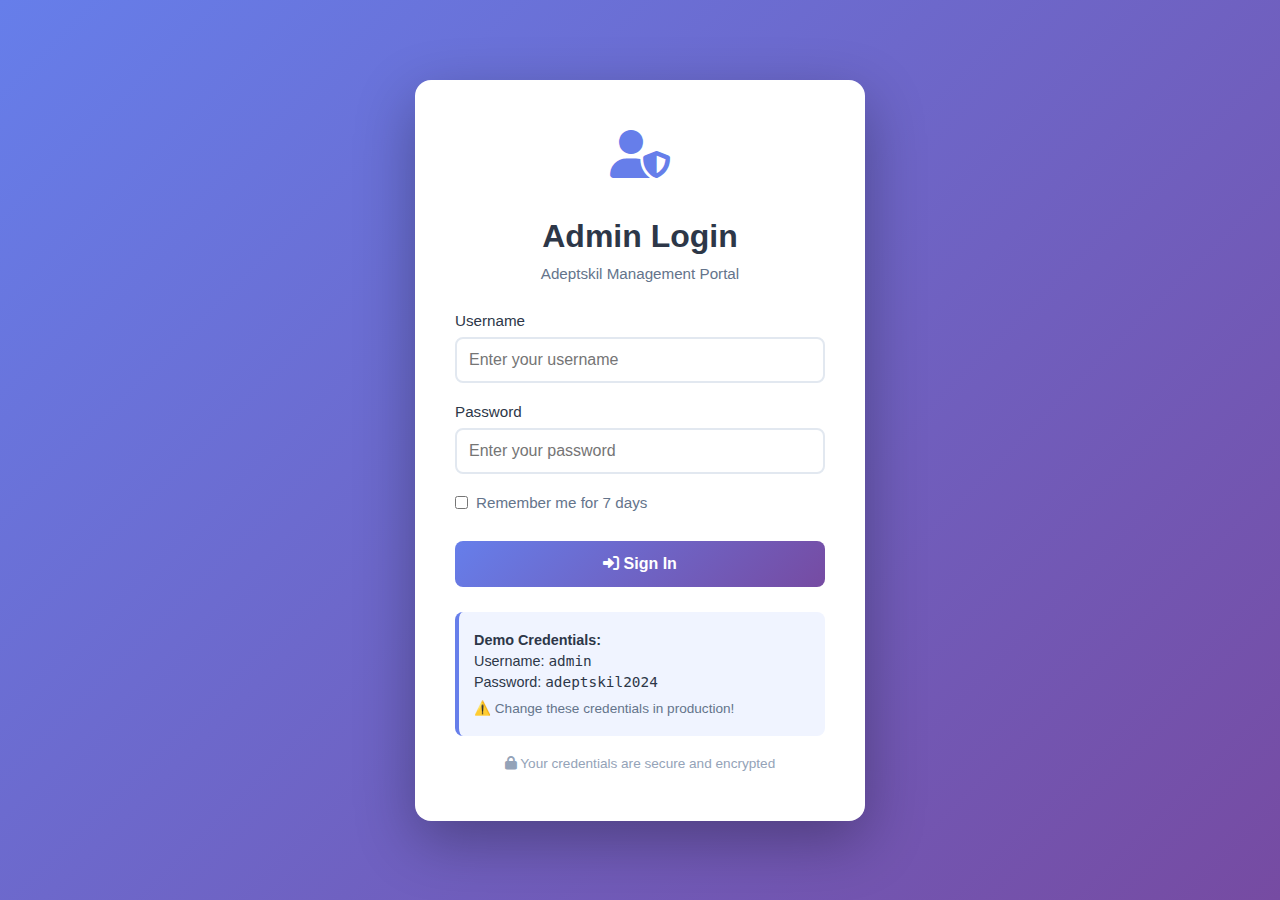
<file: admin-login.html>
<!DOCTYPE html>
<html lang="en">
<head>
    <meta charset="UTF-8">
    <meta name="viewport" content="width=device-width, initial-scale=1.0">
    <title>Admin Login - Adeptskil</title>
    <link rel="icon" type="image/jpeg" href="images/FAVICON.jpg">
    <link href="https://cdnjs.cloudflare.com/ajax/libs/font-awesome/6.0.0/css/all.min.css" rel="stylesheet">
    <style>
        * {
            margin: 0;
            padding: 0;
            box-sizing: border-box;
        }
        body {
            font-family: 'Segoe UI', Tahoma, Geneva, Verdana, sans-serif;
            background: linear-gradient(135deg, #667eea 0%, #764ba2 100%);
            min-height: 100vh;
            display: flex;
            align-items: center;
            justify-content: center;
            padding: 20px;
        }
        .login-container {
            background: white;
            border-radius: 16px;
            box-shadow: 0 20px 60px rgba(0,0,0,0.3);
            max-width: 450px;
            width: 100%;
            padding: 50px 40px;
        }
        .logo {
            text-align: center;
            margin-bottom: 40px;
        }
        .logo i {
            font-size: 3rem;
            color: #667eea;
            margin-bottom: 15px;
            display: block;
        }
        h1 {
            font-size: 2rem;
            color: #2d3748;
            margin-bottom: 10px;
            text-align: center;
        }
        .subtitle {
            text-align: center;
            color: #64748b;
            margin-bottom: 30px;
            font-size: 0.95rem;
        }
        .form-group {
            margin-bottom: 20px;
        }
        label {
            display: block;
            margin-bottom: 8px;
            font-weight: 500;
            color: #2d3748;
            font-size: 0.95rem;
        }
        input {
            width: 100%;
            padding: 12px;
            border: 2px solid #e2e8f0;
            border-radius: 8px;
            font-size: 1rem;
            transition: all 0.3s ease;
        }
        input:focus {
            outline: none;
            border-color: #667eea;
            box-shadow: 0 0 0 3px rgba(102, 126, 234, 0.1);
        }
        .remember-me {
            display: flex;
            align-items: center;
            margin: 20px 0;
            font-size: 0.95rem;
        }
        .remember-me input {
            width: auto;
            margin-right: 8px;
            cursor: pointer;
        }
        .remember-me label {
            margin: 0;
            cursor: pointer;
            color: #64748b;
        }
        .login-btn {
            width: 100%;
            padding: 14px;
            background: linear-gradient(135deg, #667eea 0%, #764ba2 100%);
            color: white;
            border: none;
            border-radius: 8px;
            font-size: 1rem;
            font-weight: 600;
            cursor: pointer;
            transition: all 0.3s ease;
            margin-top: 10px;
        }
        .login-btn:hover {
            transform: translateY(-2px);
            box-shadow: 0 10px 25px rgba(102, 126, 234, 0.3);
        }
        .login-btn:active {
            transform: translateY(0);
        }
        .error-message {
            background: #fee2e2;
            border: 1px solid #fca5a5;
            color: #991b1b;
            padding: 12px;
            border-radius: 8px;
            margin-bottom: 20px;
            display: none;
        }
        .error-message.show {
            display: block;
        }
        .footer {
            text-align: center;
            margin-top: 20px;
            color: #94a3b8;
            font-size: 0.85rem;
        }
        .info-box {
            background: #f0f4ff;
            border-left: 4px solid #667eea;
            padding: 15px;
            border-radius: 8px;
            margin-top: 25px;
        }
        .info-box p {
            color: #2d3748;
            margin: 5px 0;
            font-size: 0.9rem;
        }
    </style>
</head>
<body>
    <div class="login-container">
        <div class="logo">
            <i class="fas fa-user-shield"></i>
        </div>
        
        <h1>Admin Login</h1>
        <p class="subtitle">Adeptskil Management Portal</p>
        
        <div id="errorMessage" class="error-message">
            <i class="fas fa-exclamation-circle"></i> <span id="errorText"></span>
        </div>
        
        <form id="loginForm" method="POST" action="admin_auth.php">
            <div class="form-group">
                <label for="username">Username</label>
                <input 
                    type="text" 
                    id="username" 
                    name="username" 
                    placeholder="Enter your username"
                    required
                    autocomplete="username"
                >
            </div>
            
            <div class="form-group">
                <label for="password">Password</label>
                <input 
                    type="password" 
                    id="password" 
                    name="password" 
                    placeholder="Enter your password"
                    required
                    autocomplete="current-password"
                >
            </div>
            
            <div class="remember-me">
                <input type="checkbox" id="remember" name="remember" value="1">
                <label for="remember">Remember me for 7 days</label>
            </div>
            
            <button type="submit" class="login-btn">
                <i class="fas fa-sign-in-alt"></i> Sign In
            </button>
        </form>
        
        <div class="info-box">
            <p><strong>Demo Credentials:</strong></p>
            <p>Username: <code>admin</code></p>
            <p>Password: <code>adeptskil2024</code></p>
            <p style="margin-top: 10px; font-size: 0.85rem; color: #64748b;">⚠️ Change these credentials in production!</p>
        </div>
        
        <div class="footer">
            <p><i class="fas fa-lock"></i> Your credentials are secure and encrypted</p>
        </div>
    </div>

    <script>
        const urlParams = new URLSearchParams(window.location.search);
        if (urlParams.get('error')) {
            showError(urlParams.get('error'));
        }
        
        function showError(message) {
            const errorBox = document.getElementById('errorMessage');
            const errorText = document.getElementById('errorText');
            
            const errors = {
                'invalid': 'Invalid username or password',
                'expired': 'Your session has expired. Please login again.',
                'unauthorized': 'You do not have access to this page',
                'logout': 'You have been logged out successfully'
            };
            
            errorText.textContent = errors[message] || message;
            if (message !== 'logout') {
                errorBox.classList.add('show');
            }
        }
    </script>
</body>
</html>
</file>
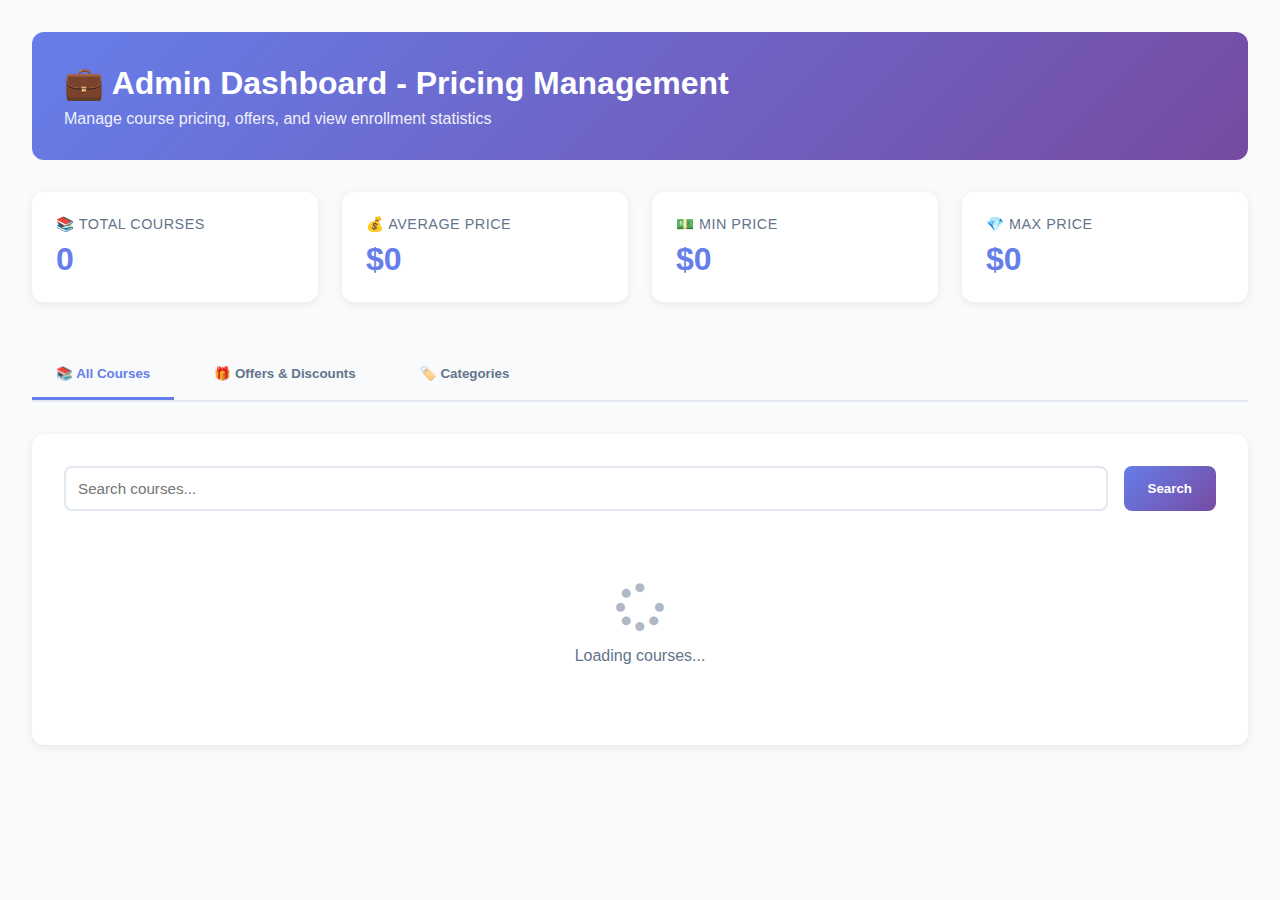
<file: admin_pricing.html>
<!DOCTYPE html>
<html lang="en">
<head>
    <meta charset="UTF-8">
    <meta name="viewport" content="width=device-width, initial-scale=1.0">
    <title>Admin - Pricing Management - Adeptskil</title>
    <link rel="stylesheet" href="https://cdnjs.cloudflare.com/ajax/libs/font-awesome/6.0.0/css/all.min.css">
    <style>
        * {
            margin: 0;
            padding: 0;
            box-sizing: border-box;
        }

        body {
            font-family: -apple-system, BlinkMacSystemFont, 'Segoe UI', 'Roboto', sans-serif;
            background: #f8fafc;
            color: #1e293b;
        }

        .admin-container {
            max-width: 1400px;
            margin: 0 auto;
            padding: 2rem;
        }

        .admin-header {
            background: linear-gradient(135deg, #667eea, #764ba2);
            color: white;
            padding: 2rem;
            border-radius: 12px;
            margin-bottom: 2rem;
        }

        .admin-header h1 {
            font-size: 2rem;
            margin-bottom: 0.5rem;
        }

        .admin-header p {
            opacity: 0.9;
        }

        .dashboard-grid {
            display: grid;
            grid-template-columns: repeat(auto-fit, minmax(250px, 1fr));
            gap: 1.5rem;
            margin-bottom: 3rem;
        }

        .stats-card {
            background: white;
            padding: 1.5rem;
            border-radius: 12px;
            box-shadow: 0 2px 8px rgba(0,0,0,0.08);
        }

        .stats-card .stat-label {
            color: #64748b;
            font-size: 0.9rem;
            margin-bottom: 0.5rem;
            text-transform: uppercase;
            letter-spacing: 0.5px;
        }

        .stats-card .stat-value {
            font-size: 2rem;
            font-weight: 700;
            color: #667eea;
        }

        .tabs {
            display: flex;
            gap: 1rem;
            margin-bottom: 2rem;
            border-bottom: 2px solid #e2e8f0;
        }

        .tab-btn {
            background: none;
            border: none;
            padding: 1rem 1.5rem;
            border-bottom: 3px solid transparent;
            cursor: pointer;
            font-weight: 600;
            color: #64748b;
            transition: all 0.3s ease;
        }

        .tab-btn.active {
            color: #667eea;
            border-bottom-color: #667eea;
        }

        .tab-content {
            display: none;
            background: white;
            border-radius: 12px;
            padding: 2rem;
            box-shadow: 0 2px 8px rgba(0,0,0,0.08);
        }

        .tab-content.active {
            display: block;
        }

        .course-table {
            width: 100%;
            border-collapse: collapse;
            font-size: 0.9rem;
        }

        .course-table thead {
            background: #f8fafc;
        }

        .course-table th {
            padding: 1rem;
            text-align: left;
            font-weight: 600;
            border-bottom: 2px solid #e2e8f0;
            color: #475569;
        }

        .course-table td {
            padding: 1rem;
            border-bottom: 1px solid #e2e8f0;
        }

        .course-table tr:hover {
            background: #f8fafc;
        }

        .badge {
            display: inline-block;
            padding: 0.4rem 0.8rem;
            border-radius: 6px;
            font-size: 0.85rem;
            font-weight: 600;
        }

        .badge.category {
            background: #e0e7ff;
            color: #667eea;
        }

        .price-badge {
            background: #dcfce7;
            color: #15803d;
            font-weight: 700;
        }

        .offers-grid {
            display: grid;
            grid-template-columns: repeat(auto-fit, minmax(280px, 1fr));
            gap: 1.5rem;
        }

        .offer-card {
            border: 2px solid #e2e8f0;
            border-radius: 12px;
            padding: 1.5rem;
            transition: all 0.3s ease;
        }

        .offer-card:hover {
            border-color: #667eea;
            box-shadow: 0 4px 12px rgba(102, 126, 234, 0.1);
        }

        .offer-card h3 {
            font-size: 1.2rem;
            margin-bottom: 0.5rem;
            color: #1e293b;
        }

        .offer-code {
            display: inline-block;
            background: #667eea;
            color: white;
            padding: 0.4rem 0.8rem;
            border-radius: 6px;
            font-family: 'Courier New', monospace;
            font-weight: 700;
            margin-bottom: 1rem;
            font-size: 0.9rem;
        }

        .offer-details {
            color: #64748b;
            line-height: 1.6;
            font-size: 0.95rem;
        }

        .offer-details p {
            margin-bottom: 0.5rem;
        }

        .form-group {
            margin-bottom: 1.5rem;
        }

        .form-group label {
            display: block;
            margin-bottom: 0.5rem;
            font-weight: 600;
            color: #2d3748;
        }

        .form-control {
            width: 100%;
            padding: 0.75rem;
            border: 2px solid #e2e8f0;
            border-radius: 8px;
            font-size: 0.95rem;
            font-family: inherit;
        }

        .form-control:focus {
            outline: none;
            border-color: #667eea;
            box-shadow: 0 0 0 3px rgba(102, 126, 234, 0.1);
        }

        .btn {
            padding: 0.75rem 1.5rem;
            border: none;
            border-radius: 8px;
            cursor: pointer;
            font-weight: 600;
            transition: all 0.3s ease;
        }

        .btn-primary {
            background: linear-gradient(135deg, #667eea, #764ba2);
            color: white;
        }

        .btn-primary:hover {
            transform: translateY(-2px);
            box-shadow: 0 4px 12px rgba(102, 126, 234, 0.3);
        }

        .btn-secondary {
            background: #e2e8f0;
            color: #2d3748;
        }

        .btn-secondary:hover {
            background: #cbd5e1;
        }

        .search-box {
            display: flex;
            gap: 1rem;
            margin-bottom: 1.5rem;
        }

        .search-box input {
            flex: 1;
            padding: 0.75rem;
            border: 2px solid #e2e8f0;
            border-radius: 8px;
            font-size: 0.95rem;
        }

        .message {
            padding: 1rem;
            border-radius: 8px;
            margin-bottom: 1.5rem;
            display: none;
        }

        .message.success {
            background: #ecfdf5;
            border: 1px solid #10b981;
            color: #047857;
        }

        .message.error {
            background: #fef2f2;
            border: 1px solid #ef4444;
            color: #991b1b;
        }

        .message.show {
            display: block;
        }

        .empty-state {
            text-align: center;
            padding: 3rem;
            color: #64748b;
        }

        .empty-state i {
            font-size: 3rem;
            margin-bottom: 1rem;
            opacity: 0.5;
        }

        @media (max-width: 768px) {
            .admin-container {
                padding: 1rem;
            }

            .dashboard-grid {
                grid-template-columns: 1fr;
            }

            .course-table {
                font-size: 0.85rem;
            }

            .course-table th,
            .course-table td {
                padding: 0.75rem;
            }
        }
    </style>
</head>
<body>
    <div class="admin-container">
        <!-- Header -->
        <div class="admin-header">
            <h1>💼 Admin Dashboard - Pricing Management</h1>
            <p>Manage course pricing, offers, and view enrollment statistics</p>
        </div>

        <!-- Stats Cards -->
        <div class="dashboard-grid">
            <div class="stats-card">
                <div class="stat-label">📚 Total Courses</div>
                <div class="stat-value" id="totalCourses">0</div>
            </div>
            <div class="stats-card">
                <div class="stat-label">💰 Average Price</div>
                <div class="stat-value" id="avgPrice">$0</div>
            </div>
            <div class="stats-card">
                <div class="stat-label">💵 Min Price</div>
                <div class="stat-value" id="minPrice">$0</div>
            </div>
            <div class="stats-card">
                <div class="stat-label">💎 Max Price</div>
                <div class="stat-value" id="maxPrice">$0</div>
            </div>
        </div>

        <!-- Tabs -->
        <div class="tabs">
            <button class="tab-btn active" onclick="switchTab('courses')">
                📚 All Courses
            </button>
            <button class="tab-btn" onclick="switchTab('offers')">
                🎁 Offers & Discounts
            </button>
            <button class="tab-btn" onclick="switchTab('categories')">
                🏷️ Categories
            </button>
        </div>

        <!-- Tab: All Courses -->
        <div class="tab-content active" id="courses-tab">
            <div class="search-box">
                <input type="text" id="courseSearch" placeholder="Search courses...">
                <button class="btn btn-primary" onclick="searchCourses()">Search</button>
            </div>
            <div id="coursesContainer">
                <div class="empty-state">
                    <i class="fas fa-spinner fa-spin"></i>
                    <p>Loading courses...</p>
                </div>
            </div>
        </div>

        <!-- Tab: Offers -->
        <div class="tab-content" id="offers-tab">
            <h2 style="margin-bottom: 2rem;">🎁 Active Offers</h2>
            <div class="offers-grid" id="offersContainer">
                <!-- Populated by JavaScript -->
            </div>
        </div>

        <!-- Tab: Categories -->
        <div class="tab-content" id="categories-tab">
            <h2 style="margin-bottom: 2rem;">📊 Courses by Category</h2>
            <div id="categoriesContainer">
                <!-- Populated by JavaScript -->
            </div>
        </div>
    </div>

    <script>
        // API Functions
        async function getAllCourses() {
            try {
                const response = await fetch('course_pricing_manager.php?action=calculate_prices');
                return await response.json();
            } catch (error) {
                console.error('Error fetching courses:', error);
                return null;
            }
        }

        async function getOffers() {
            try {
                const response = await fetch('course_pricing_manager.php?action=get_offers');
                return await response.json();
            } catch (error) {
                console.error('Error fetching offers:', error);
                return null;
            }
        }

        // Initialize Dashboard
        async function initializeDashboard() {
            const data = await getAllCourses();
            
            if (data) {
                // Update stats
                document.getElementById('totalCourses').textContent = data.total_courses;
                document.getElementById('avgPrice').textContent = '$' + data.price_range.average;
                document.getElementById('minPrice').textContent = '$' + data.price_range.min;
                document.getElementById('maxPrice').textContent = '$' + data.price_range.max;

                // Display courses
                displayCourses(data.courses);
            }

            // Load offers
            const offersData = await getOffers();
            if (offersData) {
                displayOffers(offersData.offers);
            }
        }

        // Display all courses
        function displayCourses(courses) {
            const container = document.getElementById('coursesContainer');
            
            let html = `
                <table class="course-table">
                    <thead>
                        <tr>
                            <th>Course Name</th>
                            <th>Category</th>
                            <th>Duration</th>
                            <th>Price</th>
                        </tr>
                    </thead>
                    <tbody>
            `;

            courses.forEach(course => {
                html += `
                    <tr>
                        <td>${course.name}</td>
                        <td><span class="badge category">${course.category}</span></td>
                        <td>${course.duration}</td>
                        <td><span class="badge price-badge">${course.price}</span></td>
                    </tr>
                `;
            });

            html += `
                    </tbody>
                </table>
            `;

            container.innerHTML = html;
        }

        // Display offers
        function displayOffers(offers) {
            const container = document.getElementById('offersContainer');
            
            const offerDetails = {
                'WELCOME15': {
                    title: '🎉 Welcome Offer',
                    desc: '15% off for new customers',
                    eligibility: 'Valid for: All courses\nRestrictions: First-time customers only'
                },
                'TEAM20': {
                    title: '👥 Team Training Offer',
                    desc: '20% off when enrolling 5+ people',
                    eligibility: 'Valid for: All courses\nMinimum: 5 participants'
                },
                'EXTENDED25': {
                    title: '📚 Extended Training Offer',
                    desc: '25% off for courses 3+ days',
                    eligibility: 'Valid for: All courses\nMinimum: 3-day courses'
                },
                'CORPORATE30': {
                    title: '🏢 Corporate Annual Package',
                    desc: '30% off + Unlimited access for 1 year',
                    eligibility: 'Investment: $9,999/year\nBenefit: All 134+ courses'
                }
            };

            let html = '';
            offers.forEach(offer => {
                const details = offerDetails[offer.code] || {};
                html += `
                    <div class="offer-card">
                        <h3>${details.title}</h3>
                        <div class="offer-code">${offer.code}</div>
                        <div class="offer-details">
                            <p><strong>Discount:</strong> ${offer.discount_percent}%</p>
                            <p>${details.desc}</p>
                            <p style="margin-top: 1rem; padding-top: 1rem; border-top: 1px solid #e2e8f0;">
                                <strong>Eligibility:</strong> ${details.eligibility.replace(/\n/g, '<br>')}
                            </p>
                        </div>
                    </div>
                `;
            });

            container.innerHTML = html;
        }

        // Tab switching
        function switchTab(tabName) {
            // Hide all tabs
            document.querySelectorAll('.tab-content').forEach(el => {
                el.classList.remove('active');
            });
            document.querySelectorAll('.tab-btn').forEach(el => {
                el.classList.remove('active');
            });

            // Show selected tab
            document.getElementById(tabName + '-tab').classList.add('active');
            event.target.classList.add('active');
        }

        // Search courses
        function searchCourses() {
            const searchTerm = document.getElementById('courseSearch').value.toLowerCase();
            const rows = document.querySelectorAll('.course-table tbody tr');
            
            rows.forEach(row => {
                const text = row.textContent.toLowerCase();
                row.style.display = text.includes(searchTerm) ? '' : 'none';
            });
        }

        // Initialize on load
        window.addEventListener('load', initializeDashboard);
    </script>
</body>
</html>
</file>
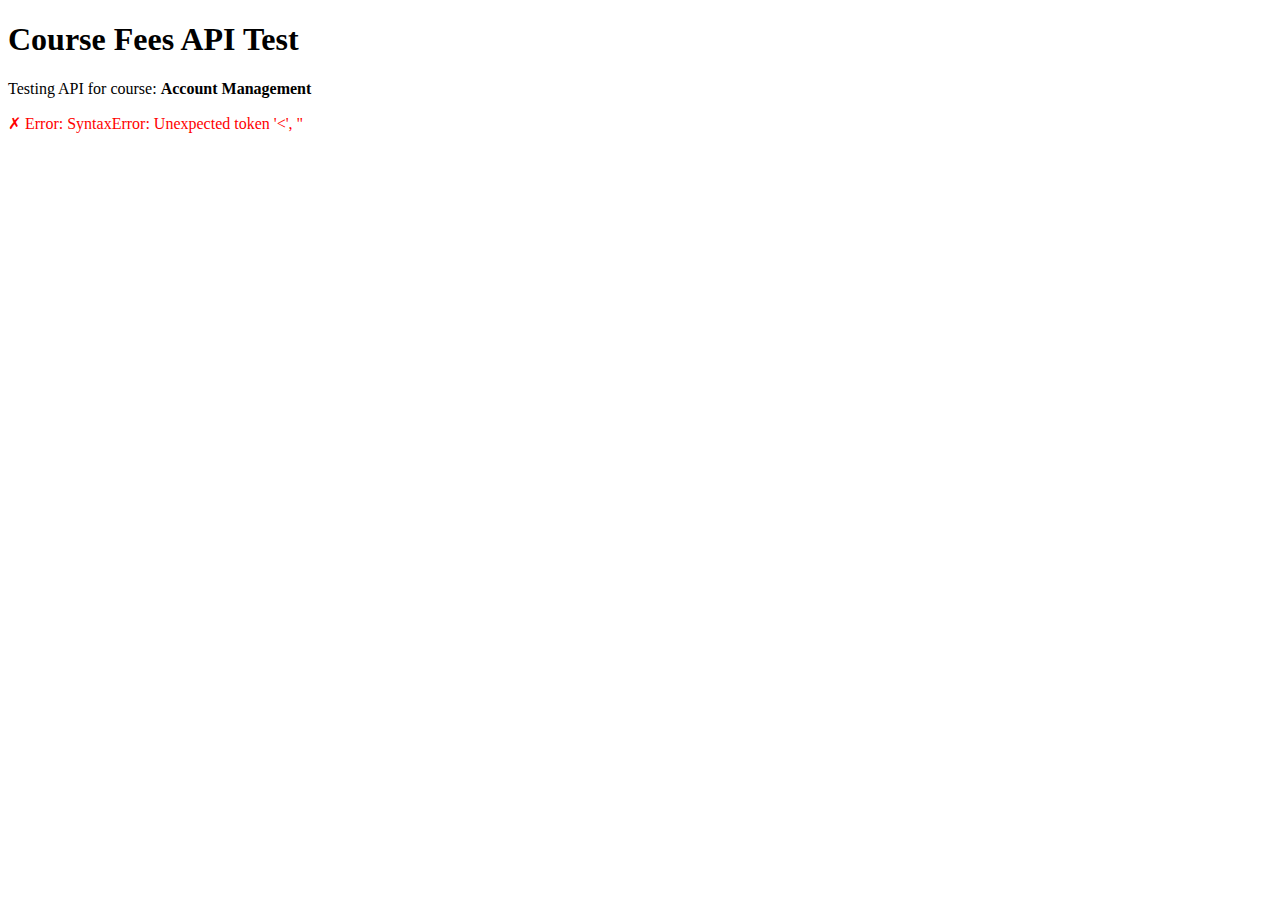
<file: api-test.html>
<!DOCTYPE html>
<html>
<head>
    <title>API Test</title>
</head>
<body>
    <h1>Course Fees API Test</h1>
    <div id="result"></div>

    <script>
        const courseName = new URLSearchParams(window.location.search).get('course') || 'Account Management';
        
        async function testAPI() {
            const resultDiv = document.getElementById('result');
            resultDiv.innerHTML = `<p>Testing API for course: <strong>${courseName}</strong></p>`;
            
            try {
                const url = `course_fees_api.php?action=get_course&course=${encodeURIComponent(courseName)}`;
                const response = await fetch(url);
                const data = await response.json();
                
                resultDiv.innerHTML += `<p>Status: ${response.status}</p>`;
                resultDiv.innerHTML += `<p>Response: <pre>${JSON.stringify(data, null, 2)}</pre></p>`;
                
                if (data.success && data.data) {
                    resultDiv.innerHTML += `<p style="color: green;">✓ API works! Pricing options found.</p>`;
                } else {
                    resultDiv.innerHTML += `<p style="color: red;">✗ API error: ${data.error}</p>`;
                }
            } catch (error) {
                resultDiv.innerHTML += `<p style="color: red;">✗ Error: ${error}</p>`;
            }
        }
        
        testAPI();
    </script>
</body>
</html>
</file>
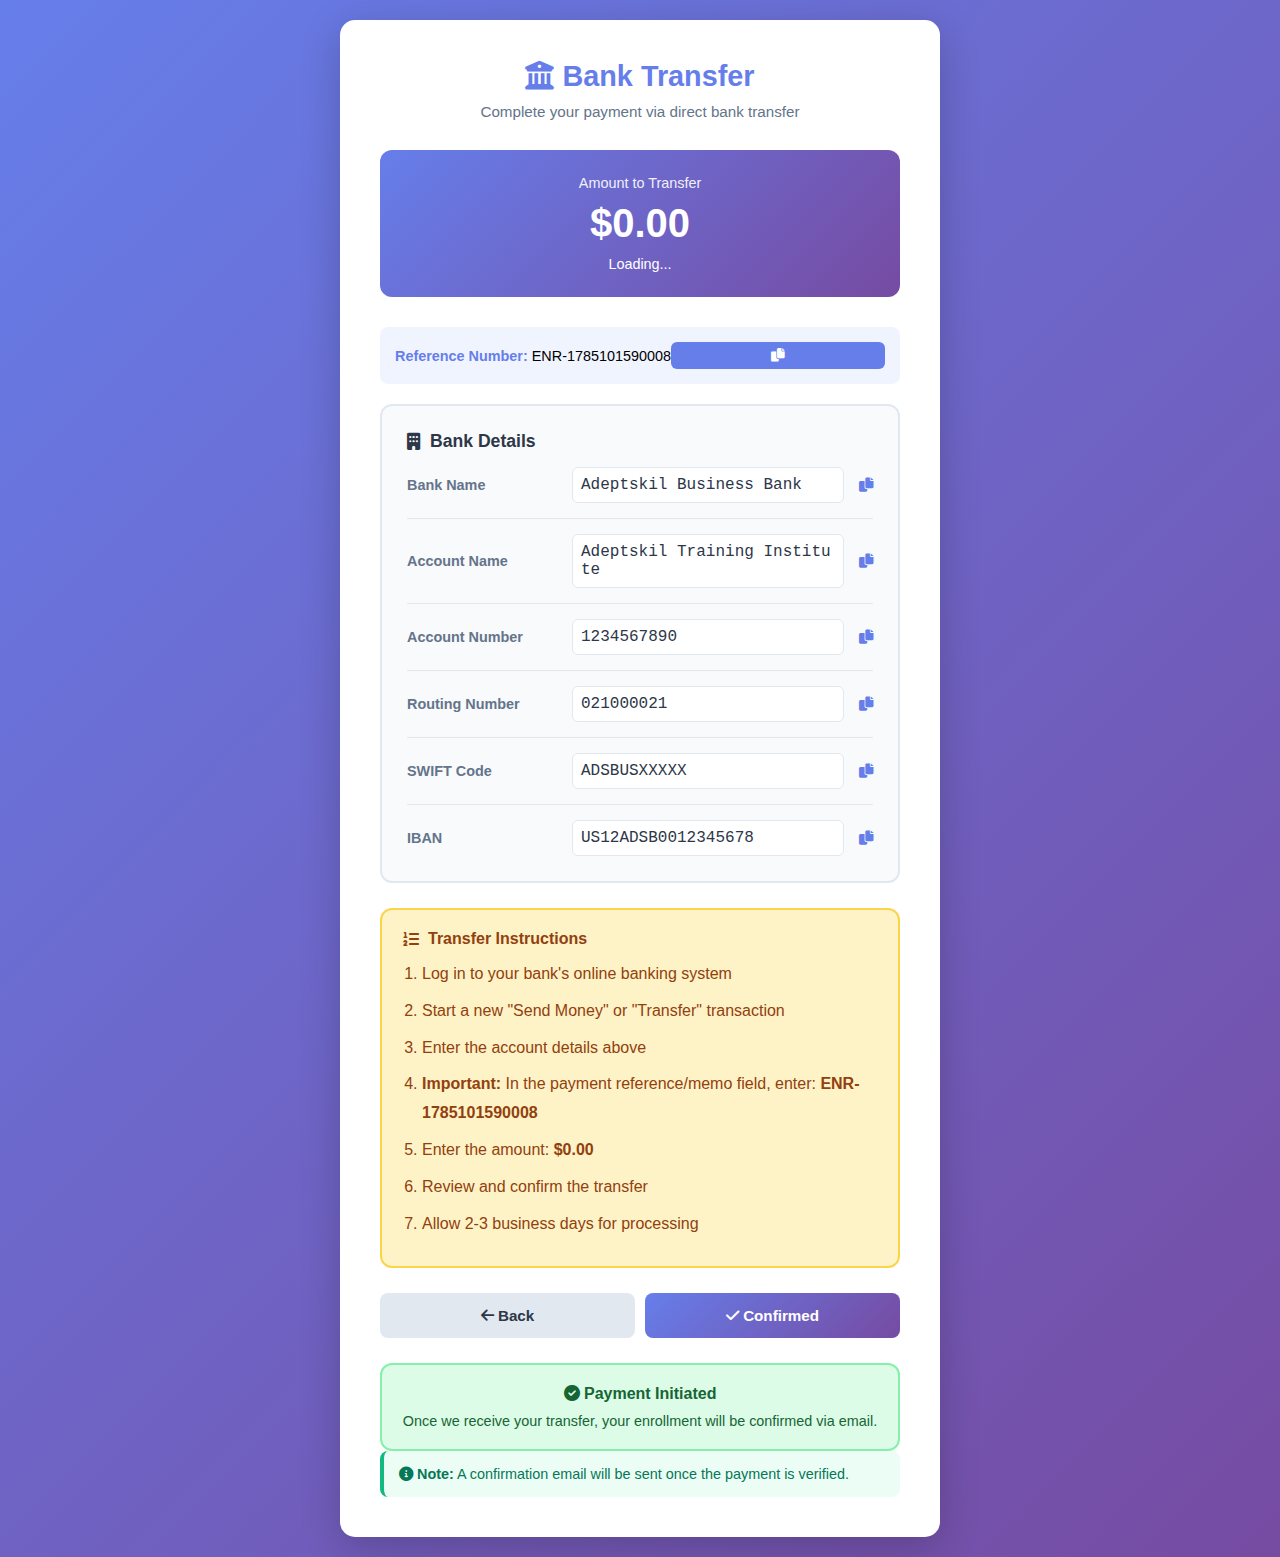
<file: bank_transfer_details.html>
<!DOCTYPE html>
<html lang="en">
<head>
    <meta charset="UTF-8">
    <meta name="viewport" content="width=device-width, initial-scale=1.0">
    <title>Bank Transfer Payment - Adeptskil</title>
    <link href="https://cdnjs.cloudflare.com/ajax/libs/font-awesome/6.0.0/css/all.min.css" rel="stylesheet">
    <style>
        * { margin: 0; padding: 0; box-sizing: border-box; }
        body {
            font-family: 'Segoe UI', Tahoma, Geneva, Verdana, sans-serif;
            background: linear-gradient(135deg, #667eea 0%, #764ba2 100%);
            min-height: 100vh;
            display: flex;
            align-items: center;
            justify-content: center;
            padding: 20px;
        }
        .container {
            background: white;
            border-radius: 15px;
            box-shadow: 0 10px 40px rgba(0,0,0,0.2);
            max-width: 600px;
            width: 100%;
            padding: 40px;
        }
        .header {
            text-align: center;
            margin-bottom: 30px;
        }
        .header h2 {
            color: #667eea;
            font-size: 1.8rem;
            margin-bottom: 10px;
        }
        .header p {
            color: #64748b;
            font-size: 0.95rem;
        }
        .amount-box {
            background: linear-gradient(135deg, #667eea 0%, #764ba2 100%);
            color: white;
            padding: 25px;
            border-radius: 12px;
            text-align: center;
            margin-bottom: 30px;
        }
        .amount-label {
            font-size: 0.9rem;
            opacity: 0.9;
            margin-bottom: 10px;
        }
        .amount-value {
            font-size: 2.5rem;
            font-weight: 700;
        }
        .invoice-ref {
            background: #f0f4ff;
            padding: 15px;
            border-radius: 8px;
            margin-bottom: 20px;
            font-size: 0.9rem;
            display: flex;
            justify-content: space-between;
            align-items: center;
        }
        .invoice-ref strong {
            color: #667eea;
        }
        .copy-btn {
            background: #667eea;
            color: white;
            border: none;
            padding: 6px 12px;
            border-radius: 6px;
            cursor: pointer;
            font-size: 0.85rem;
            transition: all 0.3s ease;
        }
        .copy-btn:hover {
            background: #5568d3;
        }
        .bank-details {
            background: #f8fafc;
            border: 2px solid #e2e8f0;
            border-radius: 12px;
            padding: 25px;
            margin-bottom: 25px;
        }
        .bank-details h3 {
            color: #2d3748;
            font-size: 1.1rem;
            margin-bottom: 15px;
            display: flex;
            align-items: center;
            gap: 10px;
        }
        .detail-row {
            display: grid;
            grid-template-columns: 150px 1fr auto;
            gap: 15px;
            margin-bottom: 15px;
            padding-bottom: 15px;
            border-bottom: 1px solid #e2e8f0;
            align-items: center;
        }
        .detail-row:last-child {
            border-bottom: none;
            margin-bottom: 0;
            padding-bottom: 0;
        }
        .detail-label {
            font-weight: 600;
            color: #64748b;
            font-size: 0.9rem;
        }
        .detail-value {
            color: #2d3748;
            font-family: 'Courier New', monospace;
            word-break: break-all;
            background: white;
            padding: 8px;
            border-radius: 6px;
            border: 1px solid #e2e8f0;
        }
        .copy-icon {
            cursor: pointer;
            color: #667eea;
            font-size: 0.9rem;
        }
        .instructions {
            background: #fef3c7;
            border: 2px solid #fcd34d;
            border-radius: 12px;
            padding: 20px;
            margin-bottom: 25px;
        }
        .instructions h4 {
            color: #92400e;
            margin-bottom: 12px;
            display: flex;
            align-items: center;
            gap: 8px;
        }
        .instructions ol {
            color: #92400e;
            margin-left: 20px;
            line-height: 1.8;
        }
        .instructions li {
            margin-bottom: 8px;
        }
        .button-group {
            display: flex;
            gap: 10px;
            margin-bottom: 25px;
        }
        button {
            flex: 1;
            padding: 14px;
            border: none;
            border-radius: 8px;
            font-weight: 600;
            cursor: pointer;
            transition: all 0.3s ease;
            font-size: 0.95rem;
        }
        .btn-primary {
            background: linear-gradient(135deg, #667eea 0%, #764ba2 100%);
            color: white;
        }
        .btn-primary:hover {
            transform: translateY(-2px);
            box-shadow: 0 8px 20px rgba(102, 126, 234, 0.3);
        }
        .btn-secondary {
            background: #e2e8f0;
            color: #2d3748;
        }
        .btn-secondary:hover {
            background: #cbd5e1;
        }
        .confirmation-box {
            background: #dcfce7;
            border: 2px solid #86efac;
            border-radius: 12px;
            padding: 20px;
            text-align: center;
        }
        .confirmation-box h4 {
            color: #166534;
            margin-bottom: 10px;
        }
        .confirmation-box p {
            color: #166534;
            font-size: 0.9rem;
        }
        .note {
            background: #ecfdf5;
            border-left: 4px solid #10b981;
            padding: 15px;
            border-radius: 8px;
            color: #047857;
            font-size: 0.9rem;
        }
        @media (max-width: 768px) {
            .detail-row {
                grid-template-columns: 1fr;
            }
            .button-group {
                flex-direction: column;
            }
        }
    </style>
</head>
<body>
    <div class="container">
        <div class="header">
            <h2><i class="fas fa-university"></i> Bank Transfer</h2>
            <p>Complete your payment via direct bank transfer</p>
        </div>

        <div class="amount-box">
            <div class="amount-label">Amount to Transfer</div>
            <div class="amount-value" id="paymentAmount">$0.00</div>
            <p style="margin-top: 10px; font-size: 0.9rem;" id="courseName">Loading...</p>
        </div>

        <div class="invoice-ref">
            <div>
                <strong>Reference Number:</strong> 
                <span id="invoiceNumber">ENR-XXXXX</span>
            </div>
            <button class="copy-btn" onclick="copyToClipboard(document.getElementById('invoiceNumber').textContent)">
                <i class="fas fa-copy"></i>
            </button>
        </div>

        <div class="bank-details">
            <h3><i class="fas fa-building"></i> Bank Details</h3>
            
            <div class="detail-row">
                <div class="detail-label">Bank Name</div>
                <div class="detail-value">Adeptskil Business Bank</div>
                <i class="fas fa-copy copy-icon" onclick="copyToClipboard('Adeptskil Business Bank')"></i>
            </div>

            <div class="detail-row">
                <div class="detail-label">Account Name</div>
                <div class="detail-value">Adeptskil Training Institute</div>
                <i class="fas fa-copy copy-icon" onclick="copyToClipboard('Adeptskil Training Institute')"></i>
            </div>

            <div class="detail-row">
                <div class="detail-label">Account Number</div>
                <div class="detail-value">1234567890</div>
                <i class="fas fa-copy copy-icon" onclick="copyToClipboard('1234567890')"></i>
            </div>

            <div class="detail-row">
                <div class="detail-label">Routing Number</div>
                <div class="detail-value">021000021</div>
                <i class="fas fa-copy copy-icon" onclick="copyToClipboard('021000021')"></i>
            </div>

            <div class="detail-row">
                <div class="detail-label">SWIFT Code</div>
                <div class="detail-value">ADSBUSXXXXX</div>
                <i class="fas fa-copy copy-icon" onclick="copyToClipboard('ADSBUSXXXXX')"></i>
            </div>

            <div class="detail-row">
                <div class="detail-label">IBAN</div>
                <div class="detail-value">US12ADSB0012345678</div>
                <i class="fas fa-copy copy-icon" onclick="copyToClipboard('US12ADSB0012345678')"></i>
            </div>
        </div>

        <div class="instructions">
            <h4><i class="fas fa-list-ol"></i> Transfer Instructions</h4>
            <ol>
                <li>Log in to your bank's online banking system</li>
                <li>Start a new "Send Money" or "Transfer" transaction</li>
                <li>Enter the account details above</li>
                <li><strong>Important:</strong> In the payment reference/memo field, enter: <strong id="referenceText">ENR-XXXXX</strong></li>
                <li>Enter the amount: <strong id="transferAmount">$0.00</strong></li>
                <li>Review and confirm the transfer</li>
                <li>Allow 2-3 business days for processing</li>
            </ol>
        </div>

        <div class="button-group">
            <button class="btn-secondary" onclick="goBack()">
                <i class="fas fa-arrow-left"></i> Back
            </button>
            <button class="btn-primary" onclick="confirmPaymentInitiated()">
                <i class="fas fa-check"></i> Confirmed
            </button>
        </div>

        <div class="confirmation-box">
            <h4><i class="fas fa-check-circle"></i> Payment Initiated</h4>
            <p>Once we receive your transfer, your enrollment will be confirmed via email.</p>
        </div>

        <div class="note">
            <i class="fas fa-info-circle"></i> <strong>Note:</strong> A confirmation email will be sent once the payment is verified.
        </div>
    </div>

    <script>
        // Load payment data from session
        function loadPaymentData() {
            const paymentData = JSON.parse(sessionStorage.getItem('paymentData'));
            const urlParams = new URLSearchParams(window.location.search);
            const invoice = urlParams.get('invoice') || 'ENR-' + Date.now();

            if (paymentData) {
                document.getElementById('paymentAmount').textContent = '$' + paymentData.amount.toFixed(2);
                document.getElementById('courseName').textContent = 'Course: ' + paymentData.enrollment.course;
                document.getElementById('transferAmount').textContent = '$' + paymentData.amount.toFixed(2);
            }

            document.getElementById('invoiceNumber').textContent = invoice;
            document.getElementById('referenceText').textContent = invoice;
        }

        // Copy to clipboard
        function copyToClipboard(text) {
            navigator.clipboard.writeText(text).then(() => {
                // Show temporary success message
                const originalText = event.target.innerHTML;
                event.target.innerHTML = '<i class="fas fa-check"></i>';
                setTimeout(() => {
                    event.target.innerHTML = originalText;
                }, 2000);
            }).catch(() => {
                alert('Failed to copy. Please try again.');
            });
        }

        // Confirm payment initiated
        function confirmPaymentInitiated() {
            const urlParams = new URLSearchParams(window.location.search);
            const invoice = urlParams.get('invoice');
            window.location.href = 'success.html?invoice=' + invoice + '&method=banktransfer&status=pending';
        }

        // Go back
        function goBack() {
            window.history.back();
        }

        // Load data on page load
        window.addEventListener('DOMContentLoaded', loadPaymentData);
    </script>
</body>
</html>
</file>
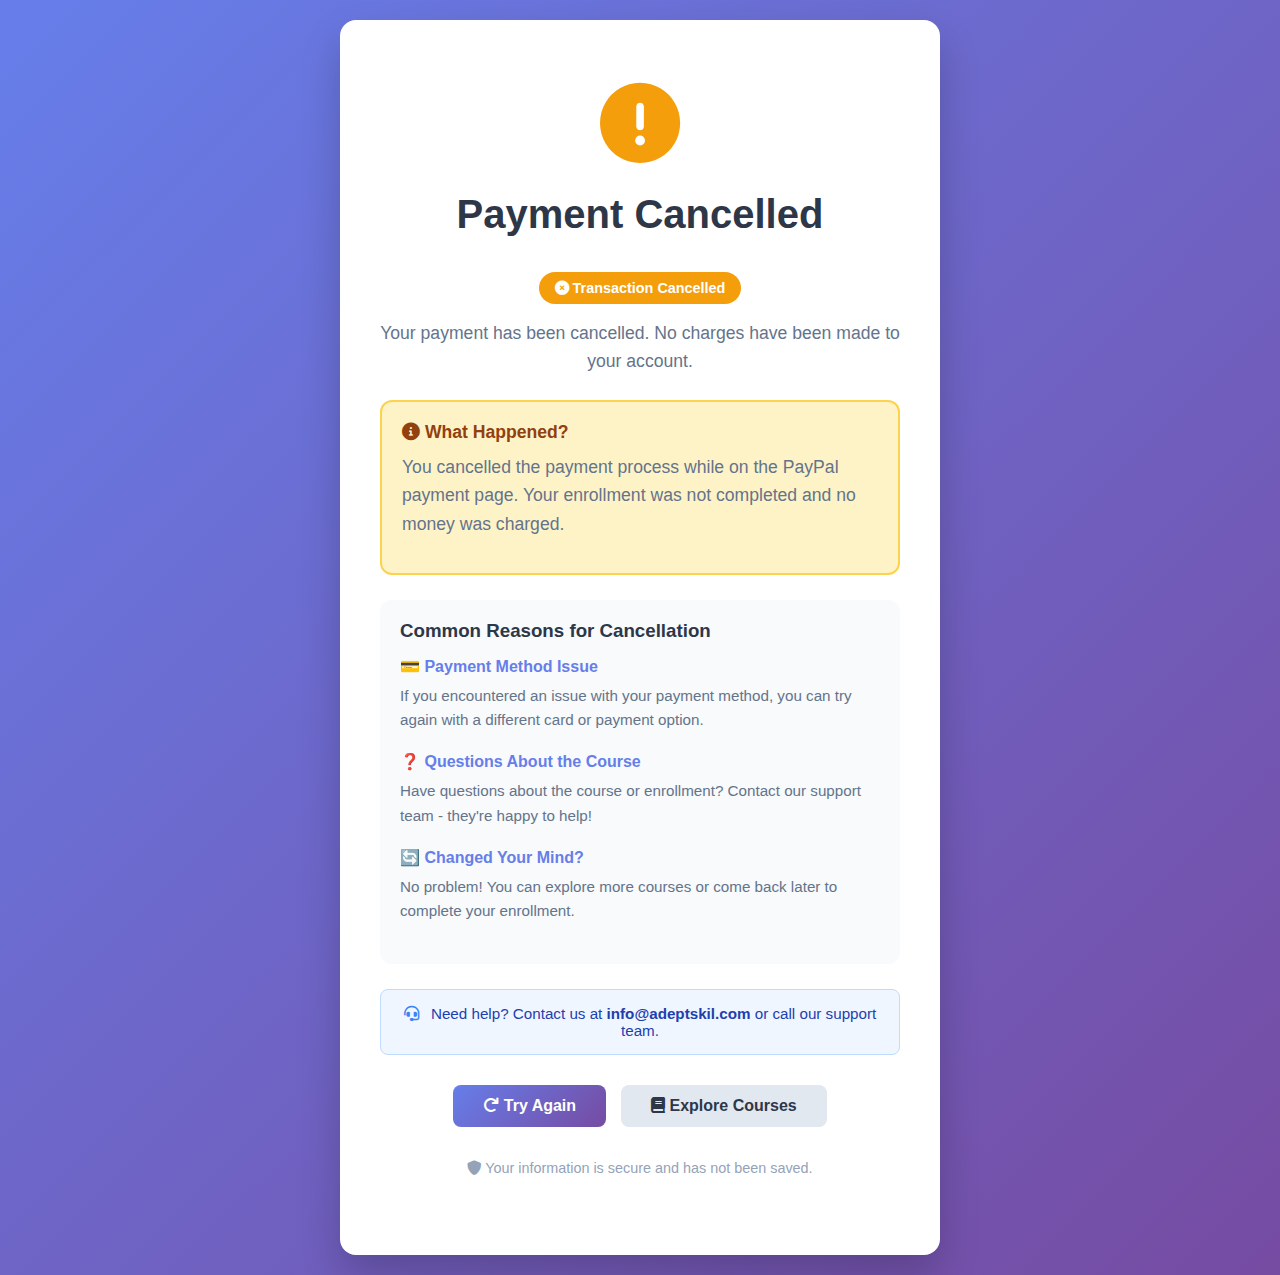
<file: cancel.html>
<!DOCTYPE html>
<html lang="en">
<head>
    <meta charset="UTF-8">
    <meta name="viewport" content="width=device-width, initial-scale=1.0">
    <title>Payment Cancelled - Adeptskil</title>
    <link rel="icon" type="image/jpeg" href="images/FAVICON.jpg">
    <link href="https://cdnjs.cloudflare.com/ajax/libs/font-awesome/6.0.0/css/all.min.css" rel="stylesheet">
    <style>
        * {
            margin: 0;
            padding: 0;
            box-sizing: border-box;
        }
        body {
            font-family: 'Segoe UI', Tahoma, Geneva, Verdana, sans-serif;
            background: linear-gradient(135deg, #667eea 0%, #764ba2 100%);
            min-height: 100vh;
            display: flex;
            align-items: center;
            justify-content: center;
            padding: 20px;
        }
        .container {
            background: white;
            border-radius: 16px;
            box-shadow: 0 20px 40px rgba(0,0,0,0.2);
            max-width: 600px;
            width: 100%;
            padding: 60px 40px;
            text-align: center;
        }
        .alert-icon {
            font-size: 5rem;
            color: #f59e0b;
            margin-bottom: 20px;
            animation: shake 0.5s ease-out;
        }
        @keyframes shake {
            0%, 100% { transform: translateX(0); }
            25% { transform: translateX(-10px); }
            75% { transform: translateX(10px); }
        }
        h1 {
            font-size: 2.5rem;
            color: #2d3748;
            margin-bottom: 20px;
            font-weight: 700;
        }
        p {
            font-size: 1.1rem;
            color: #64748b;
            margin-bottom: 15px;
            line-height: 1.6;
        }
        .status-badge {
            display: inline-block;
            background: #f59e0b;
            color: white;
            padding: 8px 16px;
            border-radius: 20px;
            font-size: 0.9rem;
            font-weight: 600;
            margin: 15px 0;
        }
        .info-box {
            background: #fef3c7;
            border: 2px solid #fcd34d;
            color: #92400e;
            padding: 20px;
            border-radius: 12px;
            margin: 25px 0;
            text-align: left;
        }
        .info-box h3 {
            margin-bottom: 10px;
            font-size: 1.1rem;
        }
        .info-box ul {
            margin: 10px 0;
            padding-left: 20px;
        }
        .info-box li {
            margin: 8px 0;
        }
        .faq-section {
            background: #f8fafc;
            padding: 20px;
            border-radius: 12px;
            margin: 25px 0;
            text-align: left;
        }
        .faq-item {
            margin-bottom: 20px;
        }
        .faq-item h4 {
            color: #667eea;
            margin-bottom: 8px;
            font-size: 1rem;
        }
        .faq-item p {
            font-size: 0.95rem;
            margin: 0;
        }
        .buttons {
            margin-top: 30px;
            display: flex;
            gap: 15px;
            justify-content: center;
            flex-wrap: wrap;
        }
        a, button {
            display: inline-block;
            padding: 12px 30px;
            border-radius: 8px;
            text-decoration: none;
            font-weight: 600;
            transition: all 0.3s ease;
            cursor: pointer;
            border: none;
            font-size: 1rem;
        }
        .btn-primary {
            background: linear-gradient(135deg, #667eea 0%, #764ba2 100%);
            color: white;
        }
        .btn-primary:hover {
            transform: translateY(-2px);
            box-shadow: 0 10px 20px rgba(102, 126, 234, 0.3);
        }
        .btn-secondary {
            background: #e2e8f0;
            color: #2d3748;
        }
        .btn-secondary:hover {
            background: #cbd5e1;
        }
        .support-section {
            background: #eff6ff;
            border: 1px solid #bfdbfe;
            color: #1e40af;
            padding: 15px;
            border-radius: 8px;
            font-size: 0.95rem;
            margin: 20px 0;
        }
        .support-section i {
            color: #3b82f6;
            margin-right: 8px;
        }
    </style>
</head>
<body>
    <div class="container">
        <div class="alert-icon">
            <i class="fas fa-exclamation-circle"></i>
        </div>
        
        <h1>Payment Cancelled</h1>
        
        <div class="status-badge">
            <i class="fas fa-times-circle"></i> Transaction Cancelled
        </div>
        
        <p>Your payment has been cancelled. No charges have been made to your account.</p>
        
        <div class="info-box">
            <h3><i class="fas fa-info-circle"></i> What Happened?</h3>
            <p>You cancelled the payment process while on the PayPal payment page. Your enrollment was not completed and no money was charged.</p>
        </div>
        
        <div class="faq-section">
            <h3 style="color: #2d3748; margin-bottom: 15px;">Common Reasons for Cancellation</h3>
            
            <div class="faq-item">
                <h4>💳 Payment Method Issue</h4>
                <p>If you encountered an issue with your payment method, you can try again with a different card or payment option.</p>
            </div>
            
            <div class="faq-item">
                <h4>❓ Questions About the Course</h4>
                <p>Have questions about the course or enrollment? Contact our support team - they're happy to help!</p>
            </div>
            
            <div class="faq-item">
                <h4>🔄 Changed Your Mind?</h4>
                <p>No problem! You can explore more courses or come back later to complete your enrollment.</p>
            </div>
        </div>
        
        <div class="support-section">
            <i class="fas fa-headset"></i> Need help? Contact us at <strong>info@adeptskil.com</strong> or call our support team.
        </div>
        
        <div class="buttons">
            <a href="enrollment.html" class="btn-primary">
                <i class="fas fa-redo"></i> Try Again
            </a>
            <a href="courses.html" class="btn-secondary">
                <i class="fas fa-book"></i> Explore Courses
            </a>
        </div>
        
        <p style="font-size: 0.9rem; color: #94a3b8; margin-top: 30px;">
            <i class="fas fa-shield-alt"></i> Your information is secure and has not been saved.
        </p>
    </div>

    <script>
        // Clear enrollment data when user cancels
        function clearEnrollmentData() {
            localStorage.removeItem('adeptskil_enrollment_data');
            console.log('Enrollment data cleared');
        }
        
        // Clear data when page loads
        document.addEventListener('DOMContentLoaded', clearEnrollmentData);
        
        // Also clear on page unload
        window.addEventListener('beforeunload', clearEnrollmentData);
    </script>
</body>
</html>
</file>
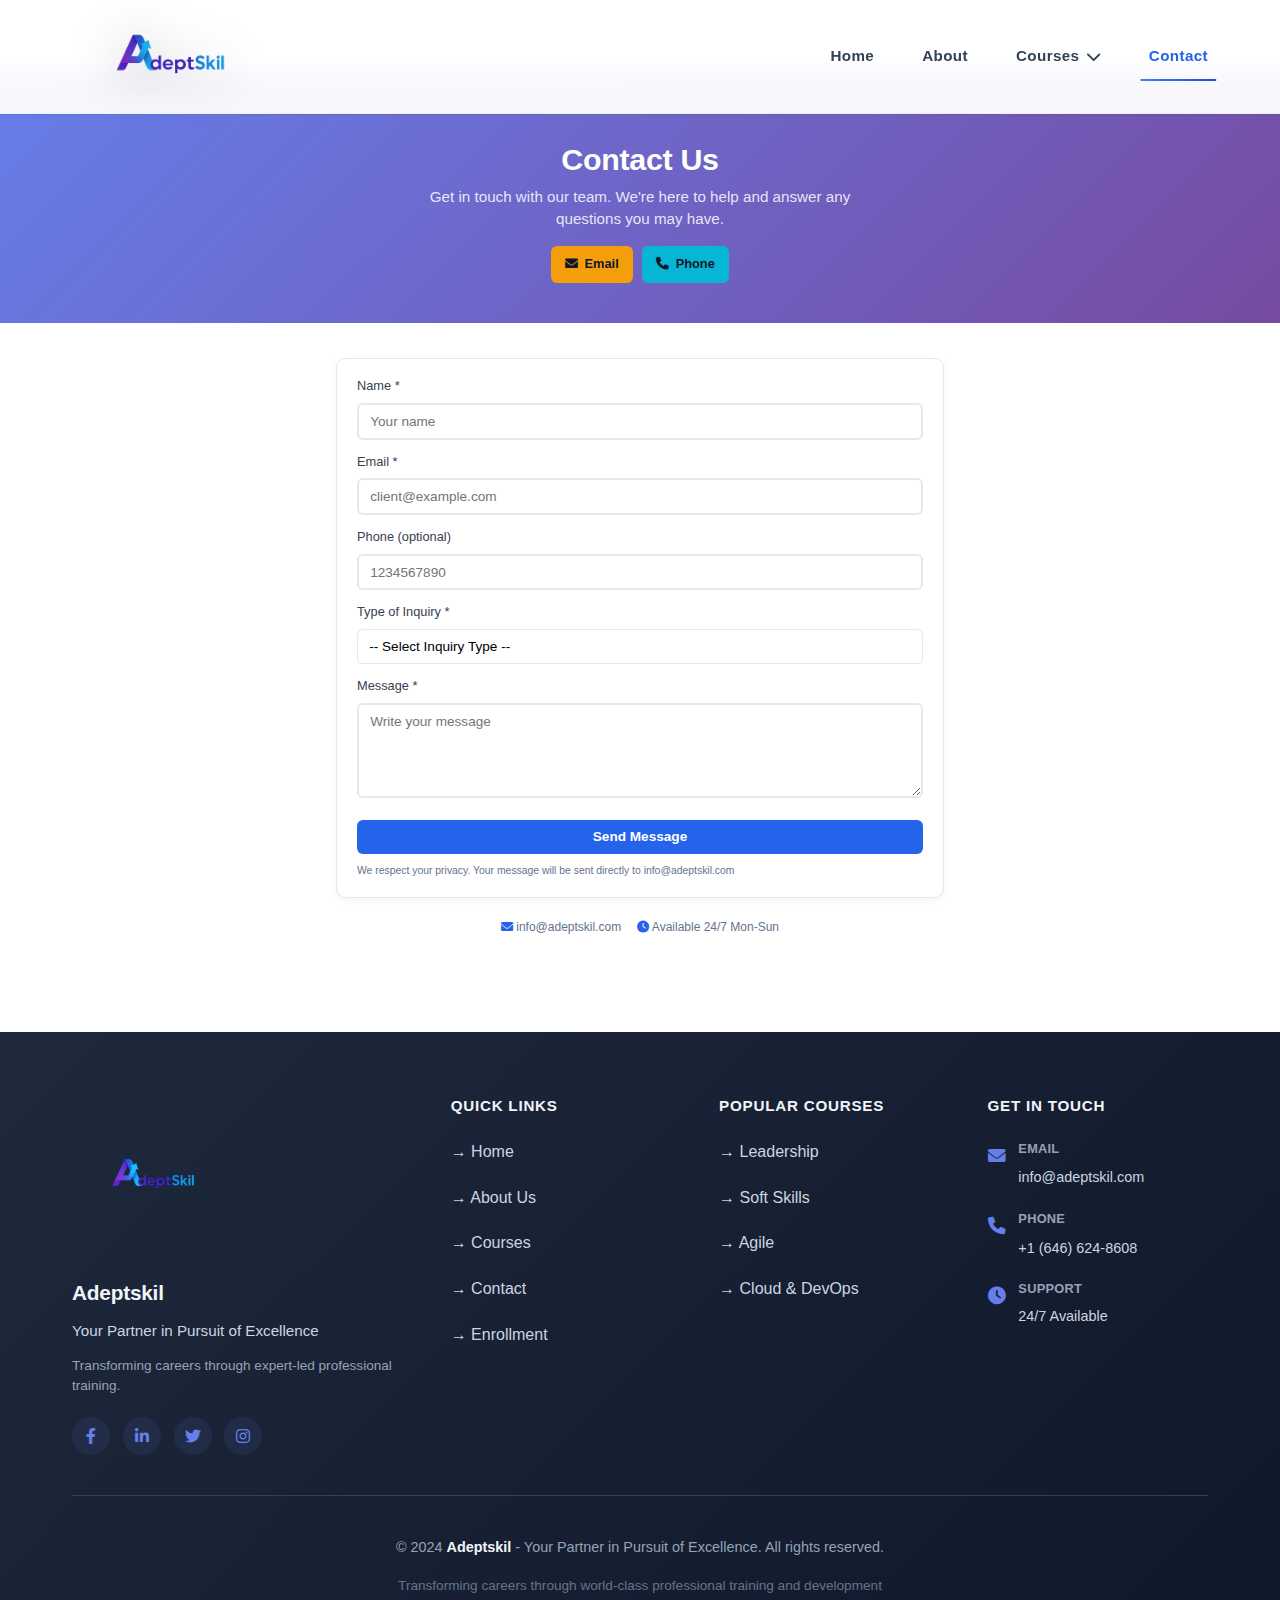
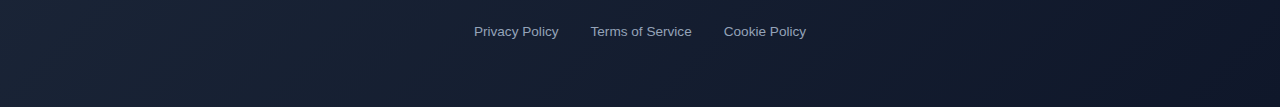
<file: contact.html>
<!DOCTYPE html>
<html lang="en">
<head>
    <meta charset="UTF-8">
    <meta name="viewport" content="width=device-width, initial-scale=1.0">
    <meta name="description" content="Contact Adeptskil for inquiries about professional training courses, corporate workshops, and business development programs. Get in touch with our training experts.">
    <meta name="keywords" content="contact, support, inquiries, training">
    <meta name="author" content="Adeptskil">
    <meta http-equiv="X-UA-Compatible" content="IE=edge">
    <meta name="referrer" content="strict-origin-when-cross-origin">
    <title>Contact Us - Adeptskil</title>
    <link rel="icon" type="image/jpeg" href="images/FAVICON.jpg">
    <link rel="apple-touch-icon" href="images/FAVICON.jpg">
    <meta name="theme-color" content="#667eea">
    <meta property="og:title" content="Contact Us - Adeptskil">
    <meta property="og:description" content="Contact Adeptskil for inquiries about professional training courses, corporate workshops, and business development programs.">
    <meta property="og:image" content="https://adeptskil.com/images/Logo%20with%20full%20name.png">
    <meta name="twitter:card" content="summary_large_image">
    <meta name="twitter:image" content="https://adeptskil.com/images/Logo%20with%20full%20name.png">
    <link rel="canonical" href="https://adeptskil.com/contact.html">
    <link rel="stylesheet" href="styles.css">
    <link href="https://cdnjs.cloudflare.com/ajax/libs/font-awesome/6.0.0/css/all.min.css" rel="stylesheet">
    <style>
        /* Keep only generic form/button and other sections; hero and contact layout come from styles.css */
        .contact-section {
            padding: 60px 0;
        }

        .form-group {
            margin-bottom: 1rem;
        }

        .form-group label {
            display: block;
            margin-bottom: 0.4rem;
            font-weight: 500;
            color: #374151;
        }

        .form-group input,
        .form-group textarea {
            width: 100%;
            padding: 0.75rem;
            border: 2px solid #e5e7eb;
            border-radius: 8px;
            font-size: 1rem;
            transition: border-color 0.2s ease;
            outline: none;
        }

        .form-group select {
            width: 100%;
            padding: 0.75rem;
            border: 2px solid #e5e7eb;
            border-radius: 8px;
            font-size: 1rem;
            transition: border-color 0.2s ease;
            outline: none;
            background-color: #fff;
            cursor: pointer;
        }

        .form-group select:focus {
            border-color: #2563eb;
        }

        .form-group input:focus,
        .form-group textarea:focus {
            border-color: #2563eb;
        }

        .form-group textarea {
            resize: vertical;
            min-height: 120px;
        }

        .submit-btn {
            background: #2563eb;
            color: #fff;
            padding: 0.9rem 1.25rem;
            border: none;
            border-radius: 10px;
            font-size: 1rem;
            font-weight: 600;
            cursor: pointer;
            transition: background-color 0.2s ease, transform 0.2s ease;
            width: 100%;
        }

        .submit-btn:hover { background: #1d4ed8; transform: translateY(-1px); }
        .submit-btn:disabled { background: #9ca3af; cursor: not-allowed; }

        .office-locations {
            background: #f8fafc;
            padding: 80px 0;
        }

        .locations-grid {
            display: grid;
            grid-template-columns: repeat(auto-fit, minmax(300px, 1fr));
            gap: 2rem;
        }

        .location-card {
            background: #fff;
            padding: 2rem;
            border-radius: 12px;
            box-shadow: 0 4px 6px rgba(0, 0, 0, 0.05);
            text-align: center;
        }

        .location-card h3 {
            font-size: 1.5rem;
            font-weight: 600;
            margin-bottom: 1rem;
            color: #1e293b;
        }

        .location-card p {
            color: #64748b;
            line-height: 1.6;
            margin-bottom: 1rem;
        }

        .location-hours {
            background: #f8fafc;
            padding: 1rem;
            border-radius: 6px;
            margin-top: 1rem;
        }

        .location-hours h4 {
            font-size: 1rem;
            font-weight: 600;
            margin-bottom: 0.5rem;
            color: #1e293b;
        }

        .hours-list {
            list-style: none;
            font-size: 0.9rem;
            color: #64748b;
        }

        .hours-list li {
            display: flex;
            justify-content: space-between;
            padding: 0.25rem 0;
        }

        .map-section {
            padding: 80px 0;
        }

        .map-container {
            background: #f1f5f9;
            border-radius: 12px;
            overflow: hidden;
            height: 400px;
            display: flex;
            align-items: center;
            justify-content: center;
            font-size: 1.2rem;
            color: #64748b;
        }

        .faq-section {
            background: #f8fafc;
            padding: 80px 0;
        }

        .faq-container {
            max-width: 800px;
            margin: 0 auto;
        }

        .faq-item {
            background: #fff;
            border-radius: 8px;
            margin-bottom: 1rem;
            overflow: hidden;
            box-shadow: 0 2px 4px rgba(0, 0, 0, 0.05);
        }

        .faq-question {
            padding: 1.5rem;
            background: #fff;
            border: none;
            width: 100%;
            text-align: left;
            font-size: 1.1rem;
            font-weight: 600;
            color: #1e293b;
            cursor: pointer;
            display: flex;
            justify-content: space-between;
            align-items: center;
            transition: background-color 0.3s ease;
        }

        .faq-question:hover {
            background: #f8fafc;
        }

        .faq-question i {
            transition: transform 0.3s ease;
        }

        .faq-item.active .faq-question i {
            transform: rotate(180deg);
        }

        .faq-answer {
            padding: 0 1.5rem;
            max-height: 0;
            overflow: hidden;
            transition: max-height 0.3s ease, padding 0.3s ease;
        }

        .faq-item.active .faq-answer {
            padding: 0 1.5rem 1.5rem;
            max-height: 200px;
        }

        .faq-answer p {
            color: #64748b;
            line-height: 1.6;
        }

        /* Notification Styles */
        .notification {
            position: fixed;
            top: 20px;
            right: 20px;
            background: #10b981;
            color: #fff;
            padding: 1rem 1.5rem;
            border-radius: 8px;
            box-shadow: 0 10px 25px rgba(0, 0, 0, 0.1);
            transform: translateX(400px);
            transition: transform 0.3s ease;
            z-index: 1000;
            max-width: 400px;
        }

        .notification.show {
            transform: translateX(0);
        }

        .notification-error {
            background: #ef4444;
        }

        .notification-content {
            display: flex;
            justify-content: space-between;
            align-items: center;
        }

        .notification-close {
            background: none;
            border: none;
            color: #fff;
            font-size: 1.5rem;
            cursor: pointer;
            margin-left: 1rem;
        }

        @media (max-width: 768px) {
            .locations-grid { grid-template-columns: 1fr; }
            .notification {
                right: 10px;
                left: 10px;
                max-width: none;
                transform: translateY(-100px);
            }
            .notification.show { transform: translateY(0); }
        }
    </style>
</head>
<body>
    <!-- Navigation -->
    <nav class="navbar">
        <div class="nav-container">
            <div class="nav-logo">
                <a href="index.html" style="text-decoration: none; display: flex; align-items: center;">
                    <img src="images/Logo with full name.png" alt="Adeptskil Logo">
                </a>
            </div>
            <div class="nav-menu" id="navMenu">
                <a href="index.html" class="nav-link">Home</a>
                <a href="about.html" class="nav-link">About</a>
                <div class="dropdown">
                    <a href="courses.html" class="nav-link dropdown-toggle">
                        Courses <i class="fas fa-chevron-down"></i>
                    </a>
                    <div class="dropdown-menu">
                        <a href="courses.html#leadership" class="dropdown-item">Leadership & Managerial Excellence</a>
                        <a href="courses.html#soft-skills" class="dropdown-item">Soft Skills</a>
                        <a href="courses.html#career" class="dropdown-item">Career Development Skills</a>
                        <a href="courses.html#project" class="dropdown-item">Project Management</a>
                        <a href="courses.html#agile" class="dropdown-item">Agile Practices & Leadership</a>
                        <a href="courses.html#business" class="dropdown-item">Business Growth & Strategic Marketing</a>
                        <a href="courses.html#security" class="dropdown-item">IT Security</a>
                        <a href="courses.html#data" class="dropdown-item">Data Management & Power BI</a>
                        <a href="courses.html#software" class="dropdown-item">Software Innovation & Emerging Technology</a>
                        <a href="courses.html#cloud" class="dropdown-item">Cloud Computing & DevOps</a>
                        <a href="courses.html#construction" class="dropdown-item">Construction & Quality Management</a>
                        <a href="courses.html#azure" class="dropdown-item">Microsoft Azure</a>
                    </div>
                </div>
                <a href="contact.html" class="nav-link active">Contact</a>
            </div>
            <div class="nav-toggle" id="navToggle">
                <span class="bar"></span>
                <span class="bar"></span>
                <span class="bar"></span>
            </div>
        </div>
    </nav>

    <!-- Simple Hero -->
    <section class="contact-hero" style="padding:70px 0 40px; background:linear-gradient(135deg,#667eea,#764ba2);">
        <div class="container" style="text-align:center;">
            <h1 style="font-size:1.9rem; color:#fff; margin-bottom:0.5rem; line-height:1.25;">Contact Us</h1>
            <p style="color:#ffffffd9; max-width:480px; margin:0 auto 1rem; font-size:0.95rem; line-height:1.45;">Get in touch with our team. We're here to help and answer any questions you may have.</p>
            <div style="display:flex; gap:0.6rem; justify-content:center; flex-wrap:wrap; margin-top:0.25rem;">
                <a href="mailto:info@adeptskil.com" style="background:#f59e0b; color:#0f172a; padding:8px 14px; border-radius:6px; font-weight:600; font-size:0.8rem; text-decoration:none; display:inline-flex; align-items:center; gap:0.4rem;"><i class="fas fa-envelope"></i>Email</a>
                <a href="tel:+16466248608" style="background:#06b6d4; color:#0f172a; padding:8px 14px; border-radius:6px; font-weight:600; font-size:0.8rem; text-decoration:none; display:inline-flex; align-items:center; gap:0.4rem;"><i class="fas fa-phone"></i>Phone</a>
            </div>
        </div>
    </section>

    <!-- Contact Section -->
    <section class="contact-section" style="padding:35px 0;">
        <div class="container" style="max-width:640px; margin: 0 auto;">
            <div style="background:#fff; border:1px solid #e2e8f0; border-radius:10px; padding:1.1rem 1.25rem; box-shadow:0 2px 8px rgba(0,0,0,0.05);">
                <form id="contactForm">
                    <div class="form-group" style="margin-bottom:0.75rem;">
                        <label for="name" style="font-size:0.8rem;">Name *</label>
                        <input type="text" id="name" name="name" placeholder="Your name" required minlength="2" maxlength="100" style="padding:0.55rem 0.7rem; font-size:0.85rem; border-radius:6px;">
                    </div>
                    <div class="form-group" style="margin-bottom:0.75rem;">
                        <label for="email" style="font-size:0.8rem;">Email *</label>
                        <input type="email" id="email" name="email" placeholder="client@example.com" required autocomplete="email" pattern="[a-zA-Z0-9._%+\-]+@[a-zA-Z0-9.\-]+\.[a-zA-Z]{2,}" style="padding:0.55rem 0.7rem; font-size:0.85rem; border-radius:6px;">
                    </div>
                    <div class="form-group" style="margin-bottom:0.75rem;">
                        <label for="phone" style="font-size:0.8rem;">Phone (optional)</label>
                        <input type="tel" id="phone" name="phone" placeholder="1234567890" autocomplete="tel" inputmode="numeric" maxlength="10" style="padding:0.55rem 0.7rem; font-size:0.85rem; border-radius:6px;">
                    </div>
                    <div class="form-group" style="margin-bottom:0.75rem;">
                        <label for="inquiry-type" style="font-size:0.8rem;">Type of Inquiry *</label>
                        <select id="inquiry-type" name="inquiry_type" required style="padding:0.55rem 0.7rem; font-size:0.85rem; border-radius:6px; width:100%; border:1px solid #e2e8f0; background-color:#fff; cursor:pointer; appearance:none; background-image:url('data:image/svg+xml;utf8,<svg xmlns=\"http://www.w3.org/2000/svg\" viewBox=\"0 0 20 20\" fill=\"%23667eea\"><path fill-rule=\"evenodd\" d=\"M5.293 7.293a1 1 0 011.414 0L10 10.586l3.293-3.293a1 1 0 111.414 1.414l-4 4a1 1 0 01-1.414 0l-4-4a1 1 0 010-1.414z\" clip-rule=\"evenodd\" /></svg>'); background-repeat:no-repeat; background-position:right 0.5rem center; background-size:1.25rem; padding-right:2.5rem;">
                            <option value="">-- Select Inquiry Type --</option>
                            <option value="Course Enrollment">Course Enrollment</option>
                            <option value="Corporate Training">Corporate Training Programs</option>
                            <option value="Workshop Inquiry">Workshop Inquiry</option>
                            <option value="Business Partnership">Business Partnership</option>
                            <option value="Course Customization">Course Customization</option>
                            <option value="Technical Support">Technical Support</option>
                            <option value="Bulk Enrollment">Bulk Enrollment Discount</option>
                            <option value="Other">Other Inquiry</option>
                        </select>
                    </div>
                    <div class="form-group" style="margin-bottom:0.9rem;">                        <label for="message" style="font-size:0.8rem;">Message *</label>
                        <textarea id="message" name="message" placeholder="Write your message" required minlength="10" maxlength="1000" style="padding:0.6rem 0.7rem; font-size:0.85rem; border-radius:6px; min-height:95px;"></textarea>
                    </div>
                    <div id="successMsg" style="background: #d1fae5; color: #065f46; padding: 12px; border-radius: 8px; margin-bottom: 15px; display: none; font-size: 0.9rem;">
                        <i class="fas fa-check-circle"></i> Message sent successfully! We'll get back to you soon.
                    </div>
                    <div id="errorMsg" style="background: #fee2e2; color: #991b1b; padding: 12px; border-radius: 8px; margin-bottom: 15px; display: none; font-size: 0.9rem;">
                        <i class="fas fa-exclamation-triangle"></i> Please fill in all required fields.
                    </div>
                    <button type="submit" class="submit-btn" style="padding:0.6rem 1rem; font-size:0.85rem; border-radius:6px;">Send Message</button>
                    <p style="font-size:0.65rem; color:#64748b; margin-top:0.55rem;">We respect your privacy. Your message will be sent directly to info@adeptskil.com</p>
                </form>
            </div>
            <div style="margin-top:1.25rem; text-align:center; font-size:0.75rem; color:#64748b;">
                <div style="display:flex; gap:1rem; justify-content:center; flex-wrap:wrap;">
                    <span><i class="fas fa-envelope" style="color:#2563eb;"></i> info@adeptskil.com</span>
                    <span><i class="fas fa-clock" style="color:#2563eb;"></i> Available 24/7 Mon-Sun</span>
                </div>
            </div>
        </div>
    </section>

    <!-- Removed locations, map, FAQ for simplicity -->

    <!-- Footer -->
        <footer class="footer" style="background: linear-gradient(135deg, #1e293b 0%, #0f172a 100%); color: #fff; padding: 60px 0 0 0; margin-top: 60px;">
            <div class="container" style="max-width: 1200px; margin: 0 auto; padding: 0 2rem;">
                <div class="footer-content">
                    <!-- Division 1: Company Info -->
                    <div style="display: flex; flex-direction: column; gap: 1rem;">
                        <div>
                            <a href="index.html" style="text-decoration: none; display: inline-block; cursor: pointer;"><img src="images/Logo with full name.png" alt="Adeptskil Logo" style="height: 160px; filter: brightness(1.1); width: auto; object-fit: contain; transition: opacity 0.3s ease;" onmouseover="this.style.opacity='0.8';" onmouseout="this.style.opacity='1';"></a>
                        </div>
                        <div style="display: flex; flex-direction: column; justify-content: flex-start; gap: 0.8rem;">
                            <h3 style="color: #f1f5f9; font-size: 1.3rem; font-weight: 700; margin: 0;"><a href="index.html" style="color: #f1f5f9; text-decoration: none; transition: color 0.3s ease; cursor: pointer;" onmouseover="this.style.color='#667eea';" onmouseout="this.style.color='#f1f5f9';">Adeptskil</a></h3>
                            <p style="color: #cbd5e1; font-size: 0.95rem; line-height: 1.6; margin: 0;">Your Partner in Pursuit of Excellence</p>
                            <p style="color: #94a3b8; font-size: 0.85rem; line-height: 1.5; margin: 0;">Transforming careers through expert-led professional training.</p>
                            
                            <!-- Social Links -->
                            <div class="social-links" style="display: flex; gap: 0.8rem; margin-top: 0.5rem;">
                                <a href="https://www.facebook.com/adeptskilofficial" target="_blank" rel="noopener noreferrer" style="display: inline-flex; align-items: center; justify-content: center; width: 38px; height: 38px; background: rgba(102, 126, 234, 0.1); color: #667eea; border-radius: 50%; text-decoration: none; transition: all 0.3s ease;" onmouseover="this.style.background='#667eea'; this.style.color='white'; this.style.transform='translateY(-3px)';" onmouseout="this.style.background='rgba(102, 126, 234, 0.1)'; this.style.color='#667eea'; this.style.transform='translateY(0)';"><i class="fab fa-facebook-f"></i></a>
                                <a href="https://www.linkedin.com/company/adeptskil-innovations/" target="_blank" rel="noopener noreferrer" style="display: inline-flex; align-items: center; justify-content: center; width: 38px; height: 38px; background: rgba(102, 126, 234, 0.1); color: #667eea; border-radius: 50%; text-decoration: none; transition: all 0.3s ease;" onmouseover="this.style.background='#667eea'; this.style.color='white'; this.style.transform='translateY(-3px)';" onmouseout="this.style.background='rgba(102, 126, 234, 0.1)'; this.style.color='#667eea'; this.style.transform='translateY(0)';"><i class="fab fa-linkedin-in"></i></a>
                                <a href="https://twitter.com/adeptskil" target="_blank" rel="noopener noreferrer" style="display: inline-flex; align-items: center; justify-content: center; width: 38px; height: 38px; background: rgba(102, 126, 234, 0.1); color: #667eea; border-radius: 50%; text-decoration: none; transition: all 0.3s ease;" onmouseover="this.style.background='#667eea'; this.style.color='white'; this.style.transform='translateY(-3px)';" onmouseout="this.style.background='rgba(102, 126, 234, 0.1)'; this.style.color='#667eea'; this.style.transform='translateY(0)';"><i class="fab fa-twitter"></i></a>
                                <a href="https://www.instagram.com/adeptskil_official" target="_blank" rel="noopener noreferrer" style="display: inline-flex; align-items: center; justify-content: center; width: 38px; height: 38px; background: rgba(102, 126, 234, 0.1); color: #667eea; border-radius: 50%; text-decoration: none; transition: all 0.3s ease;" onmouseover="this.style.background='#667eea'; this.style.color='white'; this.style.transform='translateY(-3px)';" onmouseout="this.style.background='rgba(102, 126, 234, 0.1)'; this.style.color='#667eea'; this.style.transform='translateY(0)';"><i class="fab fa-instagram"></i></a>
                            </div>
                        </div>
                    </div>

                    <!-- Division 2: Quick Links -->
                    <div class="footer-section">
                        <h4 style="color: #f1f5f9; font-size: 0.95rem; font-weight: 700; margin: 0 0 1.5rem 0; text-transform: uppercase; letter-spacing: 0.05em;">Quick Links</h4>
                        <ul style="list-style: none; padding: 0; margin: 0; display: flex; flex-direction: column; gap: 0.75rem;">
                            <li><a href="index.html" style="color: #cbd5e1; text-decoration: none; transition: all 0.3s ease; display: inline-flex; align-items: center; gap: 0.5rem;" onmouseover="this.style.color='#667eea'; this.style.paddingLeft='0.5rem';" onmouseout="this.style.color='#cbd5e1'; this.style.paddingLeft='0';">→ Home</a></li>
                            <li><a href="about.html" style="color: #cbd5e1; text-decoration: none; transition: all 0.3s ease; display: inline-flex; align-items: center; gap: 0.5rem;" onmouseover="this.style.color='#667eea'; this.style.paddingLeft='0.5rem';" onmouseout="this.style.color='#cbd5e1'; this.style.paddingLeft='0';">→ About Us</a></li>
                            <li><a href="courses.html" style="color: #cbd5e1; text-decoration: none; transition: all 0.3s ease; display: inline-flex; align-items: center; gap: 0.5rem;" onmouseover="this.style.color='#667eea'; this.style.paddingLeft='0.5rem';" onmouseout="this.style.color='#cbd5e1'; this.style.paddingLeft='0';">→ Courses</a></li>
                            <li><a href="contact.html" style="color: #cbd5e1; text-decoration: none; transition: all 0.3s ease; display: inline-flex; align-items: center; gap: 0.5rem;" onmouseover="this.style.color='#667eea'; this.style.paddingLeft='0.5rem';" onmouseout="this.style.color='#cbd5e1'; this.style.paddingLeft='0';">→ Contact</a></li>
                            <li><a href="enrollment.html" style="color: #cbd5e1; text-decoration: none; transition: all 0.3s ease; display: inline-flex; align-items: center; gap: 0.5rem;" onmouseover="this.style.color='#667eea'; this.style.paddingLeft='0.5rem';" onmouseout="this.style.color='#cbd5e1'; this.style.paddingLeft='0';">→ Enrollment</a></li>
                        </ul>
                    </div>

                    <!-- Division 3: Popular Courses -->
                    <div class="footer-section">
                        <h4 style="color: #f1f5f9; font-size: 0.95rem; font-weight: 700; margin: 0 0 1.5rem 0; text-transform: uppercase; letter-spacing: 0.05em;">Popular Courses</h4>
                        <ul style="list-style: none; padding: 0; margin: 0; display: flex; flex-direction: column; gap: 0.75rem;">
                            <li><a href="courses.html#leadership" style="color: #cbd5e1; text-decoration: none; transition: all 0.3s ease; display: inline-flex; align-items: center; gap: 0.5rem;" onmouseover="this.style.color='#667eea'; this.style.paddingLeft='0.5rem';" onmouseout="this.style.color='#cbd5e1'; this.style.paddingLeft='0';">→ Leadership</a></li>
                            <li><a href="courses.html#soft-skills" style="color: #cbd5e1; text-decoration: none; transition: all 0.3s ease; display: inline-flex; align-items: center; gap: 0.5rem;" onmouseover="this.style.color='#667eea'; this.style.paddingLeft='0.5rem';" onmouseout="this.style.color='#cbd5e1'; this.style.paddingLeft='0';">→ Soft Skills</a></li>
                            <li><a href="courses.html#agile" style="color: #cbd5e1; text-decoration: none; transition: all 0.3s ease; display: inline-flex; align-items: center; gap: 0.5rem;" onmouseover="this.style.color='#667eea'; this.style.paddingLeft='0.5rem';" onmouseout="this.style.color='#cbd5e1'; this.style.paddingLeft='0';">→ Agile</a></li>
                            <li><a href="courses.html#cloud" style="color: #cbd5e1; text-decoration: none; transition: all 0.3s ease; display: inline-flex; align-items: center; gap: 0.5rem;" onmouseover="this.style.color='#667eea'; this.style.paddingLeft='0.5rem';" onmouseout="this.style.color='#cbd5e1'; this.style.paddingLeft='0';">→ Cloud & DevOps</a></li>
                        </ul>
                    </div>

                    <!-- Division 4: Contact Info -->
                    <div class="footer-section">
                        <h4 style="color: #f1f5f9; font-size: 0.95rem; font-weight: 700; margin: 0 0 1.5rem 0; text-transform: uppercase; letter-spacing: 0.05em;">Get In Touch</h4>
                        <div style="display: flex; flex-direction: column; gap: 1.2rem;">
                            <div style="display: flex; align-items: flex-start; gap: 0.8rem;">
                                <div style="color: #667eea; font-size: 1.1rem; margin-top: 0.2rem; flex-shrink: 0;">
                                    <i class="fas fa-envelope"></i>
                                </div>
                                <div>
                                    <p style="color: #94a3b8; font-size: 0.8rem; margin: 0 0 0.3rem 0; font-weight: 600; text-transform: uppercase; letter-spacing: 0.02em;">Email</p>
                                    <a href="mailto:info@adeptskil.com" style="color: #cbd5e1; text-decoration: none; font-size: 0.9rem; transition: color 0.3s ease; word-break: break-word;" onmouseover="this.style.color='#667eea';" onmouseout="this.style.color='#cbd5e1';">info@adeptskil.com</a>
                                </div>
                            </div>
                            <div style="display: flex; align-items: flex-start; gap: 0.8rem;">
                                <div style="color: #667eea; font-size: 1.1rem; margin-top: 0.2rem; flex-shrink: 0;">
                                    <i class="fas fa-phone"></i>
                                </div>
                                <div>
                                    <p style="color: #94a3b8; font-size: 0.8rem; margin: 0 0 0.3rem 0; font-weight: 600; text-transform: uppercase; letter-spacing: 0.02em;">Phone</p>
                                    <a href="tel:+16466248608" style="color: #cbd5e1; text-decoration: none; font-size: 0.9rem; transition: color 0.3s ease;" onmouseover="this.style.color='#667eea';" onmouseout="this.style.color='#cbd5e1';">+1 (646) 624-8608</a>
                                </div>
                            </div>
                            <div style="display: flex; align-items: flex-start; gap: 0.8rem;">
                                <div style="color: #667eea; font-size: 1.1rem; margin-top: 0.2rem; flex-shrink: 0;">
                                    <i class="fas fa-clock"></i>
                                </div>
                                <div>
                                    <p style="color: #94a3b8; font-size: 0.8rem; margin: 0 0 0.3rem 0; font-weight: 600; text-transform: uppercase; letter-spacing: 0.02em;">Support</p>
                                    <p style="color: #cbd5e1; margin: 0; font-size: 0.9rem;">24/7 Available</p>
                                </div>
                            </div>
                        </div>
                    </div>

                </div>

                <!-- Footer Bottom -->
                <div class="footer-bottom" style="border-top: 1px solid #334155; padding-top: 2rem; text-align: center;">
                    <p style="color: #94a3b8; font-size: 0.9rem; margin: 0.5rem 0;">
                        © 2024 <strong style="color: #f1f5f9;">Adeptskil</strong> - Your Partner in Pursuit of Excellence. All rights reserved.
                    </p>
                    <p style="color: #64748b; font-size: 0.85rem; margin: 1rem 0 0 0;">
                        Transforming careers through world-class professional training and development
                    </p>
                    <div style="display: flex; justify-content: center; gap: 2rem; margin-top: 1.5rem; flex-wrap: wrap; padding-bottom: 2rem;">
                        <a href="privacy-policy.html" style="color: #94a3b8; text-decoration: none; font-size: 0.85rem; transition: color 0.3s ease;" onmouseover="this.style.color='#667eea';" onmouseout="this.style.color='#94a3b8';">Privacy Policy</a>
                        <a href="terms-of-service.html" style="color: #94a3b8; text-decoration: none; font-size: 0.85rem; transition: color 0.3s ease;" onmouseover="this.style.color='#667eea';" onmouseout="this.style.color='#94a3b8';">Terms of Service</a>
                        <a href="cookie-policy.html" style="color: #94a3b8; text-decoration: none; font-size: 0.85rem; transition: color 0.3s ease;" onmouseover="this.style.color='#667eea';" onmouseout="this.style.color='#94a3b8';">Cookie Policy</a>
                    </div>
                </div>
            </div>
        </footer>

    <script src="script.js"></script>
    <script>
        // Contact form submission with localStorage
        document.getElementById('contactForm').addEventListener('submit', function(e) {
            e.preventDefault();
            
            const successMsg = document.getElementById('successMsg');
            const errorMsg = document.getElementById('errorMsg');
            const submitBtn = this.querySelector('.submit-btn');
            
            // Hide previous messages
            successMsg.style.display = 'none';
            errorMsg.style.display = 'none';
            
            // Get form values
            const name = document.getElementById('name').value.trim();
            const email = document.getElementById('email').value.trim();
            const phone = document.getElementById('phone').value.trim();
            const inquiryType = document.getElementById('inquiry-type').value;
            const message = document.getElementById('message').value.trim();
            
            // Validate
            if (!name || !email || !inquiryType || !message) {
                errorMsg.style.display = 'block';
                return;
            }
            
            // Validate email format
            const emailPattern = /^[a-zA-Z0-9._%+\-]+@[a-zA-Z0-9.\-]+\.[a-zA-Z]{2,}$/;
            if (!emailPattern.test(email)) {
                errorMsg.innerHTML = '<i class="fas fa-exclamation-triangle"></i> Please enter a valid email address.';
                errorMsg.style.display = 'block';
                return;
            }
            
            // Show loading
            submitBtn.disabled = true;
            submitBtn.innerHTML = '<i class="fas fa-spinner fa-spin"></i> Sending...';
            
            try {
                // Create contact record
                const contactData = {
                    name: name,
                    email: email,
                    phone: phone,
                    inquiryType: inquiryType,
                    message: message,
                    timestamp: new Date().toISOString()
                };
                
                // Save to localStorage
                let contacts = JSON.parse(localStorage.getItem('adeptskil_contacts') || '[]');
                contacts.push(contactData);
                localStorage.setItem('adeptskil_contacts', JSON.stringify(contacts));
                
                // Try to send to server (non-blocking)
                fetch('./process_contact.php', {
                    method: 'POST',
                    headers: { 'Content-Type': 'application/json' },
                    body: JSON.stringify(contactData)
                }).catch(() => {
                    console.log('Server unavailable, saved locally');
                });
                
                // Show success
                successMsg.style.display = 'block';
                this.reset();
                submitBtn.disabled = false;
                submitBtn.innerHTML = 'Send Message';
                
                // Auto-hide success message after 5 seconds
                setTimeout(() => {
                    successMsg.style.display = 'none';
                }, 5000);
                
            } catch (error) {
                console.error('Error:', error);
                errorMsg.innerHTML = '<i class="fas fa-exclamation-triangle"></i> Something went wrong. Please try again.';
                errorMsg.style.display = 'block';
                submitBtn.disabled = false;
                submitBtn.innerHTML = 'Send Message';
            }
        });
            });
        });

        // FAQ accordion functionality
        document.querySelectorAll('.faq-question').forEach(question => {
            question.addEventListener('click', function() {
                const faqItem = this.parentElement;
                const isActive = faqItem.classList.contains('active');
                
                // Close all FAQ items
                document.querySelectorAll('.faq-item').forEach(item => {
                    item.classList.remove('active');
                });
                
                // Open clicked item if it wasn't already active
                if (!isActive) {
                    faqItem.classList.add('active');
                }
            });
        });

        // Phone input - only allow numbers
        const phoneInput = document.getElementById('phone');
        phoneInput.addEventListener('input', function() {
            this.value = this.value.replace(/[^\d]/g, '');
        });
        
        phoneInput.addEventListener('keypress', function(e) {
            if (!/[0-9]/.test(String.fromCharCode(e.which))) {
                e.preventDefault();
            }
        });

        // Name input - only allow letters and spaces
        const nameInput = document.getElementById('name');
        nameInput.addEventListener('input', function() {
            this.value = this.value.replace(/[^a-zA-Z\s]/g, '');
        });
        
        nameInput.addEventListener('keypress', function(e) {
            if (!/[a-zA-Z\s]/.test(String.fromCharCode(e.which))) {
                e.preventDefault();
            }
        });
    </script>

    <!--Start of Tawk.to Script-->
<script type="text/javascript">
var Tawk_API=Tawk_API||{}, Tawk_LoadStart=new Date();
(function(){
var s1=document.createElement("script"),s0=document.getElementsByTagName("script")[0];
s1.async=true;
s1.src='https://embed.tawk.to/6943fd2e274413197e932509/1jcopa0b2';
s1.charset='UTF-8';
s1.setAttribute('crossorigin','*');
s0.parentNode.insertBefore(s1,s0);
})();
</script>
<!--End of Tawk.to Script-->
</body>
</html>
</file>
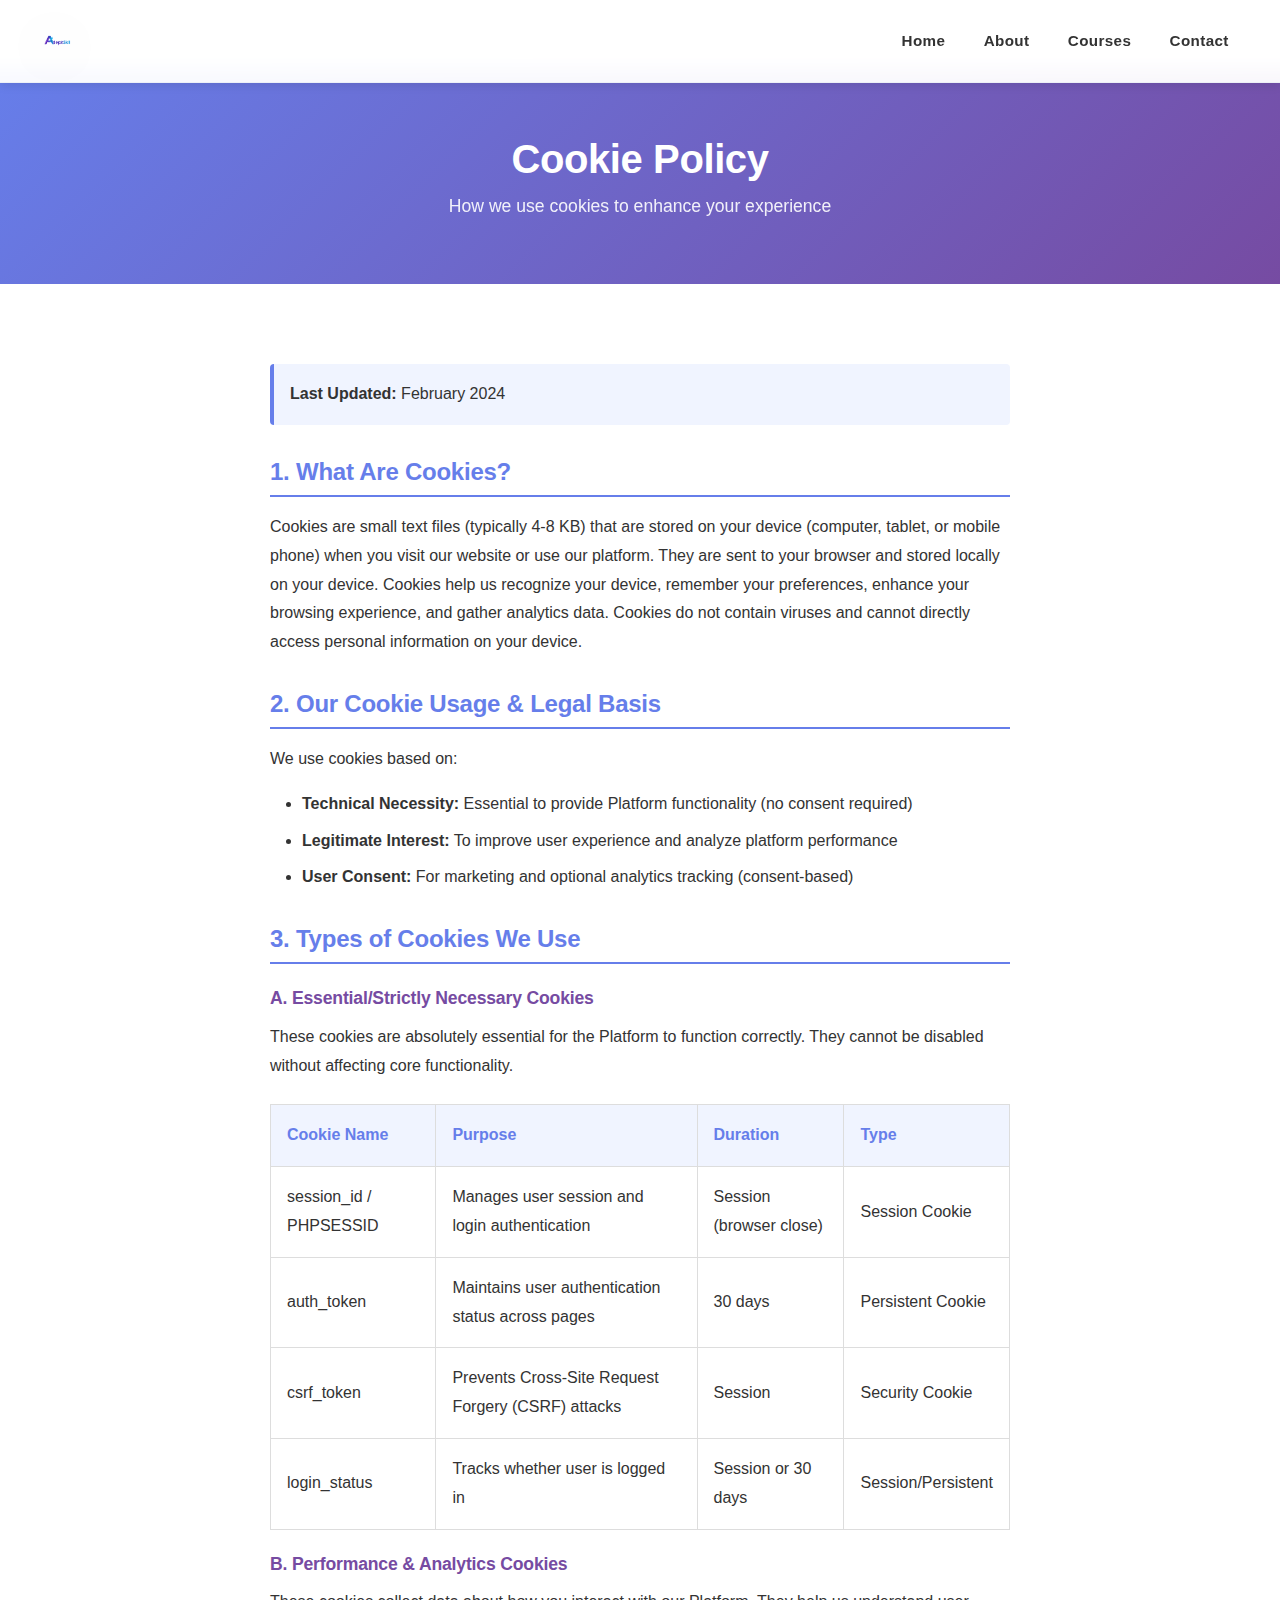
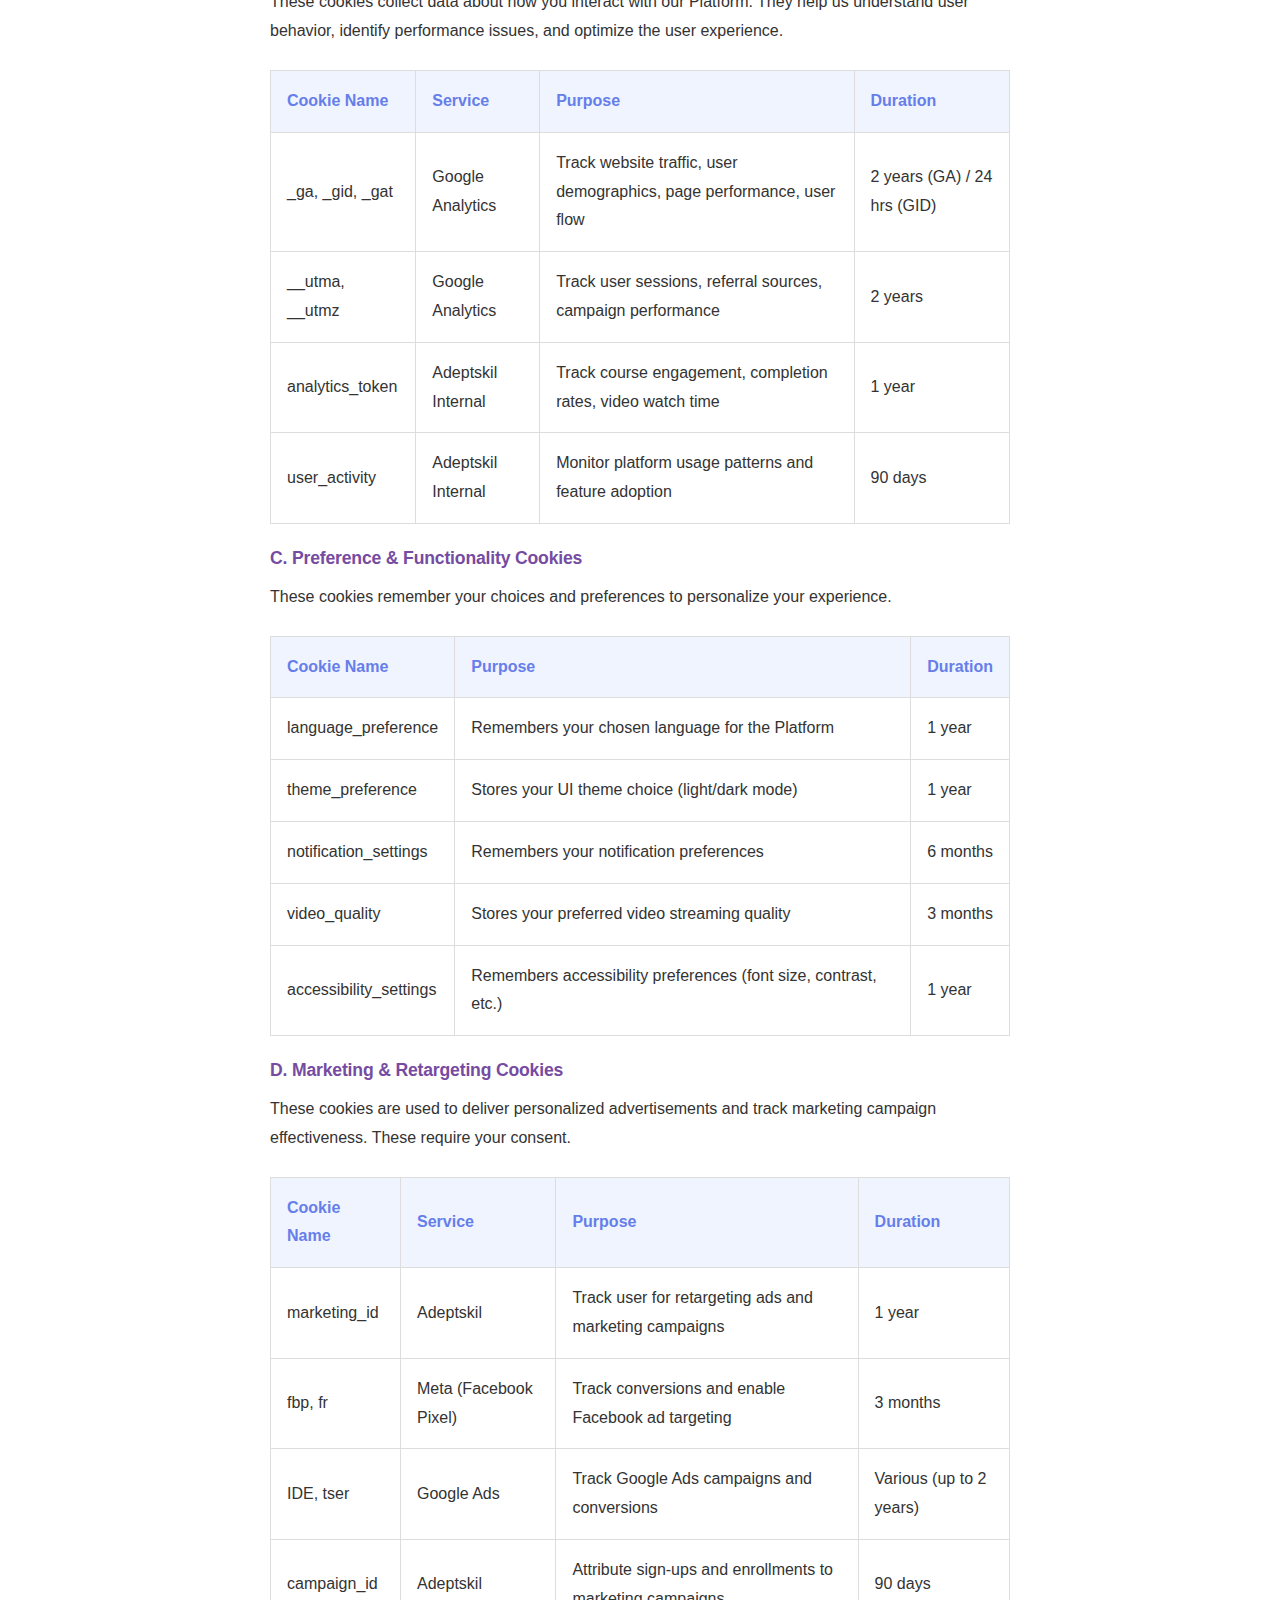
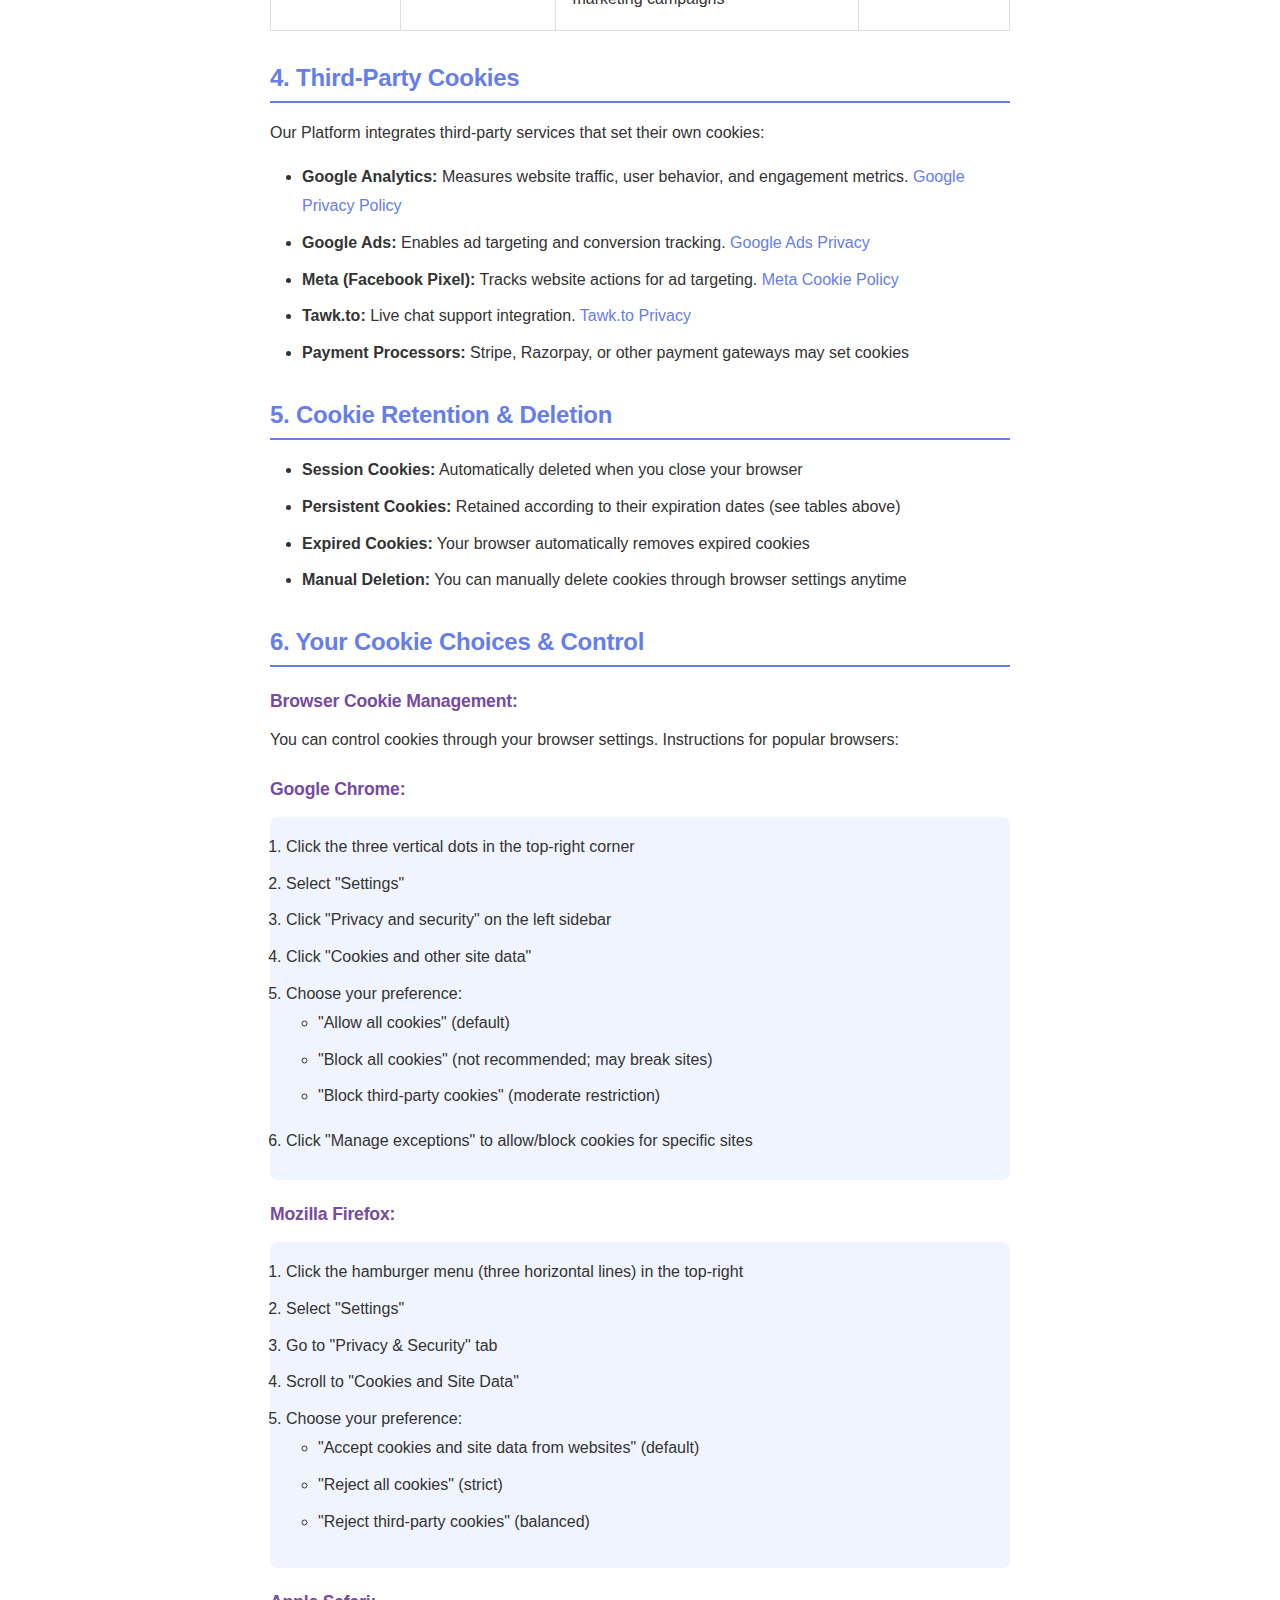
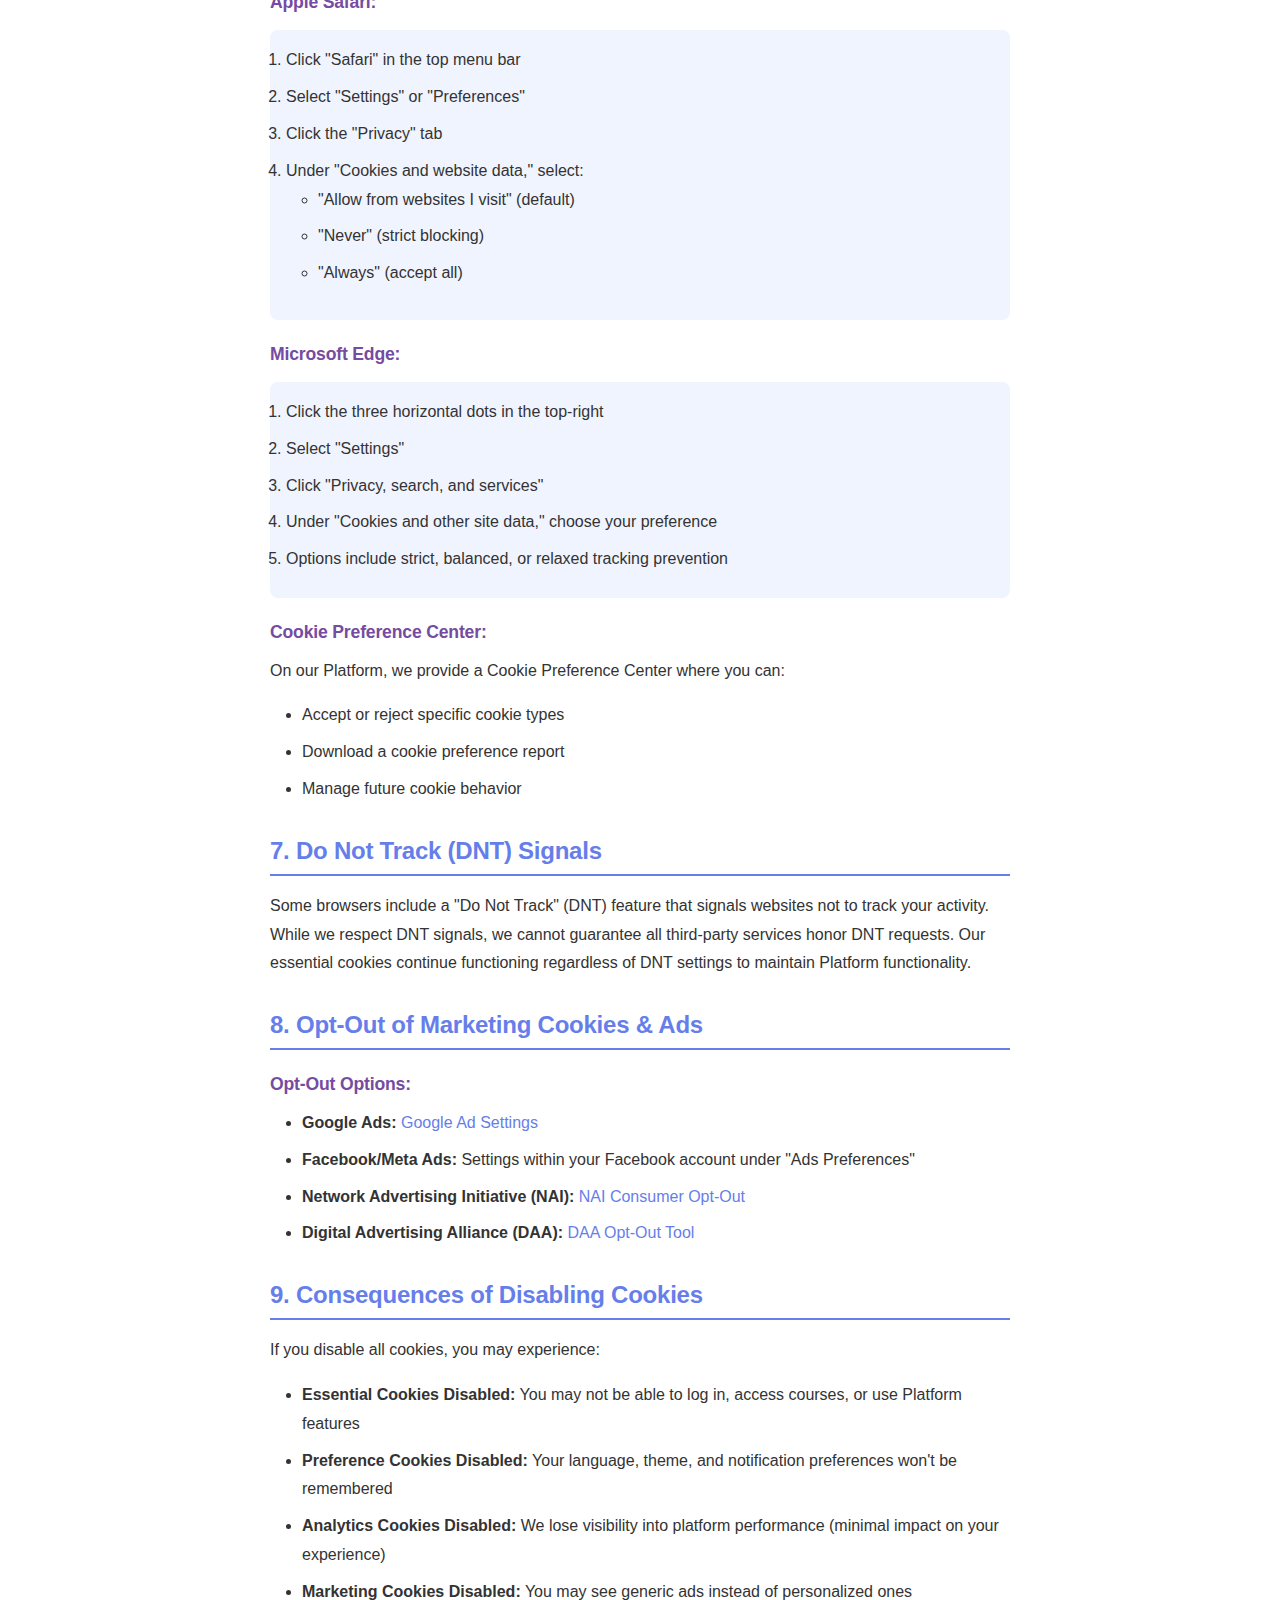
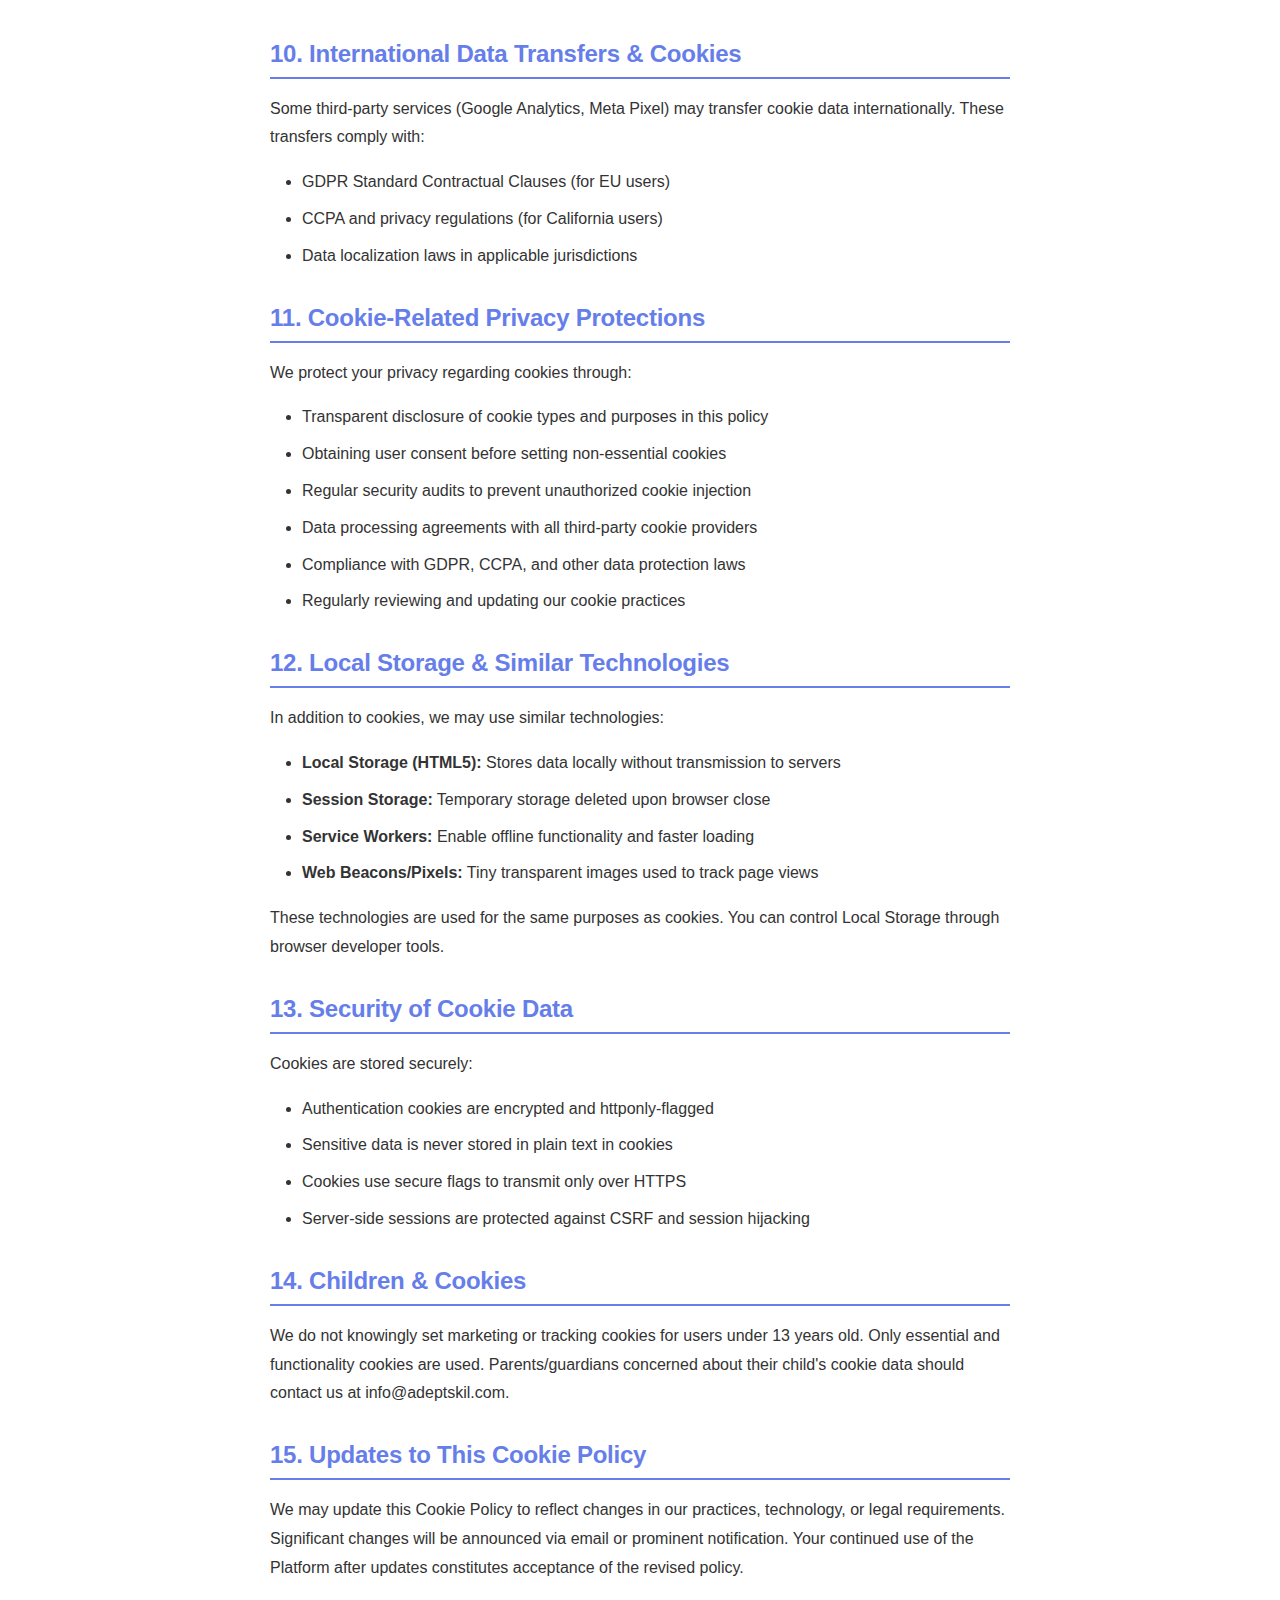
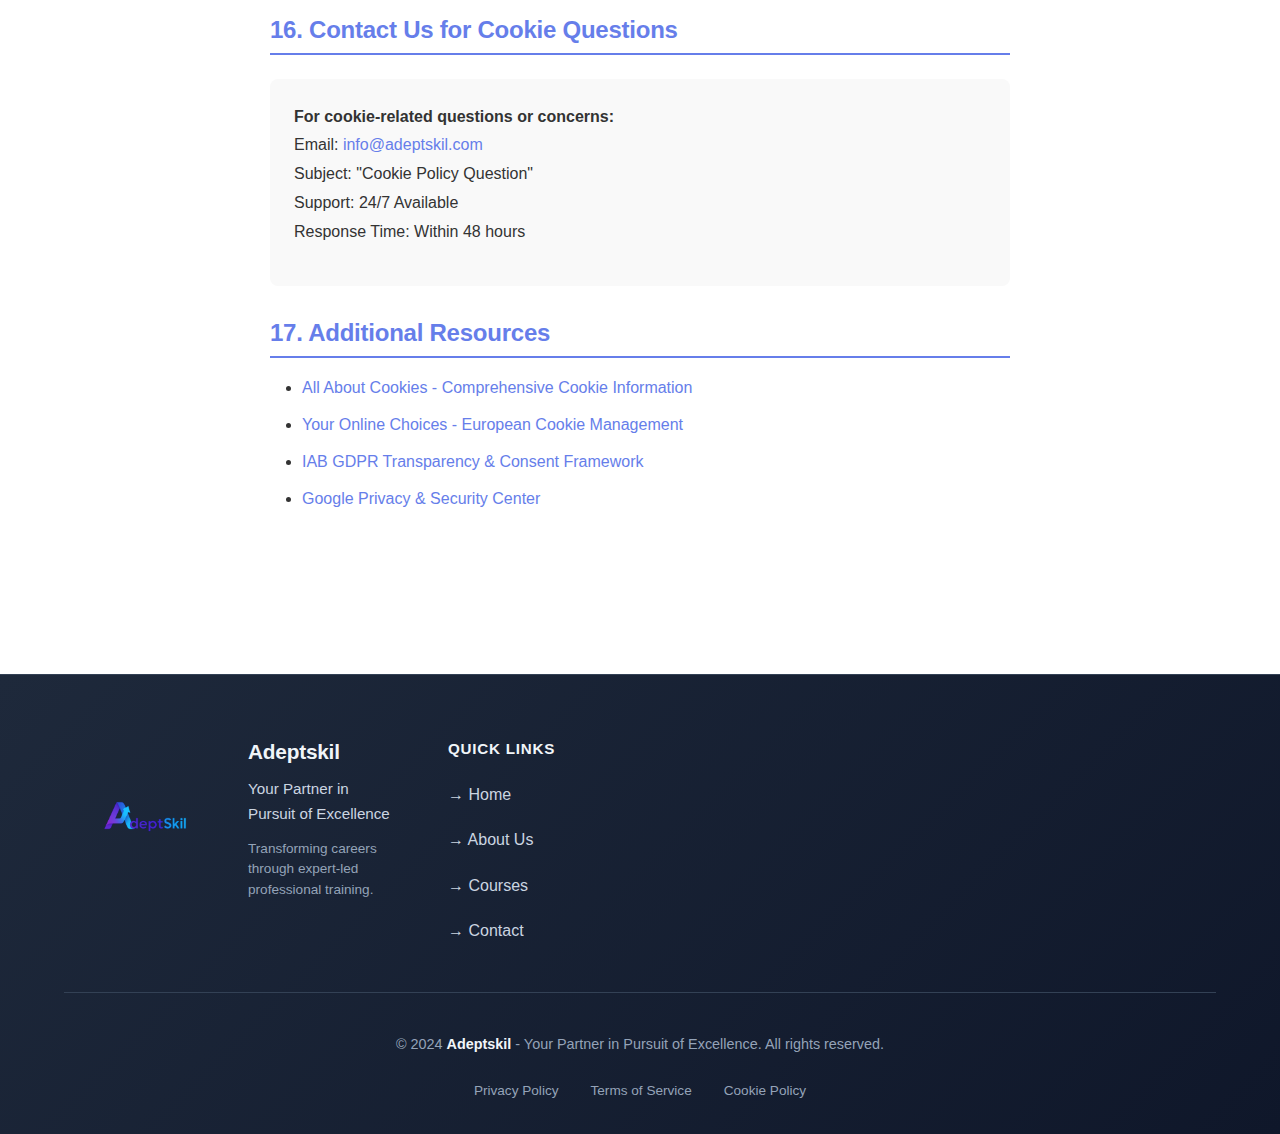
<file: cookie-policy.html>
<!DOCTYPE html>
<html lang="en">
<head>
    <meta charset="UTF-8">
    <meta name="viewport" content="width=device-width, initial-scale=1.0">
    <meta name="description" content="Cookie Policy - Adeptskil. Learn how we use cookies and how to manage your preferences.">
    <meta name="keywords" content="cookie policy, cookies, tracking">
    <meta name="author" content="Adeptskil">
    <meta http-equiv="X-UA-Compatible" content="IE=edge">
    <meta name="referrer" content="strict-origin-when-cross-origin">
    <title>Cookie Policy - Adeptskil</title>
    <link rel="icon" type="image/jpeg" href="images/FAVICON.jpg">
    <link rel="apple-touch-icon" href="images/FAVICON.jpg">
    <meta name="theme-color" content="#667eea">
    <meta property="og:title" content="Cookie Policy - Adeptskil">
    <meta property="og:description" content="Cookie Policy - Adeptskil. Learn how we use cookies and how to manage your preferences.">
    <meta property="og:image" content="https://adeptskil.com/images/Logo%20with%20full%20name.png">
    <meta name="twitter:card" content="summary_large_image">
    <meta name="twitter:image" content="https://adeptskil.com/images/Logo%20with%20full%20name.png">
    <link rel="canonical" href="https://adeptskil.com/cookie-policy.html">
    <link rel="stylesheet" href="styles.css">
    <link href="https://cdnjs.cloudflare.com/ajax/libs/font-awesome/6.0.0/css/all.min.css" rel="stylesheet">
    <style>
        .policy-container {
            max-width: 900px;
            margin: 0 auto;
            padding: 2rem;
        }

        .policy-header {
            background: linear-gradient(135deg, #667eea 0%, #764ba2 100%);
            color: #fff;
            padding: 4rem 2rem;
            margin-top: 70px;
            text-align: center;
        }

        .policy-header h1 {
            font-size: 2.5rem;
            margin: 0;
            font-weight: 700;
        }

        .policy-header p {
            font-size: 1.1rem;
            opacity: 0.9;
            margin-top: 0.5rem;
        }

        .policy-content {
            background: #fff;
            padding: 3rem;
            line-height: 1.8;
            color: #333;
        }

        .policy-content h2 {
            color: #667eea;
            font-size: 1.5rem;
            margin-top: 2rem;
            margin-bottom: 1rem;
            border-bottom: 2px solid #667eea;
            padding-bottom: 0.5rem;
        }

        .policy-content h3 {
            color: #764ba2;
            font-size: 1.1rem;
            margin-top: 1.5rem;
            margin-bottom: 0.8rem;
        }

        .policy-content p, .policy-content li {
            font-size: 1rem;
            margin-bottom: 1rem;
        }

        .policy-content ul {
            margin-left: 2rem;
            margin-bottom: 1rem;
        }

        .policy-content li {
            margin-bottom: 0.5rem;
        }

        .last-updated {
            background: #f0f4ff;
            padding: 1rem;
            border-left: 4px solid #667eea;
            margin-bottom: 2rem;
            border-radius: 4px;
        }

        .cookie-table {
            width: 100%;
            border-collapse: collapse;
            margin: 1.5rem 0;
        }

        .cookie-table th, .cookie-table td {
            border: 1px solid #ddd;
            padding: 1rem;
            text-align: left;
        }

        .cookie-table th {
            background: #f0f4ff;
            color: #667eea;
            font-weight: 600;
        }

        .cookie-table tr:hover {
            background: #fafbfc;
        }

        @media (max-width: 768px) {
            .policy-header h1 {
                font-size: 1.8rem;
            }

            .policy-content {
                padding: 1.5rem;
            }

            .policy-container {
                padding: 1rem;
            }

            .cookie-table {
                font-size: 0.9rem;
            }

            .cookie-table th, .cookie-table td {
                padding: 0.7rem;
            }
        }
    </style>
</head>
<body>
    <!-- Navigation -->
    <nav class="navbar" style="position: fixed; top: 0; width: 100%; background: rgba(255, 255, 255, 0.95); z-index: 1000; box-shadow: 0 2px 10px rgba(0, 0, 0, 0.1); transition: all 0.3s ease;">
        <div class="nav-container" style="display: flex; justify-content: space-between; align-items: center; padding: 1rem 2rem; max-width: 1400px; margin: 0 auto;">
            <a href="index.html" class="nav-logo" style="display: flex; align-items: center; gap: 0.8rem; text-decoration: none; font-size: 1.3rem; font-weight: 700; color: #667eea; transition: opacity 0.3s ease;" onmouseover="this.style.opacity='0.8';" onmouseout="this.style.opacity='1';">
                <img src="images/Logo with full name.png" alt="Adeptskil" style="height: 50px; object-fit: contain;">
            </a>

            <button class="nav-toggle" id="navToggle" style="display: none; background: none; border: none; cursor: pointer; font-size: 1.5rem; color: #667eea;">
                <i class="fas fa-bars"></i>
            </button>

            <ul class="nav-menu" id="navMenu" style="display: flex; list-style: none; gap: 0; margin: 0; padding: 0;">
                <li><a href="index.html" class="nav-link" style="display: block; padding: 0.8rem 1.2rem; text-decoration: none; color: #333; transition: all 0.3s ease; border-radius: 4px;" onmouseover="this.style.background='#667eea'; this.style.color='white';" onmouseout="this.style.background='transparent'; this.style.color='#333';">Home</a></li>
                <li><a href="about.html" class="nav-link" style="display: block; padding: 0.8rem 1.2rem; text-decoration: none; color: #333; transition: all 0.3s ease; border-radius: 4px;" onmouseover="this.style.background='#667eea'; this.style.color='white';" onmouseout="this.style.background='transparent'; this.style.color='#333';">About</a></li>
                <li><a href="courses.html" class="nav-link" style="display: block; padding: 0.8rem 1.2rem; text-decoration: none; color: #333; transition: all 0.3s ease; border-radius: 4px;" onmouseover="this.style.background='#667eea'; this.style.color='white';" onmouseout="this.style.background='transparent'; this.style.color='#333';">Courses</a></li>
                <li><a href="contact.html" class="nav-link" style="display: block; padding: 0.8rem 1.2rem; text-decoration: none; color: #333; transition: all 0.3s ease; border-radius: 4px;" onmouseover="this.style.background='#667eea'; this.style.color='white';" onmouseout="this.style.background='transparent'; this.style.color='#333';">Contact</a></li>
            </ul>
        </div>
    </nav>

    <!-- Header -->
    <div class="policy-header">
        <h1>Cookie Policy</h1>
        <p>How we use cookies to enhance your experience</p>
    </div>

    <!-- Content -->
    <div class="policy-container">
        <div class="policy-content">
            <div class="last-updated">
                <strong>Last Updated:</strong> February 2024
            </div>

            <h2>1. What Are Cookies?</h2>
            <p>Cookies are small text files (typically 4-8 KB) that are stored on your device (computer, tablet, or mobile phone) when you visit our website or use our platform. They are sent to your browser and stored locally on your device. Cookies help us recognize your device, remember your preferences, enhance your browsing experience, and gather analytics data. Cookies do not contain viruses and cannot directly access personal information on your device.</p>

            <h2>2. Our Cookie Usage & Legal Basis</h2>
            <p>We use cookies based on:</p>
            <ul>
                <li><strong>Technical Necessity:</strong> Essential to provide Platform functionality (no consent required)</li>
                <li><strong>Legitimate Interest:</strong> To improve user experience and analyze platform performance</li>
                <li><strong>User Consent:</strong> For marketing and optional analytics tracking (consent-based)</li>
            </ul>

            <h2>3. Types of Cookies We Use</h2>
            <h3>A. Essential/Strictly Necessary Cookies</h3>
            <p>These cookies are absolutely essential for the Platform to function correctly. They cannot be disabled without affecting core functionality.</p>
            <table class="cookie-table">
                <thead>
                    <tr>
                        <th>Cookie Name</th>
                        <th>Purpose</th>
                        <th>Duration</th>
                        <th>Type</th>
                    </tr>
                </thead>
                <tbody>
                    <tr>
                        <td>session_id / PHPSESSID</td>
                        <td>Manages user session and login authentication</td>
                        <td>Session (browser close)</td>
                        <td>Session Cookie</td>
                    </tr>
                    <tr>
                        <td>auth_token</td>
                        <td>Maintains user authentication status across pages</td>
                        <td>30 days</td>
                        <td>Persistent Cookie</td>
                    </tr>
                    <tr>
                        <td>csrf_token</td>
                        <td>Prevents Cross-Site Request Forgery (CSRF) attacks</td>
                        <td>Session</td>
                        <td>Security Cookie</td>
                    </tr>
                    <tr>
                        <td>login_status</td>
                        <td>Tracks whether user is logged in</td>
                        <td>Session or 30 days</td>
                        <td>Session/Persistent</td>
                    </tr>
                </tbody>
            </table>

            <h3>B. Performance & Analytics Cookies</h3>
            <p>These cookies collect data about how you interact with our Platform. They help us understand user behavior, identify performance issues, and optimize the user experience.</p>
            <table class="cookie-table">
                <thead>
                    <tr>
                        <th>Cookie Name</th>
                        <th>Service</th>
                        <th>Purpose</th>
                        <th>Duration</th>
                    </tr>
                </thead>
                <tbody>
                    <tr>
                        <td>_ga, _gid, _gat</td>
                        <td>Google Analytics</td>
                        <td>Track website traffic, user demographics, page performance, user flow</td>
                        <td>2 years (GA) / 24 hrs (GID)</td>
                    </tr>
                    <tr>
                        <td>__utma, __utmz</td>
                        <td>Google Analytics</td>
                        <td>Track user sessions, referral sources, campaign performance</td>
                        <td>2 years</td>
                    </tr>
                    <tr>
                        <td>analytics_token</td>
                        <td>Adeptskil Internal</td>
                        <td>Track course engagement, completion rates, video watch time</td>
                        <td>1 year</td>
                    </tr>
                    <tr>
                        <td>user_activity</td>
                        <td>Adeptskil Internal</td>
                        <td>Monitor platform usage patterns and feature adoption</td>
                        <td>90 days</td>
                    </tr>
                </tbody>
            </table>

            <h3>C. Preference & Functionality Cookies</h3>
            <p>These cookies remember your choices and preferences to personalize your experience.</p>
            <table class="cookie-table">
                <thead>
                    <tr>
                        <th>Cookie Name</th>
                        <th>Purpose</th>
                        <th>Duration</th>
                    </tr>
                </thead>
                <tbody>
                    <tr>
                        <td>language_preference</td>
                        <td>Remembers your chosen language for the Platform</td>
                        <td>1 year</td>
                    </tr>
                    <tr>
                        <td>theme_preference</td>
                        <td>Stores your UI theme choice (light/dark mode)</td>
                        <td>1 year</td>
                    </tr>
                    <tr>
                        <td>notification_settings</td>
                        <td>Remembers your notification preferences</td>
                        <td>6 months</td>
                    </tr>
                    <tr>
                        <td>video_quality</td>
                        <td>Stores your preferred video streaming quality</td>
                        <td>3 months</td>
                    </tr>
                    <tr>
                        <td>accessibility_settings</td>
                        <td>Remembers accessibility preferences (font size, contrast, etc.)</td>
                        <td>1 year</td>
                    </tr>
                </tbody>
            </table>

            <h3>D. Marketing & Retargeting Cookies</h3>
            <p>These cookies are used to deliver personalized advertisements and track marketing campaign effectiveness. These require your consent.</p>
            <table class="cookie-table">
                <thead>
                    <tr>
                        <th>Cookie Name</th>
                        <th>Service</th>
                        <th>Purpose</th>
                        <th>Duration</th>
                    </tr>
                </thead>
                <tbody>
                    <tr>
                        <td>marketing_id</td>
                        <td>Adeptskil</td>
                        <td>Track user for retargeting ads and marketing campaigns</td>
                        <td>1 year</td>
                    </tr>
                    <tr>
                        <td>fbp, fr</td>
                        <td>Meta (Facebook Pixel)</td>
                        <td>Track conversions and enable Facebook ad targeting</td>
                        <td>3 months</td>
                    </tr>
                    <tr>
                        <td>IDE, tser</td>
                        <td>Google Ads</td>
                        <td>Track Google Ads campaigns and conversions</td>
                        <td>Various (up to 2 years)</td>
                    </tr>
                    <tr>
                        <td>campaign_id</td>
                        <td>Adeptskil</td>
                        <td>Attribute sign-ups and enrollments to marketing campaigns</td>
                        <td>90 days</td>
                    </tr>
                </tbody>
            </table>

            <h2>4. Third-Party Cookies</h2>
            <p>Our Platform integrates third-party services that set their own cookies:</p>
            <ul>
                <li><strong>Google Analytics:</strong> Measures website traffic, user behavior, and engagement metrics. <a href="https://policies.google.com/privacy" target="_blank" rel="noopener noreferrer" style="color: #667eea; text-decoration: none;">Google Privacy Policy</a></li>
                <li><strong>Google Ads:</strong> Enables ad targeting and conversion tracking. <a href="https://policies.google.com/privacy" target="_blank" rel="noopener noreferrer" style="color: #667eea; text-decoration: none;">Google Ads Privacy</a></li>
                <li><strong>Meta (Facebook Pixel):</strong> Tracks website actions for ad targeting. <a href="https://www.facebook.com/policies/cookies/" target="_blank" rel="noopener noreferrer" style="color: #667eea; text-decoration: none;">Meta Cookie Policy</a></li>
                <li><strong>Tawk.to:</strong> Live chat support integration. <a href="https://www.tawk.to/privacy-policy/" target="_blank" rel="noopener noreferrer" style="color: #667eea; text-decoration: none;">Tawk.to Privacy</a></li>
                <li><strong>Payment Processors:</strong> Stripe, Razorpay, or other payment gateways may set cookies</li>
            </ul>

            <h2>5. Cookie Retention & Deletion</h2>
            <ul>
                <li><strong>Session Cookies:</strong> Automatically deleted when you close your browser</li>
                <li><strong>Persistent Cookies:</strong> Retained according to their expiration dates (see tables above)</li>
                <li><strong>Expired Cookies:</strong> Your browser automatically removes expired cookies</li>
                <li><strong>Manual Deletion:</strong> You can manually delete cookies through browser settings anytime</li>
            </ul>

            <h2>6. Your Cookie Choices & Control</h2>
            <h3>Browser Cookie Management:</h3>
            <p>You can control cookies through your browser settings. Instructions for popular browsers:</p>

            <h3>Google Chrome:</h3>
            <div style="background: #f0f4ff; padding: 1rem; border-radius: 8px; margin: 1rem 0;">
                <ol>
                    <li>Click the three vertical dots in the top-right corner</li>
                    <li>Select "Settings"</li>
                    <li>Click "Privacy and security" on the left sidebar</li>
                    <li>Click "Cookies and other site data"</li>
                    <li>Choose your preference:
                        <ul>
                            <li>"Allow all cookies" (default)</li>
                            <li>"Block all cookies" (not recommended; may break sites)</li>
                            <li>"Block third-party cookies" (moderate restriction)</li>
                        </ul>
                    </li>
                    <li>Click "Manage exceptions" to allow/block cookies for specific sites</li>
                </ol>
            </div>

            <h3>Mozilla Firefox:</h3>
            <div style="background: #f0f4ff; padding: 1rem; border-radius: 8px; margin: 1rem 0;">
                <ol>
                    <li>Click the hamburger menu (three horizontal lines) in the top-right</li>
                    <li>Select "Settings"</li>
                    <li>Go to "Privacy & Security" tab</li>
                    <li>Scroll to "Cookies and Site Data"</li>
                    <li>Choose your preference:
                        <ul>
                            <li>"Accept cookies and site data from websites" (default)</li>
                            <li>"Reject all cookies" (strict)</li>
                            <li>"Reject third-party cookies" (balanced)</li>
                        </ul>
                    </li>
                </ol>
            </div>

            <h3>Apple Safari:</h3>
            <div style="background: #f0f4ff; padding: 1rem; border-radius: 8px; margin: 1rem 0;">
                <ol>
                    <li>Click "Safari" in the top menu bar</li>
                    <li>Select "Settings" or "Preferences"</li>
                    <li>Click the "Privacy" tab</li>
                    <li>Under "Cookies and website data," select:
                        <ul>
                            <li>"Allow from websites I visit" (default)</li>
                            <li>"Never" (strict blocking)</li>
                            <li>"Always" (accept all)</li>
                        </ul>
                    </li>
                </ol>
            </div>

            <h3>Microsoft Edge:</h3>
            <div style="background: #f0f4ff; padding: 1rem; border-radius: 8px; margin: 1rem 0;">
                <ol>
                    <li>Click the three horizontal dots in the top-right</li>
                    <li>Select "Settings"</li>
                    <li>Click "Privacy, search, and services"</li>
                    <li>Under "Cookies and other site data," choose your preference</li>
                    <li>Options include strict, balanced, or relaxed tracking prevention</li>
                </ol>
            </div>

            <h3>Cookie Preference Center:</h3>
            <p>On our Platform, we provide a Cookie Preference Center where you can:</p>
            <ul>
                <li>Accept or reject specific cookie types</li>
                <li>Download a cookie preference report</li>
                <li>Manage future cookie behavior</li>
            </ul>

            <h2>7. Do Not Track (DNT) Signals</h2>
            <p>Some browsers include a "Do Not Track" (DNT) feature that signals websites not to track your activity. While we respect DNT signals, we cannot guarantee all third-party services honor DNT requests. Our essential cookies continue functioning regardless of DNT settings to maintain Platform functionality.</p>

            <h2>8. Opt-Out of Marketing Cookies & Ads</h2>
            <h3>Opt-Out Options:</h3>
            <ul>
                <li><strong>Google Ads:</strong> <a href="https://adssettings.google.com/" target="_blank" rel="noopener noreferrer" style="color: #667eea; text-decoration: none;">Google Ad Settings</a></li>
                <li><strong>Facebook/Meta Ads:</strong> Settings within your Facebook account under "Ads Preferences"</li>
                <li><strong>Network Advertising Initiative (NAI):</strong> <a href="http://optout.networkadvertising.org/" target="_blank" rel="noopener noreferrer" style="color: #667eea; text-decoration: none;">NAI Consumer Opt-Out</a></li>
                <li><strong>Digital Advertising Alliance (DAA):</strong> <a href="http://optout.aboutads.info/" target="_blank" rel="noopener noreferrer" style="color: #667eea; text-decoration: none;">DAA Opt-Out Tool</a></li>
            </ul>

            <h2>9. Consequences of Disabling Cookies</h2>
            <p>If you disable all cookies, you may experience:</p>
            <ul>
                <li><strong>Essential Cookies Disabled:</strong> You may not be able to log in, access courses, or use Platform features</li>
                <li><strong>Preference Cookies Disabled:</strong> Your language, theme, and notification preferences won't be remembered</li>
                <li><strong>Analytics Cookies Disabled:</strong> We lose visibility into platform performance (minimal impact on your experience)</li>
                <li><strong>Marketing Cookies Disabled:</strong> You may see generic ads instead of personalized ones</li>
            </ul>

            <h2>10. International Data Transfers & Cookies</h2>
            <p>Some third-party services (Google Analytics, Meta Pixel) may transfer cookie data internationally. These transfers comply with:</p>
            <ul>
                <li>GDPR Standard Contractual Clauses (for EU users)</li>
                <li>CCPA and privacy regulations (for California users)</li>
                <li>Data localization laws in applicable jurisdictions</li>
            </ul>

            <h2>11. Cookie-Related Privacy Protections</h2>
            <p>We protect your privacy regarding cookies through:</p>
            <ul>
                <li>Transparent disclosure of cookie types and purposes in this policy</li>
                <li>Obtaining user consent before setting non-essential cookies</li>
                <li>Regular security audits to prevent unauthorized cookie injection</li>
                <li>Data processing agreements with all third-party cookie providers</li>
                <li>Compliance with GDPR, CCPA, and other data protection laws</li>
                <li>Regularly reviewing and updating our cookie practices</li>
            </ul>

            <h2>12. Local Storage & Similar Technologies</h2>
            <p>In addition to cookies, we may use similar technologies:</p>
            <ul>
                <li><strong>Local Storage (HTML5):</strong> Stores data locally without transmission to servers</li>
                <li><strong>Session Storage:</strong> Temporary storage deleted upon browser close</li>
                <li><strong>Service Workers:</strong> Enable offline functionality and faster loading</li>
                <li><strong>Web Beacons/Pixels:</strong> Tiny transparent images used to track page views</li>
            </ul>

            <p>These technologies are used for the same purposes as cookies. You can control Local Storage through browser developer tools.</p>

            <h2>13. Security of Cookie Data</h2>
            <p>Cookies are stored securely:</p>
            <ul>
                <li>Authentication cookies are encrypted and httponly-flagged</li>
                <li>Sensitive data is never stored in plain text in cookies</li>
                <li>Cookies use secure flags to transmit only over HTTPS</li>
                <li>Server-side sessions are protected against CSRF and session hijacking</li>
            </ul>

            <h2>14. Children & Cookies</h2>
            <p>We do not knowingly set marketing or tracking cookies for users under 13 years old. Only essential and functionality cookies are used. Parents/guardians concerned about their child's cookie data should contact us at info@adeptskil.com.</p>

            <h2>15. Updates to This Cookie Policy</h2>
            <p>We may update this Cookie Policy to reflect changes in our practices, technology, or legal requirements. Significant changes will be announced via email or prominent notification. Your continued use of the Platform after updates constitutes acceptance of the revised policy.</p>

            <h2>16. Contact Us for Cookie Questions</h2>
            <div style="margin-top: 1.5rem; background: #f9f9f9; padding: 1.5rem; border-radius: 8px;">
                <p><strong>For cookie-related questions or concerns:</strong><br>
                Email: <a href="mailto:info@adeptskil.com" style="color: #667eea; text-decoration: none;">info@adeptskil.com</a><br>
                Subject: "Cookie Policy Question"<br>
                Support: 24/7 Available<br>
                Response Time: Within 48 hours</p>
            </div>

            <h2>17. Additional Resources</h2>
            <ul>
                <li><a href="https://www.allaboutcookies.org/" target="_blank" rel="noopener noreferrer" style="color: #667eea; text-decoration: none;">All About Cookies - Comprehensive Cookie Information</a></li>
                <li><a href="https://www.youronlinechoices.eu/" target="_blank" rel="noopener noreferrer" style="color: #667eea; text-decoration: none;">Your Online Choices - European Cookie Management</a></li>
                <li><a href="https://www.iab.com/guidelines/gdpr-transparency-consent-framework/" target="_blank" rel="noopener noreferrer" style="color: #667eea; text-decoration: none;">IAB GDPR Transparency & Consent Framework</a></li>
                <li><a href="https://privacy.google.com/" target="_blank" rel="noopener noreferrer" style="color: #667eea; text-decoration: none;">Google Privacy & Security Center</a></li>
            </ul>
        </div>
    </div>

    <!-- Footer -->
    <footer class="footer" style="background: linear-gradient(135deg, #1e293b 0%, #0f172a 100%); color: #e2e8f0; padding: 4rem 2rem 2rem; margin-top: 4rem; border-top: 1px solid #334155;">
        <div class="container" style="max-width: 1400px; margin: 0 auto;">
            <div class="footer-content">
                <div class="footer-section">
                    <div style="display: flex; gap: 1.5rem; align-items: flex-start;">
                        <div style="flex-shrink: 0;">
                            <a href="index.html" style="text-decoration: none; display: inline-block; cursor: pointer;"><img src="images/Logo with full name.png" alt="Adeptskil Logo" style="height: 160px; filter: brightness(1.1); width: auto; object-fit: contain; transition: opacity 0.3s ease;" onmouseover="this.style.opacity='0.8';" onmouseout="this.style.opacity='1';"></a>
                        </div>
                        <div style="display: flex; flex-direction: column; justify-content: flex-start; gap: 0.8rem;">
                            <h3 style="color: #f1f5f9; font-size: 1.3rem; font-weight: 700; margin: 0;"><a href="index.html" style="color: #f1f5f9; text-decoration: none; transition: color 0.3s ease; cursor: pointer;" onmouseover="this.style.color='#667eea';" onmouseout="this.style.color='#f1f5f9';">Adeptskil</a></h3>
                            <p style="color: #cbd5e1; font-size: 0.95rem; line-height: 1.6; margin: 0;">Your Partner in Pursuit of Excellence</p>
                            <p style="color: #94a3b8; font-size: 0.85rem; line-height: 1.5; margin: 0;">Transforming careers through expert-led professional training.</p>
                        </div>
                    </div>
                </div>

                <div class="footer-section">
                    <h4 style="color: #f1f5f9; font-size: 0.95rem; font-weight: 700; margin: 0 0 1.5rem 0; text-transform: uppercase; letter-spacing: 0.05em;">Quick Links</h4>
                    <ul style="list-style: none; padding: 0; margin: 0; display: flex; flex-direction: column; gap: 0.75rem;">
                        <li><a href="index.html" style="color: #cbd5e1; text-decoration: none; transition: all 0.3s ease; display: inline-flex; align-items: center; gap: 0.5rem;" onmouseover="this.style.color='#667eea'; this.style.paddingLeft='0.5rem';" onmouseout="this.style.color='#cbd5e1'; this.style.paddingLeft='0';">→ Home</a></li>
                        <li><a href="about.html" style="color: #cbd5e1; text-decoration: none; transition: all 0.3s ease; display: inline-flex; align-items: center; gap: 0.5rem;" onmouseover="this.style.color='#667eea'; this.style.paddingLeft='0.5rem';" onmouseout="this.style.color='#cbd5e1'; this.style.paddingLeft='0';">→ About Us</a></li>
                        <li><a href="courses.html" style="color: #cbd5e1; text-decoration: none; transition: all 0.3s ease; display: inline-flex; align-items: center; gap: 0.5rem;" onmouseover="this.style.color='#667eea'; this.style.paddingLeft='0.5rem';" onmouseout="this.style.color='#cbd5e1'; this.style.paddingLeft='0';">→ Courses</a></li>
                        <li><a href="contact.html" style="color: #cbd5e1; text-decoration: none; transition: all 0.3s ease; display: inline-flex; align-items: center; gap: 0.5rem;" onmouseover="this.style.color='#667eea'; this.style.paddingLeft='0.5rem';" onmouseout="this.style.color='#cbd5e1'; this.style.paddingLeft='0';">→ Contact</a></li>
                    </ul>
                </div>
            </div>

            <div class="footer-bottom" style="border-top: 1px solid #334155; padding-top: 2rem; text-align: center;">
                <p style="color: #94a3b8; font-size: 0.9rem; margin: 0.5rem 0;">
                    © 2024 <strong style="color: #f1f5f9;">Adeptskil</strong> - Your Partner in Pursuit of Excellence. All rights reserved.
                </p>
                <div style="display: flex; justify-content: center; gap: 2rem; margin-top: 1.5rem; flex-wrap: wrap;">
                    <a href="privacy-policy.html" style="color: #94a3b8; text-decoration: none; font-size: 0.85rem; transition: color 0.3s ease;" onmouseover="this.style.color='#667eea';" onmouseout="this.style.color='#94a3b8';">Privacy Policy</a>
                    <a href="terms-of-service.html" style="color: #94a3b8; text-decoration: none; font-size: 0.85rem; transition: color 0.3s ease;" onmouseover="this.style.color='#667eea';" onmouseout="this.style.color='#94a3b8';">Terms of Service</a>
                    <a href="cookie-policy.html" style="color: #94a3b8; text-decoration: none; font-size: 0.85rem; transition: color 0.3s ease;" onmouseover="this.style.color='#667eea';" onmouseout="this.style.color='#94a3b8';">Cookie Policy</a>
                </div>
            </div>
        </div>
    </footer>

    <script src="script.js"></script>
</body>
</html>
</file>
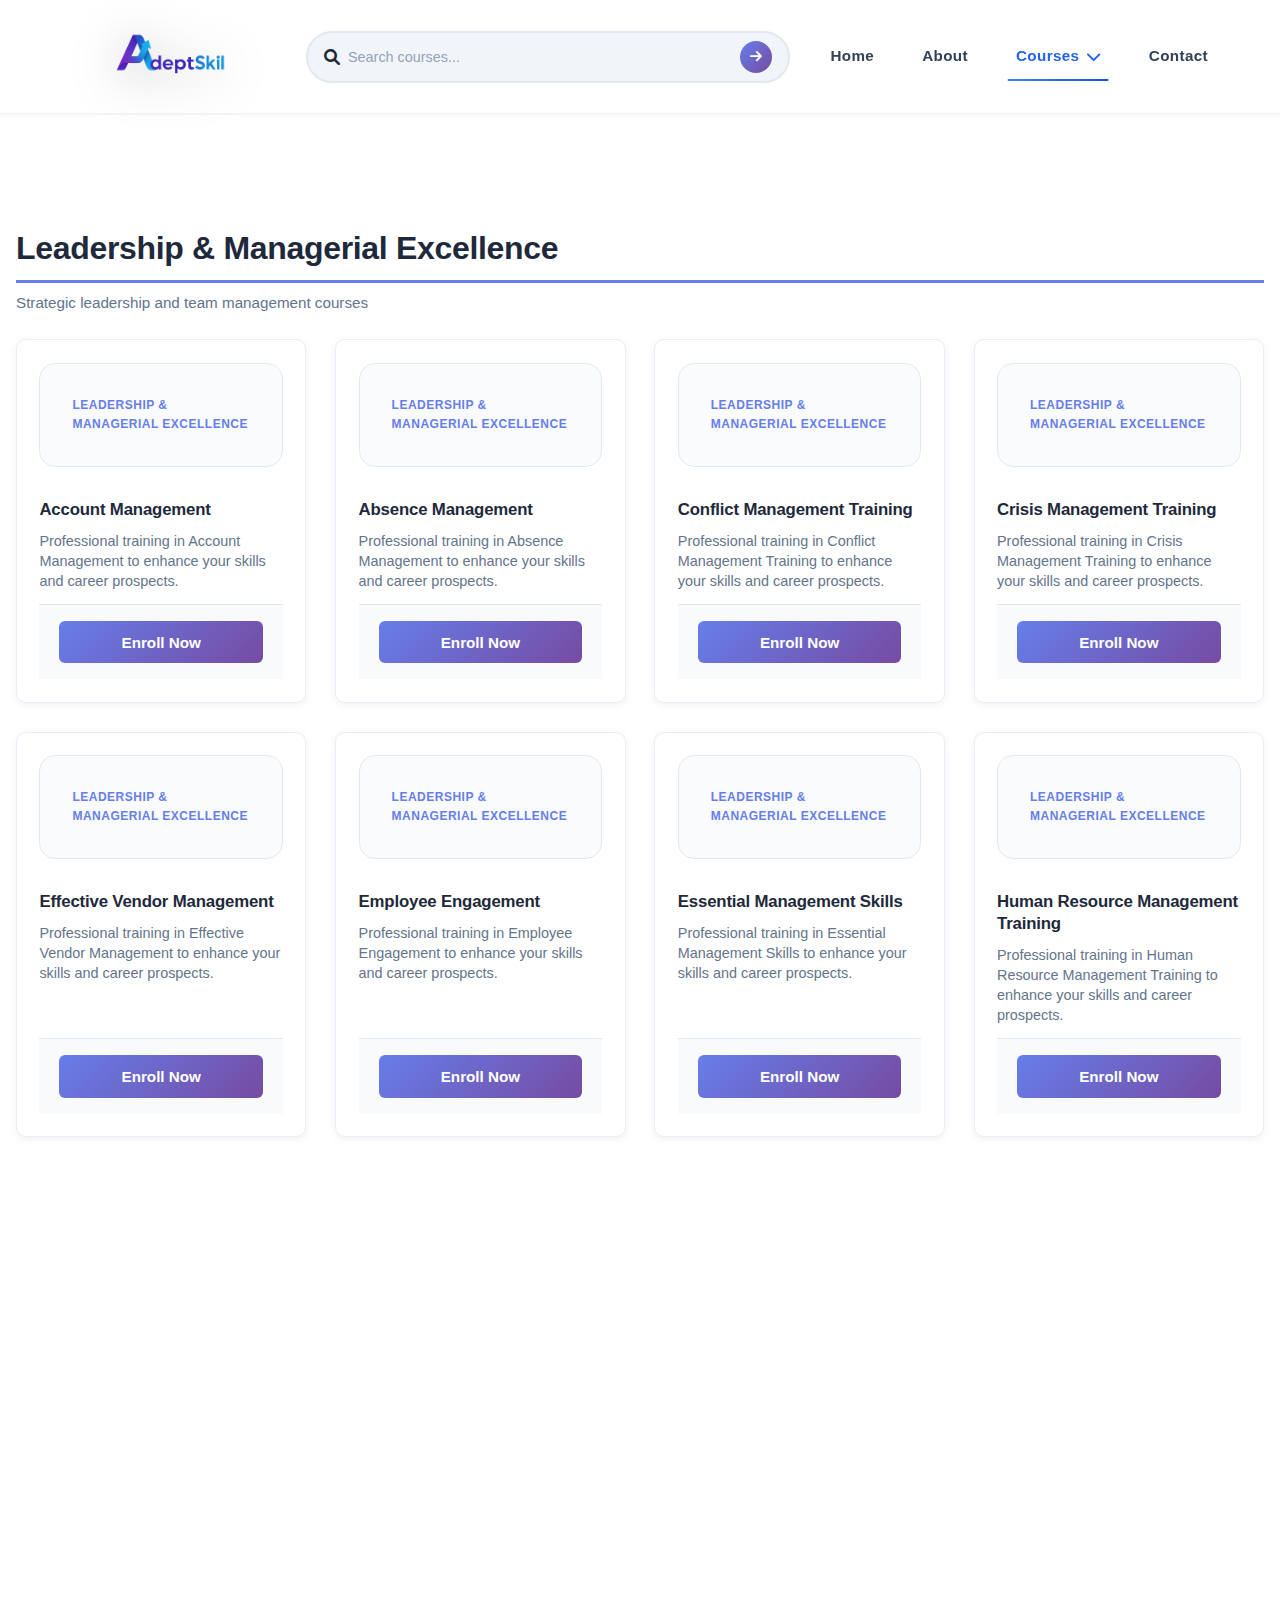
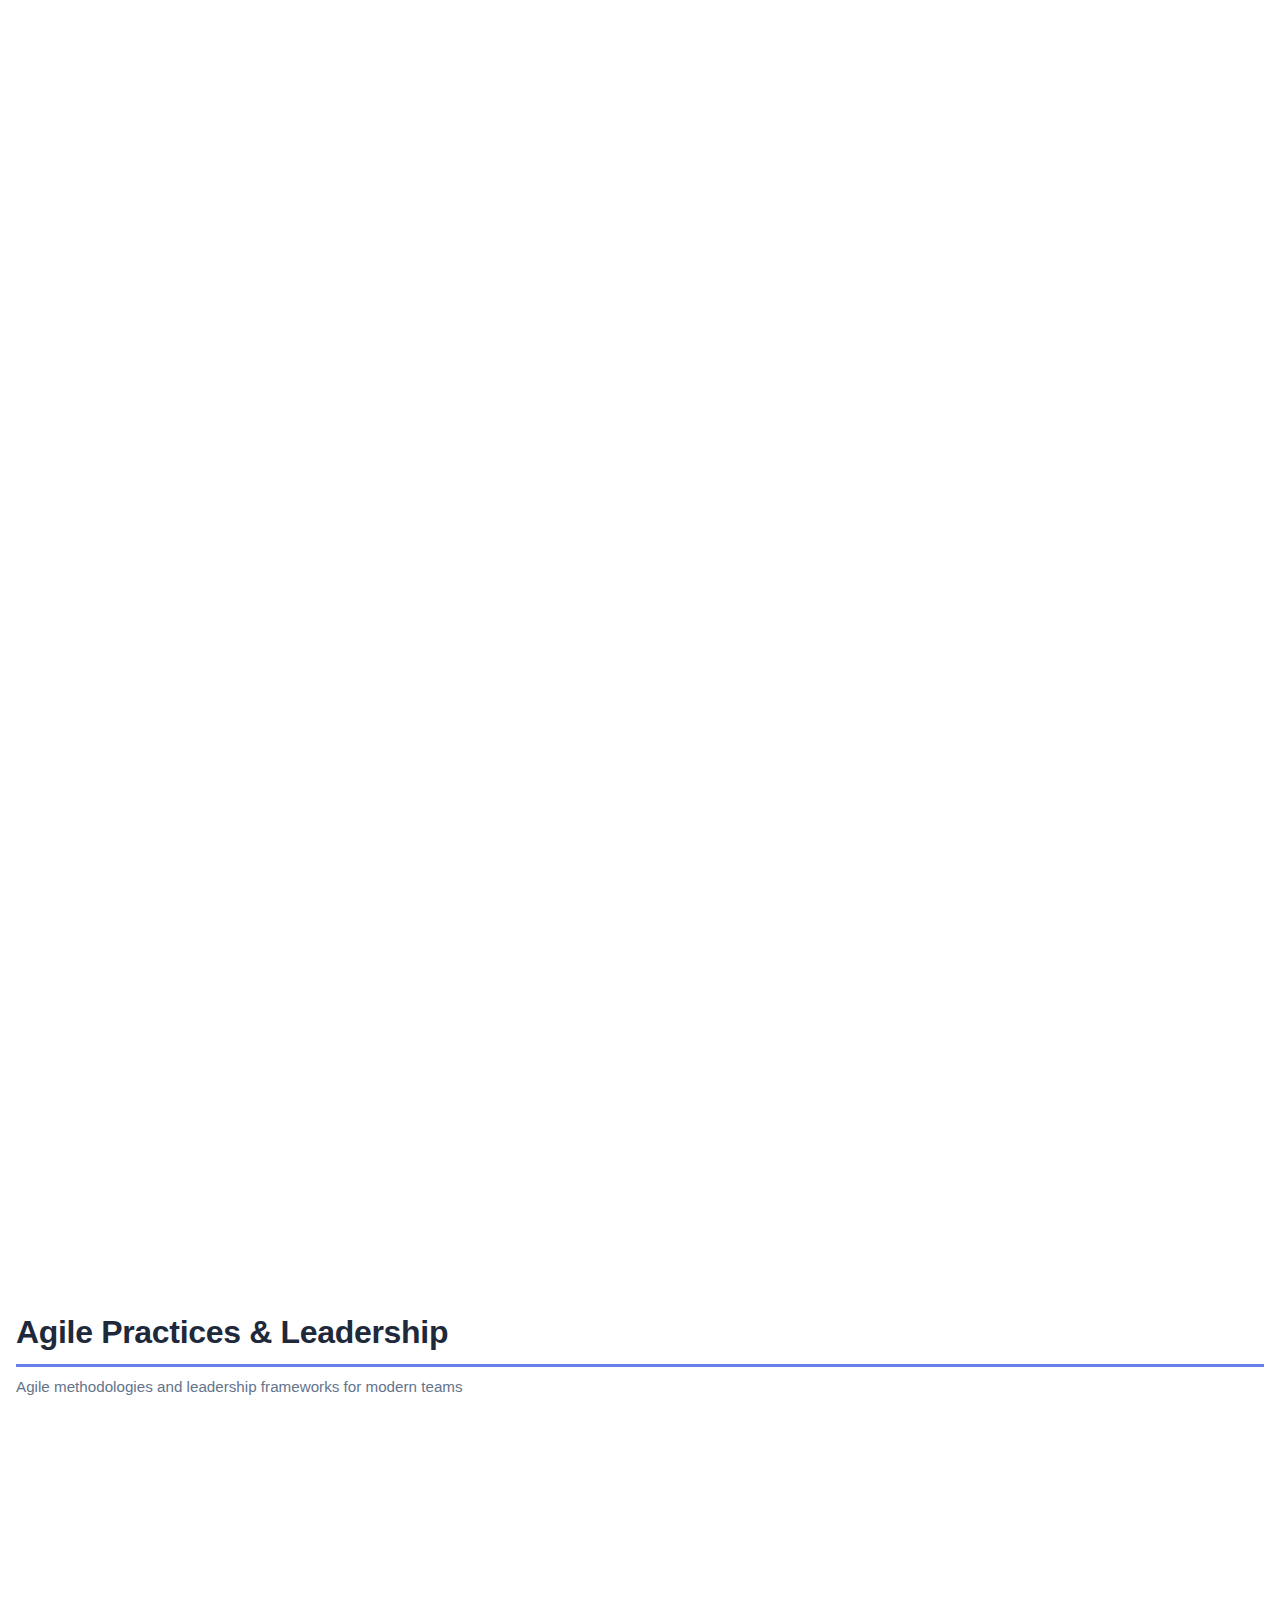
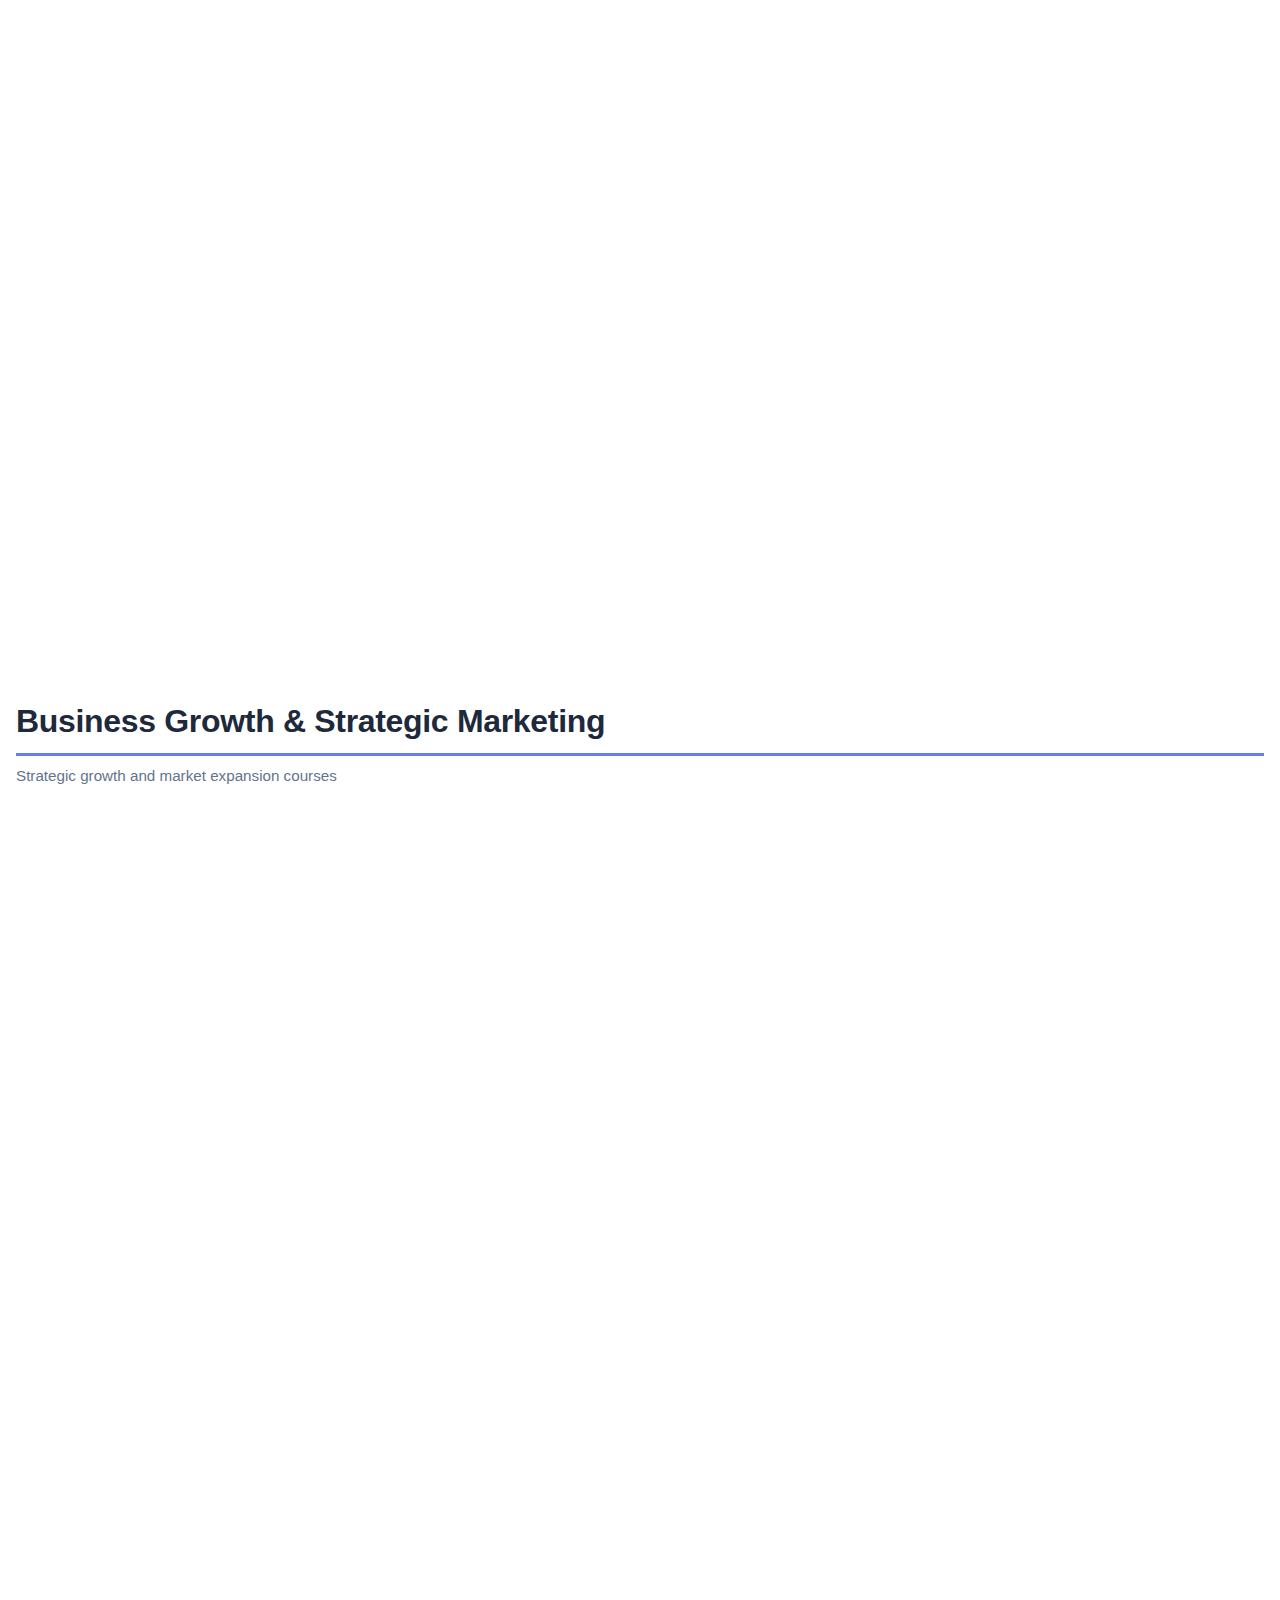
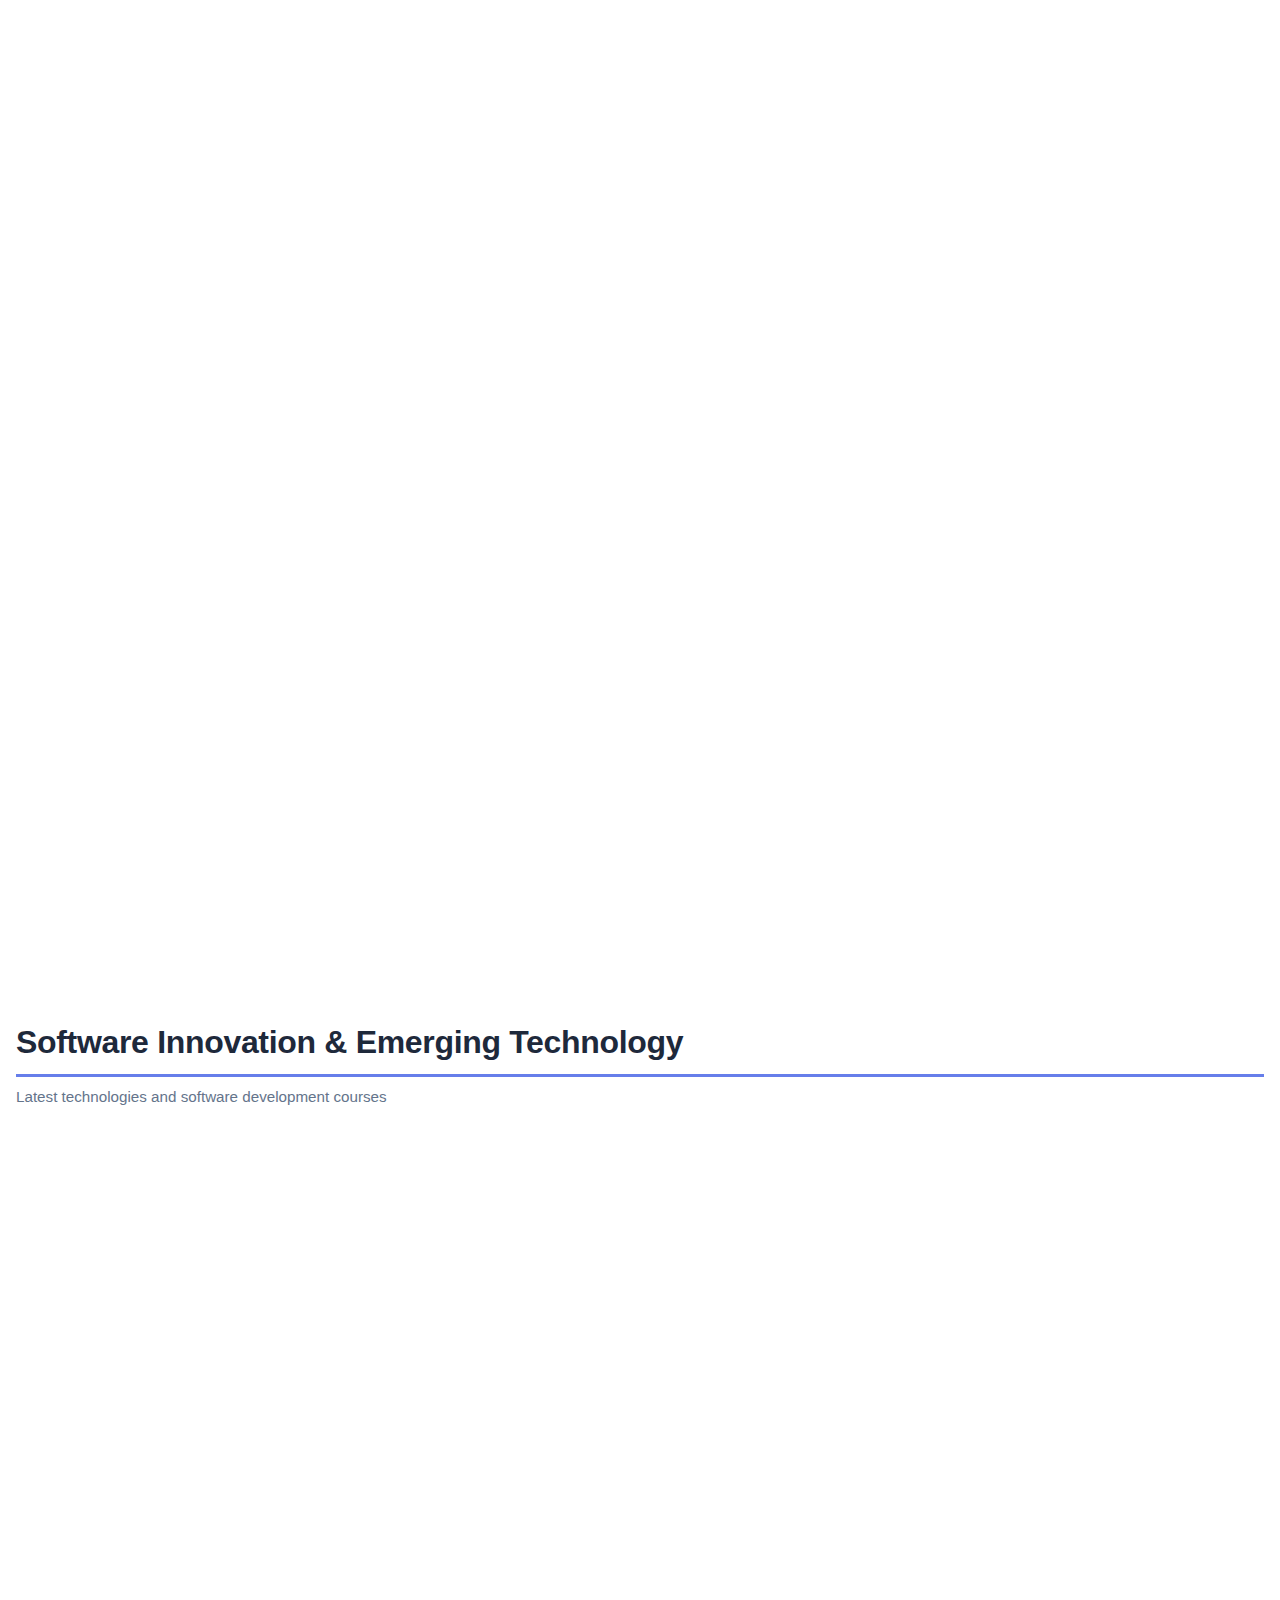
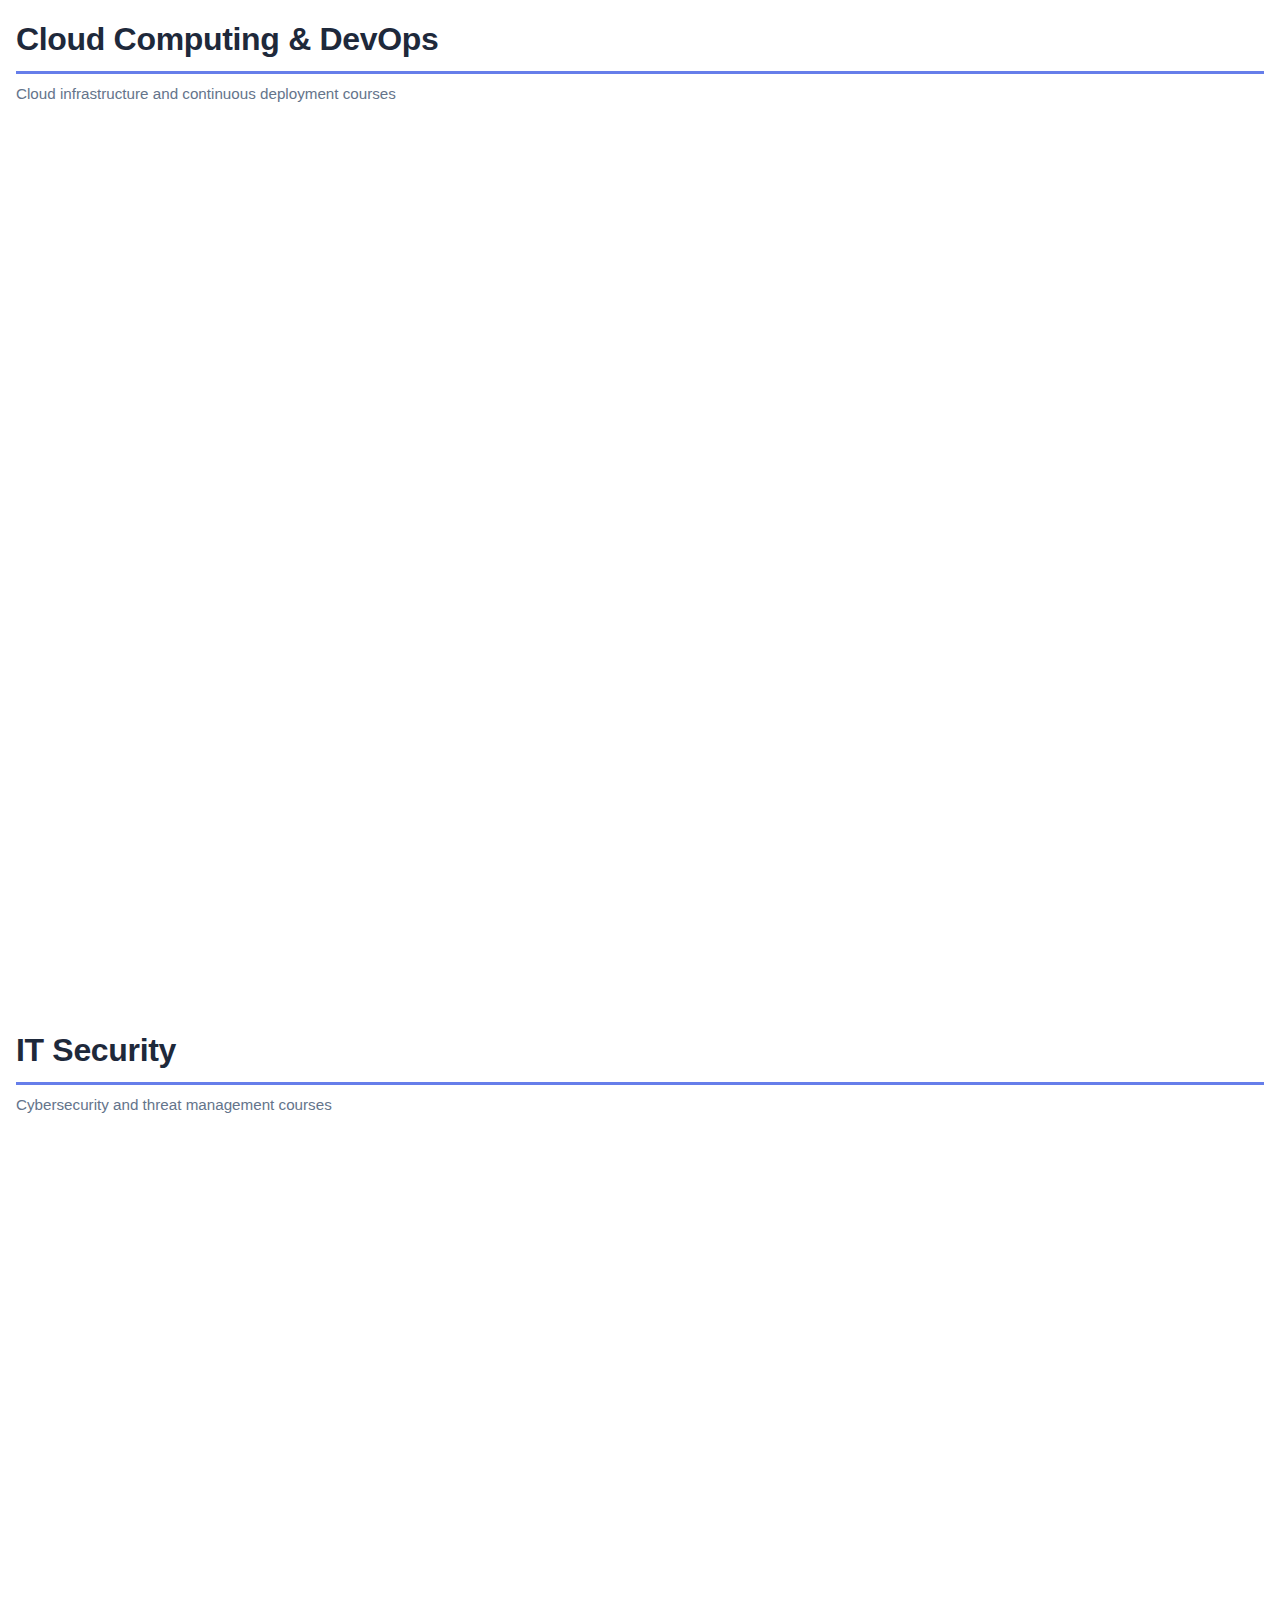
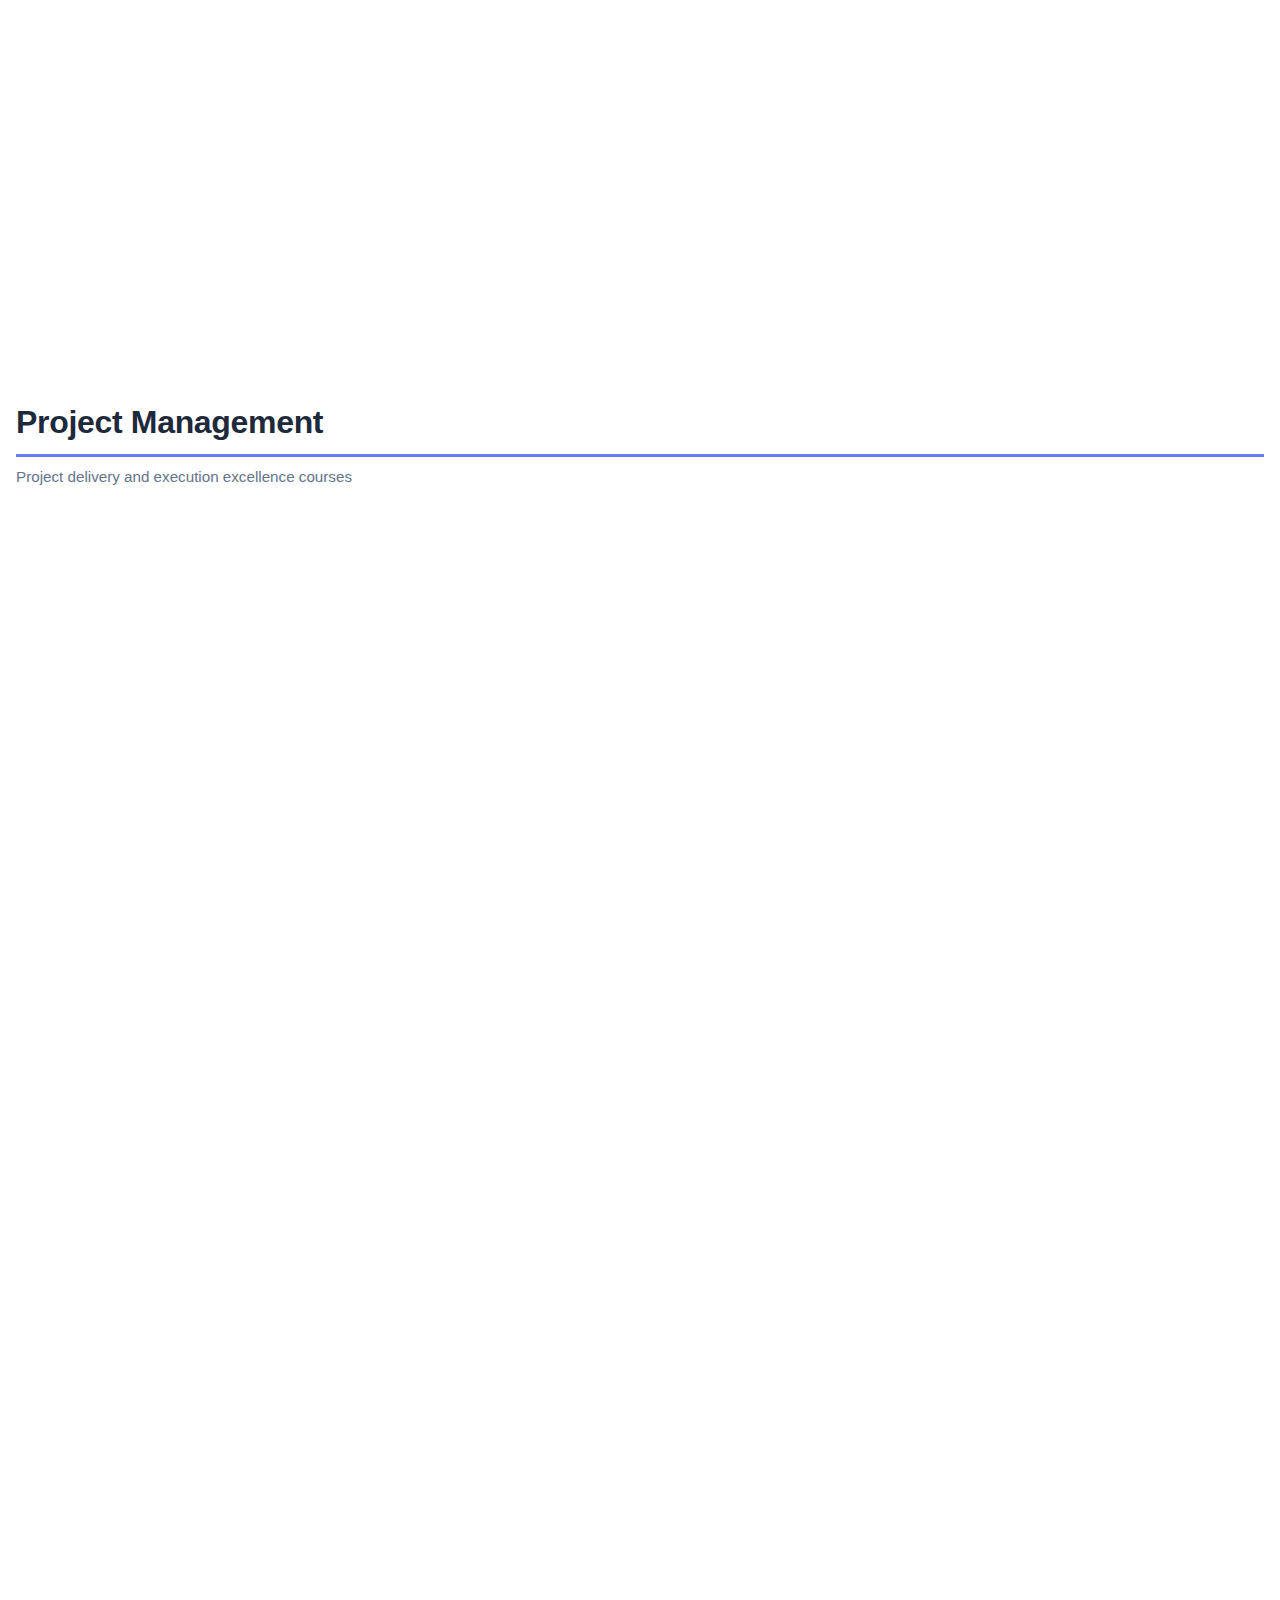
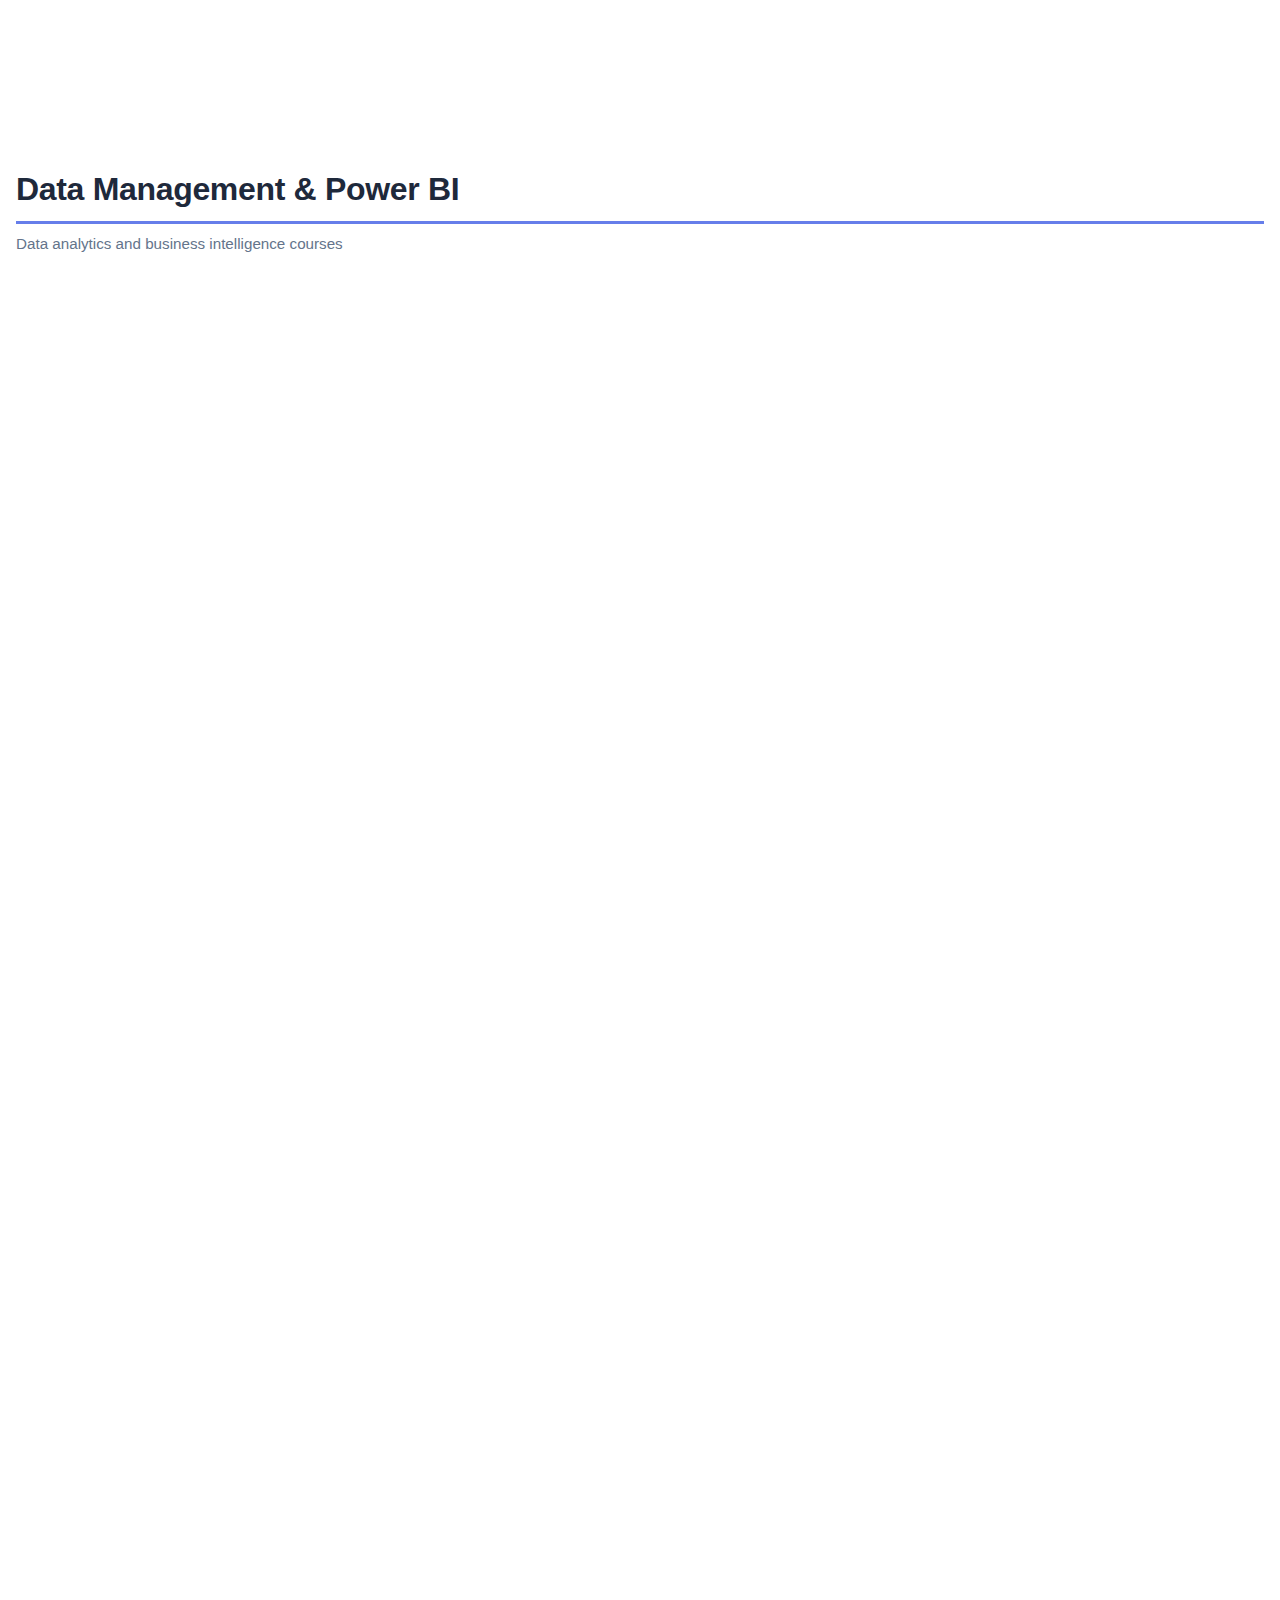
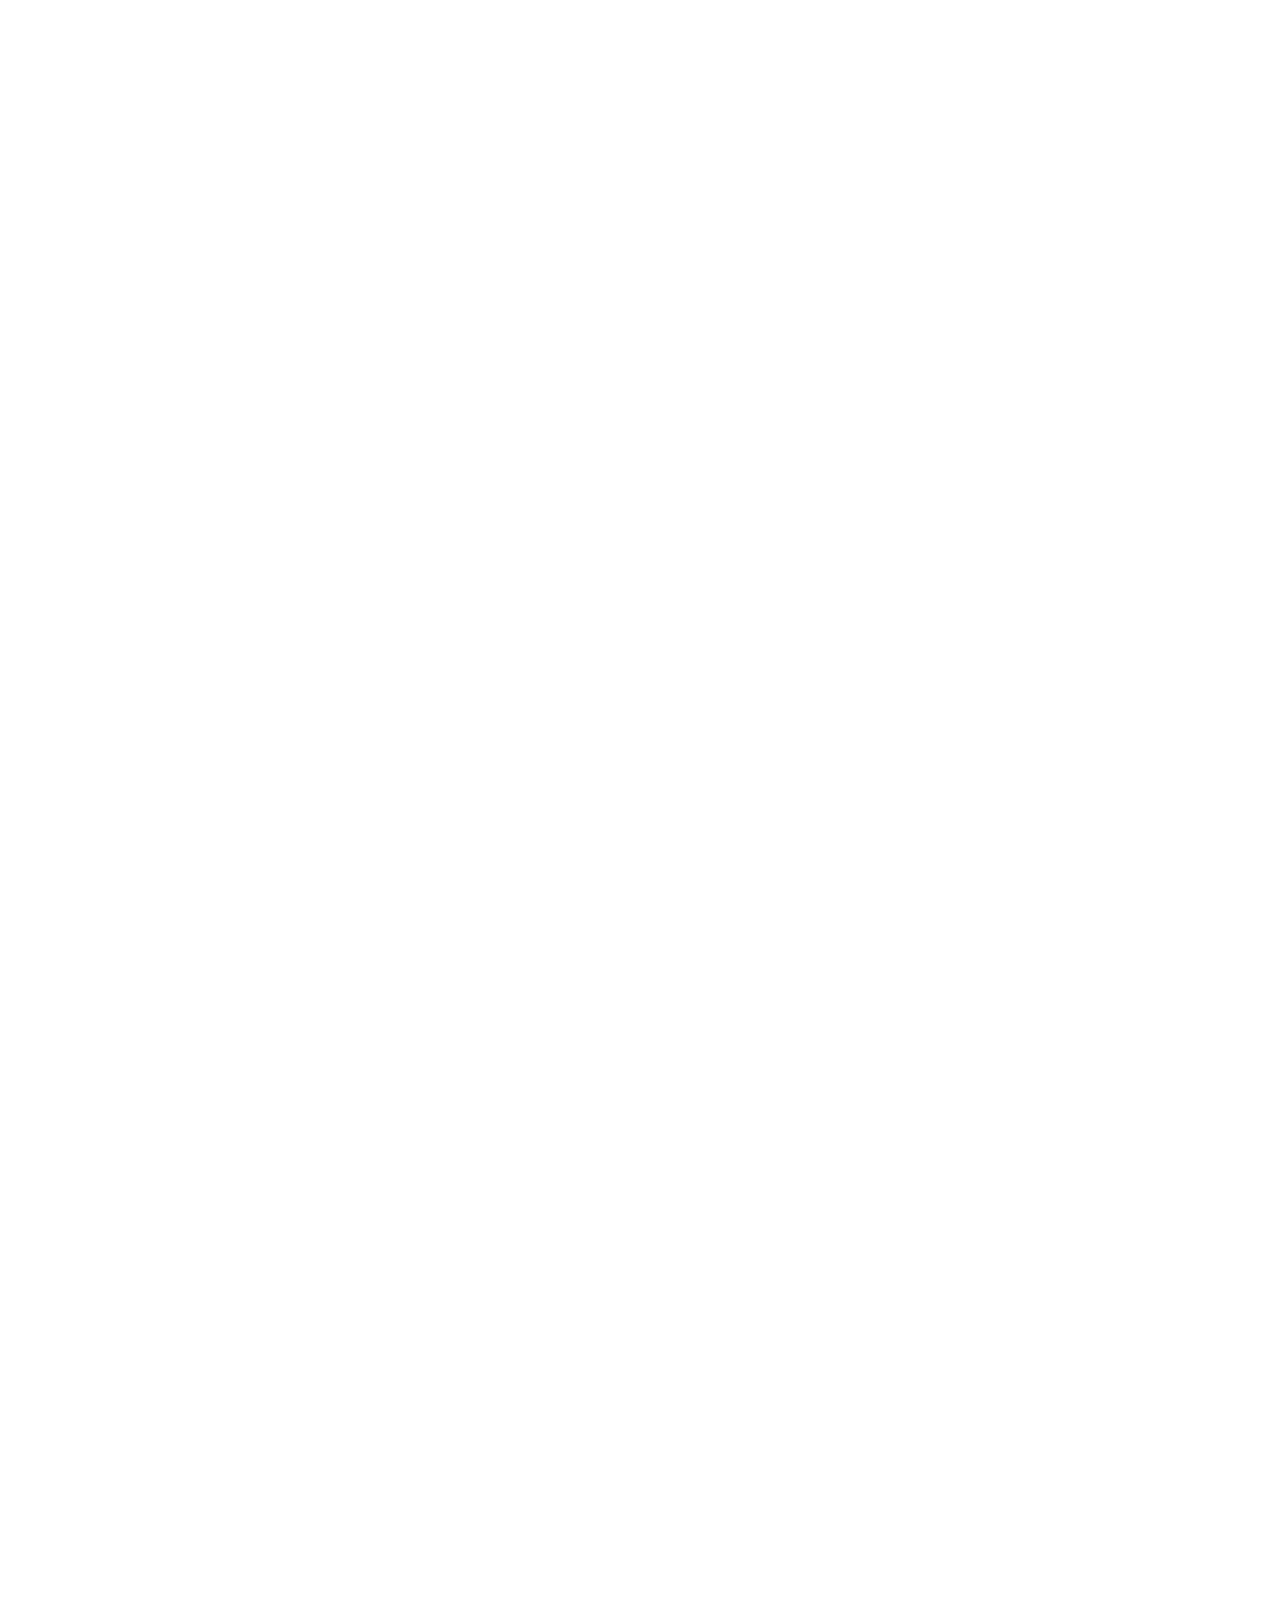
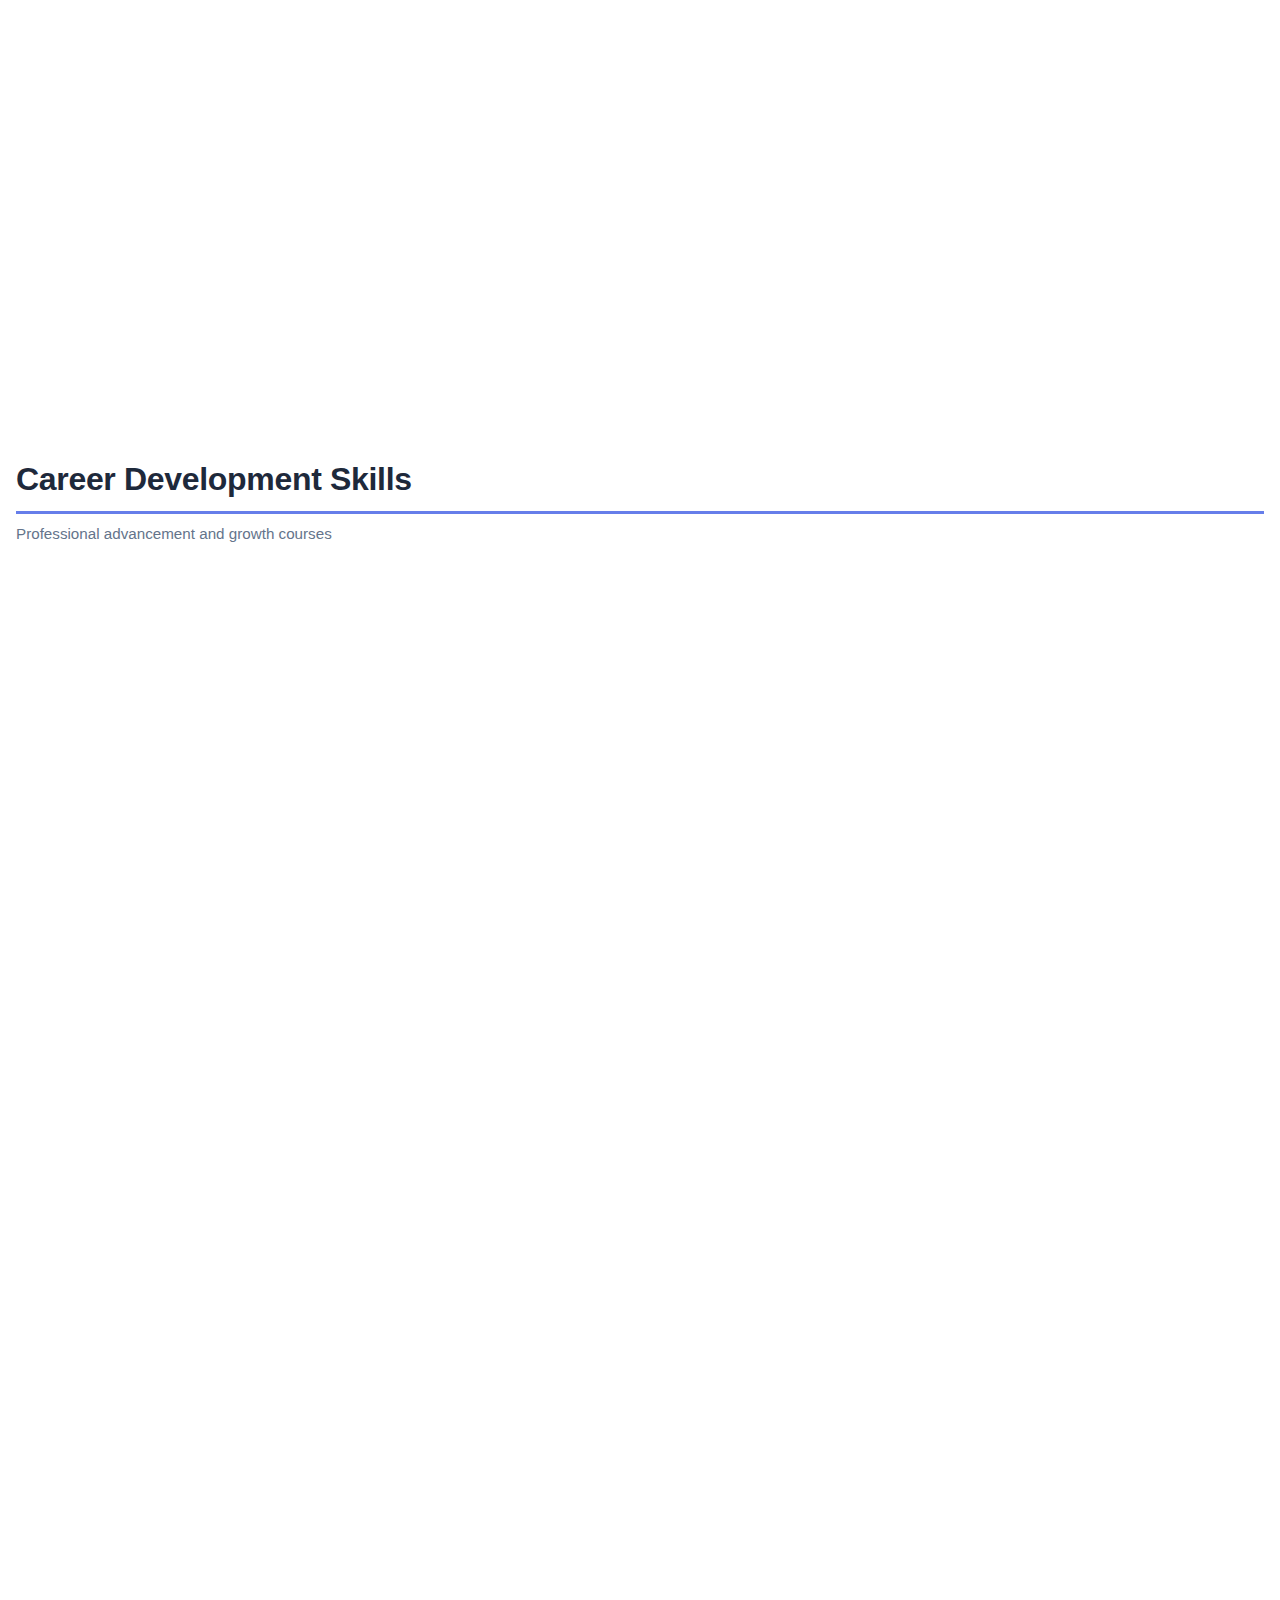
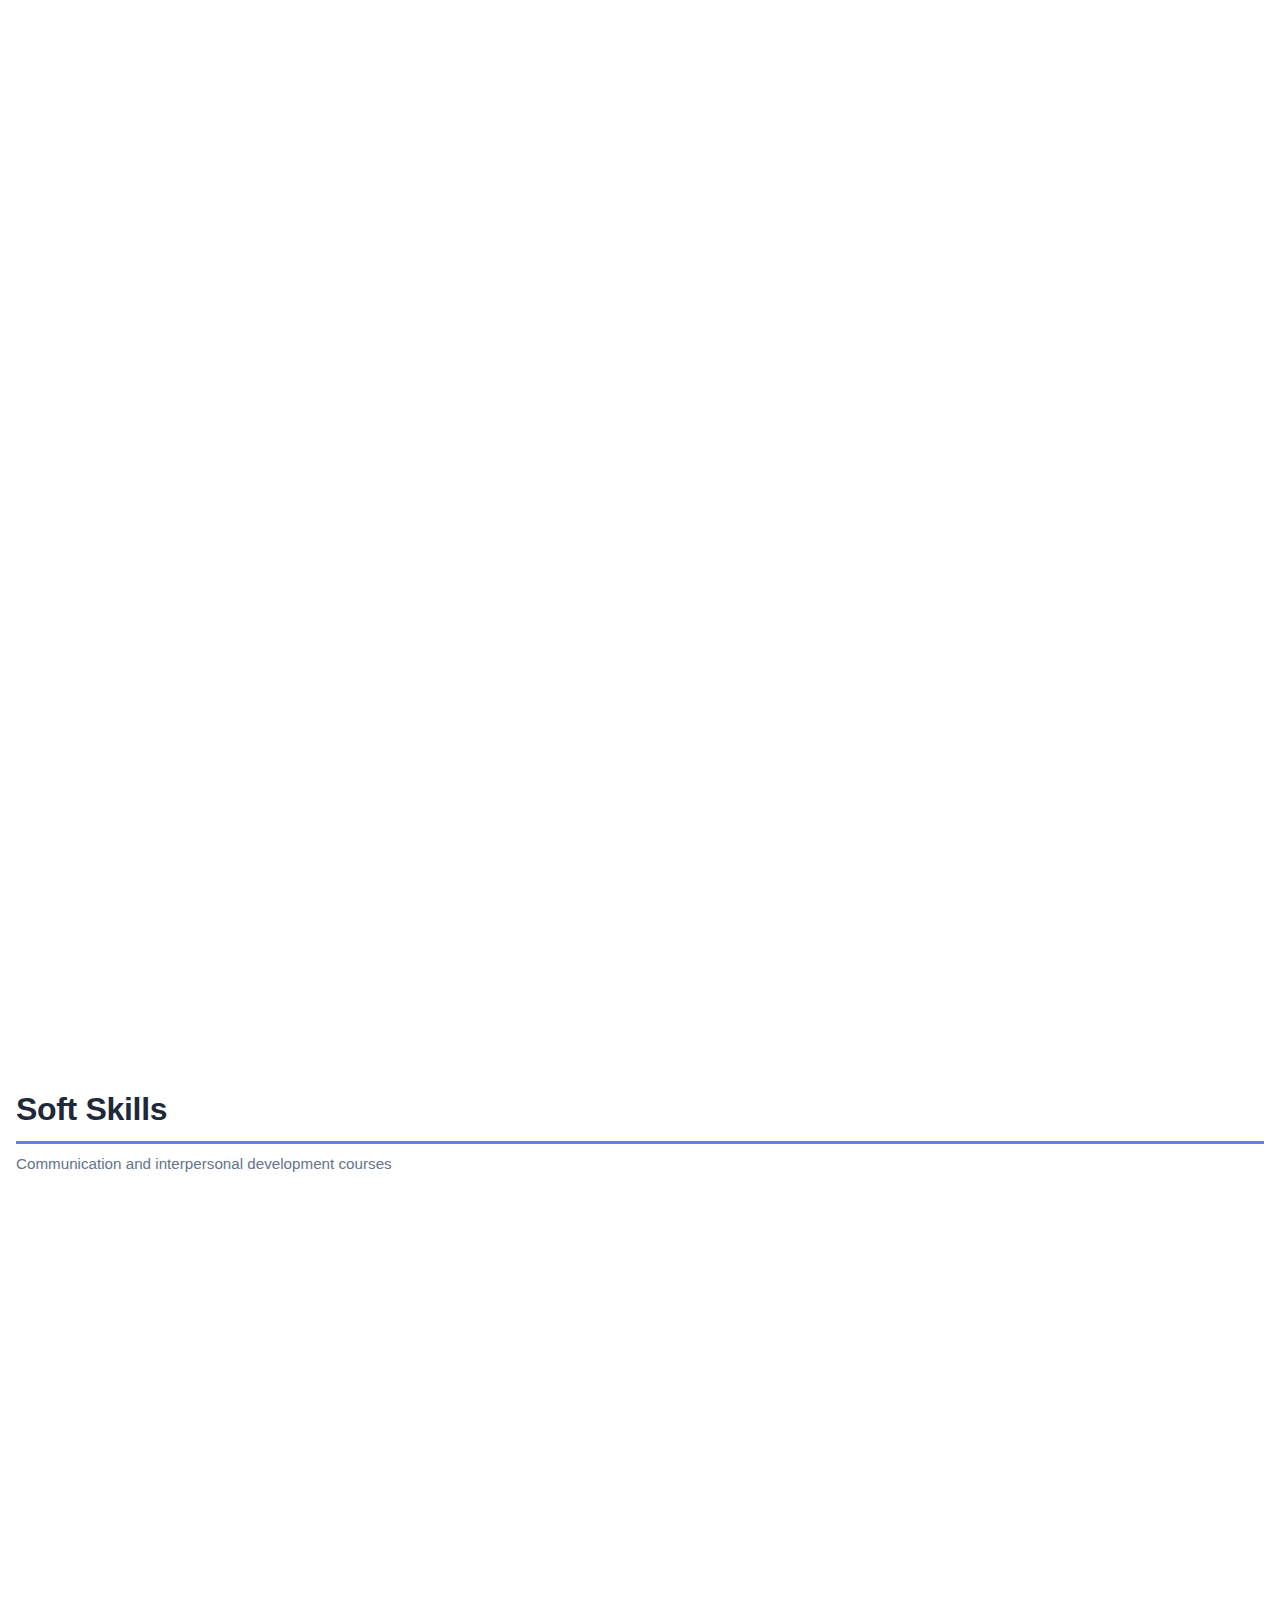
<file: courses.html>
<!DOCTYPE html>
<html lang="en">
<head>
    <meta charset="UTF-8">
    <meta name="viewport" content="width=device-width, initial-scale=1.0">
    <meta name="description" content="Browse Adeptskil's professional training courses: leadership, soft skills, project management, agile, marketing, IT security, Azure, and more. Expert-led programs for career growth.">
    <meta name="keywords" content="training courses, agile training, leadership courses, soft skills training, project management, business training, professional development">
    <meta name="author" content="Adeptskil">
    <meta http-equiv="X-UA-Compatible" content="IE=edge">
    <meta name="referrer" content="strict-origin-when-cross-origin">
    <title>Courses - Adeptskil</title>
    <link rel="icon" type="image/jpeg" href="images/FAVICON.jpg">
    <link rel="apple-touch-icon" href="images/FAVICON.jpg">
    <meta name="theme-color" content="#667eea">
    <link rel="canonical" href="https://adeptskil.com/courses.html">
    <meta property="og:description" content="Browse Adeptskil's professional training courses: leadership, soft skills, project management, agile, marketing, IT security, Azure, and more.">
    <meta property="og:image" content="https://adeptskil.com/images/Logo%20with%20full%20name.png">
    <meta name="twitter:card" content="summary_large_image">
    <meta name="twitter:image" content="https://adeptskil.com/images/Logo%20with%20full%20name.png">
    <link rel="canonical" href="https://adeptskil.com/courses.html">
    <link rel="stylesheet" href="styles.css">
    <link href="https://cdnjs.cloudflare.com/ajax/libs/font-awesome/6.0.0/css/all.min.css" rel="stylesheet">
    <style>
        /* Courses page navbar with centered search bar */
        .courses-navbar .nav-container {
            display: flex;
            justify-content: space-between;
            align-items: center;
            gap: 2rem;
        }
        .courses-navbar .nav-logo {
            flex-shrink: 0;
            margin-right: 0;
        }
        .navbar-search-container {
            flex: 1;
            max-width: 500px;
            display: flex;
            justify-content: center;
        }
        .navbar-search-box {
            display: flex;
            align-items: center;
            background: #f1f5f9;
            padding: 0.5rem 1rem;
            border: 2px solid #e2e8f0;
            border-radius: 999px;
            width: 100%;
            max-width: 500px;
            gap: 0.5rem;
            transition: all 0.3s ease;
        }
        .navbar-search-box:focus-within {
            border-color: #667eea;
            background: white;
            box-shadow: 0 4px 15px rgba(102, 126, 234, 0.15);
        }
        .navbar-search-box input {
            flex: 1;
            border: none;
            background: transparent;
            outline: none;
            font-size: 0.9rem;
            color: #334155;
        }
        .navbar-search-box input::placeholder {
            color: #94a3b8;
        }
        .navbar-search-btn {
            background: linear-gradient(135deg, #667eea, #764ba2);
            color: white;
            border: none;
            width: 32px;
            height: 32px;
            border-radius: 50%;
            cursor: pointer;
            display: flex;
            align-items: center;
            justify-content: center;
            transition: all 0.3s ease;
        }
        .navbar-search-btn:hover {
            transform: scale(1.1);
            box-shadow: 0 4px 12px rgba(102, 126, 234, 0.4);
        }
        .courses-navbar .nav-menu {
            display: flex;
            align-items: center;
            gap: 2rem;
            flex-shrink: 0;
        }
        .courses-section {
            padding-top: 180px;
            margin-top: 0;
        }
        @media (max-width: 1200px) {
            .courses-navbar .nav-container {
                gap: 1.5rem;
            }
            .navbar-search-container {
                max-width: 350px;
            }
            .courses-section {
                padding-top: 160px;
            }
        }
        @media (max-width: 992px) {
            .courses-navbar .nav-container {
                gap: 1rem;
            }
            .courses-section {
                padding-top: 130px;
            }
        }
        @media (max-width: 768px) {
            .courses-section {
                padding-top: 100px;
            }
        }
    </style>
</head>
<body>
    <!-- Navigation -->
    <nav class="navbar courses-navbar">
        <div class="nav-container">
            <div class="nav-logo">
                <a href="index.html" style="text-decoration: none; display: flex; align-items: center;">
                    <img src="images/Logo with full name.png" alt="Adeptskil Logo">
                </a>
            </div>
            
            <div class="navbar-search-container">
                <form id="exactCourseSearch" class="navbar-search-box" role="search" autocomplete="off">
                    <i class="fas fa-search"></i>
                    <input type="text" id="exactSearchInput" placeholder="Search courses..." aria-label="Search courses">
                    <button type="submit" class="navbar-search-btn" aria-label="Search"><i class="fas fa-arrow-right"></i></button>
                </form>
            </div>
            
            <div class="nav-menu" id="navMenu">
                <a href="index.html" class="nav-link">Home</a>
                <a href="about.html" class="nav-link">About</a>
                <div class="dropdown">
                    <a href="courses.html" class="nav-link dropdown-toggle active">
                        Courses <i class="fas fa-chevron-down"></i>
                    </a>
                    <div class="dropdown-menu">
                        <a href="#leadership" class="dropdown-item">Leadership & Managerial Excellence</a>
                        <a href="#soft-skills" class="dropdown-item">Soft Skills</a>
                        <a href="#career" class="dropdown-item">Career Development Skills</a>
                        <a href="#project" class="dropdown-item">Project Management</a>
                        <a href="#agile" class="dropdown-item">Agile Practices & Leadership</a>
                        <a href="#business" class="dropdown-item">Business Growth & Strategic Marketing</a>
                        <a href="#security" class="dropdown-item">IT Security</a>
                        <a href="#data" class="dropdown-item">Data Management & Power BI</a>
                        <a href="#software" class="dropdown-item">Software Innovation & Emerging Technology</a>
                        <a href="#cloud" class="dropdown-item">Cloud Computing & DevOps</a>
                        <a href="#construction" class="dropdown-item">Construction & Quality Management</a>
                        <a href="#azure" class="dropdown-item">Microsoft Azure</a>
                    </div>
                </div>
                <a href="contact.html" class="nav-link">Contact</a>
            </div>
            <div class="nav-toggle" id="navToggle">
                <span class="bar"></span>
                <span class="bar"></span>
                <span class="bar"></span>
            </div>
        </div>
    </nav>

    <!-- Hero Section Removed -->

    <!-- Course Filters -->
    <section class="course-filters">
        <div class="container">
                <div class="filter-container">
                    <!-- Filters and secondary search removed per request -->
                </div>
        </div>
    </section>

    

    <!-- Courses Section -->
    <section class="courses-section">
        <div class="container">
            <!-- Leadership Section -->
            <div style="margin-top: 2rem; margin-bottom: 1.5rem; padding-top: 1rem;" id="leadership">
                <h2 style="font-size: 2rem; font-weight: 700; color: #1e293b; margin-bottom: 0.5rem; border-bottom: 3px solid #667eea; padding-bottom: 0.75rem;">Leadership &amp; Managerial Excellence</h2>
                <p style="color: #64748b; font-size: 0.95rem;">Strategic leadership and team management courses</p>
            </div>
            <div class="courses-grid">
                                <div class="course-card" data-category="leadership">
                                    <div class="course-image">
                                        <i class="fas fa-graduation-cap"></i>
                                    </div>
                                    <div class="course-content">
                                        <div class="course-category">Leadership & Managerial Excellence</div>
                                        <h3 class="course-title">Account Management</h3>
                                        <p class="course-description">Professional training in Account Management to enhance your skills and career prospects.</p>
                                        <div class="course-footer">
                                            <button class="enroll-btn" onclick="enrollCourse('Account Management')">Enroll Now</button>
                                        </div>
                                    </div>
                                </div>
                
                                <div class="course-card" data-category="leadership">
                                    <div class="course-image">
                                        <i class="fas fa-graduation-cap"></i>
                                    </div>
                                    <div class="course-content">
                                        <div class="course-category">Leadership & Managerial Excellence</div>
                                        <h3 class="course-title">Absence Management</h3>
                                        <p class="course-description">Professional training in Absence Management to enhance your skills and career prospects.</p>
                                        <div class="course-footer">
                                            <button class="enroll-btn" onclick="enrollCourse('Absence Management')">Enroll Now</button>
                                        </div>
                                    </div>
                                </div>
                
                                <div class="course-card" data-category="leadership">
                                    <div class="course-image">
                                        <i class="fas fa-graduation-cap"></i>
                                    </div>
                                    <div class="course-content">
                                        <div class="course-category">Leadership & Managerial Excellence</div>
                                        <h3 class="course-title">Conflict Management Training</h3>
                                        <p class="course-description">Professional training in Conflict Management Training to enhance your skills and career prospects.</p>
                                        <div class="course-footer">
                                            <button class="enroll-btn" onclick="enrollCourse('Conflict Management Training')">Enroll Now</button>
                                        </div>
                                    </div>
                                </div>
                
                                <div class="course-card" data-category="leadership">
                                    <div class="course-image">
                                        <i class="fas fa-graduation-cap"></i>
                                    </div>
                                    <div class="course-content">
                                        <div class="course-category">Leadership & Managerial Excellence</div>
                                        <h3 class="course-title">Crisis Management Training</h3>
                                        <p class="course-description">Professional training in Crisis Management Training to enhance your skills and career prospects.</p>
                                        <div class="course-footer">
                                            <button class="enroll-btn" onclick="enrollCourse('Crisis Management Training')">Enroll Now</button>
                                        </div>
                                    </div>
                                </div>
                
                                <div class="course-card" data-category="leadership">
                                    <div class="course-image">
                                        <i class="fas fa-graduation-cap"></i>
                                    </div>
                                    <div class="course-content">
                                        <div class="course-category">Leadership & Managerial Excellence</div>
                                        <h3 class="course-title">Effective Vendor Management</h3>
                                        <p class="course-description">Professional training in Effective Vendor Management to enhance your skills and career prospects.</p>
                                        <div class="course-footer">
                                            <button class="enroll-btn" onclick="enrollCourse('Effective Vendor Management')">Enroll Now</button>
                                        </div>
                                    </div>
                                </div>
                
                                <div class="course-card" data-category="leadership">
                                    <div class="course-image">
                                        <i class="fas fa-graduation-cap"></i>
                                    </div>
                                    <div class="course-content">
                                        <div class="course-category">Leadership & Managerial Excellence</div>
                                        <h3 class="course-title">Employee Engagement</h3>
                                        <p class="course-description">Professional training in Employee Engagement to enhance your skills and career prospects.</p>
                                        <div class="course-footer">
                                            <button class="enroll-btn" onclick="enrollCourse('Employee Engagement')">Enroll Now</button>
                                        </div>
                                    </div>
                                </div>
                
                                <div class="course-card" data-category="leadership">
                                    <div class="course-image">
                                        <i class="fas fa-graduation-cap"></i>
                                    </div>
                                    <div class="course-content">
                                        <div class="course-category">Leadership & Managerial Excellence</div>
                                        <h3 class="course-title">Essential Management Skills</h3>
                                        <p class="course-description">Professional training in Essential Management Skills to enhance your skills and career prospects.</p>
                                        <div class="course-footer">
                                            <button class="enroll-btn" onclick="enrollCourse('Essential Management Skills')">Enroll Now</button>
                                        </div>
                                    </div>
                                </div>
                
                                <div class="course-card" data-category="leadership">
                                    <div class="course-image">
                                        <i class="fas fa-graduation-cap"></i>
                                    </div>
                                    <div class="course-content">
                                        <div class="course-category">Leadership & Managerial Excellence</div>
                                        <h3 class="course-title">Human Resource Management Training</h3>
                                        <p class="course-description">Professional training in Human Resource Management Training to enhance your skills and career prospects.</p>
                                        <div class="course-footer">
                                            <button class="enroll-btn" onclick="enrollCourse('Human Resource Management Training')">Enroll Now</button>
                                        </div>
                                    </div>
                                </div>
                
                                <div class="course-card" data-category="leadership">
                                    <div class="course-image">
                                        <i class="fas fa-graduation-cap"></i>
                                    </div>
                                    <div class="course-content">
                                        <div class="course-category">Leadership & Managerial Excellence</div>
                                        <h3 class="course-title">Leading Effective Teams</h3>
                                        <p class="course-description">Professional training in Leading Effective Teams to enhance your skills and career prospects.</p>
                                        <div class="course-footer">
                                            <button class="enroll-btn" onclick="enrollCourse('Leading Effective Teams')">Enroll Now</button>
                                        </div>
                                    </div>
                                </div>
                
                                <div class="course-card" data-category="leadership">
                                    <div class="course-image">
                                        <i class="fas fa-graduation-cap"></i>
                                    </div>
                                    <div class="course-content">
                                        <div class="course-category">Leadership & Managerial Excellence</div>
                                        <h3 class="course-title">Manager Management Training</h3>
                                        <p class="course-description">Professional training in Manager Management Training to enhance your skills and career prospects.</p>
                                        <div class="course-footer">
                                            <button class="enroll-btn" onclick="enrollCourse('Manager Management Training')">Enroll Now</button>
                                        </div>
                                    </div>
                                </div>
                
                                <div class="course-card" data-category="leadership">
                                    <div class="course-image">
                                        <i class="fas fa-graduation-cap"></i>
                                    </div>
                                    <div class="course-content">
                                        <div class="course-category">Leadership & Managerial Excellence</div>
                                        <h3 class="course-title">Supply Chain Management</h3>
                                        <p class="course-description">Professional training in Supply Chain Management to enhance your skills and career prospects.</p>
                                        <div class="course-footer">
                                            <button class="enroll-btn" onclick="enrollCourse('Supply Chain Management')">Enroll Now</button>
                                        </div>
                                    </div>
                                </div>
                
                                <div class="course-card" data-category="leadership">
                                    <div class="course-image">
                                        <i class="fas fa-graduation-cap"></i>
                                    </div>
                                    <div class="course-content">
                                        <div class="course-category">Leadership & Managerial Excellence</div>
                                        <h3 class="course-title">Managing a Virtual Team</h3>
                                        <p class="course-description">Professional training in Managing a Virtual Team to enhance your skills and career prospects.</p>
                                        <div class="course-footer">
                                            <button class="enroll-btn" onclick="enrollCourse('Managing a Virtual Team')">Enroll Now</button>
                                        </div>
                                    </div>
                                </div>
                
                                <div class="course-card" data-category="leadership">
                                    <div class="course-image">
                                        <i class="fas fa-graduation-cap"></i>
                                    </div>
                                    <div class="course-content">
                                        <div class="course-category">Leadership & Managerial Excellence</div>
                                        <h3 class="course-title">Managing Performance</h3>
                                        <p class="course-description">Professional training in Managing Performance to enhance your skills and career prospects.</p>
                                        <div class="course-footer">
                                            <button class="enroll-btn" onclick="enrollCourse('Managing Performance')">Enroll Now</button>
                                        </div>
                                    </div>
                                </div>
                
                                <div class="course-card" data-category="leadership">
                                    <div class="course-image">
                                        <i class="fas fa-graduation-cap"></i>
                                    </div>
                                    <div class="course-content">
                                        <div class="course-category">Leadership & Managerial Excellence</div>
                                        <h3 class="course-title">Performance Management</h3>
                                        <p class="course-description">Professional training in Performance Management to enhance your skills and career prospects.</p>
                                        <div class="course-footer">
                                            <button class="enroll-btn" onclick="enrollCourse('Performance Management')">Enroll Now</button>
                                        </div>
                                    </div>
                                </div>
                
                                <div class="course-card" data-category="leadership">
                                    <div class="course-image">
                                        <i class="fas fa-graduation-cap"></i>
                                    </div>
                                    <div class="course-content">
                                        <div class="course-category">Leadership & Managerial Excellence</div>
                                        <h3 class="course-title">Problem Management Professional</h3>
                                        <p class="course-description">Professional training in Problem Management Professional to enhance your skills and career prospects.</p>
                                        <div class="course-footer">
                                            <button class="enroll-btn" onclick="enrollCourse('Problem Management Professional')">Enroll Now</button>
                                        </div>
                                    </div>
                                </div>
                
                                <div class="course-card" data-category="leadership">
                                    <div class="course-image">
                                        <i class="fas fa-graduation-cap"></i>
                                    </div>
                                    <div class="course-content">
                                        <div class="course-category">Leadership & Managerial Excellence</div>
                                        <h3 class="course-title">Risk Assessment and Management</h3>
                                        <p class="course-description">Professional training in Risk Assessment and Management to enhance your skills and career prospects.</p>
                                        <div class="course-footer">
                                            <button class="enroll-btn" onclick="enrollCourse('Risk Assessment and Management')">Enroll Now</button>
                                        </div>
                                    </div>
                                </div>
                
                                <div class="course-card" data-category="leadership">
                                    <div class="course-image">
                                        <i class="fas fa-graduation-cap"></i>
                                    </div>
                                    <div class="course-content">
                                        <div class="course-category">Leadership & Managerial Excellence</div>
                                        <h3 class="course-title">Risk Assessment Training</h3>
                                        <p class="course-description">Professional training in Risk Assessment Training to enhance your skills and career prospects.</p>
                                        <div class="course-footer">
                                            <button class="enroll-btn" onclick="enrollCourse('Risk Assessment Training')">Enroll Now</button>
                                        </div>
                                    </div>
                                </div>
                
                                <div class="course-card" data-category="leadership">
                                    <div class="course-image">
                                        <i class="fas fa-graduation-cap"></i>
                                    </div>
                                    <div class="course-content">
                                        <div class="course-category">Leadership & Managerial Excellence</div>
                                        <h3 class="course-title">Change Management - Change Matters</h3>
                                        <p class="course-description">Professional training in Change Management - Change Matters to enhance your skills and career prospects.</p>
                                        <div class="course-footer">
                                            <button class="enroll-btn" onclick="enrollCourse('Change Management - Change Matters')">Enroll Now</button>
                                        </div>
                                    </div>
                                </div>
                
                                <div class="course-card" data-category="leadership">
                                    <div class="course-image">
                                        <i class="fas fa-graduation-cap"></i>
                                    </div>
                                    <div class="course-content">
                                        <div class="course-category">Leadership & Managerial Excellence</div>
                                        <h3 class="course-title">Motivating People</h3>
                                        <p class="course-description">Professional training in Motivating People to enhance your skills and career prospects.</p>
                                        <div class="course-footer">
                                            <button class="enroll-btn" onclick="enrollCourse('Motivating People')">Enroll Now</button>
                                        </div>
                                    </div>
                                </div>
                
                                <div class="course-card" data-category="leadership">
                                    <div class="course-image">
                                        <i class="fas fa-graduation-cap"></i>
                                    </div>
                                    <div class="course-content">
                                        <div class="course-category">Leadership & Managerial Excellence</div>
                                        <h3 class="course-title">Building High Performing Teams</h3>
                                        <p class="course-description">Professional training in Building High Performing Teams to enhance your skills and career prospects.</p>
                                        <div class="course-footer">
                                            <button class="enroll-btn" onclick="enrollCourse('Building High Performing Teams')">Enroll Now</button>
                                        </div>
                                    </div>
                                </div>
                
                                <div class="course-card" data-category="leadership">
                                    <div class="course-image">
                                        <i class="fas fa-graduation-cap"></i>
                                    </div>
                                    <div class="course-content">
                                        <div class="course-category">Leadership & Managerial Excellence</div>
                                        <h3 class="course-title">Leadership Skills - Lead, Motivate & Inspire</h3>
                                        <p class="course-description">Professional training in Leadership Skills - Lead, Motivate & Inspire to enhance your skills and career prospects.</p>
                                        <div class="course-footer">
                                            <button class="enroll-btn" onclick="enrollCourse('Leadership Skills - Lead, Motivate & Inspire')">Enroll Now</button>
                                        </div>
                                    </div>
                                </div>
            </div>

            <!-- Agile Practices & Leadership Section -->
            <div style="margin-top: 3rem; margin-bottom: 1.5rem; padding-top: 1rem;" id="agile">
                <h2 style="font-size: 2rem; font-weight: 700; color: #1e293b; margin-bottom: 0.5rem; border-bottom: 3px solid #667eea; padding-bottom: 0.75rem;">Agile Practices &amp; Leadership</h2>
                <p style="color: #64748b; font-size: 0.95rem;">Agile methodologies and leadership frameworks for modern teams</p>
            </div>
            <div class="courses-grid">
                                <div class="course-card" data-category="agile">
                                    <div class="course-image">
                                        <i class="fas fa-graduation-cap"></i>
                                    </div>
                                    <div class="course-content">
                                        <div class="course-category">Agile Practices & Leadership</div>
                                        <h3 class="course-title">Introduction To Agile</h3>
                                        <p class="course-description">Professional training in Introduction To Agile to enhance your skills and career prospects.</p>
                                        <div class="course-footer">
                                            <button class="enroll-btn" onclick="enrollCourse('Introduction To Agile')">Enroll Now</button>
                                        </div>
                                    </div>
                                </div>
                
                                <div class="course-card" data-category="agile">
                                    <div class="course-image">
                                        <i class="fas fa-graduation-cap"></i>
                                    </div>
                                    <div class="course-content">
                                        <div class="course-category">Agile Practices & Leadership</div>
                                        <h3 class="course-title">Agile Transformation</h3>
                                        <p class="course-description">Professional training in Agile Transformation to enhance your skills and career prospects.</p>
                                        <div class="course-footer">
                                            <button class="enroll-btn" onclick="enrollCourse('Agile Transformation')">Enroll Now</button>
                                        </div>
                                    </div>
                                </div>
                
                                <div class="course-card" data-category="agile">
                                    <div class="course-image">
                                        <i class="fas fa-graduation-cap"></i>
                                    </div>
                                    <div class="course-content">
                                        <div class="course-category">Agile Practices & Leadership</div>
                                        <h3 class="course-title">Agile & Scrum Training</h3>
                                        <p class="course-description">Professional training in Agile & Scrum Training to enhance your skills and career prospects.</p>
                                        <div class="course-footer">
                                            <button class="enroll-btn" onclick="enrollCourse('Agile & Scrum Training')">Enroll Now</button>
                                        </div>
                                    </div>
                                </div>
                
                                <div class="course-card" data-category="agile">
                                    <div class="course-image">
                                        <i class="fas fa-graduation-cap"></i>
                                    </div>
                                    <div class="course-content">
                                        <div class="course-category">Agile Practices & Leadership</div>
                                        <h3 class="course-title">Scrum & Agile Foundation</h3>
                                        <p class="course-description">Professional training in Scrum & Agile Foundation to enhance your skills and career prospects.</p>
                                        <div class="course-footer">
                                            <button class="enroll-btn" onclick="enrollCourse('Scrum & Agile Foundation')">Enroll Now</button>
                                        </div>
                                    </div>
                                </div>
                
                                <div class="course-card" data-category="agile">
                                    <div class="course-image">
                                        <i class="fas fa-graduation-cap"></i>
                                    </div>
                                    <div class="course-content">
                                        <div class="course-category">Agile Practices & Leadership</div>
                                        <h3 class="course-title">Agile Scrum Master</h3>
                                        <p class="course-description">Professional training in Agile Scrum Master to enhance your skills and career prospects.</p>
                                        <div class="course-footer">
                                            <button class="enroll-btn" onclick="enrollCourse('Agile Scrum Master')">Enroll Now</button>
                                        </div>
                                    </div>
                                </div>
                
                                <div class="course-card" data-category="agile">
                                    <div class="course-image">
                                        <i class="fas fa-graduation-cap"></i>
                                    </div>
                                    <div class="course-content">
                                        <div class="course-category">Agile Practices & Leadership</div>
                                        <h3 class="course-title">Agile Strategies for Executives</h3>
                                        <p class="course-description">Professional training in Agile Strategies for Executives to enhance your skills and career prospects.</p>
                                        <div class="course-footer">
                                            <button class="enroll-btn" onclick="enrollCourse('Agile Strategies for Executives')">Enroll Now</button>
                                        </div>
                                    </div>
                                </div>
                
                                <div class="course-card" data-category="agile">
                                    <div class="course-image">
                                        <i class="fas fa-graduation-cap"></i>
                                    </div>
                                    <div class="course-content">
                                        <div class="course-category">Agile Practices & Leadership</div>
                                        <h3 class="course-title">Agile Strategies for Product Owner</h3>
                                        <p class="course-description">Professional training in Agile Strategies for Product Owner to enhance your skills and career prospects.</p>
                                        <div class="course-footer">
                                            <button class="enroll-btn" onclick="enrollCourse('Agile Strategies for Product Owner')">Enroll Now</button>
                                        </div>
                                    </div>
                                </div>
            </div>

            <!-- Business Section -->
            <div style="margin-top: 3rem; margin-bottom: 1.5rem; padding-top: 1rem;" id="business">
                <h2 style="font-size: 2rem; font-weight: 700; color: #1e293b; margin-bottom: 0.5rem; border-bottom: 3px solid #667eea; padding-bottom: 0.75rem;">Business Growth &amp; Strategic Marketing</h2>
                <p style="color: #64748b; font-size: 0.95rem;">Strategic growth and market expansion courses</p>
            </div>
            <div class="courses-grid">
                
                                <div class="course-card" data-category="business">
                                    <div class="course-image">
                                        <i class="fas fa-graduation-cap"></i>
                                    </div>
                                    <div class="course-content">
                                        <div class="course-category">Business Growth & Strategic Marketing</div>
                                        <h3 class="course-title">Business Case Writing</h3>
                                        <p class="course-description">Professional training in Business Case Writing to enhance your skills and career prospects.</p>
                                        <div class="course-footer">
                                            <button class="enroll-btn" onclick="enrollCourse('Business Case Writing')">Enroll Now</button>
                                        </div>
                                    </div>
                                </div>
                
                                <div class="course-card" data-category="business">
                                    <div class="course-image">
                                        <i class="fas fa-graduation-cap"></i>
                                    </div>
                                    <div class="course-content">
                                        <div class="course-category">Business Growth & Strategic Marketing</div>
                                        <h3 class="course-title">Business Ethics & Responsibility</h3>
                                        <p class="course-description">Professional training in Business Ethics & Responsibility to enhance your skills and career prospects.</p>
                                        <div class="course-footer">
                                            <button class="enroll-btn" onclick="enrollCourse('Business Ethics & Responsibility')">Enroll Now</button>
                                        </div>
                                    </div>
                                </div>
                
                                <div class="course-card" data-category="business">
                                    <div class="course-image">
                                        <i class="fas fa-graduation-cap"></i>
                                    </div>
                                    <div class="course-content">
                                        <div class="course-category">Business Growth & Strategic Marketing</div>
                                        <h3 class="course-title">Business Finance Basics</h3>
                                        <p class="course-description">Professional training in Business Finance Basics to enhance your skills and career prospects.</p>
                                        <div class="course-footer">
                                            <button class="enroll-btn" onclick="enrollCourse('Business Finance Basics')">Enroll Now</button>
                                        </div>
                                    </div>
                                </div>
                
                                <div class="course-card" data-category="business">
                                    <div class="course-image">
                                        <i class="fas fa-graduation-cap"></i>
                                    </div>
                                    <div class="course-content">
                                        <div class="course-category">Business Growth & Strategic Marketing</div>
                                        <h3 class="course-title">Building Professional Business Connections</h3>
                                        <p class="course-description">Professional training in Building Professional Business Connections to enhance your skills and career prospects.</p>
                                        <div class="course-footer">
                                            <button class="enroll-btn" onclick="enrollCourse('Building Professional Business Connections')">Enroll Now</button>
                                        </div>
                                    </div>
                                </div>
                
                                <div class="course-card" data-category="business">
                                    <div class="course-image">
                                        <i class="fas fa-graduation-cap"></i>
                                    </div>
                                    <div class="course-content">
                                        <div class="course-category">Business Growth & Strategic Marketing</div>
                                        <h3 class="course-title">Effective Business Presentation Skills</h3>
                                        <p class="course-description">Professional training in Effective Business Presentation Skills to enhance your skills and career prospects.</p>
                                        <div class="course-footer">
                                            <button class="enroll-btn" onclick="enrollCourse('Effective Business Presentation Skills')">Enroll Now</button>
                                        </div>
                                    </div>
                                </div>
                
                                <div class="course-card" data-category="business">
                                    <div class="course-image">
                                        <i class="fas fa-graduation-cap"></i>
                                    </div>
                                    <div class="course-content">
                                        <div class="course-category">Business Growth & Strategic Marketing</div>
                                        <h3 class="course-title">Strategic Business Succession Planning Training</h3>
                                        <p class="course-description">Professional training in Strategic Business Succession Planning Training to enhance your skills and career prospects.</p>
                                        <div class="course-footer">
                                            <button class="enroll-btn" onclick="enrollCourse('Strategic Business Succession Planning Training')">Enroll Now</button>
                                        </div>
                                    </div>
                                </div>
                
                                <div class="course-card" data-category="business">
                                    <div class="course-image">
                                        <i class="fas fa-graduation-cap"></i>
                                    </div>
                                    <div class="course-content">
                                        <div class="course-category">Business Growth & Strategic Marketing</div>
                                        <h3 class="course-title">Professional Business Writing Skills Training</h3>
                                        <p class="course-description">Professional training in Professional Business Writing Skills Training to enhance your skills and career prospects.</p>
                                        <div class="course-footer">
                                            <button class="enroll-btn" onclick="enrollCourse('Professional Business Writing Skills Training')">Enroll Now</button>
                                        </div>
                                    </div>
                                </div>
                
                                <div class="course-card" data-category="business">
                                    <div class="course-image">
                                        <i class="fas fa-graduation-cap"></i>
                                    </div>
                                    <div class="course-content">
                                        <div class="course-category">Business Growth & Strategic Marketing</div>
                                        <h3 class="course-title">Finance & Accounting Essentials for Project Leaders</h3>
                                        <p class="course-description">Professional training in Finance & Accounting Essentials for Project Leaders to enhance your skills and career prospects.</p>
                                        <div class="course-footer">
                                            <button class="enroll-btn" onclick="enrollCourse('Finance & Accounting Essentials for Project Leaders')">Enroll Now</button>
                                        </div>
                                    </div>
                                </div>
                
                                <div class="course-card" data-category="business">
                                    <div class="course-image">
                                        <i class="fas fa-graduation-cap"></i>
                                    </div>
                                    <div class="course-content">
                                        <div class="course-category">Business Growth & Strategic Marketing</div>
                                        <h3 class="course-title">Internet Marketing Fundamentals Training</h3>
                                        <p class="course-description">Professional training in Internet Marketing Fundamentals Training to enhance your skills and career prospects.</p>
                                        <div class="course-footer">
                                            <button class="enroll-btn" onclick="enrollCourse('Internet Marketing Fundamentals Training')">Enroll Now</button>
                                        </div>
                                    </div>
                                </div>
                
                                <div class="course-card" data-category="business">
                                    <div class="course-image">
                                        <i class="fas fa-graduation-cap"></i>
                                    </div>
                                    <div class="course-content">
                                        <div class="course-category">Business Growth & Strategic Marketing</div>
                                        <h3 class="course-title">Core Marketing Strategies</h3>
                                        <p class="course-description">Professional training in Core Marketing Strategies to enhance your skills and career prospects.</p>
                                        <div class="course-footer">
                                            <button class="enroll-btn" onclick="enrollCourse('Core Marketing Strategies')">Enroll Now</button>
                                        </div>
                                    </div>
                                </div>
                
                                <div class="course-card" data-category="business">
                                    <div class="course-image">
                                        <i class="fas fa-graduation-cap"></i>
                                    </div>
                                    <div class="course-content">
                                        <div class="course-category">Business Growth & Strategic Marketing</div>
                                        <h3 class="course-title">Practical Sales Skills</h3>
                                        <p class="course-description">Professional training in Practical Sales Skills to enhance your skills and career prospects.</p>
                                        <div class="course-footer">
                                            <button class="enroll-btn" onclick="enrollCourse('Practical Sales Skills')">Enroll Now</button>
                                        </div>
                                    </div>
                                </div>
                
                                <div class="course-card" data-category="business">
                                    <div class="course-image">
                                        <i class="fas fa-graduation-cap"></i>
                                    </div>
                                    <div class="course-content">
                                        <div class="course-category">Business Growth & Strategic Marketing</div>
                                        <h3 class="course-title">Business Process Improvement & Design Strategies</h3>
                                        <p class="course-description">Professional training in Business Process Improvement & Design Strategies to enhance your skills and career prospects.</p>
                                        <div class="course-footer">
                                            <button class="enroll-btn" onclick="enrollCourse('Business Process Improvement & Design Strategies')">Enroll Now</button>
                                        </div>
                                    </div>
                                </div>
                
                                <div class="course-card" data-category="business">
                                    <div class="course-image">
                                        <i class="fas fa-graduation-cap"></i>
                                    </div>
                                    <div class="course-content">
                                        <div class="course-category">Business Growth & Strategic Marketing</div>
                                        <h3 class="course-title">Sales Presentation Mastery Training</h3>
                                        <p class="course-description">Professional training in Sales Presentation Mastery Training to enhance your skills and career prospects.</p>
                                        <div class="course-footer">
                                            <button class="enroll-btn" onclick="enrollCourse('Sales Presentation Mastery Training')">Enroll Now</button>
                                        </div>
                                    </div>
                                </div>
                
                                <div class="course-card" data-category="business">
                                    <div class="course-image">
                                        <i class="fas fa-graduation-cap"></i>
                                    </div>
                                    <div class="course-content">
                                        <div class="course-category">Business Growth & Strategic Marketing</div>
                                        <h3 class="course-title">Professional Technical Writing Training</h3>
                                        <p class="course-description">Professional training in Professional Technical Writing Training to enhance your skills and career prospects.</p>
                                        <div class="course-footer">
                                            <button class="enroll-btn" onclick="enrollCourse('Professional Technical Writing Training')">Enroll Now</button>
                                        </div>
                                    </div>
                                </div>
                
                                <div class="course-card" data-category="business">
                                    <div class="course-image">
                                        <i class="fas fa-graduation-cap"></i>
                                    </div>
                                    <div class="course-content">
                                        <div class="course-category">Business Growth & Strategic Marketing</div>
                                        <h3 class="course-title">Sales Leadership & Management</h3>
                                        <p class="course-description">Professional training in Sales Leadership & Management to enhance your skills and career prospects.</p>
                                        <div class="course-footer">
                                            <button class="enroll-btn" onclick="enrollCourse('Sales Leadership & Management')">Enroll Now</button>
                                        </div>
                                    </div>
                                </div>
            </div>

            <!-- Software Section -->
            <div style="margin-top: 3rem; margin-bottom: 1.5rem; padding-top: 1rem;" id="software">
                <h2 style="font-size: 2rem; font-weight: 700; color: #1e293b; margin-bottom: 0.5rem; border-bottom: 3px solid #667eea; padding-bottom: 0.75rem;">Software Innovation &amp; Emerging Technology</h2>
                <p style="color: #64748b; font-size: 0.95rem;">Latest technologies and software development courses</p>
            </div>
            <div class="courses-grid">
                
                                <div class="course-card" data-category="software">
                                    <div class="course-image">
                                        <i class="fas fa-graduation-cap"></i>
                                    </div>
                                    <div class="course-content">
                                        <div class="course-category">Software Innovation & Emerging Technology</div>
                                        <h3 class="course-title">Software Testing Fundamentals</h3>
                                        <p class="course-description">Professional training in Software Testing Fundamentals to enhance your skills and career prospects.</p>
                                        <div class="course-footer">
                                            <button class="enroll-btn" onclick="enrollCourse('Software Testing Fundamentals')">Enroll Now</button>
                                        </div>
                                    </div>
                                </div>
                
                                <div class="course-card" data-category="software">
                                    <div class="course-image">
                                        <i class="fas fa-graduation-cap"></i>
                                    </div>
                                    <div class="course-content">
                                        <div class="course-category">Software Innovation & Emerging Technology</div>
                                        <h3 class="course-title">Software Testing Essentials</h3>
                                        <p class="course-description">Professional training in Software Testing Essentials to enhance your skills and career prospects.</p>
                                        <div class="course-footer">
                                            <button class="enroll-btn" onclick="enrollCourse('Software Testing Essentials')">Enroll Now</button>
                                        </div>
                                    </div>
                                </div>
                
                                <div class="course-card" data-category="software">
                                    <div class="course-image">
                                        <i class="fas fa-graduation-cap"></i>
                                    </div>
                                    <div class="course-content">
                                        <div class="course-category">Software Innovation & Emerging Technology</div>
                                        <h3 class="course-title">Software Testing Skills for Developers</h3>
                                        <p class="course-description">Professional training in Software Testing Skills for Developers to enhance your skills and career prospects.</p>
                                        <div class="course-footer">
                                            <button class="enroll-btn" onclick="enrollCourse('Software Testing Skills for Developers')">Enroll Now</button>
                                        </div>
                                    </div>
                                </div>
            </div>

            <!-- Cloud Section -->
            <div style="margin-top: 3rem; margin-bottom: 1.5rem; padding-top: 1rem;" id="cloud">
                <h2 style="font-size: 2rem; font-weight: 700; color: #1e293b; margin-bottom: 0.5rem; border-bottom: 3px solid #667eea; padding-bottom: 0.75rem;">Cloud Computing &amp; DevOps</h2>
                <p style="color: #64748b; font-size: 0.95rem;">Cloud infrastructure and continuous deployment courses</p>
            </div>
            <div class="courses-grid">
                
                                <div class="course-card" data-category="cloud">
                                    <div class="course-image">
                                        <i class="fas fa-graduation-cap"></i>
                                    </div>
                                    <div class="course-content">
                                        <div class="course-category">Cloud Computing & DevOps</div>
                                        <h3 class="course-title">Cloud Computing Basics for Business</h3>
                                        <p class="course-description">Professional training in Cloud Computing Basics for Business to enhance your skills and career prospects.</p>
                                        <div class="course-footer">
                                            <button class="enroll-btn" onclick="enrollCourse('Cloud Computing Basics for Business')">Enroll Now</button>
                                        </div>
                                    </div>
                                </div>
                
                                <div class="course-card" data-category="cloud">
                                    <div class="course-image">
                                        <i class="fas fa-graduation-cap"></i>
                                    </div>
                                    <div class="course-content">
                                        <div class="course-category">Cloud Computing & DevOps</div>
                                        <h3 class="course-title">Open Cloud Overview for Business</h3>
                                        <p class="course-description">Professional training in Open Cloud Overview for Business to enhance your skills and career prospects.</p>
                                        <div class="course-footer">
                                            <button class="enroll-btn" onclick="enrollCourse('Open Cloud Overview for Business')">Enroll Now</button>
                                        </div>
                                    </div>
                                </div>
                
                                <div class="course-card" data-category="cloud">
                                    <div class="course-image">
                                        <i class="fas fa-graduation-cap"></i>
                                    </div>
                                    <div class="course-content">
                                        <div class="course-category">Cloud Computing & DevOps</div>
                                        <h3 class="course-title">Open Cloud Technology Foundations</h3>
                                        <p class="course-description">Professional training in Open Cloud Technology Foundations to enhance your skills and career prospects.</p>
                                        <div class="course-footer">
                                            <button class="enroll-btn" onclick="enrollCourse('Open Cloud Technology Foundations')">Enroll Now</button>
                                        </div>
                                    </div>
                                </div>
                
                                <div class="course-card" data-category="cloud">
                                    <div class="course-image">
                                        <i class="fas fa-graduation-cap"></i>
                                    </div>
                                    <div class="course-content">
                                        <div class="course-category">Cloud Computing & DevOps</div>
                                        <h3 class="course-title">Cloud Essentials Training</h3>
                                        <p class="course-description">Professional training in Cloud Essentials Training to enhance your skills and career prospects.</p>
                                        <div class="course-footer">
                                            <button class="enroll-btn" onclick="enrollCourse('Cloud Essentials Training')">Enroll Now</button>
                                        </div>
                                    </div>
                                </div>
                
                                <div class="course-card" data-category="cloud">
                                    <div class="course-image">
                                        <i class="fas fa-graduation-cap"></i>
                                    </div>
                                    <div class="course-content">
                                        <div class="course-category">Cloud Computing & DevOps</div>
                                        <h3 class="course-title">DevOps Fundamentals</h3>
                                        <p class="course-description">Professional training in DevOps Fundamentals to enhance your skills and career prospects.</p>
                                        <div class="course-footer">
                                            <button class="enroll-btn" onclick="enrollCourse('DevOps Fundamentals')">Enroll Now</button>
                                        </div>
                                    </div>
                                </div>
                
                                <div class="course-card" data-category="cloud">
                                    <div class="course-image">
                                        <i class="fas fa-graduation-cap"></i>
                                    </div>
                                    <div class="course-content">
                                        <div class="course-category">Cloud Computing & DevOps</div>
                                        <h3 class="course-title">DevOps Awareness Training</h3>
                                        <p class="course-description">Professional training in DevOps Awareness Training to enhance your skills and career prospects.</p>
                                        <div class="course-footer">
                                            <button class="enroll-btn" onclick="enrollCourse('DevOps Awareness Training')">Enroll Now</button>
                                        </div>
                                    </div>
                                </div>
                
                                <div class="course-card" data-category="cloud">
                                    <div class="course-image">
                                        <i class="fas fa-graduation-cap"></i>
                                    </div>
                                    <div class="course-content">
                                        <div class="course-category">Cloud Computing & DevOps</div>
                                        <h3 class="course-title">DevOps Practitioner Skills Training</h3>
                                        <p class="course-description">Professional training in DevOps Practitioner Skills Training to enhance your skills and career prospects.</p>
                                        <div class="course-footer">
                                            <button class="enroll-btn" onclick="enrollCourse('DevOps Practitioner Skills Training')">Enroll Now</button>
                                        </div>
                                    </div>
                                </div>
            </div>

            <!-- IT Security Section -->
            <div style="margin-top: 3rem; margin-bottom: 1.5rem; padding-top: 1rem;" id="security">
                <h2 style="font-size: 2rem; font-weight: 700; color: #1e293b; margin-bottom: 0.5rem; border-bottom: 3px solid #667eea; padding-bottom: 0.75rem;">IT Security</h2>
                <p style="color: #64748b; font-size: 0.95rem;">Cybersecurity and threat management courses</p>
            </div>
            <div class="courses-grid">
                
                                <div class="course-card" data-category="security">
                                    <div class="course-image">
                                        <i class="fas fa-graduation-cap"></i>
                                    </div>
                                    <div class="course-content">
                                        <div class="course-category">IT Security</div>
                                        <h3 class="course-title">IT Security</h3>
                                        <p class="course-description">Professional training in IT Security to enhance your skills and career prospects.</p>
                                        <div class="course-footer">
                                            <button class="enroll-btn" onclick="enrollCourse('IT Security')">Enroll Now</button>
                                        </div>
                                    </div>
                                </div>
                
                                <div class="course-card" data-category="security">
                                    <div class="course-image">
                                        <i class="fas fa-graduation-cap"></i>
                                    </div>
                                    <div class="course-content">
                                        <div class="course-category">IT Security</div>
                                        <h3 class="course-title">Cyber Security Training</h3>
                                        <p class="course-description">Professional training in Cyber Security Training to enhance your skills and career prospects.</p>
                                        <div class="course-footer">
                                            <button class="enroll-btn" onclick="enrollCourse('Cyber Security Training')">Enroll Now</button>
                                        </div>
                                    </div>
                                </div>
                
                                <div class="course-card" data-category="security">
                                    <div class="course-image">
                                        <i class="fas fa-graduation-cap"></i>
                                    </div>
                                    <div class="course-content">
                                        <div class="course-category">IT Security</div>
                                        <h3 class="course-title">Android Security Masterclass</h3>
                                        <p class="course-description">Professional training in Android Security Masterclass to enhance your skills and career prospects.</p>
                                        <div class="course-footer">
                                            <button class="enroll-btn" onclick="enrollCourse('Android Security Masterclass')">Enroll Now</button>
                                        </div>
                                    </div>
                                </div>
                
                                <div class="course-card" data-category="security">
                                    <div class="course-image">
                                        <i class="fas fa-graduation-cap"></i>
                                    </div>
                                    <div class="course-content">
                                        <div class="course-category">IT Security</div>
                                        <h3 class="course-title">SECO – IT Security Fundamentals</h3>
                                        <p class="course-description">Professional training in SECO – IT Security Fundamentals to enhance your skills and career prospects.</p>
                                        <div class="course-footer">
                                            <button class="enroll-btn" onclick="enrollCourse('SECO – IT Security Fundamentals')">Enroll Now</button>
                                        </div>
                                    </div>
                                </div>
                
                                <div class="course-card" data-category="security">
                                    <div class="course-image">
                                        <i class="fas fa-graduation-cap"></i>
                                    </div>
                                    <div class="course-content">
                                        <div class="course-category">IT Security</div>
                                        <h3 class="course-title">Information Security Governance Fundamentals</h3>
                                        <p class="course-description">Professional training in Information Security Governance Fundamentals to enhance your skills and career prospects.</p>
                                        <div class="course-footer">
                                            <button class="enroll-btn" onclick="enrollCourse('Information Security Governance Fundamentals')">Enroll Now</button>
                                        </div>
                                    </div>
                                </div>
                
                                <div class="course-card" data-category="security">
                                    <div class="course-image">
                                        <i class="fas fa-graduation-cap"></i>
                                    </div>
                                    <div class="course-content">
                                        <div class="course-category">IT Security</div>
                                        <h3 class="course-title">Cyber Security Overview</h3>
                                        <p class="course-description">Professional training in Cyber Security Overview to enhance your skills and career prospects.</p>
                                        <div class="course-footer">
                                            <button class="enroll-btn" onclick="enrollCourse('Cyber Security Overview')">Enroll Now</button>
                                        </div>
                                    </div>
                                </div>
                
                                <div class="course-card" data-category="cloud">
                                    <div class="course-image">
                                        <i class="fas fa-graduation-cap"></i>
                                    </div>
                                    <div class="course-content">
                                        <div class="course-category">Cloud Computing & DevOps</div>
                                        <h3 class="course-title">SECO – Data Protection Foundation</h3>
                                        <p class="course-description">Professional training in SECO – Data Protection Foundation to enhance your skills and career prospects.</p>
                                        <div class="course-footer">
                                            <button class="enroll-btn" onclick="enrollCourse('SECO – Data Protection Foundation')">Enroll Now</button>
                                        </div>
                                    </div>
                                </div>
                
                                <div class="course-card" data-category="cloud">
                                    <div class="course-image">
                                        <i class="fas fa-graduation-cap"></i>
                                    </div>
                                    <div class="course-content">
                                        <div class="course-category">Cloud Computing & DevOps</div>
                                        <h3 class="course-title">Java and Web Security Mastery</h3>
                                        <p class="course-description">Professional training in Java and Web Security Mastery to enhance your skills and career prospects.</p>
                                        <div class="course-footer">
                                            <button class="enroll-btn" onclick="enrollCourse('Java and Web Security Mastery')">Enroll Now</button>
                                        </div>
                                    </div>
                                </div>
            </div>

            <!-- Project Management Section -->
            <div style="margin-top: 3rem; margin-bottom: 1.5rem; padding-top: 1rem;" id="project">
                <h2 style="font-size: 2rem; font-weight: 700; color: #1e293b; margin-bottom: 0.5rem; border-bottom: 3px solid #667eea; padding-bottom: 0.75rem;">Project Management</h2>
                <p style="color: #64748b; font-size: 0.95rem;">Project delivery and execution excellence courses</p>
            </div>
            <div class="courses-grid">
                
                                <div class="course-card" data-category="project">
                                    <div class="course-image">
                                        <i class="fas fa-graduation-cap"></i>
                                    </div>
                                    <div class="course-content">
                                        <div class="course-category">Project Management</div>
                                        <h3 class="course-title">PMP® Certification Training</h3>
                                        <p class="course-description">Professional training in PMP® Certification Training to enhance your skills and career prospects.</p>
                                        <div class="course-footer">
                                            <button class="enroll-btn" onclick="enrollCourse('PMP® Certification Training')">Enroll Now</button>
                                        </div>
                                    </div>
                                </div>
                
                                <div class="course-card" data-category="project">
                                    <div class="course-image">
                                        <i class="fas fa-graduation-cap"></i>
                                    </div>
                                    <div class="course-content">
                                        <div class="course-category">Project Management</div>
                                        <h3 class="course-title">Microsoft Project 2013</h3>
                                        <p class="course-description">Professional training in Microsoft Project 2013 to enhance your skills and career prospects.</p>
                                        <div class="course-footer">
                                            <button class="enroll-btn" onclick="enrollCourse('Microsoft Project 2013')">Enroll Now</button>
                                        </div>
                                    </div>
                                </div>
                
                                <div class="course-card" data-category="project">
                                    <div class="course-image">
                                        <i class="fas fa-graduation-cap"></i>
                                    </div>
                                    <div class="course-content">
                                        <div class="course-category">Project Management</div>
                                        <h3 class="course-title">Effective Change Management</h3>
                                        <p class="course-description">Professional training in Effective Change Management to enhance your skills and career prospects.</p>
                                        <div class="course-footer">
                                            <button class="enroll-btn" onclick="enrollCourse('Effective Change Management')">Enroll Now</button>
                                        </div>
                                    </div>
                                </div>
                
                                <div class="course-card" data-category="project">
                                    <div class="course-image">
                                        <i class="fas fa-graduation-cap"></i>
                                    </div>
                                    <div class="course-content">
                                        <div class="course-category">Project Management</div>
                                        <h3 class="course-title">Elements of Risk Management</h3>
                                        <p class="course-description">Professional training in Elements of Risk Management to enhance your skills and career prospects.</p>
                                        <div class="course-footer">
                                            <button class="enroll-btn" onclick="enrollCourse('Elements of Risk Management')">Enroll Now</button>
                                        </div>
                                    </div>
                                </div>
                
                                <div class="course-card" data-category="project">
                                    <div class="course-image">
                                        <i class="fas fa-graduation-cap"></i>
                                    </div>
                                    <div class="course-content">
                                        <div class="course-category">Project Management</div>
                                        <h3 class="course-title">Change Management Foundation</h3>
                                        <p class="course-description">Professional training in Change Management Foundation to enhance your skills and career prospects.</p>
                                        <div class="course-footer">
                                            <button class="enroll-btn" onclick="enrollCourse('Change Management Foundation')">Enroll Now</button>
                                        </div>
                                    </div>
                                </div>
                
                                <div class="course-card" data-category="project">
                                    <div class="course-image">
                                        <i class="fas fa-graduation-cap"></i>
                                    </div>
                                    <div class="course-content">
                                        <div class="course-category">Project Management</div>
                                        <h3 class="course-title">Change Management Practitioner</h3>
                                        <p class="course-description">Professional training in Change Management Practitioner to enhance your skills and career prospects.</p>
                                        <div class="course-footer">
                                            <button class="enroll-btn" onclick="enrollCourse('Change Management Practitioner')">Enroll Now</button>
                                        </div>
                                    </div>
                                </div>
                
                                <div class="course-card" data-category="project">
                                    <div class="course-image">
                                        <i class="fas fa-graduation-cap"></i>
                                    </div>
                                    <div class="course-content">
                                        <div class="course-category">Project Management</div>
                                        <h3 class="course-title">Project Integration Management</h3>
                                        <p class="course-description">Professional training in Project Integration Management to enhance your skills and career prospects.</p>
                                        <div class="course-footer">
                                            <button class="enroll-btn" onclick="enrollCourse('Project Integration Management')">Enroll Now</button>
                                        </div>
                                    </div>
                                </div>
                
                                <div class="course-card" data-category="project">
                                    <div class="course-image">
                                        <i class="fas fa-graduation-cap"></i>
                                    </div>
                                    <div class="course-content">
                                        <div class="course-category">Project Management</div>
                                        <h3 class="course-title">Project Management Basics</h3>
                                        <p class="course-description">Professional training in Project Management Basics to enhance your skills and career prospects.</p>
                                        <div class="course-footer">
                                            <button class="enroll-btn" onclick="enrollCourse('Project Management Basics')">Enroll Now</button>
                                        </div>
                                    </div>
                                </div>
                
                                <div class="course-card" data-category="project">
                                    <div class="course-image">
                                        <i class="fas fa-graduation-cap"></i>
                                    </div>
                                    <div class="course-content">
                                        <div class="course-category">Project Management</div>
                                        <h3 class="course-title">Advanced Practical Project Management</h3>
                                        <p class="course-description">Professional training in Advanced Practical Project Management to enhance your skills and career prospects.</p>
                                        <div class="course-footer">
                                            <button class="enroll-btn" onclick="enrollCourse('Advanced Practical Project Management')">Enroll Now</button>
                                        </div>
                                    </div>
                                </div>
                
                                <div class="course-card" data-category="project">
                                    <div class="course-image">
                                        <i class="fas fa-graduation-cap"></i>
                                    </div>
                                    <div class="course-content">
                                        <div class="course-category">Project Management</div>
                                        <h3 class="course-title">Prince2 Foundation and Practitioner Certification Program</h3>
                                        <p class="course-description">Professional training in Prince2 Foundation and Practitioner Certification Program to enhance your skills and career prospects.</p>
                                        <div class="course-footer">
                                            <button class="enroll-btn" onclick="enrollCourse('Prince2 Foundation and Practitioner Certification Program')">Enroll Now</button>
                                        </div>
                                    </div>
                                </div>
            </div>

            <!-- Data Management Section -->
            <div style="margin-top: 3rem; margin-bottom: 1.5rem; padding-top: 1rem;" id="data">
                <h2 style="font-size: 2rem; font-weight: 700; color: #1e293b; margin-bottom: 0.5rem; border-bottom: 3px solid #667eea; padding-bottom: 0.75rem;">Data Management &amp; Power BI</h2>
                <p style="color: #64748b; font-size: 0.95rem;">Data analytics and business intelligence courses</p>
            </div>
            <div class="courses-grid">
                
                                <div class="course-card" data-category="data">
                                    <div class="course-image">
                                        <i class="fas fa-graduation-cap"></i>
                                    </div>
                                    <div class="course-content">
                                        <div class="course-category">Data Management & Power BI</div>
                                        <h3 class="course-title">Power BI for Report Developers</h3>
                                        <p class="course-description">Professional training in Power BI for Report Developers to enhance your skills and career prospects.</p>
                                        <div class="course-footer">
                                            <button class="enroll-btn" onclick="enrollCourse('Power BI for Report Developers')">Enroll Now</button>
                                        </div>
                                    </div>
                                </div>
                
                                <div class="course-card" data-category="data">
                                    <div class="course-image">
                                        <i class="fas fa-graduation-cap"></i>
                                    </div>
                                    <div class="course-content">
                                        <div class="course-category">Data Management & Power BI</div>
                                        <h3 class="course-title">Power BI for Business Users</h3>
                                        <p class="course-description">Professional training in Power BI for Business Users to enhance your skills and career prospects.</p>
                                        <div class="course-footer">
                                            <button class="enroll-btn" onclick="enrollCourse('Power BI for Business Users')">Enroll Now</button>
                                        </div>
                                    </div>
                                </div>
                
                                <div class="course-card" data-category="data">
                                    <div class="course-image">
                                        <i class="fas fa-graduation-cap"></i>
                                    </div>
                                    <div class="course-content">
                                        <div class="course-category">Data Management & Power BI</div>
                                        <h3 class="course-title">Power BI Comprehensive Training</h3>
                                        <p class="course-description">Professional training in Power BI Comprehensive Training to enhance your skills and career prospects.</p>
                                        <div class="course-footer">
                                            <button class="enroll-btn" onclick="enrollCourse('Power BI Comprehensive Training')">Enroll Now</button>
                                        </div>
                                    </div>
                                </div>
                
                                <div class="course-card" data-category="data">
                                    <div class="course-image">
                                        <i class="fas fa-graduation-cap"></i>
                                    </div>
                                    <div class="course-content">
                                        <div class="course-category">Data Management & Power BI</div>
                                        <h3 class="course-title">Power BI Dashboard and Data Analysis</h3>
                                        <p class="course-description">Professional training in Power BI Dashboard and Data Analysis to enhance your skills and career prospects.</p>
                                        <div class="course-footer">
                                            <button class="enroll-btn" onclick="enrollCourse('Power BI Dashboard and Data Analysis')">Enroll Now</button>
                                        </div>
                                    </div>
                                </div>
                
                                <div class="course-card" data-category="data">
                                    <div class="course-image">
                                        <i class="fas fa-graduation-cap"></i>
                                    </div>
                                    <div class="course-content">
                                        <div class="course-category">Data Management & Power BI</div>
                                        <h3 class="course-title">Big Data Bootcamp</h3>
                                        <p class="course-description">Professional training in Big Data Bootcamp to enhance your skills and career prospects.</p>
                                        <div class="course-footer">
                                            <button class="enroll-btn" onclick="enrollCourse('Big Data Bootcamp')">Enroll Now</button>
                                        </div>
                                    </div>
                                </div>
                
                                <div class="course-card" data-category="data">
                                    <div class="course-image">
                                        <i class="fas fa-graduation-cap"></i>
                                    </div>
                                    <div class="course-content">
                                        <div class="course-category">Data Management & Power BI</div>
                                        <h3 class="course-title">Big Data Overview</h3>
                                        <p class="course-description">Professional training in Big Data Overview to enhance your skills and career prospects.</p>
                                        <div class="course-footer">
                                            <button class="enroll-btn" onclick="enrollCourse('Big Data Overview')">Enroll Now</button>
                                        </div>
                                    </div>
                                </div>
                
                                <div class="course-card" data-category="data">
                                    <div class="course-image">
                                        <i class="fas fa-graduation-cap"></i>
                                    </div>
                                    <div class="course-content">
                                        <div class="course-category">Data Management & Power BI</div>
                                        <h3 class="course-title">Big Data Strategy</h3>
                                        <p class="course-description">Professional training in Big Data Strategy to enhance your skills and career prospects.</p>
                                        <div class="course-footer">
                                            <button class="enroll-btn" onclick="enrollCourse('Big Data Strategy')">Enroll Now</button>
                                        </div>
                                    </div>
                                </div>
                
                                <div class="course-card" data-category="data">
                                    <div class="course-image">
                                        <i class="fas fa-graduation-cap"></i>
                                    </div>
                                    <div class="course-content">
                                        <div class="course-category">Data Management & Power BI</div>
                                        <h3 class="course-title">Data Analysis Bootcamp</h3>
                                        <p class="course-description">Professional training in Data Analysis Bootcamp to enhance your skills and career prospects.</p>
                                        <div class="course-footer">
                                            <button class="enroll-btn" onclick="enrollCourse('Data Analysis Bootcamp')">Enroll Now</button>
                                        </div>
                                    </div>
                                </div>
                
                                <div class="course-card" data-category="data">
                                    <div class="course-image">
                                        <i class="fas fa-graduation-cap"></i>
                                    </div>
                                    <div class="course-content">
                                        <div class="course-category">Data Management & Power BI</div>
                                        <h3 class="course-title">CCC-Big Data Foundation</h3>
                                        <p class="course-description">Professional training in CCC-Big Data Foundation to enhance your skills and career prospects.</p>
                                        <div class="course-footer">
                                            <button class="enroll-btn" onclick="enrollCourse('CCC-Big Data Foundation')">Enroll Now</button>
                                        </div>
                                    </div>
                                </div>
                
                                <div class="course-card" data-category="leadership" id="leadership">
                                    <div class="course-image">
                                        <i class="fas fa-graduation-cap"></i>
                                    </div>
                                    <div class="course-content">
                                        <div class="course-category">Leadership & Managerial Excellence</div>
                                        <h3 class="course-title">Account Management</h3>
                                        <p class="course-description">Professional training in Account Management to enhance your skills and career prospects.</p>
                                        <div class="course-footer">
                                            <button class="enroll-btn" onclick="enrollCourse('Account Management')">Enroll Now</button>
                                        </div>
                                    </div>
                                </div>
                
                                <div class="course-card" data-category="leadership">
                                    <div class="course-image">
                                        <i class="fas fa-graduation-cap"></i>
                                    </div>
                                    <div class="course-content">
                                        <div class="course-category">Leadership & Managerial Excellence</div>
                                        <h3 class="course-title">Absence Management</h3>
                                        <p class="course-description">Professional training in Absence Management to enhance your skills and career prospects.</p>
                                        <div class="course-footer">
                                            <button class="enroll-btn" onclick="enrollCourse('Absence Management')">Enroll Now</button>
                                        </div>
                                    </div>
                                </div>
                
                                <div class="course-card" data-category="leadership">
                                    <div class="course-image">
                                        <i class="fas fa-graduation-cap"></i>
                                    </div>
                                    <div class="course-content">
                                        <div class="course-category">Leadership & Managerial Excellence</div>
                                        <h3 class="course-title">Conflict Management Training</h3>
                                        <p class="course-description">Professional training in Conflict Management Training to enhance your skills and career prospects.</p>
                                        <div class="course-footer">
                                            <button class="enroll-btn" onclick="enrollCourse('Conflict Management Training')">Enroll Now</button>
                                        </div>
                                    </div>
                                </div>
                
                                <div class="course-card" data-category="leadership">
                                    <div class="course-image">
                                        <i class="fas fa-graduation-cap"></i>
                                    </div>
                                    <div class="course-content">
                                        <div class="course-category">Leadership & Managerial Excellence</div>
                                        <h3 class="course-title">Crisis Management Training</h3>
                                        <p class="course-description">Professional training in Crisis Management Training to enhance your skills and career prospects.</p>
                                        <div class="course-footer">
                                            <button class="enroll-btn" onclick="enrollCourse('Crisis Management Training')">Enroll Now</button>
                                        </div>
                                    </div>
                                </div>
                
                                <div class="course-card" data-category="leadership">
                                    <div class="course-image">
                                        <i class="fas fa-graduation-cap"></i>
                                    </div>
                                    <div class="course-content">
                                        <div class="course-category">Leadership & Managerial Excellence</div>
                                        <h3 class="course-title">Effective Vendor Management</h3>
                                        <p class="course-description">Professional training in Effective Vendor Management to enhance your skills and career prospects.</p>
                                        <div class="course-footer">
                                            <button class="enroll-btn" onclick="enrollCourse('Effective Vendor Management')">Enroll Now</button>
                                        </div>
                                    </div>
                                </div>
                
                                <div class="course-card" data-category="leadership">
                                    <div class="course-image">
                                        <i class="fas fa-graduation-cap"></i>
                                    </div>
                                    <div class="course-content">
                                        <div class="course-category">Leadership & Managerial Excellence</div>
                                        <h3 class="course-title">Employee Engagement</h3>
                                        <p class="course-description">Professional training in Employee Engagement to enhance your skills and career prospects.</p>
                                        <div class="course-footer">
                                            <button class="enroll-btn" onclick="enrollCourse('Employee Engagement')">Enroll Now</button>
                                        </div>
                                    </div>
                                </div>
                
                                <div class="course-card" data-category="leadership">
                                    <div class="course-image">
                                        <i class="fas fa-graduation-cap"></i>
                                    </div>
                                    <div class="course-content">
                                        <div class="course-category">Leadership & Managerial Excellence</div>
                                        <h3 class="course-title">Essential Management Skills</h3>
                                        <p class="course-description">Professional training in Essential Management Skills to enhance your skills and career prospects.</p>
                                        <div class="course-footer">
                                            <button class="enroll-btn" onclick="enrollCourse('Essential Management Skills')">Enroll Now</button>
                                        </div>
                                    </div>
                                </div>
                
                                <div class="course-card" data-category="leadership">
                                    <div class="course-image">
                                        <i class="fas fa-graduation-cap"></i>
                                    </div>
                                    <div class="course-content">
                                        <div class="course-category">Leadership & Managerial Excellence</div>
                                        <h3 class="course-title">Human Resource Management Training</h3>
                                        <p class="course-description">Professional training in Human Resource Management Training to enhance your skills and career prospects.</p>
                                        <div class="course-footer">
                                            <button class="enroll-btn" onclick="enrollCourse('Human Resource Management Training')">Enroll Now</button>
                                        </div>
                                    </div>
                                </div>
                
                                <div class="course-card" data-category="leadership">
                                    <div class="course-image">
                                        <i class="fas fa-graduation-cap"></i>
                                    </div>
                                    <div class="course-content">
                                        <div class="course-category">Leadership & Managerial Excellence</div>
                                        <h3 class="course-title">Leading Effective Teams</h3>
                                        <p class="course-description">Professional training in Leading Effective Teams to enhance your skills and career prospects.</p>
                                        <div class="course-footer">
                                            <button class="enroll-btn" onclick="enrollCourse('Leading Effective Teams')">Enroll Now</button>
                                        </div>
                                    </div>
                                </div>
                
                                <div class="course-card" data-category="leadership">
                                    <div class="course-image">
                                        <i class="fas fa-graduation-cap"></i>
                                    </div>
                                    <div class="course-content">
                                        <div class="course-category">Leadership & Managerial Excellence</div>
                                        <h3 class="course-title">Manager Management Training</h3>
                                        <p class="course-description">Professional training in Manager Management Training to enhance your skills and career prospects.</p>
                                        <div class="course-footer">
                                            <button class="enroll-btn" onclick="enrollCourse('Manager Management Training')">Enroll Now</button>
                                        </div>
                                    </div>
                                </div>
                
                                <div class="course-card" data-category="leadership">
                                    <div class="course-image">
                                        <i class="fas fa-graduation-cap"></i>
                                    </div>
                                    <div class="course-content">
                                        <div class="course-category">Leadership & Managerial Excellence</div>
                                        <h3 class="course-title">Supply Chain Management</h3>
                                        <p class="course-description">Professional training in Supply Chain Management to enhance your skills and career prospects.</p>
                                        <div class="course-footer">
                                            <button class="enroll-btn" onclick="enrollCourse('Supply Chain Management')">Enroll Now</button>
                                        </div>
                                    </div>
                                </div>
                
                                <div class="course-card" data-category="leadership">
                                    <div class="course-image">
                                        <i class="fas fa-graduation-cap"></i>
                                    </div>
                                    <div class="course-content">
                                        <div class="course-category">Leadership & Managerial Excellence</div>
                                        <h3 class="course-title">Managing a Virtual Team</h3>
                                        <p class="course-description">Professional training in Managing a Virtual Team to enhance your skills and career prospects.</p>
                                        <div class="course-footer">
                                            <button class="enroll-btn" onclick="enrollCourse('Managing a Virtual Team')">Enroll Now</button>
                                        </div>
                                    </div>
                                </div>
                
                                <div class="course-card" data-category="leadership">
                                    <div class="course-image">
                                        <i class="fas fa-graduation-cap"></i>
                                    </div>
                                    <div class="course-content">
                                        <div class="course-category">Leadership & Managerial Excellence</div>
                                        <h3 class="course-title">Managing Performance</h3>
                                        <p class="course-description">Professional training in Managing Performance to enhance your skills and career prospects.</p>
                                        <div class="course-footer">
                                            <button class="enroll-btn" onclick="enrollCourse('Managing Performance')">Enroll Now</button>
                                        </div>
                                    </div>
                                </div>
                
                                <div class="course-card" data-category="leadership">
                                    <div class="course-image">
                                        <i class="fas fa-graduation-cap"></i>
                                    </div>
                                    <div class="course-content">
                                        <div class="course-category">Leadership & Managerial Excellence</div>
                                        <h3 class="course-title">Performance Management</h3>
                                        <p class="course-description">Professional training in Performance Management to enhance your skills and career prospects.</p>
                                        <div class="course-footer">
                                            <button class="enroll-btn" onclick="enrollCourse('Performance Management')">Enroll Now</button>
                                        </div>
                                    </div>
                                </div>
                
                                <div class="course-card" data-category="leadership">
                                    <div class="course-image">
                                        <i class="fas fa-graduation-cap"></i>
                                    </div>
                                    <div class="course-content">
                                        <div class="course-category">Leadership & Managerial Excellence</div>
                                        <h3 class="course-title">Problem Management Professional</h3>
                                        <p class="course-description">Professional training in Problem Management Professional to enhance your skills and career prospects.</p>
                                        <div class="course-footer">
                                            <button class="enroll-btn" onclick="enrollCourse('Problem Management Professional')">Enroll Now</button>
                                        </div>
                                    </div>
                                </div>
                
                                <div class="course-card" data-category="leadership">
                                    <div class="course-image">
                                        <i class="fas fa-graduation-cap"></i>
                                    </div>
                                    <div class="course-content">
                                        <div class="course-category">Leadership & Managerial Excellence</div>
                                        <h3 class="course-title">Risk Assessment and Management</h3>
                                        <p class="course-description">Professional training in Risk Assessment and Management to enhance your skills and career prospects.</p>
                                        <div class="course-footer">
                                            <button class="enroll-btn" onclick="enrollCourse('Risk Assessment and Management')">Enroll Now</button>
                                        </div>
                                    </div>
                                </div>
                
                                <div class="course-card" data-category="leadership">
                                    <div class="course-image">
                                        <i class="fas fa-graduation-cap"></i>
                                    </div>
                                    <div class="course-content">
                                        <div class="course-category">Leadership & Managerial Excellence</div>
                                        <h3 class="course-title">Risk Assessment Training</h3>
                                        <p class="course-description">Professional training in Risk Assessment Training to enhance your skills and career prospects.</p>
                                        <div class="course-footer">
                                            <button class="enroll-btn" onclick="enrollCourse('Risk Assessment Training')">Enroll Now</button>
                                        </div>
                                    </div>
                                </div>
                
                                <div class="course-card" data-category="leadership">
                                    <div class="course-image">
                                        <i class="fas fa-graduation-cap"></i>
                                    </div>
                                    <div class="course-content">
                                        <div class="course-category">Leadership & Managerial Excellence</div>
                                        <h3 class="course-title">Change Management - Change Matters</h3>
                                        <p class="course-description">Professional training in Change Management - Change Matters to enhance your skills and career prospects.</p>
                                        <div class="course-footer">
                                            <button class="enroll-btn" onclick="enrollCourse('Change Management - Change Matters')">Enroll Now</button>
                                        </div>
                                    </div>
                                </div>
                
                                <div class="course-card" data-category="leadership">
                                    <div class="course-image">
                                        <i class="fas fa-graduation-cap"></i>
                                    </div>
                                    <div class="course-content">
                                        <div class="course-category">Leadership & Managerial Excellence</div>
                                        <h3 class="course-title">Motivating People</h3>
                                        <p class="course-description">Professional training in Motivating People to enhance your skills and career prospects.</p>
                                        <div class="course-footer">
                                            <button class="enroll-btn" onclick="enrollCourse('Motivating People')">Enroll Now</button>
                                        </div>
                                    </div>
                                </div>
                
                                <div class="course-card" data-category="leadership">
                                    <div class="course-image">
                                        <i class="fas fa-graduation-cap"></i>
                                    </div>
                                    <div class="course-content">
                                        <div class="course-category">Leadership & Managerial Excellence</div>
                                        <h3 class="course-title">Building High Performing Teams</h3>
                                        <p class="course-description">Professional training in Building High Performing Teams to enhance your skills and career prospects.</p>
                                        <div class="course-footer">
                                            <button class="enroll-btn" onclick="enrollCourse('Building High Performing Teams')">Enroll Now</button>
                                        </div>
                                    </div>
                                </div>
                
                                <div class="course-card" data-category="leadership">
                                    <div class="course-image">
                                        <i class="fas fa-graduation-cap"></i>
                                    </div>
                                    <div class="course-content">
                                        <div class="course-category">Leadership & Managerial Excellence</div>
                                        <h3 class="course-title">Leadership Skills - Lead, Motivate & Inspire</h3>
                                        <p class="course-description">Professional training in Leadership Skills - Lead, Motivate & Inspire to enhance your skills and career prospects.</p>
                                        <div class="course-footer">
                                            <button class="enroll-btn" onclick="enrollCourse('Leadership Skills - Lead, Motivate & Inspire')">Enroll Now</button>
                                        </div>
                                    </div>
                                </div>
            </div>

            <!-- Career Development Section -->
            <div style="margin-top: 3rem; margin-bottom: 1.5rem; padding-top: 1rem;" id="career">
                <h2 style="font-size: 2rem; font-weight: 700; color: #1e293b; margin-bottom: 0.5rem; border-bottom: 3px solid #667eea; padding-bottom: 0.75rem;">Career Development Skills</h2>
                <p style="color: #64748b; font-size: 0.95rem;">Professional advancement and growth courses</p>
            </div>
            <div class="courses-grid">
                
                                <div class="course-card" data-category="career">
                                    <div class="course-image">
                                        <i class="fas fa-graduation-cap"></i>
                                    </div>
                                    <div class="course-content">
                                        <div class="course-category">Career Development Skills</div>
                                        <h3 class="course-title">10 Soft Skills You Need</h3>
                                        <p class="course-description">Professional training in 10 Soft Skills You Need to enhance your skills and career prospects.</p>
                                        <div class="course-footer">
                                            <button class="enroll-btn" onclick="enrollCourse('10 Soft Skills You Need')">Enroll Now</button>
                                        </div>
                                    </div>
                                </div>
                
                                <div class="course-card" data-category="career">
                                    <div class="course-image">
                                        <i class="fas fa-graduation-cap"></i>
                                    </div>
                                    <div class="course-content">
                                        <div class="course-category">Career Development Skills</div>
                                        <h3 class="course-title">Coaching at Work</h3>
                                        <p class="course-description">Professional training in Coaching at Work to enhance your skills and career prospects.</p>
                                        <div class="course-footer">
                                            <button class="enroll-btn" onclick="enrollCourse('Coaching at Work')">Enroll Now</button>
                                        </div>
                                    </div>
                                </div>
                
                                <div class="course-card" data-category="career">
                                    <div class="course-image">
                                        <i class="fas fa-graduation-cap"></i>
                                    </div>
                                    <div class="course-content">
                                        <div class="course-category">Career Development Skills</div>
                                        <h3 class="course-title">Emotional Intelligence Training</h3>
                                        <p class="course-description">Professional training in Emotional Intelligence Training to enhance your skills and career prospects.</p>
                                        <div class="course-footer">
                                            <button class="enroll-btn" onclick="enrollCourse('Emotional Intelligence Training')">Enroll Now</button>
                                        </div>
                                    </div>
                                </div>
                
                                <div class="course-card" data-category="career">
                                    <div class="course-image">
                                        <i class="fas fa-graduation-cap"></i>
                                    </div>
                                    <div class="course-content">
                                        <div class="course-category">Career Development Skills</div>
                                        <h3 class="course-title">Event Planning Training</h3>
                                        <p class="course-description">Professional training in Event Planning Training to enhance your skills and career prospects.</p>
                                        <div class="course-footer">
                                            <button class="enroll-btn" onclick="enrollCourse('Event Planning Training')">Enroll Now</button>
                                        </div>
                                    </div>
                                </div>
                
                                <div class="course-card" data-category="career">
                                    <div class="course-image">
                                        <i class="fas fa-graduation-cap"></i>
                                    </div>
                                    <div class="course-content">
                                        <div class="course-category">Career Development Skills</div>
                                        <h3 class="course-title">Essential Coaching Skills for Managers</h3>
                                        <p class="course-description">Professional training in Essential Coaching Skills for Managers to enhance your skills and career prospects.</p>
                                        <div class="course-footer">
                                            <button class="enroll-btn" onclick="enrollCourse('Essential Coaching Skills for Managers')">Enroll Now</button>
                                        </div>
                                    </div>
                                </div>
                
                                <div class="course-card" data-category="career">
                                    <div class="course-image">
                                        <i class="fas fa-graduation-cap"></i>
                                    </div>
                                    <div class="course-content">
                                        <div class="course-category">Career Development Skills</div>
                                        <h3 class="course-title">Professional Development Essentials</h3>
                                        <p class="course-description">Professional training in Professional Development Essentials to enhance your skills and career prospects.</p>
                                        <div class="course-footer">
                                            <button class="enroll-btn" onclick="enrollCourse('Professional Development Essentials')">Enroll Now</button>
                                        </div>
                                    </div>
                                </div>
                
                                <div class="course-card" data-category="career">
                                    <div class="course-image">
                                        <i class="fas fa-graduation-cap"></i>
                                    </div>
                                    <div class="course-content">
                                        <div class="course-category">Career Development Skills</div>
                                        <h3 class="course-title">Professional Skills Bootcamp</h3>
                                        <p class="course-description">Professional training in Professional Skills Bootcamp to enhance your skills and career prospects.</p>
                                        <div class="course-footer">
                                            <button class="enroll-btn" onclick="enrollCourse('Professional Skills Bootcamp')">Enroll Now</button>
                                        </div>
                                    </div>
                                </div>
                
                                <div class="course-card" data-category="career">
                                    <div class="course-image">
                                        <i class="fas fa-graduation-cap"></i>
                                    </div>
                                    <div class="course-content">
                                        <div class="course-category">Career Development Skills</div>
                                        <h3 class="course-title">Proposal Writing</h3>
                                        <p class="course-description">Professional training in Proposal Writing to enhance your skills and career prospects.</p>
                                        <div class="course-footer">
                                            <button class="enroll-btn" onclick="enrollCourse('Proposal Writing')">Enroll Now</button>
                                        </div>
                                    </div>
                                </div>
                
                                <div class="course-card" data-category="career">
                                    <div class="course-image">
                                        <i class="fas fa-graduation-cap"></i>
                                    </div>
                                    <div class="course-content">
                                        <div class="course-category">Career Development Skills</div>
                                        <h3 class="course-title">Recruitment Skills</h3>
                                        <p class="course-description">Professional training in Recruitment Skills to enhance your skills and career prospects.</p>
                                        <div class="course-footer">
                                            <button class="enroll-btn" onclick="enrollCourse('Recruitment Skills')">Enroll Now</button>
                                        </div>
                                    </div>
                                </div>
                
                                <div class="course-card" data-category="career">
                                    <div class="course-image">
                                        <i class="fas fa-graduation-cap"></i>
                                    </div>
                                    <div class="course-content">
                                        <div class="course-category">Career Development Skills</div>
                                        <h3 class="course-title">Report Writing</h3>
                                        <p class="course-description">Professional training in Report Writing to enhance your skills and career prospects.</p>
                                        <div class="course-footer">
                                            <button class="enroll-btn" onclick="enrollCourse('Report Writing')">Enroll Now</button>
                                        </div>
                                    </div>
                                </div>
                
                                <div class="course-card" data-category="career">
                                    <div class="course-image">
                                        <i class="fas fa-graduation-cap"></i>
                                    </div>
                                    <div class="course-content">
                                        <div class="course-category">Career Development Skills</div>
                                        <h3 class="course-title">Stakeholder Management</h3>
                                        <p class="course-description">Professional training in Stakeholder Management to enhance your skills and career prospects.</p>
                                        <div class="course-footer">
                                            <button class="enroll-btn" onclick="enrollCourse('Stakeholder Management')">Enroll Now</button>
                                        </div>
                                    </div>
                                </div>
                
                                <div class="course-card" data-category="career">
                                    <div class="course-image">
                                        <i class="fas fa-graduation-cap"></i>
                                    </div>
                                    <div class="course-content">
                                        <div class="course-category">Career Development Skills</div>
                                        <h3 class="course-title">Train-The-Trainer</h3>
                                        <p class="course-description">Professional training in Train-The-Trainer to enhance your skills and career prospects.</p>
                                        <div class="course-footer">
                                            <button class="enroll-btn" onclick="enrollCourse('Train-The-Trainer')">Enroll Now</button>
                                        </div>
                                    </div>
                                </div>
                
                                <div class="course-card" data-category="career">
                                    <div class="course-image">
                                        <i class="fas fa-graduation-cap"></i>
                                    </div>
                                    <div class="course-content">
                                        <div class="course-category">Career Development Skills</div>
                                        <h3 class="course-title">Workplace Reflective Practice</h3>
                                        <p class="course-description">Professional training in Workplace Reflective Practice to enhance your skills and career prospects.</p>
                                        <div class="course-footer">
                                            <button class="enroll-btn" onclick="enrollCourse('Workplace Reflective Practice')">Enroll Now</button>
                                        </div>
                                    </div>
                                </div>
                
                                <div class="course-card" data-category="career">
                                    <div class="course-image">
                                        <i class="fas fa-graduation-cap"></i>
                                    </div>
                                    <div class="course-content">
                                        <div class="course-category">Career Development Skills</div>
                                        <h3 class="course-title">Writing a CV</h3>
                                        <p class="course-description">Professional training in Writing a CV to enhance your skills and career prospects.</p>
                                        <div class="course-footer">
                                            <button class="enroll-btn" onclick="enrollCourse('Writing a CV')">Enroll Now</button>
                                        </div>
                                    </div>
                                </div>
                
                                <div class="course-card" data-category="career">
                                    <div class="course-image">
                                        <i class="fas fa-graduation-cap"></i>
                                    </div>
                                    <div class="course-content">
                                        <div class="course-category">Career Development Skills</div>
                                        <h3 class="course-title">Train-The-Trainer  (3 Days)</h3>
                                        <p class="course-description">Professional training in Train-The-Trainer  (3 Days) to enhance your skills and career prospects.</p>
                                        <div class="course-footer">
                                            <button class="enroll-btn" onclick="enrollCourse('Train-The-Trainer  (3 Days)')">Enroll Now</button>
                                        </div>
                                    </div>
                                </div>
                
                                <div class="course-card" data-category="career">
                                    <div class="course-image">
                                        <i class="fas fa-graduation-cap"></i>
                                    </div>
                                    <div class="course-content">
                                        <div class="course-category">Career Development Skills</div>
                                        <h3 class="course-title">Telephone Customer Service - Find a way to say YES!</h3>
                                        <p class="course-description">Professional training in Telephone Customer Service - Find a way to say YES! to enhance your skills and career prospects.</p>
                                        <div class="course-footer">
                                            <button class="enroll-btn" onclick="enrollCourse('Telephone Customer Service - Find a way to say YES!')">Enroll Now</button>
                                        </div>
                                    </div>
                                </div>
                
                                <div class="course-card" data-category="career">
                                    <div class="course-image">
                                        <i class="fas fa-graduation-cap"></i>
                                    </div>
                                    <div class="course-content">
                                        <div class="course-category">Career Development Skills</div>
                                        <h3 class="course-title">Passionate Retail Experts</h3>
                                        <p class="course-description">Professional training in Passionate Retail Experts to enhance your skills and career prospects.</p>
                                        <div class="course-footer">
                                            <button class="enroll-btn" onclick="enrollCourse('Passionate Retail Experts')">Enroll Now</button>
                                        </div>
                                    </div>
                                </div>
                
                                <div class="course-card" data-category="career">
                                    <div class="course-image">
                                        <i class="fas fa-graduation-cap"></i>
                                    </div>
                                    <div class="course-content">
                                        <div class="course-category">Career Development Skills</div>
                                        <h3 class="course-title">Pathways to Service Excellence</h3>
                                        <p class="course-description">Professional training in Pathways to Service Excellence to enhance your skills and career prospects.</p>
                                        <div class="course-footer">
                                            <button class="enroll-btn" onclick="enrollCourse('Pathways to Service Excellence')">Enroll Now</button>
                                        </div>
                                    </div>
                                </div>
                
                                <div class="course-card" data-category="career">
                                    <div class="course-image">
                                        <i class="fas fa-graduation-cap"></i>
                                    </div>
                                    <div class="course-content">
                                        <div class="course-category">Career Development Skills</div>
                                        <h3 class="course-title">Telephone Debt Collection</h3>
                                        <p class="course-description">Professional training in Telephone Debt Collection to enhance your skills and career prospects.</p>
                                        <div class="course-footer">
                                            <button class="enroll-btn" onclick="enrollCourse('Telephone Debt Collection')">Enroll Now</button>
                                        </div>
                                    </div>
                                </div>
                
                                <div class="course-card" data-category="career">
                                    <div class="course-image">
                                        <i class="fas fa-graduation-cap"></i>
                                    </div>
                                    <div class="course-content">
                                        <div class="course-category">Career Development Skills</div>
                                        <h3 class="course-title">Call Control</h3>
                                        <p class="course-description">Professional training in Call Control to enhance your skills and career prospects.</p>
                                        <div class="course-footer">
                                            <button class="enroll-btn" onclick="enrollCourse('Call Control')">Enroll Now</button>
                                        </div>
                                    </div>
                                </div>
            </div>

            <!-- Soft Skills Section -->
            <div style="margin-top: 3rem; margin-bottom: 1.5rem; padding-top: 1rem;" id="soft-skills">
                <h2 style="font-size: 2rem; font-weight: 700; color: #1e293b; margin-bottom: 0.5rem; border-bottom: 3px solid #667eea; padding-bottom: 0.75rem;">Soft Skills</h2>
                <p style="color: #64748b; font-size: 0.95rem;">Communication and interpersonal development courses</p>
            </div>
            <div class="courses-grid">
                
                                <div class="course-card" data-category="soft-skills">
                                    <div class="course-image">
                                        <i class="fas fa-graduation-cap"></i>
                                    </div>
                                    <div class="course-content">
                                        <div class="course-category">Soft Skills</div>
                                        <h3 class="course-title">Communication Skills Training</h3>
                                        <p class="course-description">Professional training in Communication Skills Training to enhance your skills and career prospects.</p>
                                        <div class="course-footer">
                                            <button class="enroll-btn" onclick="enrollCourse('Communication Skills Training')">Enroll Now</button>
                                        </div>
                                    </div>
                                </div>
                
                                <div class="course-card" data-category="soft-skills">
                                    <div class="course-image">
                                        <i class="fas fa-graduation-cap"></i>
                                    </div>
                                    <div class="course-content">
                                        <div class="course-category">Soft Skills</div>
                                        <h3 class="course-title">Career Planning</h3>
                                        <p class="course-description">Professional training in Career Planning to enhance your skills and career prospects.</p>
                                        <div class="course-footer">
                                            <button class="enroll-btn" onclick="enrollCourse('Career Planning')">Enroll Now</button>
                                        </div>
                                    </div>
                                </div>
                
                                <div class="course-card" data-category="soft-skills">
                                    <div class="course-image">
                                        <i class="fas fa-graduation-cap"></i>
                                    </div>
                                    <div class="course-content">
                                        <div class="course-category">Soft Skills</div>
                                        <h3 class="course-title">Communication Strategies Training</h3>
                                        <p class="course-description">Professional training in Communication Strategies Training to enhance your skills and career prospects.</p>
                                        <div class="course-footer">
                                            <button class="enroll-btn" onclick="enrollCourse('Communication Strategies Training')">Enroll Now</button>
                                        </div>
                                    </div>
                                </div>
                
                                <div class="course-card" data-category="soft-skills">
                                    <div class="course-image">
                                        <i class="fas fa-graduation-cap"></i>
                                    </div>
                                    <div class="course-content">
                                        <div class="course-category">Soft Skills</div>
                                        <h3 class="course-title">Knowledge Management Training</h3>
                                        <p class="course-description">Professional training in Knowledge Management Training to enhance your skills and career prospects.</p>
                                        <div class="course-footer">
                                            <button class="enroll-btn" onclick="enrollCourse('Knowledge Management Training')">Enroll Now</button>
                                        </div>
                                    </div>
                                </div>
                
                                <div class="course-card" data-category="soft-skills">
                                    <div class="course-image">
                                        <i class="fas fa-graduation-cap"></i>
                                    </div>
                                    <div class="course-content">
                                        <div class="course-category">Soft Skills</div>
                                        <h3 class="course-title">Negotiation Skills – Expert</h3>
                                        <p class="course-description">Professional training in Negotiation Skills – Expert to enhance your skills and career prospects.</p>
                                        <div class="course-footer">
                                            <button class="enroll-btn" onclick="enrollCourse('Negotiation Skills – Expert')">Enroll Now</button>
                                        </div>
                                    </div>
                                </div>
                
                                <div class="course-card" data-category="soft-skills">
                                    <div class="course-image">
                                        <i class="fas fa-graduation-cap"></i>
                                    </div>
                                    <div class="course-content">
                                        <div class="course-category">Soft Skills</div>
                                        <h3 class="course-title">Negotiation Skills – Professional</h3>
                                        <p class="course-description">Professional training in Negotiation Skills – Professional to enhance your skills and career prospects.</p>
                                        <div class="course-footer">
                                            <button class="enroll-btn" onclick="enrollCourse('Negotiation Skills – Professional')">Enroll Now</button>
                                        </div>
                                    </div>
                                </div>
                
                                <div class="course-card" data-category="soft-skills">
                                    <div class="course-image">
                                        <i class="fas fa-graduation-cap"></i>
                                    </div>
                                    <div class="course-content">
                                        <div class="course-category">Soft Skills</div>
                                        <h3 class="course-title">Personal Branding</h3>
                                        <p class="course-description">Professional training in Personal Branding to enhance your skills and career prospects.</p>
                                        <div class="course-footer">
                                            <button class="enroll-btn" onclick="enrollCourse('Personal Branding')">Enroll Now</button>
                                        </div>
                                    </div>
                                </div>
                
                                <div class="course-card" data-category="soft-skills">
                                    <div class="course-image">
                                        <i class="fas fa-graduation-cap"></i>
                                    </div>
                                    <div class="course-content">
                                        <div class="course-category">Soft Skills</div>
                                        <h3 class="course-title">Preparing for Job Interviews</h3>
                                        <p class="course-description">Professional training in Preparing for Job Interviews to enhance your skills and career prospects.</p>
                                        <div class="course-footer">
                                            <button class="enroll-btn" onclick="enrollCourse('Preparing for Job Interviews')">Enroll Now</button>
                                        </div>
                                    </div>
                                </div>
                
                                <div class="course-card" data-category="soft-skills">
                                    <div class="course-image">
                                        <i class="fas fa-graduation-cap"></i>
                                    </div>
                                    <div class="course-content">
                                        <div class="course-category">Soft Skills</div>
                                        <h3 class="course-title">Presentation Skills</h3>
                                        <p class="course-description">Professional training in Presentation Skills to enhance your skills and career prospects.</p>
                                        <div class="course-footer">
                                            <button class="enroll-btn" onclick="enrollCourse('Presentation Skills')">Enroll Now</button>
                                        </div>
                                    </div>
                                </div>
                
                                <div class="course-card" data-category="soft-skills">
                                    <div class="course-image">
                                        <i class="fas fa-graduation-cap"></i>
                                    </div>
                                    <div class="course-content">
                                        <div class="course-category">Soft Skills</div>
                                        <h3 class="course-title">Presentation Skills – Expert</h3>
                                        <p class="course-description">Professional training in Presentation Skills – Expert to enhance your skills and career prospects.</p>
                                        <div class="course-footer">
                                            <button class="enroll-btn" onclick="enrollCourse('Presentation Skills – Expert')">Enroll Now</button>
                                        </div>
                                    </div>
                                </div>
                
                                <div class="course-card" data-category="soft-skills">
                                    <div class="course-image">
                                        <i class="fas fa-graduation-cap"></i>
                                    </div>
                                    <div class="course-content">
                                        <div class="course-category">Soft Skills</div>
                                        <h3 class="course-title">Presentation Skills – Professional</h3>
                                        <p class="course-description">Professional training in Presentation Skills – Professional to enhance your skills and career prospects.</p>
                                        <div class="course-footer">
                                            <button class="enroll-btn" onclick="enrollCourse('Presentation Skills – Professional')">Enroll Now</button>
                                        </div>
                                    </div>
                                </div>
                
                                <div class="course-card" data-category="soft-skills">
                                    <div class="course-image">
                                        <i class="fas fa-graduation-cap"></i>
                                    </div>
                                    <div class="course-content">
                                        <div class="course-category">Soft Skills</div>
                                        <h3 class="course-title">Public Speaking</h3>
                                        <p class="course-description">Professional training in Public Speaking to enhance your skills and career prospects.</p>
                                        <div class="course-footer">
                                            <button class="enroll-btn" onclick="enrollCourse('Public Speaking')">Enroll Now</button>
                                        </div>
                                    </div>
                                </div>
                
                                <div class="course-card" data-category="soft-skills">
                                    <div class="course-image">
                                        <i class="fas fa-graduation-cap"></i>
                                    </div>
                                    <div class="course-content">
                                        <div class="course-category">Soft Skills</div>
                                        <h3 class="course-title">Time Management</h3>
                                        <p class="course-description">Professional training in Time Management to enhance your skills and career prospects.</p>
                                        <div class="course-footer">
                                            <button class="enroll-btn" onclick="enrollCourse('Time Management')">Enroll Now</button>
                                        </div>
                                    </div>
                                </div>
                
                                <div class="course-card" data-category="soft-skills">
                                    <div class="course-image">
                                        <i class="fas fa-graduation-cap"></i>
                                    </div>
                                    <div class="course-content">
                                        <div class="course-category">Soft Skills</div>
                                        <h3 class="course-title">Teamwork Skills: Communicating Effectively in Groups</h3>
                                        <p class="course-description">Professional training in Teamwork Skills: Communicating Effectively in Groups to enhance your skills and career prospects.</p>
                                        <div class="course-footer">
                                            <button class="enroll-btn" onclick="enrollCourse('Teamwork Skills: Communicating Effectively in Groups')">Enroll Now</button>
                                        </div>
                                    </div>
                                </div>
                
                                <div class="course-card" data-category="soft-skills">
                                    <div class="course-image">
                                        <i class="fas fa-graduation-cap"></i>
                                    </div>
                                    <div class="course-content">
                                        <div class="course-category">Soft Skills</div>
                                        <h3 class="course-title">Stress Management</h3>
                                        <p class="course-description">Professional training in Stress Management to enhance your skills and career prospects.</p>
                                        <div class="course-footer">
                                            <button class="enroll-btn" onclick="enrollCourse('Stress Management')">Enroll Now</button>
                                        </div>
                                    </div>
                                </div>
                
                                <div class="course-card" data-category="soft-skills">
                                    <div class="course-image">
                                        <i class="fas fa-graduation-cap"></i>
                                    </div>
                                    <div class="course-content">
                                        <div class="course-category">Soft Skills</div>
                                        <h3 class="course-title">Wellness</h3>
                                        <p class="course-description">Professional training in Wellness to enhance your skills and career prospects.</p>
                                        <div class="course-footer">
                                            <button class="enroll-btn" onclick="enrollCourse('Wellness')">Enroll Now</button>
                                        </div>
                                    </div>
                                </div>
                
                                <div class="course-card" data-category="soft-skills">
                                    <div class="course-image">
                                        <i class="fas fa-graduation-cap"></i>
                                    </div>
                                    <div class="course-content">
                                        <div class="course-category">Soft Skills</div>
                                        <h3 class="course-title">Anger Management</h3>
                                        <p class="course-description">Professional training in Anger Management to enhance your skills and career prospects.</p>
                                        <div class="course-footer">
                                            <button class="enroll-btn" onclick="enrollCourse('Anger Management')">Enroll Now</button>
                                        </div>
                                    </div>
                                </div>
                
                                <div class="course-card" data-category="soft-skills">
                                    <div class="course-image">
                                        <i class="fas fa-graduation-cap"></i>
                                    </div>
                                    <div class="course-content">
                                        <div class="course-category">Soft Skills</div>
                                        <h3 class="course-title">Handling Angry and Difficult Callers</h3>
                                        <p class="course-description">Professional training in Handling Angry and Difficult Callers to enhance your skills and career prospects.</p>
                                        <div class="course-footer">
                                            <button class="enroll-btn" onclick="enrollCourse('Handling Angry and Difficult Callers')">Enroll Now</button>
                                        </div>
                                    </div>
                                </div>
                
                                <div class="course-card" data-category="soft-skills">
                                    <div class="course-image">
                                        <i class="fas fa-graduation-cap"></i>
                                    </div>
                                    <div class="course-content">
                                        <div class="course-category">Soft Skills</div>
                                        <h3 class="course-title">Setting Others Up For Success! (Internal Customer Service)</h3>
                                        <p class="course-description">Professional training in Setting Others Up For Success! (Internal Customer Service) to enhance your skills and career prospects.</p>
                                        <div class="course-footer">
                                            <button class="enroll-btn" onclick="enrollCourse('Setting Others Up For Success! (Internal Customer Service)')">Enroll Now</button>
                                        </div>
                                    </div>
                                </div>
                
                                <div class="course-card" data-category="soft-skills">
                                    <div class="course-image">
                                        <i class="fas fa-graduation-cap"></i>
                                    </div>
                                    <div class="course-content">
                                        <div class="course-category">Soft Skills</div>
                                        <h3 class="course-title">Managing People</h3>
                                        <p class="course-description">Professional training in Managing People to enhance your skills and career prospects.</p>
                                        <div class="course-footer">
                                            <button class="enroll-btn" onclick="enrollCourse('Managing People')">Enroll Now</button>
                                        </div>
                                    </div>
                                </div>
                
                                <div class="course-card" data-category="soft-skills">
                                    <div class="course-image">
                                        <i class="fas fa-graduation-cap"></i>
                                    </div>
                                    <div class="course-content">
                                        <div class="course-category">Soft Skills</div>
                                        <h3 class="course-title">Negotiating for Results</h3>
                                        <p class="course-description">Professional training in Negotiating for Results to enhance your skills and career prospects.</p>
                                        <div class="course-footer">
                                            <button class="enroll-btn" onclick="enrollCourse('Negotiating for Results')">Enroll Now</button>
                                        </div>
                                    </div>
                                </div>
                
                                <div class="course-card" data-category="soft-skills">
                                    <div class="course-image">
                                        <i class="fas fa-graduation-cap"></i>
                                    </div>
                                    <div class="course-content">
                                        <div class="course-category">Soft Skills</div>
                                        <h3 class="course-title">Vision, Energy & Passion To Serve</h3>
                                        <p class="course-description">Professional training in Vision, Energy & Passion To Serve to enhance your skills and career prospects.</p>
                                        <div class="course-footer">
                                            <button class="enroll-btn" onclick="enrollCourse('Vision, Energy & Passion To Serve')">Enroll Now</button>
                                        </div>
                                    </div>
                                </div>
                
                                <div class="course-card" data-category="soft-skills">
                                    <div class="course-image">
                                        <i class="fas fa-graduation-cap"></i>
                                    </div>
                                    <div class="course-content">
                                        <div class="course-category">Soft Skills</div>
                                        <h3 class="course-title">Workplace Diversity & Inclusion</h3>
                                        <p class="course-description">Professional training in Workplace Diversity & Inclusion to enhance your skills and career prospects.</p>
                                        <div class="course-footer">
                                            <button class="enroll-btn" onclick="enrollCourse('Workplace Diversity & Inclusion')">Enroll Now</button>
                                        </div>
                                    </div>
                                </div>
                
                                <div class="course-card" data-category="soft-skills">
                                    <div class="course-image">
                                        <i class="fas fa-graduation-cap"></i>
                                    </div>
                                    <div class="course-content">
                                        <div class="course-category">Soft Skills</div>
                                        <h3 class="course-title">Creative Problem Solving and Decision Making</h3>
                                        <p class="course-description">Professional training in Creative Problem Solving and Decision Making to enhance your skills and career prospects.</p>
                                        <div class="course-footer">
                                            <button class="enroll-btn" onclick="enrollCourse('Creative Problem Solving and Decision Making')">Enroll Now</button>
                                        </div>
                                    </div>
                                </div>
            </div>

            <!-- Microsoft Azure Section -->
            <div style="margin-top: 3rem; margin-bottom: 1.5rem; padding-top: 1rem;" id="azure">
                <h2 style="font-size: 2rem; font-weight: 700; color: #1e293b; margin-bottom: 0.5rem; border-bottom: 3px solid #667eea; padding-bottom: 0.75rem;">Microsoft Azure</h2>
                <p style="color: #64748b; font-size: 0.95rem;">Microsoft Azure cloud platform and services courses</p>
            </div>
            <div class="courses-grid">
                
                                <div class="course-card" data-category="azure">
                                    <div class="course-image">
                                        <i class="fas fa-graduation-cap"></i>
                                    </div>
                                    <div class="course-content">
                                        <div class="course-category">Microsoft Azure</div>
                                        <h3 class="course-title">Microsoft Azure Fundamentals</h3>
                                        <p class="course-description">Professional training in Microsoft Azure Fundamentals to enhance your skills and career prospects.</p>
                                        <div class="course-footer">
                                            <button class="enroll-btn" onclick="enrollCourse('Microsoft Azure Fundamentals')">Enroll Now</button>
                                        </div>
                                    </div>
                                </div>
                
                                <div class="course-card" data-category="azure">
                                    <div class="course-image">
                                        <i class="fas fa-graduation-cap"></i>
                                    </div>
                                    <div class="course-content">
                                        <div class="course-category">Microsoft Azure</div>
                                        <h3 class="course-title">Azure Essentials for Business Leaders</h3>
                                        <p class="course-description">Professional training in Azure Essentials for Business Leaders to enhance your skills and career prospects.</p>
                                        <div class="course-footer">
                                            <button class="enroll-btn" onclick="enrollCourse('Azure Essentials for Business Leaders')">Enroll Now</button>
                                        </div>
                                    </div>
                                </div>
                
                                <div class="course-card" data-category="azure">
                                    <div class="course-image">
                                        <i class="fas fa-graduation-cap"></i>
                                    </div>
                                    <div class="course-content">
                                        <div class="course-category">Microsoft Azure</div>
                                        <h3 class="course-title">Microsoft Azure for Developers</h3>
                                        <p class="course-description">Professional training in Microsoft Azure for Developers to enhance your skills and career prospects.</p>
                                        <div class="course-footer">
                                            <button class="enroll-btn" onclick="enrollCourse('Microsoft Azure for Developers')">Enroll Now</button>
                                        </div>
                                    </div>
                                </div>
                
                                <div class="course-card" data-category="azure">
                                    <div class="course-image">
                                        <i class="fas fa-graduation-cap"></i>
                                    </div>
                                    <div class="course-content">
                                        <div class="course-category">Microsoft Azure</div>
                                        <h3 class="course-title">Microsoft Azure Cloud Overview</h3>
                                        <p class="course-description">Professional training in Microsoft Azure Cloud Overview to enhance your skills and career prospects.</p>
                                        <div class="course-footer">
                                            <button class="enroll-btn" onclick="enrollCourse('Microsoft Azure Cloud Overview')">Enroll Now</button>
                                        </div>
                                    </div>
                                </div>
                
                                <div class="course-card" data-category="azure">
                                    <div class="course-image">
                                        <i class="fas fa-graduation-cap"></i>
                                    </div>
                                    <div class="course-content">
                                        <div class="course-category">Microsoft Azure</div>
                                        <h3 class="course-title">Azure Resource Management & Governance</h3>
                                        <p class="course-description">Professional training in Azure Resource Management & Governance to enhance your skills and career prospects.</p>
                                        <div class="course-footer">
                                            <button class="enroll-btn" onclick="enrollCourse('Azure Resource Management & Governance')">Enroll Now</button>
                                        </div>
                                    </div>
                                </div>
                
                                <div class="course-card" data-category="azure">
                                    <div class="course-image">
                                        <i class="fas fa-graduation-cap"></i>
                                    </div>
                                    <div class="course-content">
                                        <div class="course-category">Microsoft Azure</div>
                                        <h3 class="course-title">Azure Cost Optimization & Billing Management</h3>
                                        <p class="course-description">Professional training in Azure Cost Optimization & Billing Management to enhance your skills and career prospects.</p>
                                        <div class="course-footer">
                                            <button class="enroll-btn" onclick="enrollCourse('Azure Cost Optimization & Billing Management')">Enroll Now</button>
                                        </div>
                                    </div>
                                </div>
                
                                <div class="course-card" data-category="azure">
                                    <div class="course-image">
                                        <i class="fas fa-graduation-cap"></i>
                                    </div>
                                    <div class="course-content">
                                        <div class="course-category">Microsoft Azure</div>
                                        <h3 class="course-title">Microsoft Azure Developer</h3>
                                        <p class="course-description">Professional training in Microsoft Azure Developer to enhance your skills and career prospects.</p>
                                        <div class="course-footer">
                                            <button class="enroll-btn" onclick="enrollCourse('Microsoft Azure Developer')">Enroll Now</button>
                                        </div>
                                    </div>
                                </div>
                
                                <div class="course-card" data-category="azure">
                                    <div class="course-image">
                                        <i class="fas fa-graduation-cap"></i>
                                    </div>
                                    <div class="course-content">
                                        <div class="course-category">Microsoft Azure</div>
                                        <h3 class="course-title">Microsoft Azure Security Engineer</h3>
                                        <p class="course-description">Professional training in Microsoft Azure Security Engineer to enhance your skills and career prospects.</p>
                                        <div class="course-footer">
                                            <button class="enroll-btn" onclick="enrollCourse('Microsoft Azure Security Engineer')">Enroll Now</button>
                                        </div>
                                    </div>
                                </div>
                
                                <div class="course-card" data-category="azure">
                                    <div class="course-image">
                                        <i class="fas fa-graduation-cap"></i>
                                    </div>
                                    <div class="course-content">
                                        <div class="course-category">Microsoft Azure</div>
                                        <h3 class="course-title">Data Engineering on Microsoft Azure</h3>
                                        <p class="course-description">Professional training in Data Engineering on Microsoft Azure to enhance your skills and career prospects.</p>
                                        <div class="course-footer">
                                            <button class="enroll-btn" onclick="enrollCourse('Data Engineering on Microsoft Azure')">Enroll Now</button>
                                        </div>
                                    </div>
                                </div>
                
                                <div class="course-card" data-category="azure">
                                    <div class="course-image">
                                        <i class="fas fa-graduation-cap"></i>
                                    </div>
                                    <div class="course-content">
                                        <div class="course-category">Microsoft Azure</div>
                                        <h3 class="course-title">Azure AI & Machine Learning Essentials</h3>
                                        <p class="course-description">Professional training in Azure AI & Machine Learning Essentials to enhance your skills and career prospects.</p>
                                        <div class="course-footer">
                                            <button class="enroll-btn" onclick="enrollCourse('Azure AI & Machine Learning Essentials')">Enroll Now</button>
                                        </div>
                                    </div>
                                </div>
                
                                <div class="course-card" data-category="azure">
                                    <div class="course-image">
                                        <i class="fas fa-graduation-cap"></i>
                                    </div>
                                    <div class="course-content">
                                        <div class="course-category">Microsoft Azure</div>
                                        <h3 class="course-title">Power BI with Azure Data Sources</h3>
                                        <p class="course-description">Professional training in Power BI with Azure Data Sources to enhance your skills and career prospects.</p>
                                        <div class="course-footer">
                                            <button class="enroll-btn" onclick="enrollCourse('Power BI with Azure Data Sources')">Enroll Now</button>
                                        </div>
                                    </div>
                                </div>
                
                                <div class="course-card" data-category="azure">
                                    <div class="course-image">
                                        <i class="fas fa-graduation-cap"></i>
                                    </div>
                                    <div class="course-content">
                                        <div class="course-category">Microsoft Azure</div>
                                        <h3 class="course-title">Cloud Migration to Azure</h3>
                                        <p class="course-description">Professional training in Cloud Migration to Azure to enhance your skills and career prospects.</p>
                                        <div class="course-footer">
                                            <button class="enroll-btn" onclick="enrollCourse('Cloud Migration to Azure')">Enroll Now</button>
                                        </div>
                                    </div>
                                </div>
                
                                <div class="course-card" data-category="azure">
                                    <div class="course-image">
                                        <i class="fas fa-graduation-cap"></i>
                                    </div>
                                    <div class="course-content">
                                        <div class="course-category">Microsoft Azure</div>
                                        <h3 class="course-title">Azure Infrastructure Design & Best Practices</h3>
                                        <p class="course-description">Professional training in Azure Infrastructure Design & Best Practices to enhance your skills and career prospects.</p>
                                        <div class="course-footer">
                                            <button class="enroll-btn" onclick="enrollCourse('Azure Infrastructure Design & Best Practices')">Enroll Now</button>
                                        </div>
                                    </div>
                                </div>
            </div>

            <!-- Construction & Quality Management Section -->
            <div style="margin-top: 3rem; margin-bottom: 1.5rem; padding-top: 1rem;" id="construction">
                <h2 style="font-size: 2rem; font-weight: 700; color: #1e293b; margin-bottom: 0.5rem; border-bottom: 3px solid #667eea; padding-bottom: 0.75rem;">Construction &amp; Quality Management</h2>
                <p style="color: #64748b; font-size: 0.95rem;">Construction management and quality standards courses</p>
            </div>
            <div class="courses-grid">
                
                                <div class="course-card" data-category="construction">
                                    <div class="course-image">
                                        <i class="fas fa-graduation-cap"></i>
                                    </div>
                                    <div class="course-content">
                                        <div class="course-category">Construction & Quality Management</div>
                                        <h3 class="course-title">Quality Management</h3>
                                        <p class="course-description">Professional training in Quality Management to enhance your skills and career prospects.</p>
                                        <div class="course-footer">
                                            <button class="enroll-btn" onclick="enrollCourse('Quality Management')">Enroll Now</button>
                                        </div>
                                    </div>
                                </div>
                
                                <div class="course-card" data-category="construction">
                                    <div class="course-image">
                                        <i class="fas fa-graduation-cap"></i>
                                    </div>
                                    <div class="course-content">
                                        <div class="course-category">Construction & Quality Management</div>
                                        <h3 class="course-title">Construction Project Manager</h3>
                                        <p class="course-description">Professional training in Construction Project Manager to enhance your skills and career prospects.</p>
                                        <div class="course-footer">
                                            <button class="enroll-btn" onclick="enrollCourse('Construction Project Manager')">Enroll Now</button>
                                        </div>
                                    </div>
                                </div>
                            </div>
                        </div>
                    </section>

                    <!-- Quick Links Section -->
                    <section style="background: linear-gradient(135deg, #667eea 0%, #764ba2 100%); color: white; padding: 3rem 2rem; margin-top: 0;">
                        <div class="container" style="max-width: 1200px; margin: 0 auto;">
                            <div class="quick-links-container" style="display: flex; justify-content: center; align-items: center; gap: 2rem; flex-wrap: wrap;">
                                
                                <a href="index.html" style="background: rgba(255,255,255,0.2); color: white; padding: 1rem 2rem; border-radius: 8px; text-decoration: none; transition: all 0.3s; font-weight: 600; display: flex; align-items: center; gap: 0.5rem; border: 1px solid rgba(255,255,255,0.3);"
                                   onmouseover="this.style.background='rgba(255,255,255,0.3)'; this.style.transform='translateY(-2px)'; this.style.boxShadow='0 4px 15px rgba(0,0,0,0.2)'"
                                   onmouseout="this.style.background='rgba(255,255,255,0.2)'; this.style.transform='translateY(0)'; this.style.boxShadow='none'">
                                    <i class="fas fa-home"></i> Home
                                </a>

                                <a href="about.html" style="background: rgba(255,255,255,0.2); color: white; padding: 1rem 2rem; border-radius: 8px; text-decoration: none; transition: all 0.3s; font-weight: 600; display: flex; align-items: center; gap: 0.5rem; border: 1px solid rgba(255,255,255,0.3);"
                                   onmouseover="this.style.background='rgba(255,255,255,0.3)'; this.style.transform='translateY(-2px)'; this.style.boxShadow='0 4px 15px rgba(0,0,0,0.2)'"
                                   onmouseout="this.style.background='rgba(255,255,255,0.2)'; this.style.transform='translateY(0)'; this.style.boxShadow='none'">
                                    <i class="fas fa-info-circle"></i> About Us
                                </a>

                                <a href="contact.html" style="background: rgba(255,255,255,0.2); color: white; padding: 1rem 2rem; border-radius: 8px; text-decoration: none; transition: all 0.3s; font-weight: 600; display: flex; align-items: center; gap: 0.5rem; border: 1px solid rgba(255,255,255,0.3);"
                                   onmouseover="this.style.background='rgba(255,255,255,0.3)'; this.style.transform='translateY(-2px)'; this.style.boxShadow='0 4px 15px rgba(0,0,0,0.2)'"
                                   onmouseout="this.style.background='rgba(255,255,255,0.2)'; this.style.transform='translateY(0)'; this.style.boxShadow='none'">
                                    <i class="fas fa-envelope"></i> Contact Us
                                </a>
                            </div>
                        </div>
                    </section>
            </div>
        </div>
    </section>

    <script src="script.js"></script>
    <script>
        // Enhanced search functionality - scroll and show course enrollment directly
        function searchCourses() {
            const searchInput = document.getElementById('courseSearch');
            const searchTerm = searchInput.value.toLowerCase().trim();
            const courseCards = document.querySelectorAll('.course-card');
            let hasResults = false;
            let foundCourses = [];

            // If search is empty, show all courses
            if (searchTerm === '') {
                courseCards.forEach(card => {
                    card.style.display = 'block';
                    resetCourseCardStyles(card);
                });
                hideNoResults();
                return;
            }

            // Split search term into words for better matching
            const searchWords = searchTerm.split(' ').filter(word => word.length > 0);

            // Search through each course card
            courseCards.forEach(card => {
                const title = card.querySelector('.course-title').textContent.toLowerCase();
                const description = card.querySelector('.course-description').textContent.toLowerCase();
                const category = card.querySelector('.course-category').textContent.toLowerCase();
                const features = card.querySelector('.features-list') ? 
                    card.querySelector('.features-list').textContent.toLowerCase() : '';

                // Enhanced matching logic
                const matches = title.includes(searchTerm) ||
                              description.includes(searchTerm) ||
                              category.includes(searchTerm) ||
                              features.includes(searchTerm) ||
                              searchWords.some(word => 
                                  title.includes(word) || 
                                  description.includes(word) || 
                                  category.includes(word) ||
                                  features.includes(word)
                              );

                if (matches) {
                    card.style.display = 'block';
                    highlightCourseCard(card);
                    hasResults = true;
                    foundCourses.push({
                        title: card.querySelector('.course-title').textContent,
                        element: card
                    });
                } else {
                    card.style.display = 'none';
                    resetCourseCardStyles(card);
                }
            });

            // Handle search results
            if (!hasResults) {
                showNoResults(searchTerm);
            } else {
                hideNoResults();
                
                // SCROLL DOWN TO FIRST COURSE
                if (foundCourses.length > 0) {
                    // Scroll to the first found course
                    setTimeout(() => {
                        foundCourses[0].element.scrollIntoView({ 
                            behavior: 'smooth', 
                            block: 'center' 
                        });
                    }, 300);
                }
            }
        }

        // Enhanced enrollment function - redirects to enrollment page
        function enrollCourse(courseName) {
            // Redirect to NEW enrollment page with 4 pricing options
            window.location.href = `enrollment_with_fees.html?course=${encodeURIComponent(courseName)}`;
        }

        // Highlight course card for search results
        function highlightCourseCard(card) {
            // Apply highlight only to matched search results
            card.classList.add('search-highlight');
            card.style.border = '3px solid #667eea';
            card.style.backgroundColor = '#f0f4ff';
            card.style.transform = 'translateY(-5px)';
            card.style.boxShadow = '0 8px 25px rgba(102, 126, 234, 0.3)';
            
            const enrollBtn = card.querySelector('.enroll-btn');
            if (enrollBtn) {
                enrollBtn.style.background = 'linear-gradient(135deg, #f59e0b 0%, #d97706 100%)';
                enrollBtn.style.animation = 'pulse 2s infinite';
                enrollBtn.style.fontWeight = '700';
                enrollBtn.style.boxShadow = '0 4px 15px rgba(245, 158, 11, 0.4)';
            }
        }

        // Reset course card styles
        function resetCourseCardStyles(card) {
            // Remove highlight class
            card.classList.remove('search-highlight');
            card.style.border = '';
            card.style.backgroundColor = '';
            card.style.transform = '';
            card.style.boxShadow = '';
            card.style.animation = '';
            
            const enrollBtn = card.querySelector('.enroll-btn');
            if (enrollBtn) {
                enrollBtn.style.background = '';
                enrollBtn.style.animation = '';
                enrollBtn.style.fontWeight = '';
                enrollBtn.style.boxShadow = '';
            }
        }

        // Show no results message with enrollment guidance
        function showNoResults(searchTerm) {
            hideNoResults(); // Remove existing message first
            
            const noResultsDiv = document.createElement('div');
            noResultsDiv.id = 'noSearchResults';
            noResultsDiv.style.cssText = `
                background: linear-gradient(135deg, #fef3c7 0%, #fde68a 100%);
                border: 2px solid #f59e0b;
                color: #92400e;
                padding: 25px;
                border-radius: 12px;
                margin: 20px 0;
                text-align: center;
                box-shadow: 0 4px 12px rgba(245, 158, 11, 0.2);
            `;
            
            // Suggest similar courses based on search term
            const suggestions = getSimilarCourses(searchTerm);
            let suggestionButtons = '';
            
            if (suggestions.length > 0) {
                suggestionButtons = `
                    <div style="margin: 20px 0;">
                        <p style="margin-bottom: 15px; font-weight: 600; color: #92400e;">🎯 Try these related courses instead:</p>
                        ${suggestions.map(course => 
                            `<button onclick="enrollCourse('${course.title}')" 
                                style="margin: 5px; background: #f59e0b; color: white; border: none; 
                                       padding: 10px 18px; border-radius: 8px; cursor: pointer; font-weight: 500;
                                       transition: all 0.3s ease; box-shadow: 0 2px 8px rgba(0,0,0,0.1);"
                                onmouseover="this.style.background='#d97706'; this.style.transform='translateY(-2px)'"
                                onmouseout="this.style.background='#f59e0b'; this.style.transform='translateY(0)'">
                                📚 Enroll in ${course.title}
                            </button>`
                        ).join('')}
                    </div>
                `;
            }
            
            noResultsDiv.innerHTML = `
                <h4 style="margin: 0 0 15px 0; font-size: 1.4em;">🔍 No courses found for "${searchTerm}"</h4>
                <p style="margin-bottom: 20px; font-size: 1.1em;">Don't worry! We have amazing courses that might interest you.</p>
                ${suggestionButtons}
                <div style="margin-top: 20px;">
                    <button onclick="clearSearch()" 
                        style="margin: 0 8px; background: #3b82f6; color: white; border: none; 
                               padding: 12px 20px; border-radius: 8px; cursor: pointer; font-weight: 600;
                               transition: all 0.3s ease; box-shadow: 0 2px 8px rgba(0,0,0,0.1);"
                        onmouseover="this.style.background='#2563eb'; this.style.transform='translateY(-2px)'"
                        onmouseout="this.style.background='#3b82f6'; this.style.transform='translateY(0)'">
                        📋 Browse All Courses
                    </button>
                    <button onclick="window.location.href='contact.html'" 
                        style="margin: 0 8px; background: #059669; color: white; border: none; 
                               padding: 12px 20px; border-radius: 8px; cursor: pointer; font-weight: 600;
                               transition: all 0.3s ease; box-shadow: 0 2px 8px rgba(0,0,0,0.1);"
                        onmouseover="this.style.background='#047857'; this.style.transform='translateY(-2px)'"
                        onmouseout="this.style.background='#059669'; this.style.transform='translateY(0)'">
                        💬 Get Personal Guidance
                    </button>
                </div>
            `;
            
            document.querySelector('.courses-section .container').insertBefore(
                noResultsDiv, 
                document.querySelector('.courses-grid')
            );
        }

        // Get similar courses based on search term
        function getSimilarCourses(searchTerm) {
            const popularCourses = [
                { title: 'Essential Leadership Skills', keywords: ['leadership', 'management', 'team'] },
                { title: 'Agile Fundamentals', keywords: ['agile', 'scrum', 'project'] },
                { title: 'Effective Communication Skills', keywords: ['communication', 'speaking', 'presentation'] },
                { title: 'Python Programming', keywords: ['python', 'programming', 'coding', 'software'] },
                { title: 'Cloud Computing Fundamentals', keywords: ['cloud', 'aws', 'azure', 'computing'] },
                { title: 'Project Management Professional', keywords: ['project', 'management', 'pmp'] }
            ];

            const searchLower = searchTerm.toLowerCase();
            return popularCourses.filter(course => 
                course.keywords.some(keyword => 
                    keyword.includes(searchLower) || searchLower.includes(keyword)
                )
            ).slice(0, 3);
        }

        // Enhanced search results display with immediate enrollment options
        function showSearchResults(searchTerm, foundCourses) {
            hideNoResults(); // Remove any existing message
            
            const resultsDiv = document.createElement('div');
            resultsDiv.id = 'searchResults';
            resultsDiv.style.cssText = `
                background: linear-gradient(135deg, #10b981 0%, #059669 100%);
                border: 1px solid #bbf7d0;
                color: white;
                padding: 20px;
                border-radius: 12px;
                margin: 20px 0;
                text-align: center;
                box-shadow: 0 4px 12px rgba(16, 185, 129, 0.3);
                animation: slideInDown 0.5s ease-out;
            `;
            
            let enrollmentButtons = '';
            if (foundCourses.length <= 3) {
                // Show individual enrollment buttons for small result sets
                enrollmentButtons = foundCourses.map(course => 
                    `<button onclick="enrollCourse('${course.title}')" 
                        style="margin: 8px; background: rgba(255,255,255,0.95); color: #059669; border: none; 
                               padding: 14px 24px; border-radius: 8px; cursor: pointer; font-weight: 700;
                               transition: all 0.3s ease; box-shadow: 0 3px 10px rgba(0,0,0,0.2);
                               font-size: 1rem;"
                        onmouseover="this.style.background='white'; this.style.transform='translateY(-3px)'; this.style.boxShadow='0 6px 20px rgba(0,0,0,0.3)'"
                        onmouseout="this.style.background='rgba(255,255,255,0.95)'; this.style.transform='translateY(0)'; this.style.boxShadow='0 3px 10px rgba(0,0,0,0.2)'">
                        🎯 ENROLL IN ${course.title.toUpperCase()}
                    </button>`
                ).join('');
            } else {
                // For larger result sets, do not show a count message, just scroll to the first course
                enrollmentButtons = '';
            }
            // Remove the resultsDiv and just scroll to the first course
        }

        // Enhanced clear search function
        function clearSearch() {
            const searchInput = document.getElementById('courseSearch');
            searchInput.value = '';
            
            // Reset all course cards
            const courseCards = document.querySelectorAll('.course-card');
            courseCards.forEach(card => {
                card.style.display = 'block';
                resetCourseCardStyles(card);
            });
            
            hideNoResults();
        }

        // Scroll to first found course
        function scrollToFirstCourse(foundCourses) {
            if (foundCourses.length > 0) {
                foundCourses[0].element.scrollIntoView({ 
                    behavior: 'smooth', 
                    block: 'center' 
                });
            }
        }
    </script>

    <style>
        @keyframes slideDown {
            from {
                transform: translateY(-20px);
                opacity: 0;
            }
            to {
                transform: translateY(0);
                opacity: 1;
            }
        }

        @keyframes slideUp {
            from {
                transform: translateY(0);
                opacity: 1;
            }
            to {
                transform: translateY(-20px);
                opacity: 0;
            }
        }

        @keyframes flash {
            0%, 50%, 100% {
                background-color: #3b82f6;
                transform: scale(1);
            }
            25%, 75% {
                background-color: #ef4444;
                transform: scale(1.05);
                box-shadow: 0 0 20px rgba(239, 68, 68, 0.5);
            }
        }

        /* Mobile responsive for quick links */
        .quick-links-container {
            display: flex !important;
            justify-content: center !important;
            align-items: center !important;
            gap: 2rem !important;
            flex-wrap: wrap !important;
        }

        @media (max-width: 1024px) {
            .quick-links-container {
                gap: 1.4rem !important;
            }

            .quick-links-container a {
                padding: 0.9rem 1.6rem !important;
                font-size: 0.93rem !important;
            }
        }

        @media (max-width: 992px) {
            .quick-links-container {
                gap: 1.3rem !important;
            }

            .quick-links-container a {
                padding: 0.85rem 1.5rem !important;
                font-size: 0.92rem !important;
            }
        }

        @media (max-width: 768px) {
            .quick-links-container {
                gap: 1rem !important;
                flex-wrap: wrap !important;
            }

            .quick-links-container a {
                padding: 0.8rem 1.3rem !important;
                font-size: 0.88rem !important;
                flex: 0 1 calc(50% - 0.5rem) !important;
                justify-content: center !important;
            }
        }

        @media (max-width: 640px) {
            .quick-links-container {
                gap: 0.9rem !important;
            }

            .quick-links-container a {
                padding: 0.75rem 1.2rem !important;
                font-size: 0.85rem !important;
                flex: 0 1 calc(50% - 0.45rem) !important;
            }
        }

        @media (max-width: 480px) {
            .quick-links-container {
                gap: 0.8rem !important;
                flex-direction: column !important;
                padding: 0 !important;
            }

            .quick-links-container a {
                padding: 0.7rem 1.1rem !important;
                font-size: 0.82rem !important;
                width: 100% !important;
                border-radius: 5px !important;
                justify-content: center !important;
            }

            .quick-links-container a i {
                font-size: 0.88rem !important;
            }
        }

        @media (max-width: 380px) {
            .quick-links-container {
                gap: 0.75rem !important;
                padding: 0.5rem 0 !important;
            }

            .quick-links-container a {
                padding: 0.65rem 0.95rem !important;
                font-size: 0.78rem !important;
                width: 100% !important;
                border-radius: 4px !important;
            }

            .quick-links-container a i {
                font-size: 0.8rem !important;
            }
        }

        /* Mobile responsive for quick links section */
        @media (max-width: 1024px) {
            .quick-links-section {
                padding: 3rem 2rem;
            }
        }

        @media (max-width: 768px) {
            .quick-links-section {
                padding: 2.5rem 1.5rem;
            }
        }

        @media (max-width: 640px) {
            .quick-links-section {
                padding: 2rem 1rem;
            }
        }

        @media (max-width: 480px) {
            .quick-links-section {
                padding: 1.5rem 0.875rem;
            }
        }

        @media (max-width: 380px) {
            .quick-links-section {
                padding: 1.25rem 0.75rem;
            }
        }

        /* Footer Styling */
        .footer {
            background: linear-gradient(135deg, #1e293b 0%, #0f172a 100%);
            color: #e2e8f0;
            padding: 3rem 0 1rem;
            margin-top: 4rem;
            border-top: 1px solid #334155;
            width: 100%;
            clear: both;
        }

        .footer .container {
            max-width: 1200px;
            margin: 0 auto;
            padding: 0 2rem;
        }

        .footer-content {
            display: grid;
            grid-template-columns: repeat(4, 1fr);
            gap: 2rem;
            margin-bottom: 2rem;
        }

        .footer-section {
            padding: 1rem 0;
        }

        .footer-section h3,
        .footer-section h4 {
            color: #f1f5f9;
            margin-bottom: 1rem;
            font-weight: 700;
        }

        .footer-section p {
            color: #cbd5e1;
            font-size: 0.95rem;
            line-height: 1.6;
            margin-bottom: 0.5rem;
        }

        .footer-section ul {
            list-style: none;
            padding: 0;
            margin: 0;
        }

        .footer-section ul li {
            margin-bottom: 0.75rem;
        }

        .footer-section ul li a {
            color: #cbd5e1;
            text-decoration: none;
            transition: all 0.3s ease;
            display: inline-flex;
            align-items: center;
        }

        .footer-section ul li a:hover {
            color: #667eea;
            padding-left: 0.5rem;
        }

        .social-links {
            display: flex;
            gap: 1rem;
            margin-top: 1rem;
        }

        .social-links a {
            display: inline-flex;
            align-items: center;
            justify-content: center;
            width: 40px;
            height: 40px;
            background: rgba(102, 126, 234, 0.1);
            color: #667eea;
            border-radius: 50%;
            text-decoration: none;
            transition: all 0.3s ease;
        }

        .social-links a:hover {
            background: #667eea;
            color: #fff;
            transform: translateY(-3px);
            box-shadow: 0 4px 12px rgba(102, 126, 234, 0.3);
        }

        .contact-info {
            display: flex;
            flex-direction: column;
            gap: 0.75rem;
        }

        .contact-info p {
            display: flex;
            align-items: center;
            gap: 0.75rem;
        }

        .contact-info i {
            color: #667eea;
            font-size: 1.1rem;
            width: 20px;
        }

        .footer-bottom {
            border-top: 1px solid #334155;
            padding-top: 2rem;
            text-align: center;
            color: #94a3b8;
            font-size: 0.9rem;
        }
    </style>
    <!-- Back to Top button -->
    <button id="backToTop" class="back-to-top" aria-label="Back to top" title="Back to top">
        <i class="fas fa-chevron-up"></i>
    </button>

    <script>
        // Perfect Course Search System - Direct Navigation
        document.addEventListener('DOMContentLoaded', function() {
            const searchForm = document.getElementById('exactCourseSearch');
            const searchInput = document.getElementById('exactSearchInput');
            const msgBox = document.getElementById('exactSearchMsg');
            const courseCards = Array.from(document.querySelectorAll('.course-card'));

            // Helper function to generate slug from course title
            function generateSlug(text) {
                return text.toLowerCase()
                    .trim()
                    .replace(/[^a-z0-9\s-]/g, '')
                    .replace(/\s+/g, '-')
                    .replace(/^-+|-+$/g, '');
            }

            // Assign IDs to all course cards if missing
            courseCards.forEach((card, index) => {
                const titleEl = card.querySelector('h3.course-title');
                if (titleEl) {
                    const slug = generateSlug(titleEl.textContent);
                    if (!card.id || card.id === '') {
                        card.id = slug || `course-${index}`;
                    }
                }
            });

            // Function to highlight and scroll to course
            function navigateToCourse(courseName) {
                const searchTerm = courseName.toLowerCase().trim();
                if (!searchTerm) {
                    msgBox.innerHTML = '<span style="color: #ef4444;">📝 Please enter a course name</span>';
                    return;
                }

                msgBox.innerHTML = '';
                
                // Find exact match by title
                let targetCourse = courseCards.find(card => {
                    const title = card.querySelector('h3.course-title')?.textContent.toLowerCase().trim();
                    return title === searchTerm;
                });

                // If no exact match, find partial match
                if (!targetCourse) {
                    const partialMatches = courseCards.filter(card => {
                        const title = card.querySelector('h3.course-title')?.textContent.toLowerCase();
                        const description = card.querySelector('p.course-description')?.textContent.toLowerCase();
                        return title.includes(searchTerm) || description.includes(searchTerm);
                    });

                    if (partialMatches.length === 1) {
                        targetCourse = partialMatches[0];
                    } else if (partialMatches.length > 1) {
                        msgBox.innerHTML = `<span style="color: #f59e0b;">🔍 Found ${partialMatches.length} matching courses. Showing first match...</span>`;
                        targetCourse = partialMatches[0];
                    }
                }

                if (targetCourse) {
                    // Scroll to course with highlight effect
                    targetCourse.scrollIntoView({ behavior: 'smooth', block: 'center' });
                    
                    // Add highlight animation
                    targetCourse.style.transform = 'scale(1.02)';
                    targetCourse.style.boxShadow = '0 0 40px rgba(102, 126, 234, 0.6)';
                    targetCourse.style.transition = 'all 0.3s ease';
                    
                    msgBox.innerHTML = '<span style="color: #10b981;">✅ Course found! Scrolling now...</span>';
                    
                    // Remove highlight after 3 seconds
                    setTimeout(() => {
                        targetCourse.style.transform = 'scale(1)';
                        targetCourse.style.boxShadow = 'none';
                        msgBox.innerHTML = '';
                    }, 3000);
                    
                    // Update URL with course hash
                    window.location.hash = `#${targetCourse.id}`;
                } else {
                    msgBox.innerHTML = `<span style="color: #ef4444;">❌ No course found for "${searchTerm}". Try another search or browse all courses below.</span>`;
                }
            }

            // Handle search form submit
            if (searchForm) {
                searchForm.addEventListener('submit', function(e) {
                    e.preventDefault();
                    navigateToCourse(searchInput.value);
                    searchInput.value = '';
                });
            }

            // Handle Enter key in search input
            if (searchInput) {
                searchInput.addEventListener('keypress', function(e) {
                    if (e.key === 'Enter') {
                        e.preventDefault();
                        navigateToCourse(this.value);
                        this.value = '';
                    }
                });
            }

            // Auto-search if coming from navbar search with ?search= parameter
            const params = new URLSearchParams(window.location.search);
            const searchParam = params.get('search');
            if (searchParam) {
                setTimeout(() => {
                    navigateToCourse(searchParam);
                }, 500);
            }
        });

        // Reorganize courses to match navbar dropdown order
        document.addEventListener('DOMContentLoaded', function() {
            const courseGrid = document.querySelector('.courses-grid');
            if (!courseGrid) return;

            // Define the target order as per navbar dropdown
            const categoryOrder = [
                'leadership',
                'soft-skills',
                'career',
                'project',
                'agile',
                'business',
                'security',
                'data',
                'software',
                'cloud',
                'construction',
                'azure'
            ];

            // Get all course cards
            const courseCards = Array.from(courseGrid.querySelectorAll('.course-card'));

            // Sort cards according to the target category order
            courseCards.sort((a, b) => {
                const categoryA = a.getAttribute('data-category');
                const categoryB = b.getAttribute('data-category');
                
                const indexA = categoryOrder.indexOf(categoryA);
                const indexB = categoryOrder.indexOf(categoryB);
                
                // If category not in list, push to end
                return (indexA === -1 ? 999 : indexA) - (indexB === -1 ? 999 : indexB);
            });

            // Re-append sorted cards to grid
            courseCards.forEach(card => {
                courseGrid.appendChild(card);
            });
        });

        // Back to Top button behavior
        document.addEventListener('DOMContentLoaded', function() {
            var btn = document.getElementById('backToTop');
            if (!btn) return;
            var scrollThreshold = 400;

            window.addEventListener('scroll', function() {
                if (window.scrollY > scrollThreshold) {
                    btn.classList.add('show');
                } else {
                    btn.classList.remove('show');
                }
            });

            btn.addEventListener('click', function() {
                window.scrollTo({ top: 0, behavior: 'smooth' });
            });
        });
    </script>

    <!--Start of Tawk.to Script-->
<script type="text/javascript">
var Tawk_API=Tawk_API||{}, Tawk_LoadStart=new Date();
(function(){
var s1=document.createElement("script"),s0=document.getElementsByTagName("script")[0];
s1.async=true;
s1.src='https://embed.tawk.to/6943fd2e274413197e932509/1jcopa0b2';
s1.charset='UTF-8';
s1.setAttribute('crossorigin','*');
s0.parentNode.insertBefore(s1,s0);
})();
</script>
<!--End of Tawk.to Script-->
</body>
</html>
</file>
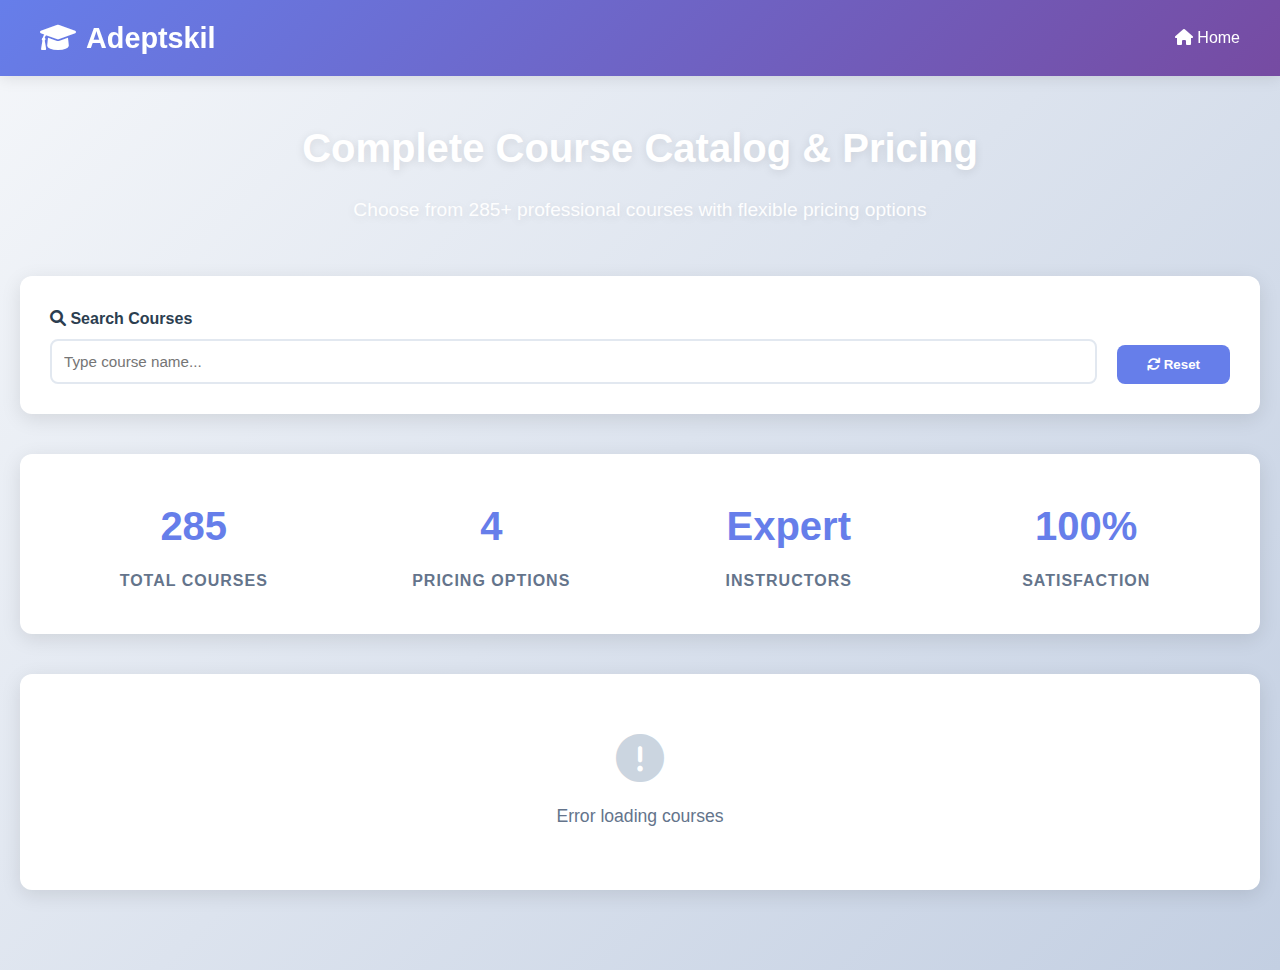
<file: courses_pricing_catalog.html>
<!DOCTYPE html>
<html lang="en">
<head>
    <meta charset="UTF-8">
    <meta name="viewport" content="width=device-width, initial-scale=1.0">
    <title>All Courses & Pricing - Adeptskil</title>
    <link rel="icon" type="image/jpeg" href="images/FAVICON.jpg">
    <link href="https://cdnjs.cloudflare.com/ajax/libs/font-awesome/6.0.0/css/all.min.css" rel="stylesheet">
    <style>
        * {
            margin: 0;
            padding: 0;
            box-sizing: border-box;
        }

        body {
            font-family: 'Segoe UI', Tahoma, Geneva, Verdana, sans-serif;
            background: linear-gradient(135deg, #f5f7fa 0%, #c3cfe2 100%);
            color: #2c3e50;
            line-height: 1.6;
        }

        .navbar {
            background: linear-gradient(135deg, #667eea 0%, #764ba2 100%);
            color: white;
            padding: 15px 40px;
            position: sticky;
            top: 0;
            z-index: 100;
            box-shadow: 0 2px 15px rgba(0,0,0,0.1);
        }

        .navbar-content {
            max-width: 1300px;
            margin: 0 auto;
            display: flex;
            justify-content: space-between;
            align-items: center;
        }

        .navbar h1 {
            font-size: 1.8rem;
            display: flex;
            align-items: center;
            gap: 10px;
        }

        .navbar a {
            color: white;
            text-decoration: none;
            transition: opacity 0.3s;
        }

        .navbar a:hover {
            opacity: 0.8;
        }

        .container {
            max-width: 1300px;
            margin: 0 auto;
            padding: 40px 20px;
        }

        .page-header {
            text-align: center;
            margin-bottom: 50px;
            color: white;
            text-shadow: 0 2px 10px rgba(0,0,0,0.1);
        }

        .page-header h1 {
            font-size: 2.5rem;
            margin-bottom: 15px;
        }

        .page-header p {
            font-size: 1.2rem;
            opacity: 0.95;
        }

        .filters {
            background: white;
            padding: 30px;
            border-radius: 12px;
            margin-bottom: 40px;
            box-shadow: 0 5px 20px rgba(0,0,0,0.1);
            display: flex;
            gap: 20px;
            flex-wrap: wrap;
            align-items: center;
        }

        .filter-group {
            flex: 1;
            min-width: 250px;
        }

        .filter-group label {
            display: block;
            font-weight: 600;
            margin-bottom: 8px;
            color: #2c3e50;
        }

        .filter-group input,
        .filter-group select {
            width: 100%;
            padding: 12px;
            border: 2px solid #e2e8f0;
            border-radius: 8px;
            font-size: 0.95rem;
        }

        .filter-group input:focus,
        .filter-group select:focus {
            outline: none;
            border-color: #667eea;
        }

        .courses-grid {
            display: grid;
            grid-template-columns: repeat(auto-fill, minmax(450px, 1fr));
            gap: 30px;
            margin-bottom: 40px;
        }

        .course-card {
            background: white;
            border-radius: 12px;
            overflow: hidden;
            box-shadow: 0 5px 20px rgba(0,0,0,0.1);
            transition: all 0.3s ease;
            display: flex;
            flex-direction: column;
        }

        .course-card:hover {
            transform: translateY(-10px);
            box-shadow: 0 15px 40px rgba(0,0,0,0.15);
        }

        .course-header {
            background: linear-gradient(135deg, #667eea 0%, #764ba2 100%);
            color: white;
            padding: 25px;
            border-bottom: 4px solid #667eea;
        }

        .course-title {
            font-size: 1.3rem;
            font-weight: 700;
            margin-bottom: 10px;
            line-height: 1.4;
        }

        .course-meta {
            font-size: 0.9rem;
            opacity: 0.9;
            display: flex;
            align-items: center;
            gap: 10px;
        }

        .course-content {
            padding: 25px;
            flex-grow: 1;
            display: flex;
            flex-direction: column;
        }

        .pricing-options {
            margin-bottom: 20px;
        }

        .pricing-option {
            display: flex;
            justify-content: space-between;
            align-items: center;
            padding: 12px;
            margin-bottom: 10px;
            background: #f8fafc;
            border-radius: 8px;
            border-left: 3px solid #667eea;
            transition: all 0.3s ease;
        }

        .pricing-option:hover {
            background: #e8ecff;
        }

        .pricing-option.early-bird {
            border-left-color: #10b981;
        }

        .pricing-option.virtual-std {
            border-left-color: #764ba2;
        }

        .pricing-option.virtual-bird {
            border-left-color: #f59e0b;
        }

        .option-name {
            font-weight: 600;
            color: #2c3e50;
            font-size: 0.95rem;
        }

        .option-price {
            font-weight: 700;
            color: #667eea;
            font-size: 1.1rem;
        }

        .pricing-option.early-bird .option-price {
            color: #10b981;
        }

        .pricing-option.virtual-std .option-price {
            color: #764ba2;
        }

        .pricing-option.virtual-bird .option-price {
            color: #f59e0b;
        }

        .enroll-btn {
            width: 100%;
            padding: 14px;
            background: linear-gradient(135deg, #667eea 0%, #764ba2 100%);
            color: white;
            border: none;
            border-radius: 8px;
            font-weight: 700;
            font-size: 0.95rem;
            cursor: pointer;
            transition: all 0.3s ease;
            text-transform: uppercase;
            letter-spacing: 1px;
            margin-top: auto;
        }

        .enroll-btn:hover {
            transform: translateY(-2px);
            box-shadow: 0 10px 25px rgba(102, 126, 234, 0.3);
        }

        .stats {
            background: white;
            padding: 40px;
            border-radius: 12px;
            box-shadow: 0 5px 20px rgba(0,0,0,0.1);
            margin-bottom: 40px;
        }

        .stats-grid {
            display: grid;
            grid-template-columns: repeat(auto-fit, minmax(250px, 1fr));
            gap: 30px;
        }

        .stat-item {
            text-align: center;
        }

        .stat-value {
            font-size: 2.5rem;
            font-weight: 700;
            color: #667eea;
            margin-bottom: 10px;
        }

        .stat-label {
            color: #64748b;
            font-size: 1rem;
            text-transform: uppercase;
            letter-spacing: 1px;
            font-weight: 600;
        }

        .loading {
            text-align: center;
            padding: 60px 20px;
            color: white;
        }

        .loading i {
            font-size: 3rem;
            color: white;
            animation: spin 2s linear infinite;
            margin-bottom: 20px;
        }

        @keyframes spin {
            0% { transform: rotate(0deg); }
            100% { transform: rotate(360deg); }
        }

        .no-results {
            background: white;
            padding: 60px 20px;
            border-radius: 12px;
            text-align: center;
            box-shadow: 0 5px 20px rgba(0,0,0,0.1);
        }

        .no-results i {
            font-size: 3rem;
            color: #cbd5e0;
            margin-bottom: 20px;
        }

        .no-results p {
            color: #64748b;
            font-size: 1.1rem;
        }

        @media (max-width: 1024px) {
            .courses-grid {
                grid-template-columns: repeat(auto-fill, minmax(350px, 1fr));
            }
        }

        @media (max-width: 768px) {
            .page-header h1 {
                font-size: 2rem;
            }

            .courses-grid {
                grid-template-columns: 1fr;
            }

            .filters {
                flex-direction: column;
            }

            .filter-group {
                min-width: 100%;
            }

            .navbar-content {
                padding: 0 20px;
            }

            .navbar h1 {
                font-size: 1.3rem;
            }
        }
    </style>
</head>
<body>
    <!-- Navigation -->
    <div class="navbar">
        <div class="navbar-content">
            <h1><i class="fas fa-graduation-cap"></i> Adeptskil</h1>
            <a href="index.html"><i class="fas fa-home"></i> Home</a>
        </div>
    </div>

    <!-- Page Header -->
    <div class="container">
        <div class="page-header">
            <h1>Complete Course Catalog & Pricing</h1>
            <p>Choose from 285+ professional courses with flexible pricing options</p>
        </div>

        <!-- Filters -->
        <div class="filters">
            <div class="filter-group">
                <label><i class="fas fa-search"></i> Search Courses</label>
                <input type="text" id="searchInput" placeholder="Type course name...">
            </div>
            <button onclick="loadAllCourses()" style="align-self: flex-end; padding: 12px 30px; background: #667eea; color: white; border: none; border-radius: 8px; cursor: pointer; font-weight: 600;">
                <i class="fas fa-refresh"></i> Reset
            </button>
        </div>

        <!-- Statistics -->
        <div class="stats">
            <div class="stats-grid">
                <div class="stat-item">
                    <div class="stat-value" id="totalCourses">285</div>
                    <div class="stat-label">Total Courses</div>
                </div>
                <div class="stat-item">
                    <div class="stat-value">4</div>
                    <div class="stat-label">Pricing Options</div>
                </div>
                <div class="stat-item">
                    <div class="stat-value">Expert</div>
                    <div class="stat-label">Instructors</div>
                </div>
                <div class="stat-item">
                    <div class="stat-value">100%</div>
                    <div class="stat-label">Satisfaction</div>
                </div>
            </div>
        </div>

        <!-- Courses Grid -->
        <div class="courses-grid" id="coursesGrid">
            <div class="loading">
                <i class="fas fa-spinner"></i>
                <p>Loading courses...</p>
            </div>
        </div>
    </div>

    <script>
        let allCourses = [];

        // Load all courses from API
        async function loadAllCourses() {
            try {
                const response = await fetch('course_fees_api.php?action=all');
                const data = await response.json();

                if (data.success) {
                    allCourses = data.data;
                    displayCourses(allCourses);
                    document.getElementById('totalCourses').textContent = allCourses.length;
                } else {
                    showError('Failed to load courses');
                }
            } catch (error) {
                console.error('Error:', error);
                showError('Error loading courses');
            }
        }

        // Display courses in grid
        function displayCourses(courses) {
            const grid = document.getElementById('coursesGrid');

            if (courses.length === 0) {
                grid.innerHTML = `
                    <div style="grid-column: 1/-1;">
                        <div class="no-results">
                            <i class="fas fa-search"></i>
                            <p>No courses found matching your search</p>
                        </div>
                    </div>
                `;
                return;
            }

            grid.innerHTML = courses.map(course => `
                <div class="course-card">
                    <div class="course-header">
                        <div class="course-title">${escapeHtml(course.name)}</div>
                        <div class="course-meta">
                            <i class="fas fa-clock"></i>
                            <span>${course.duration} day${course.duration > 1 ? 's' : ''}</span>
                        </div>
                    </div>
                    <div class="course-content">
                        <div class="pricing-options">
                            <div class="pricing-option">
                                <span class="option-name">${course.pricing.standard.name}</span>
                                <span class="option-price">$${course.pricing.standard.price.toFixed(2)}</span>
                            </div>
                            <div class="pricing-option early-bird">
                                <span class="option-name">${course.pricing.early_bird.name}</span>
                                <span class="option-price">$${course.pricing.early_bird.price.toFixed(2)}</span>
                            </div>
                            <div class="pricing-option virtual-std">
                                <span class="option-name">${course.pricing.virtual_standard.name}</span>
                                <span class="option-price">$${course.pricing.virtual_standard.price.toFixed(2)}</span>
                            </div>
                            <div class="pricing-option virtual-bird">
                                <span class="option-name">${course.pricing.virtual_early_bird.name}</span>
                                <span class="option-price">$${course.pricing.virtual_early_bird.price.toFixed(2)}</span>
                            </div>
                        </div>
                        <button class="enroll-btn" onclick="enrollCourse('${escapeHtml(course.name)}')">
                            <i class="fas fa-arrow-right"></i> Enroll Now
                        </button>
                    </div>
                </div>
            `).join('');
        }

        // Search functionality
        document.getElementById('searchInput').addEventListener('input', (e) => {
            const query = e.target.value.toLowerCase();
            if (!query) {
                displayCourses(allCourses);
                return;
            }

            const filtered = allCourses.filter(course =>
                course.name.toLowerCase().includes(query)
            );
            displayCourses(filtered);
        });

        // Enroll in course
        function enrollCourse(courseName) {
            window.location.href = `enrollment_with_fees.html?course=${encodeURIComponent(courseName)}`;
        }

        // Escape HTML special characters
        function escapeHtml(text) {
            const map = {
                '&': '&amp;',
                '<': '&lt;',
                '>': '&gt;',
                '"': '&quot;',
                "'": '&#039;'
            };
            return text.replace(/[&<>"']/g, m => map[m]);
        }

        // Show error
        function showError(message) {
            const grid = document.getElementById('coursesGrid');
            grid.innerHTML = `
                <div style="grid-column: 1/-1;">
                    <div class="no-results">
                        <i class="fas fa-exclamation-circle"></i>
                        <p>${message}</p>
                    </div>
                </div>
            `;
        }

        // Load courses on page load
        document.addEventListener('DOMContentLoaded', loadAllCourses);
    </script>
</body>
</html>
</file>
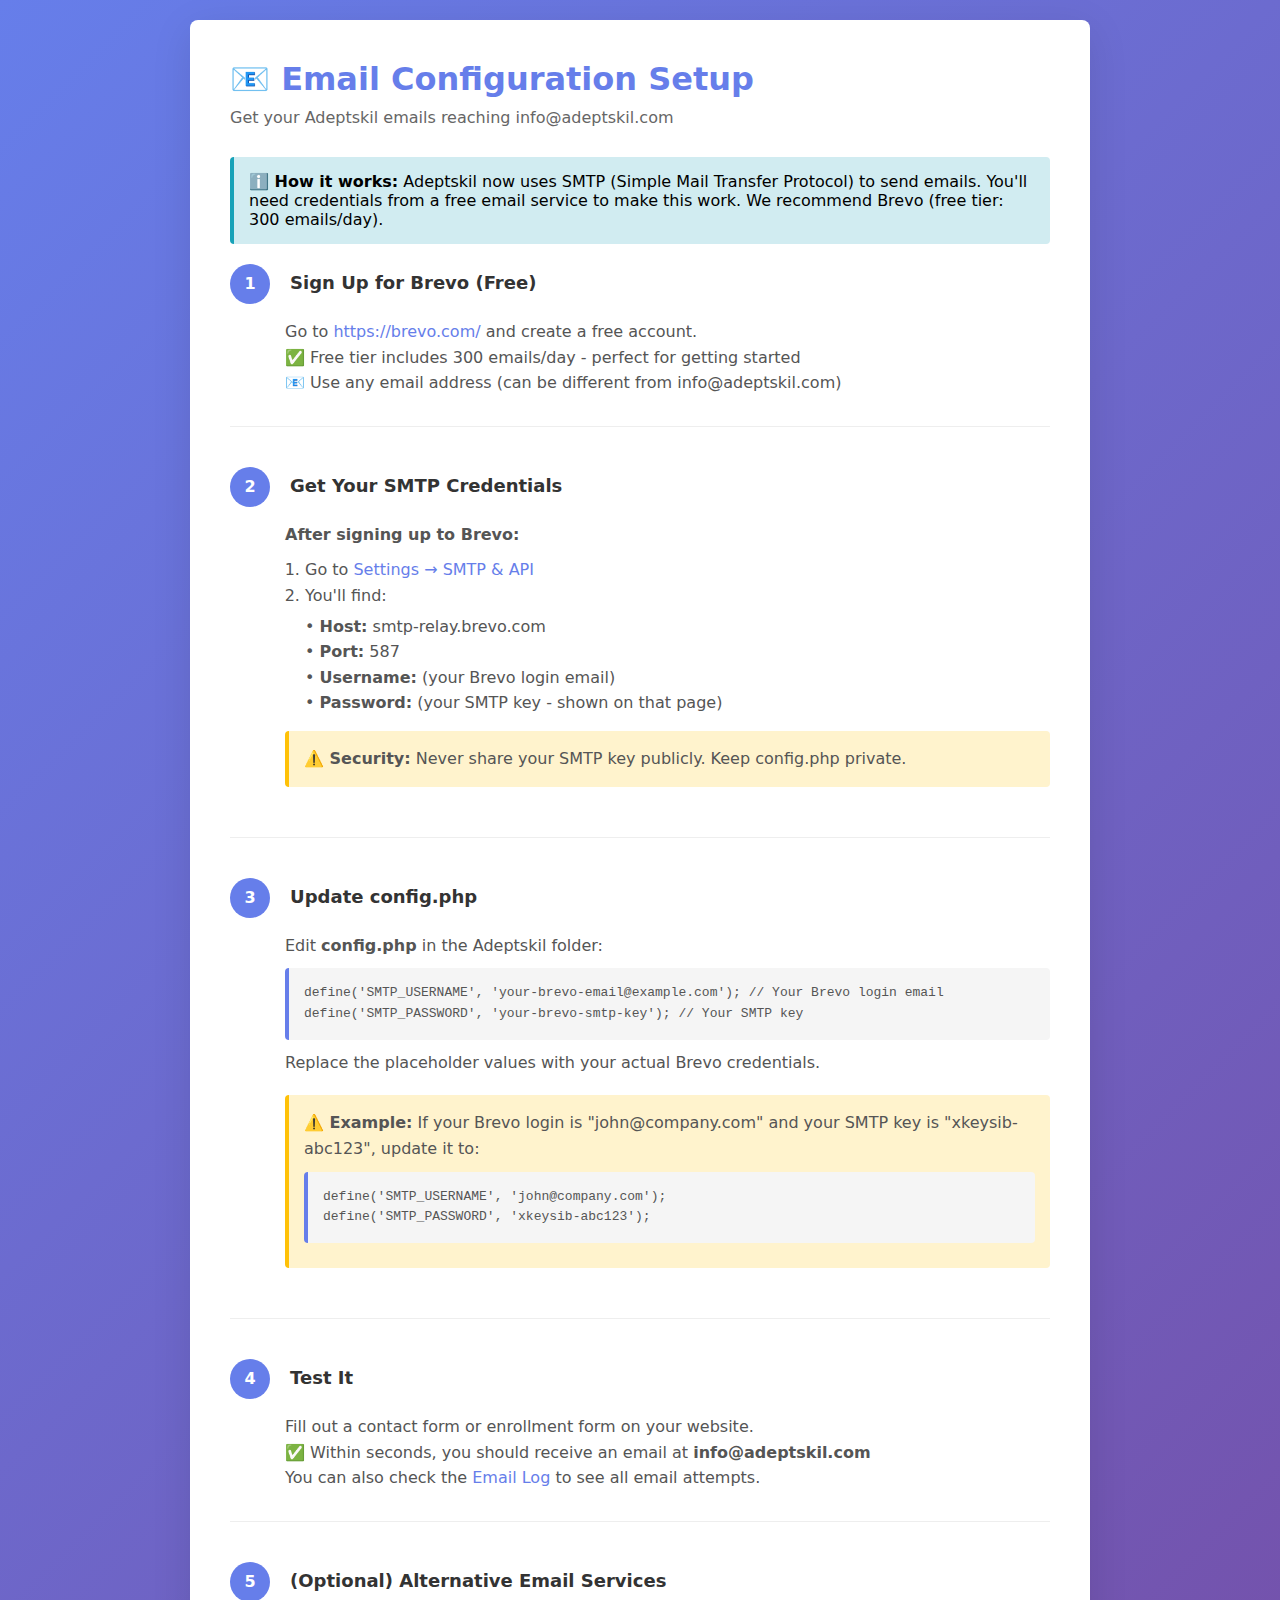
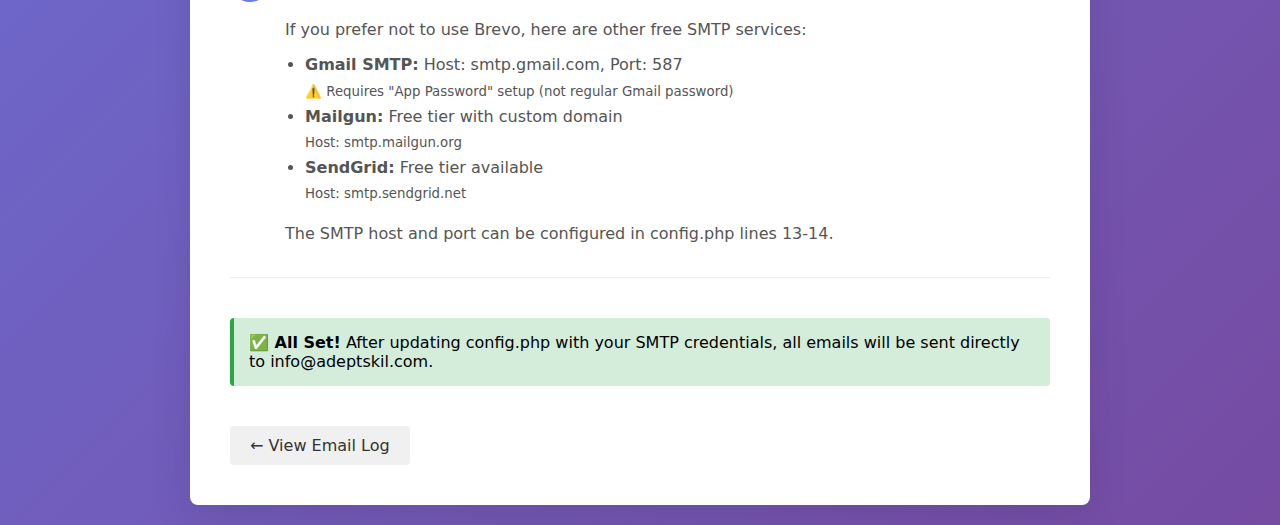
<file: EMAIL_SETUP.html>
<!DOCTYPE html>
<html lang="en">
<head>
    <meta charset="UTF-8">
    <meta name="viewport" content="width=device-width, initial-scale=1.0">
    <title>Email Setup - Adeptskil Admin</title>
    <style>
        * {
            margin: 0;
            padding: 0;
            box-sizing: border-box;
        }
        
        body {
            font-family: system-ui, -apple-system, sans-serif;
            background: linear-gradient(135deg, #667eea 0%, #764ba2 100%);
            min-height: 100vh;
            padding: 20px;
        }
        
        .container {
            max-width: 900px;
            margin: 0 auto;
            background: white;
            border-radius: 8px;
            padding: 40px;
            box-shadow: 0 10px 40px rgba(0, 0, 0, 0.1);
        }
        
        h1 {
            color: #667eea;
            margin-bottom: 10px;
        }
        
        .subtitle {
            color: #666;
            margin-bottom: 30px;
            font-size: 16px;
        }
        
        .step {
            margin-bottom: 40px;
            padding-bottom: 30px;
            border-bottom: 1px solid #eee;
        }
        
        .step:last-child {
            border-bottom: none;
        }
        
        .step-number {
            display: inline-block;
            width: 40px;
            height: 40px;
            background: #667eea;
            color: white;
            border-radius: 50%;
            text-align: center;
            line-height: 40px;
            font-weight: bold;
            margin-right: 15px;
        }
        
        .step-title {
            display: inline-block;
            font-size: 18px;
            font-weight: bold;
            color: #333;
        }
        
        .step-content {
            margin-top: 15px;
            margin-left: 55px;
            color: #555;
            line-height: 1.6;
        }
        
        .code {
            background: #f5f5f5;
            border-left: 4px solid #667eea;
            padding: 15px;
            margin: 10px 0;
            border-radius: 4px;
            font-family: 'Courier New', monospace;
            font-size: 13px;
            overflow-x: auto;
        }
        
        .warning {
            background: #fff3cd;
            border-left: 4px solid #ffc107;
            padding: 15px;
            margin: 20px 0;
            border-radius: 4px;
        }
        
        .success {
            background: #d4edda;
            border-left: 4px solid #28a745;
            padding: 15px;
            margin: 20px 0;
            border-radius: 4px;
        }
        
        .info {
            background: #d1ecf1;
            border-left: 4px solid #17a2b8;
            padding: 15px;
            margin: 20px 0;
            border-radius: 4px;
        }
        
        a {
            color: #667eea;
            text-decoration: none;
        }
        
        a:hover {
            text-decoration: underline;
        }
        
        button {
            background: #667eea;
            color: white;
            border: none;
            padding: 12px 30px;
            border-radius: 4px;
            cursor: pointer;
            font-size: 16px;
            margin-top: 20px;
            transition: background 0.3s;
        }
        
        button:hover {
            background: #764ba2;
        }
        
        .back-link {
            display: inline-block;
            margin-top: 20px;
            padding: 10px 20px;
            background: #f0f0f0;
            border-radius: 4px;
            text-decoration: none;
            color: #333;
        }
        
        .back-link:hover {
            background: #e0e0e0;
        }
    </style>
</head>
<body>
    <div class="container">
        <h1>📧 Email Configuration Setup</h1>
        <p class="subtitle">Get your Adeptskil emails reaching info@adeptskil.com</p>
        
        <div class="info">
            <strong>ℹ️ How it works:</strong> Adeptskil now uses SMTP (Simple Mail Transfer Protocol) to send emails. You'll need credentials from a free email service to make this work. We recommend Brevo (free tier: 300 emails/day).
        </div>
        
        <div class="step">
            <div>
                <span class="step-number">1</span>
                <span class="step-title">Sign Up for Brevo (Free)</span>
            </div>
            <div class="step-content">
                <p>Go to <a href="https://brevo.com/" target="_blank">https://brevo.com/</a> and create a free account.</p>
                <p>✅ Free tier includes 300 emails/day - perfect for getting started</p>
                <p>📧 Use any email address (can be different from info@adeptskil.com)</p>
            </div>
        </div>
        
        <div class="step">
            <div>
                <span class="step-number">2</span>
                <span class="step-title">Get Your SMTP Credentials</span>
            </div>
            <div class="step-content">
                <p><strong>After signing up to Brevo:</strong></p>
                <ol style="margin-left: 20px; margin-top: 10px;">
                    <li>Go to <a href="https://app.brevo.com/dashboard/smtp-api" target="_blank">Settings → SMTP & API</a></li>
                    <li>You'll find:<br>
                        <span style="display: inline-block; margin-top: 5px;">
                            • <strong>Host:</strong> smtp-relay.brevo.com<br>
                            • <strong>Port:</strong> 587<br>
                            • <strong>Username:</strong> (your Brevo login email)<br>
                            • <strong>Password:</strong> (your SMTP key - shown on that page)
                        </span>
                    </li>
                </ol>
                <div class="warning" style="margin-top: 15px;">
                    <strong>⚠️ Security:</strong> Never share your SMTP key publicly. Keep config.php private.
                </div>
            </div>
        </div>
        
        <div class="step">
            <div>
                <span class="step-number">3</span>
                <span class="step-title">Update config.php</span>
            </div>
            <div class="step-content">
                <p>Edit <strong>config.php</strong> in the Adeptskil folder:</p>
                <div class="code">
define('SMTP_USERNAME', 'your-brevo-email@example.com'); // Your Brevo login email<br>
define('SMTP_PASSWORD', 'your-brevo-smtp-key');           // Your SMTP key
                </div>
                <p>Replace the placeholder values with your actual Brevo credentials.</p>
                <div class="warning">
                    <strong>⚠️ Example:</strong> If your Brevo login is "john@company.com" and your SMTP key is "xkeysib-abc123", update it to:
                    <div class="code">
define('SMTP_USERNAME', 'john@company.com');<br>
define('SMTP_PASSWORD', 'xkeysib-abc123');
                    </div>
                </div>
            </div>
        </div>
        
        <div class="step">
            <div>
                <span class="step-number">4</span>
                <span class="step-title">Test It</span>
            </div>
            <div class="step-content">
                <p>Fill out a contact form or enrollment form on your website.</p>
                <p>✅ Within seconds, you should receive an email at <strong>info@adeptskil.com</strong></p>
                <p>You can also check the <a href="view_mail_log.html">Email Log</a> to see all email attempts.</p>
            </div>
        </div>
        
        <div class="step">
            <div>
                <span class="step-number">5</span>
                <span class="step-title">(Optional) Alternative Email Services</span>
            </div>
            <div class="step-content">
                <p>If you prefer not to use Brevo, here are other free SMTP services:</p>
                <ul style="margin-left: 20px; margin-top: 10px;">
                    <li><strong>Gmail SMTP:</strong> Host: smtp.gmail.com, Port: 587
                        <br><small>⚠️ Requires "App Password" setup (not regular Gmail password)</small>
                    </li>
                    <li><strong>Mailgun:</strong> Free tier with custom domain
                        <br><small>Host: smtp.mailgun.org</small>
                    </li>
                    <li><strong>SendGrid:</strong> Free tier available
                        <br><small>Host: smtp.sendgrid.net</small>
                    </li>
                </ul>
                <p style="margin-top: 15px;">The SMTP host and port can be configured in config.php lines 13-14.</p>
            </div>
        </div>
        
        <div class="success">
            <strong>✅ All Set!</strong> After updating config.php with your SMTP credentials, all emails will be sent directly to info@adeptskil.com.
        </div>
        
        <a href="view_mail_log.html" class="back-link">← View Email Log</a>
    </div>
</body>
</html>
</file>
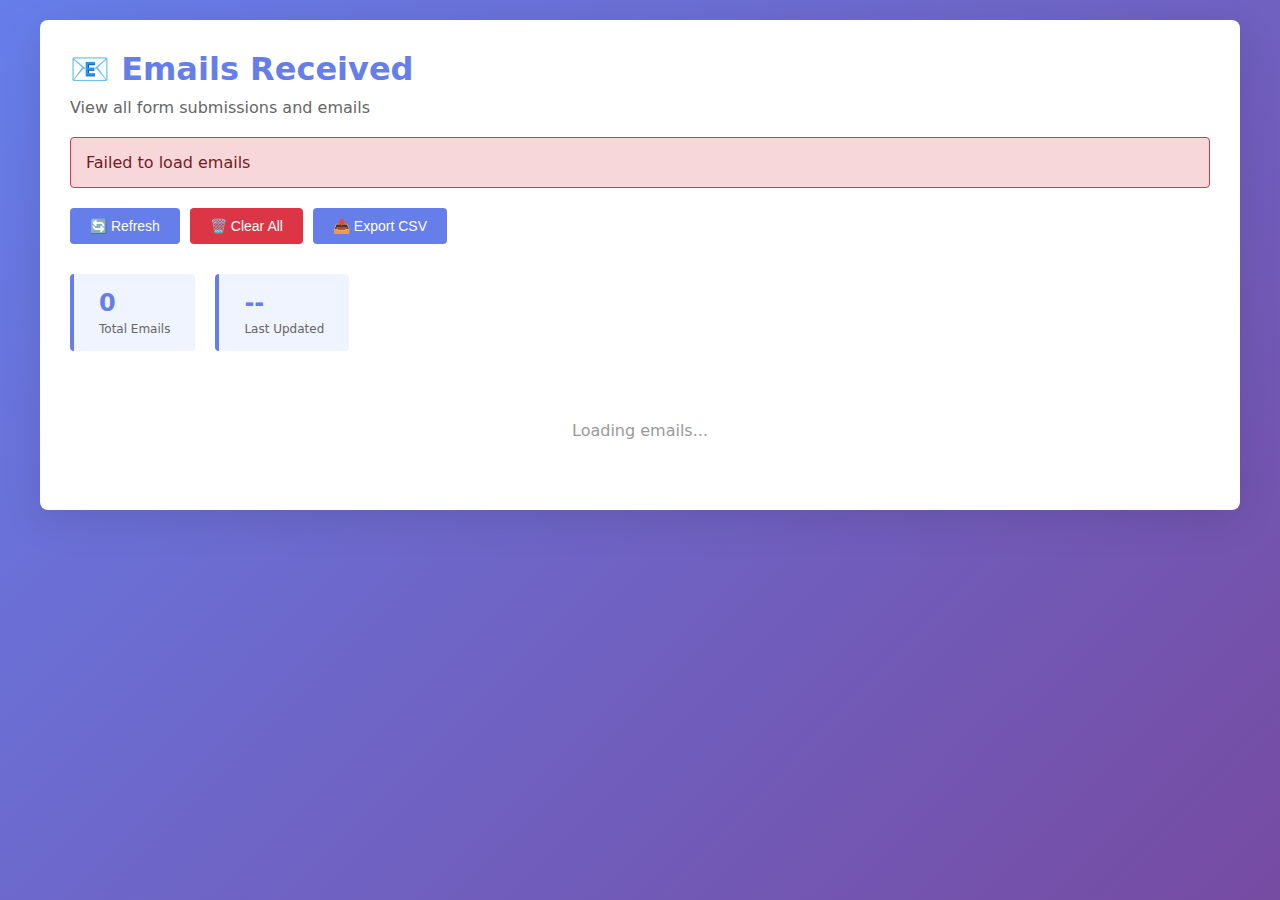
<file: emails.html>
<!DOCTYPE html>
<html lang="en">
<head>
    <meta charset="UTF-8">
    <meta name="viewport" content="width=device-width, initial-scale=1.0">
    <title>Emails - Adeptskil Admin</title>
    <style>
        * { margin: 0; padding: 0; box-sizing: border-box; }
        
        body {
            font-family: system-ui, -apple-system, sans-serif;
            background: linear-gradient(135deg, #667eea 0%, #764ba2 100%);
            min-height: 100vh;
            padding: 20px;
        }
        
        .container {
            max-width: 1200px;
            margin: 0 auto;
            background: white;
            border-radius: 8px;
            padding: 30px;
            box-shadow: 0 10px 40px rgba(0, 0, 0, 0.1);
        }
        
        h1 { color: #667eea; margin-bottom: 10px; }
        .subtitle { color: #666; margin-bottom: 20px; }
        
        .controls {
            display: flex;
            gap: 10px;
            margin-bottom: 30px;
            flex-wrap: wrap;
        }
        
        button {
            background: #667eea;
            color: white;
            border: none;
            padding: 10px 20px;
            border-radius: 4px;
            cursor: pointer;
            font-size: 14px;
        }
        
        button:hover { background: #764ba2; }
        button.danger { background: #dc3545; }
        button.danger:hover { background: #c82333; }
        
        .stats {
            display: flex;
            gap: 20px;
            margin-bottom: 30px;
            flex-wrap: wrap;
        }
        
        .stat {
            background: #f0f4ff;
            padding: 15px 25px;
            border-radius: 4px;
            border-left: 4px solid #667eea;
        }
        
        .stat-number { font-size: 24px; font-weight: bold; color: #667eea; }
        .stat-label { font-size: 12px; color: #666; margin-top: 5px; }
        
        .email-list {
            display: grid;
            gap: 15px;
        }
        
        .email-card {
            border: 1px solid #ddd;
            border-radius: 4px;
            padding: 15px;
            cursor: pointer;
            transition: all 0.3s;
        }
        
        .email-card:hover {
            box-shadow: 0 2px 8px rgba(0,0,0,0.1);
            background: #f9f9f9;
        }
        
        .email-card.expanded {
            background: #f0f4ff;
            border-color: #667eea;
        }
        
        .email-header {
            display: grid;
            grid-template-columns: 1fr 1fr 2fr auto;
            gap: 15px;
            align-items: center;
        }
        
        .email-to { font-weight: bold; color: #333; }
        .email-subject { color: #667eea; }
        .email-time { color: #999; font-size: 12px; }
        
        .email-body {
            display: none;
            margin-top: 15px;
            padding-top: 15px;
            border-top: 1px solid #ddd;
        }
        
        .email-body.show {
            display: block;
        }
        
        .email-body-text {
            background: #f5f5f5;
            padding: 10px;
            border-radius: 4px;
            font-family: monospace;
            font-size: 12px;
            white-space: pre-wrap;
            word-wrap: break-word;
            max-height: 300px;
            overflow-y: auto;
        }
        
        .empty {
            text-align: center;
            padding: 40px;
            color: #999;
        }
        
        .success-message {
            background: #d4edda;
            border: 1px solid #28a745;
            color: #155724;
            padding: 15px;
            border-radius: 4px;
            margin-bottom: 20px;
            display: none;
        }
        
        .error-message {
            background: #f8d7da;
            border: 1px solid #dc3545;
            color: #721c24;
            padding: 15px;
            border-radius: 4px;
            margin-bottom: 20px;
            display: none;
        }
        
        @media (max-width: 768px) {
            .email-header {
                grid-template-columns: 1fr;
            }
        }
    </style>
</head>
<body>
    <div class="container">
        <h1>📧 Emails Received</h1>
        <p class="subtitle">View all form submissions and emails</p>
        
        <div id="successMsg" class="success-message"></div>
        <div id="errorMsg" class="error-message"></div>
        
        <div class="controls">
            <button onclick="loadEmails()">🔄 Refresh</button>
            <button class="danger" onclick="clearAllEmails()">🗑️ Clear All</button>
            <button onclick="exportCSV()">📥 Export CSV</button>
        </div>
        
        <div class="stats">
            <div class="stat">
                <div class="stat-number" id="email-count">0</div>
                <div class="stat-label">Total Emails</div>
            </div>
            <div class="stat">
                <div class="stat-number" id="last-time">--</div>
                <div class="stat-label">Last Updated</div>
            </div>
        </div>
        
        <div id="emailList" class="email-list">
            <div class="empty">Loading emails...</div>
        </div>
    </div>
    
    <script>
        let allEmails = [];
        
        function loadEmails() {
            fetch('get_emails.php')
                .then(r => r.json())
                .then(data => {
                    allEmails = data.emails;
                    renderEmails();
                    document.getElementById('email-count').textContent = data.count;
                    document.getElementById('last-time').textContent = new Date().toLocaleTimeString();
                })
                .catch(err => {
                    console.error(err);
                    showError('Failed to load emails');
                });
        }
        
        function renderEmails() {
            const container = document.getElementById('emailList');
            
            if (allEmails.length === 0) {
                container.innerHTML = '<div class="empty">📭 No emails yet</div>';
                return;
            }
            
            container.innerHTML = allEmails.map((email, idx) => `
                <div class="email-card" onclick="toggleEmail(this, ${idx})">
                    <div class="email-header">
                        <div class="email-to">📧 ${escapeHtml(email.to)}</div>
                        <div class="email-subject"><strong>${escapeHtml(email.subject)}</strong></div>
                        <div></div>
                        <div class="email-time">${email.timestamp}</div>
                    </div>
                    <div class="email-body" id="body-${idx}">
                        <strong>From:</strong> ${escapeHtml(email.from)}<br>
                        ${email.replyTo ? '<strong>Reply-To:</strong> ' + escapeHtml(email.replyTo) + '<br>' : ''}
                        <div class="email-body-text">${escapeHtml(email.body)}</div>
                    </div>
                </div>
            `).join('');
        }
        
        function toggleEmail(element, idx) {
            const body = document.getElementById(`body-${idx}`);
            body.classList.toggle('show');
            element.classList.toggle('expanded');
        }
        
        function clearAllEmails() {
            if (!confirm('Are you sure? This will delete all emails permanently.')) return;
            
            fetch('clear_emails.php', { method: 'POST' })
                .then(r => r.json())
                .then(data => {
                    if (data.success) {
                        showSuccess('All emails cleared');
                        loadEmails();
                    }
                })
                .catch(err => showError('Failed to clear emails'));
        }
        
        function exportCSV() {
            if (allEmails.length === 0) {
                showError('No emails to export');
                return;
            }
            
            let csv = 'Timestamp,To,From,Subject,Body\n';
            allEmails.forEach(e => {
                csv += `"${e.timestamp}","${e.to}","${e.from}","${csvEscape(e.subject)}","${csvEscape(e.body)}"\n`;
            });
            
            const blob = new Blob([csv], { type: 'text/csv' });
            const url = window.URL.createObjectURL(blob);
            const a = document.createElement('a');
            a.href = url;
            a.download = `emails-${new Date().getTime()}.csv`;
            a.click();
            window.URL.revokeObjectURL(url);
        }
        
        function escapeHtml(text) {
            const map = { '&': '&amp;', '<': '&lt;', '>': '&gt;', '"': '&quot;', "'": '&#039;' };
            return text.replace(/[&<>"']/g, m => map[m]);
        }
        
        function csvEscape(text) {
            return text.replace(/"/g, '""');
        }
        
        function showSuccess(msg) {
            const el = document.getElementById('successMsg');
            el.textContent = msg;
            el.style.display = 'block';
            setTimeout(() => el.style.display = 'none', 3000);
        }
        
        function showError(msg) {
            const el = document.getElementById('errorMsg');
            el.textContent = msg;
            el.style.display = 'block';
            setTimeout(() => el.style.display = 'none', 3000);
        }
        
        // Load on page load
        loadEmails();
        
        // Auto-refresh every 10 seconds
        setInterval(loadEmails, 10000);
    </script>
</body>
</html>
</file>
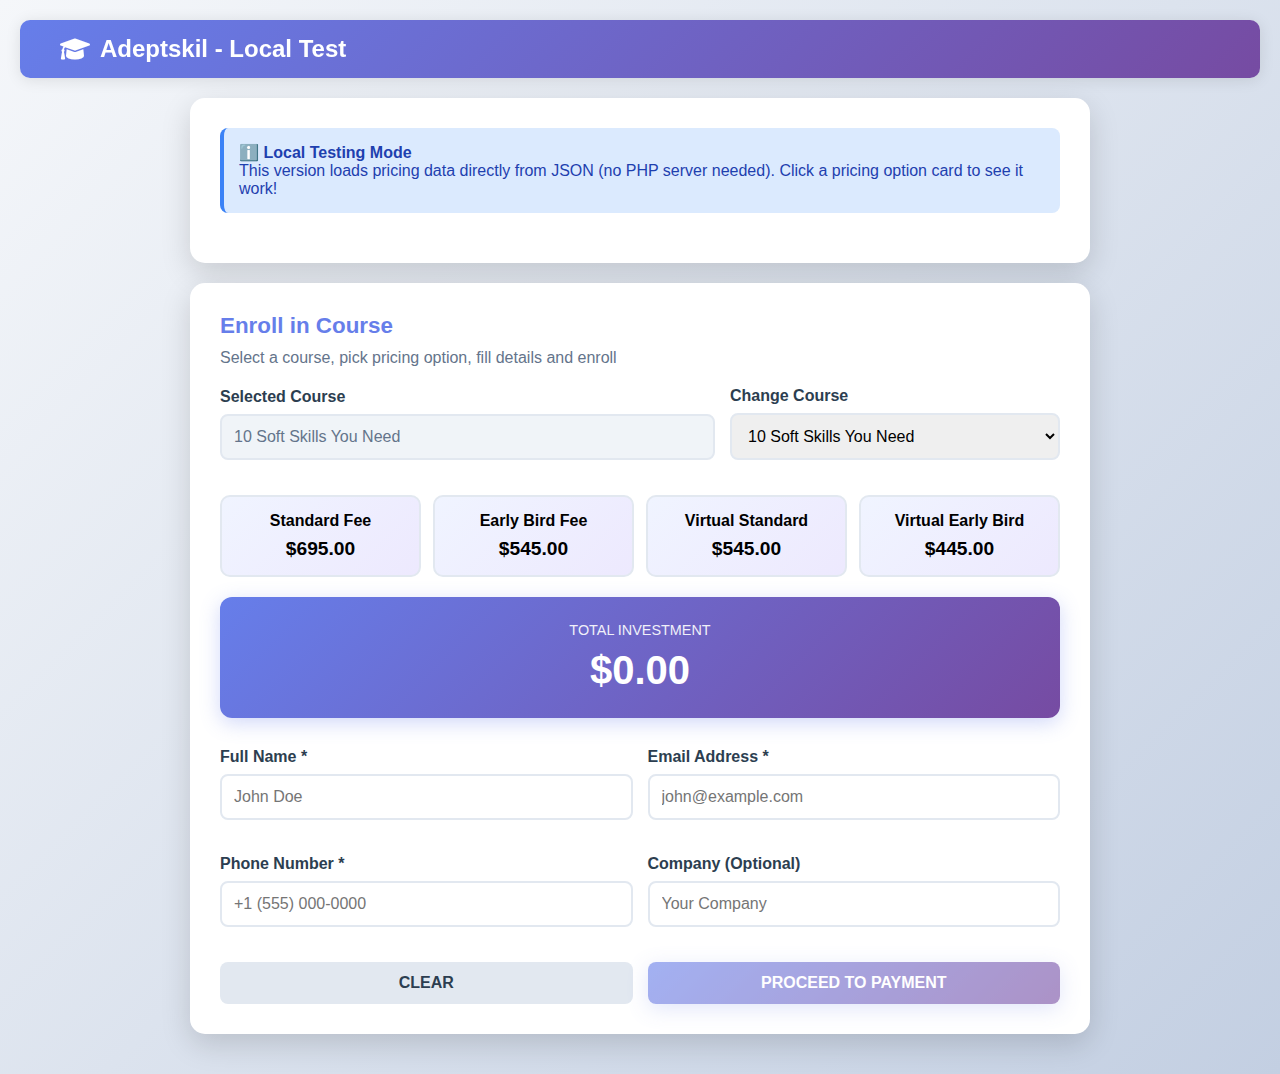
<file: enrollment-local-test.html>
<!DOCTYPE html>
<html lang="en">
<head>
    <meta charset="UTF-8">
    <meta name="viewport" content="width=device-width, initial-scale=1.0">
    <title>Enrollment Form - Local Test (No PHP Required)</title>
    <link href="https://cdnjs.cloudflare.com/ajax/libs/font-awesome/6.0.0/css/all.min.css" rel="stylesheet">
    <style>
        * { margin: 0; padding: 0; box-sizing: border-box; }
        body {
            font-family: 'Segoe UI', Tahoma, Geneva, Verdana, sans-serif;
            background: linear-gradient(135deg, #f5f7fa 0%, #c3cfe2 100%);
            min-height: 100vh;
            padding: 20px;
        }
        .navbar {
            background: linear-gradient(135deg, #667eea 0%, #764ba2 100%);
            color: white;
            padding: 15px 40px;
            position: sticky;
            top: 0;
            z-index: 100;
            display: flex;
            justify-content: space-between;
            align-items: center;
            box-shadow: 0 2px 15px rgba(0,0,0,0.1);
            border-radius: 10px;
            margin-bottom: 20px;
        }
        .navbar h1 { font-size: 1.5rem; display: flex; align-items: center; gap: 10px; }
        .container { max-width: 900px; margin: 0 auto; }
        .card {
            background: white;
            border-radius: 15px;
            padding: 30px;
            box-shadow: 0 10px 30px rgba(0,0,0,0.15);
            margin-bottom: 20px;
        }
        .card h2 { color: #667eea; margin-bottom: 10px; font-size: 1.4rem; }
        .card p { color: #64748b; margin-bottom: 20px; }
        .form-group { margin-bottom: 15px; }
        .form-group label { display: block; margin-bottom: 8px; font-weight: 700; color: #2c3e50; }
        .form-group input, .form-group select, .form-group textarea {
            width: 100%;
            padding: 12px;
            border: 2px solid #e2e8f0;
            border-radius: 8px;
            font-size: 1rem;
            font-family: inherit;
        }
        .form-group input:focus, .form-group select:focus {
            outline: none;
            border-color: #667eea;
            box-shadow: 0 0 0 3px rgba(102, 126, 234, 0.1);
        }
        .form-group input[disabled] {
            background: #f0f4f8;
            color: #64748b;
            cursor: not-allowed;
        }
        .inline-row { display: grid; grid-template-columns: 1.5fr 1fr; gap: 15px; align-items: end; }
        .option-grid {
            display: grid;
            grid-template-columns: repeat(4, 1fr);
            gap: 12px;
            margin: 20px 0;
        }
        .option-card {
            background: linear-gradient(135deg, #f0f4ff 0%, #ede9fe 100%);
            border: 2px solid #e2e8f0;
            border-radius: 10px;
            padding: 15px;
            text-align: center;
            cursor: pointer;
            transition: all 0.3s ease;
        }
        .option-card:hover {
            border-color: #667eea;
            box-shadow: 0 4px 12px rgba(102, 126, 234, 0.15);
            transform: translateY(-2px);
        }
        .option-card.selected {
            background: linear-gradient(135deg, #667eea 0%, #764ba2 100%);
            color: white;
            border-color: #667eea;
        }
        .option-name { font-weight: 700; display: block; margin-bottom: 8px; }
        .option-price { font-size: 1.2rem; font-weight: 700; }
        .price-display {
            background: linear-gradient(135deg, #667eea 0%, #764ba2 100%);
            color: white;
            padding: 25px;
            border-radius: 12px;
            text-align: center;
            box-shadow: 0 5px 20px rgba(102, 126, 234, 0.3);
            margin-top: 20px;
        }
        .price-label { font-size: 0.9rem; text-transform: uppercase; opacity: 0.9; margin-bottom: 10px; }
        .price-amount { font-size: 2.5rem; font-weight: 700; }
        .form-row { display: grid; grid-template-columns: 1fr 1fr; gap: 15px; margin-top: 20px; }
        .button-group { display: flex; gap: 15px; margin-top: 20px; }
        button {
            flex: 1;
            padding: 12px;
            font-size: 1rem;
            font-weight: 700;
            border: none;
            border-radius: 8px;
            cursor: pointer;
            text-transform: uppercase;
            transition: all 0.3s ease;
        }
        .btn-primary {
            background: linear-gradient(135deg, #667eea 0%, #764ba2 100%);
            color: white;
            box-shadow: 0 5px 20px rgba(102, 126, 234, 0.3);
        }
        .btn-primary:hover:not(:disabled) {
            transform: translateY(-2px);
            box-shadow: 0 8px 30px rgba(102, 126, 234, 0.4);
        }
        .btn-primary:disabled {
            opacity: 0.6;
            cursor: not-allowed;
        }
        .success-msg { background: #dcfce7; color: #166534; border: 2px solid #86efac; padding: 15px; border-radius: 8px; display: none; margin-bottom: 15px; }
        .success-msg.show { display: block; }
        .error-msg { background: #fee2e2; color: #b91c1c; border: 2px solid #fca5a5; padding: 15px; border-radius: 8px; display: none; margin-bottom: 15px; }
        .error-msg.show { display: block; }
        .debug-info { background: #f0f4f8; padding: 15px; border-radius: 8px; margin-top: 15px; font-size: 0.9rem; color: #64748b; }
        .info-box { background: #dbeafe; color: #1e40af; border-left: 4px solid #3b82f6; padding: 15px; border-radius: 8px; margin-bottom: 20px; }
        @media (max-width: 768px) {
            .inline-row, .form-row, .option-grid { grid-template-columns: 1fr; }
        }
    </style>
</head>
<body>
    <div class="navbar">
        <h1><i class="fas fa-graduation-cap"></i> Adeptskil - Local Test</h1>
    </div>

    <div class="container">
        <!-- INFO BOX -->
        <div class="card">
            <div class="info-box">
                <strong>ℹ️ Local Testing Mode</strong><br>
                This version loads pricing data directly from JSON (no PHP server needed). Click a pricing option card to see it work!
            </div>
        </div>

        <!-- ENROLLMENT FORM -->
        <div class="card">
            <h2>Enroll in Course</h2>
            <p>Select a course, pick pricing option, fill details and enroll</p>

            <div id="successMsg" class="success-msg"></div>
            <div id="errorMsg" class="error-msg"></div>

            <form id="enrollmentForm" onsubmit="handleSubmit(event)">
                <!-- COURSE SELECTOR -->
                <div class="inline-row">
                    <div class="form-group">
                        <label for="courseName">Selected Course</label>
                        <input type="text" id="courseName" readonly disabled>
                    </div>
                    <div class="form-group">
                        <label for="courseSelector">Change Course</label>
                        <select id="courseSelector" onchange="loadCourseData()">
                            <option value="">-- Select a course --</option>
                        </select>
                    </div>
                </div>

                <!-- PRICING OPTIONS GRID -->
                <div class="option-grid" id="optionGrid"></div>

                <!-- PRICE DISPLAY -->
                <div class="price-display">
                    <div class="price-label">Total Investment</div>
                    <div class="price-amount">$<span id="priceDisplay">0.00</span></div>
                </div>

                <!-- HIDDEN FIELDS -->
                <input type="hidden" id="selectedPrice" value="0">
                <input type="hidden" id="selectedOption" value="">

                <!-- DEBUG INFO -->
                <div id="debugBox" class="debug-info" style="display: none;"></div>

                <!-- PERSONAL INFO -->
                <div class="form-row" style="margin-top: 30px;">
                    <div class="form-group">
                        <label for="fullName">Full Name *</label>
                        <input type="text" id="fullName" required placeholder="John Doe">
                    </div>
                    <div class="form-group">
                        <label for="email">Email Address *</label>
                        <input type="email" id="email" required placeholder="john@example.com">
                    </div>
                </div>

                <div class="form-row">
                    <div class="form-group">
                        <label for="phone">Phone Number *</label>
                        <input type="tel" id="phone" required placeholder="+1 (555) 000-0000">
                    </div>
                    <div class="form-group">
                        <label for="company">Company (Optional)</label>
                        <input type="text" id="company" placeholder="Your Company">
                    </div>
                </div>

                <!-- BUTTONS -->
                <div class="button-group">
                    <button type="button" onclick="resetForm()" style="background: #e2e8f0; color: #2c3e50;">Clear</button>
                    <button type="submit" class="btn-primary" id="submitBtn" disabled>Proceed to Payment</button>
                </div>
            </form>
        </div>
    </div>

    <script>
        let allCourses = [];
        let courseData = null;
        let selectedPricing = null;

        async function loadAllCourses() {
            try {
                const response = await fetch('course_fees.json');
                const data = await response.json();
                allCourses = data.courses || [];
                
                // Populate course selector
                const selector = document.getElementById('courseSelector');
                selector.innerHTML = '<option value="">-- Select a course --</option>';
                allCourses.forEach((course, idx) => {
                    const option = document.createElement('option');
                    option.value = idx;
                    option.textContent = course.name;
                    selector.appendChild(option);
                });

                // Load first course by default
                if (allCourses.length > 0) {
                    document.getElementById('courseSelector').value = '0';
                    loadCourseData();
                }
            } catch (e) {
                showError(`Failed to load courses: ${e.message}`);
            }
        }

        function loadCourseData() {
            const selector = document.getElementById('courseSelector');
            const idx = parseInt(selector.value);

            if (idx < 0 || idx >= allCourses.length) {
                showError('Please select a valid course');
                return;
            }

            courseData = allCourses[idx];
            document.getElementById('courseName').value = courseData.name;
            populateOptions();
        }

        function populateOptions() {
            if (!courseData || !courseData.pricing) {
                showError('Course pricing data missing');
                return;
            }

            const grid = document.getElementById('optionGrid');
            grid.innerHTML = '';

            const options = [
                { key: 'standard', label: 'Standard Fee' },
                { key: 'early_bird', label: 'Early Bird Fee' },
                { key: 'virtual_standard', label: 'Virtual Standard' },
                { key: 'virtual_early_bird', label: 'Virtual Early Bird' }
            ];

            options.forEach(opt => {
                const pricing = courseData.pricing[opt.key];
                if (!pricing) return;

                const card = document.createElement('div');
                card.className = 'option-card';
                card.innerHTML = `
                    <span class="option-name">${opt.label}</span>
                    <span class="option-price">$${pricing.price.toFixed(2)}</span>
                `;
                card.onclick = () => selectOption(opt.key, pricing);
                grid.appendChild(card);
            });

            hideError();
        }

        function selectOption(key, pricing) {
            selectedPricing = { key, ...pricing };

            // Update grid
            document.querySelectorAll('.option-card').forEach(card => {
                card.classList.remove('selected');
            });
            event.currentTarget.classList.add('selected');

            // Update display
            document.getElementById('priceDisplay').textContent = pricing.price.toFixed(2);
            document.getElementById('selectedPrice').value = pricing.price.toFixed(2);
            document.getElementById('selectedOption').value = pricing.name;
            document.getElementById('submitBtn').disabled = false;
        }

        function resetForm() {
            document.getElementById('enrollmentForm').reset();
            document.querySelectorAll('.option-card').forEach(card => card.classList.remove('selected'));
            document.getElementById('priceDisplay').textContent = '0.00';
            document.getElementById('submitBtn').disabled = true;
            selectedPricing = null;
        }

        function showError(msg) {
            const box = document.getElementById('errorMsg');
            box.textContent = msg;
            box.classList.add('show');
        }

        function hideError() {
            document.getElementById('errorMsg').classList.remove('show');
        }

        function handleSubmit(event) {
            event.preventDefault();

            if (!selectedPricing) {
                showError('Please select a pricing option');
                return;
            }

            const fullName = document.getElementById('fullName').value.trim();
            const email = document.getElementById('email').value.trim();
            const phone = document.getElementById('phone').value.trim();

            if (!fullName || !email || !phone) {
                showError('Please fill all required fields');
                return;
            }

            const box = document.getElementById('successMsg');
            box.textContent = `✅ Success! Course: ${courseData.name} | Amount: $${selectedPricing.price} | Contact: ${email}`;
            box.classList.add('show');

            document.getElementById('submitBtn').textContent = '✓ SUBMITTED';
        }

        // Load on startup
        window.addEventListener('DOMContentLoaded', loadAllCourses);
    </script>
</body>
</html>
</file>
<file: styles.css>
/* Reset and Base Styles */
* {
    margin: 0;
    padding: 0;
    box-sizing: border-box;
}

/* Global Typography */
:root {
    --font-sans: -apple-system, BlinkMacSystemFont, "Segoe UI", Roboto, Oxygen, Ubuntu, Cantarell, "Helvetica Neue", Arial, sans-serif, "Apple Color Emoji", "Segoe UI Emoji", "Segoe UI Symbol";
}

html {
    width: 100%;
    overflow-x: hidden;
    scroll-padding-top: 180px;
    scroll-behavior: smooth;
}

body {
    font-family: var(--font-sans);
    line-height: 1.6;
    -webkit-font-smoothing: antialiased;
    text-rendering: optimizeLegibility;
    color: #1e293b;
    width: 100%;
    overflow-x: hidden;
}

h1, h2, h3, h4, h5, h6 {
    font-weight: 600;
    line-height: 1.25;
    letter-spacing: -0.01em;
}

p, li, a, button, input, textarea {
    font-family: inherit;
}

/* Screen-reader only utility */
.sr-only {
    position: absolute;
    width: 1px;
    height: 1px;
    padding: 0;
    margin: -1px;
    overflow: hidden;
    clip: rect(0 0 0 0);
    white-space: nowrap;
    border: 0;
}

/* Removed nav-height variable (undo) */

.footer .container {
    max-width: 1200px;
    margin: 0 auto;
    padding: 0 2rem;
}

.footer-content {
    display: grid;
    grid-template-columns: repeat(4, 1fr);
    gap: 2rem;
    margin-bottom: 2rem;
}
.navbar {
    background: rgba(255, 255, 255, 0.95);
    backdrop-filter: blur(10px);
    box-shadow: 0 1px 3px rgba(0, 0, 0, 0.05);
    position: fixed;
    top: 0;
    width: 100%;
    box-sizing: border-box;
    z-index: 1000;
    transition: all 0.3s ease;
    border-bottom: 1px solid rgba(226, 232, 240, 0.5);
    overflow: visible;
}

.nav-container {
    display: flex;
    justify-content: space-between;
    align-items: center;
    padding: 0.1rem 1.5rem;
    width: 100%;
    max-width: 1200px;
    margin: 0 auto;
    min-height: 60px;
    box-sizing: border-box;
}

.nav-logo {
    display: flex;
    align-items: center;
    flex-shrink: 0;
    margin-right: 2rem;
}

.nav-logo img {
    height: 210px;
    width: auto;
    max-width: 1600px;
    transition: all 0.3s ease;
    object-fit: contain;
    background: transparent;
    border: none;
    box-shadow: none;
    padding: 0;
    margin: -50px 0;
    filter: drop-shadow(0 6px 25px rgba(0,0,0,0.3));
    font-weight: 900;
}

.nav-logo img:hover {
    height: 220px;
    margin: -55px 0;
    filter: drop-shadow(0 10px 40px rgba(102, 126, 234, 0.7));
    transform: scale(1.06);
}

.nav-menu {
    display: flex;
    align-items: center;
    list-style: none;
    gap: 2rem;
}

.nav-link {
    text-decoration: none;
    color: #334155;
    font-weight: 600;
    font-size: 0.95rem;
    transition: all 0.3s ease;
    position: relative;
    padding: 0.75rem 0.5rem;
    letter-spacing: 0.025em;
}

.nav-link:hover,
.nav-link.active {
    color: #2563eb;
}

.nav-link::after {
    content: '';
    position: absolute;
    bottom: 0;
    left: 50%;
    width: 0;
    height: 2px;
    background: linear-gradient(90deg, #3b82f6, #1d4ed8);
    transition: all 0.3s ease;
    transform: translateX(-50%);
    border-radius: 1px;
}

.nav-link:hover::after,
.nav-link.active::after {
    width: 100%;
}

/* Social Media Icons */
.social-media-icons {
    display: flex;
    align-items: center;
    gap: 0.8rem;
    margin-left: 1.5rem;
    padding-left: 1.5rem;
    border-left: 1px solid rgba(226, 232, 240, 0.5);
}

.social-icon {
    display: flex;
    align-items: center;
    justify-content: center;
    width: 32px;
    height: 32px;
    border-radius: 50%;
    background: linear-gradient(135deg, #667eea 0%, #764ba2 100%);
    color: white;
    text-decoration: none;
    transition: all 0.3s ease;
    font-size: 0.85rem;
}

.social-icon:hover {
    transform: translateY(-3px) scale(1.1);
    box-shadow: 0 4px 12px rgba(102, 126, 234, 0.4);
}

/* Header Search Styles */
.header-search { flex: 1; max-width: 400px; margin: 0 2rem; }

.header-search-box {
    display: flex;
    align-items: center;
    background: #f1f5f9;
    padding: 0.45rem 0.75rem;
    border: 2px solid #e2e8f0;
    border-radius: 999px;
    transition: border-color 0.25s ease, background-color 0.25s ease;
}

/* Courses page top search bar */
.page-search {
    padding: 90px 0 15px; /* room for fixed navbar */
    background: #ffffff;
    width: 100%;
    box-sizing: border-box;
    overflow-x: hidden;
}
.page-search .header-search-box {
    max-width: 700px;
    margin: 0 auto;
    width: 100%;
    box-sizing: border-box;
}

/* Mobile responsive for page search */
@media (max-width: 1024px) {
    .page-search {
        padding: 85px 10px 12px;
    }
    
    .page-search .header-search-box {
        max-width: 100%;
        margin: 0;
    }
}

@media (max-width: 992px) {
    .page-search {
        padding: 82px 10px 12px;
    }
}

@media (max-width: 768px) {
    .page-search {
        padding: 78px 10px 10px;
    }
    
    .header-search-box {
        padding: 0.5rem 0.8rem;
    }
    
    .header-search-box input {
        font-size: 0.9rem;
        padding: 0.3rem 0.25rem;
    }
    
    .header-search-btn {
        width: 32px;
        height: 32px;
        margin-left: 0.5rem;
    }
    
    .header-search-box i.fas.fa-search {
        font-size: 0.85rem;
        margin-right: 0.5rem;
    }
}

@media (max-width: 640px) {
    .page-search {
        padding: 75px 8px 9px;
    }
    
    .header-search-box {
        padding: 0.45rem 0.7rem;
    }
    
    .header-search-box input {
        font-size: 0.85rem;
        padding: 0.28rem 0.2rem;
    }
    
    .header-search-btn {
        width: 30px;
        height: 30px;
        margin-left: 0.4rem;
    }
}

@media (max-width: 480px) {
    .page-search {
        padding: 72px 0 8px;
        width: 100%;
        overflow-x: hidden;
    }
    
    .page-search .container {
        padding: 0 0.875rem;
        width: 100%;
        box-sizing: border-box;
    }
    
    .header-search-box {
        padding: 0.4rem 0.6rem;
        max-width: 100%;
        width: 100%;
        box-sizing: border-box;
    }
    
    .header-search-box input {
        font-size: 0.8rem;
        padding: 0.25rem 0.15rem;
    }
    
    .header-search-box input::placeholder {
        font-size: 0.75rem;
        color: #cbd5e1;
    }
    
    .header-search-btn {
        width: 28px;
        height: 28px;
        margin-left: 0.3rem;
        flex-shrink: 0;
    }
    
    .header-search-btn i {
        font-size: 0.75rem;
    }
    
    .header-search-box i.fas.fa-search {
        font-size: 0.75rem;
        margin-right: 0.3rem;
    }
    
    #exactSearchMsg {
        font-size: 0.75rem !important;
        margin-top: 6px !important;
        padding: 0 0.875rem;
        word-wrap: break-word;
    }
}

@media (max-width: 380px) {
    .page-search {
        padding: 70px 5px 7px;
    }
    
    .page-search .container {
        padding: 0 0.4rem;
    }
    
    .header-search-box {
        padding: 0.35rem 0.5rem;
    }
    
    .header-search-box input {
        font-size: 0.75rem;
        padding: 0.2rem 0.1rem;
    }
    
    .header-search-btn {
        width: 26px;
        height: 26px;
        margin-left: 0.25rem;
    }
    
    .header-search-box i.fas.fa-search {
        font-size: 0.7rem;
        margin-right: 0.2rem;
    }
}

.header-search-box:focus-within { border-color: #2563eb; }
.header-search-box i.fas.fa-search { color: #64748b; font-size: 0.85rem; margin-right: 0.5rem; }
.header-search-box input {
    flex: 1;
    background: transparent;
    border: none;
    outline: none;
    font-size: 0.9rem;
    padding: 0.35rem 0.25rem;
    color: #0f172a;
}
.header-search-box input::placeholder { color: #94a3b8; }

.header-search-btn {
    background: #2563eb;
    color: #fff;
    border: none;
    width: 32px;
    height: 32px;
    border-radius: 50%;
    display: flex;
    align-items: center;
    justify-content: center;
    cursor: pointer;
    transition: all 0.3s ease;
    margin-left: 0.5rem;
}

.header-search-btn:hover { background: #1d4ed8; transform: scale(1.05); }
.header-search-btn i { font-size: 0.8rem; }

/* Dropdown Styles */
.dropdown {
    position: relative;
}

/* Subtle helper text under search inputs (removed from courses page; keep placeholder for future use)
   .search-hint { margin-top: 0.4rem; font-size: 0.85rem; color: #64748b; }
*/

.dropdown-toggle {
    display: flex;
    align-items: center;
    gap: 0.5rem;
}

.dropdown-menu {
    position: absolute;
    top: 100%;
    left: 0;
    background: #fff;
    min-width: 250px;
    max-width: 300px;
    max-height: 400px;
    overflow-y: auto;
    box-shadow: 0 8px 16px rgba(0, 0, 0, 0.1);
    border-radius: 8px;
    opacity: 0;
    visibility: hidden;
    transform: translateY(-10px);
    transition: all 0.3s ease;
    z-index: 2000;
    border: 1px solid #e2e8f0;
    pointer-events: none;
}

.dropdown:hover .dropdown-menu {
    opacity: 1;
    visibility: visible;
    transform: translateY(0);
    pointer-events: auto;
}

/* Mobile dropdown toggle */
@media (max-width: 768px) {
    .dropdown-menu {
        position: static;
        opacity: 0;
        visibility: hidden;
        transform: none;
        max-height: 0;
        overflow: hidden;
        background: #f8fafc;
        box-shadow: none;
        border-radius: 0;
        border: none;
        margin-top: 0.5rem;
        transition: all 0.3s ease;
        pointer-events: none;
    }
    
    .dropdown-menu.active {
        opacity: 1;
        visibility: visible;
        max-height: 500px;
        pointer-events: auto;
    }
}

.dropdown-item {
    display: block;
    padding: 0.6rem 1rem;
    color: #333;
    text-decoration: none;
    transition: background-color 0.3s ease;
    border-bottom: 1px solid #f1f5f9;
    font-size: 0.85rem;
    line-height: 1.4;
    white-space: nowrap;
    overflow: hidden;
    text-overflow: ellipsis;
}

.dropdown-item:hover {
    background-color: #f8fafc;
    color: #2563eb;
}

.dropdown-item:last-child {
    border-bottom: none;
}

/* Custom scrollbar for dropdown */
.dropdown-menu::-webkit-scrollbar {
    width: 6px;
}

.dropdown-menu::-webkit-scrollbar-track {
    background: #f1f5f9;
    border-radius: 3px;
}

.dropdown-menu::-webkit-scrollbar-thumb {
    background: #cbd5e1;
    border-radius: 3px;
}

.dropdown-menu::-webkit-scrollbar-thumb:hover {
    background: #94a3b8;
}

/* Mobile Navigation */
.nav-toggle {
    display: none;
    flex-direction: column;
    cursor: pointer;
}

/* Mobile Responsive for Header */
@media (max-width: 992px) {
    .header-search {
        max-width: 250px;
        margin: 0 1rem;
    }
    
    .header-search-box input {
        font-size: 0.8rem;
    }
}

@media (max-width: 992px) {
    .nav-container {
        padding: 0.1rem 1.25rem;
        min-height: 33px;
    }
    
    .nav-logo img {
        height: 180px;
        margin: -40px 0;
        max-width: 950px;
    }
    
    .nav-menu {
        gap: 1.5rem;
    }
}

@media (max-width: 768px) {
    .nav-container {
        padding: 0.1rem 0.75rem;
        min-height: 50px;
        gap: 0.5rem;
    }
    
    .nav-logo {
        margin-right: 0.5rem;
        flex-shrink: 0;
        min-width: 130px;
    }
    
    .nav-logo img {
        height: 200px;
        margin: -45px 0;
        max-width: 750px;
    }
    
    .header-search {
        display: none !important;
    }
    
    .nav-menu {
        display: none;
    }
    
    .social-media-icons {
        display: flex !important;
        gap: 0.6rem;
        margin-left: auto;
        margin-right: 0.5rem;
        padding-left: 0.8rem;
        border-left: 1px solid rgba(226, 232, 240, 0.5);
    }
    
    .social-icon {
        width: 28px;
        height: 28px;
        font-size: 0.75rem;
    }
    
    .nav-toggle {
        display: flex;
        margin-left: 0.3rem;
        flex-shrink: 0;
    }
}

@media (max-width: 640px) {
    .nav-container {
        padding: 0.05rem 0.4rem;
        min-height: 45px;
        gap: 0.3rem;
    }
    
    .nav-logo {
        margin-right: 0;
        flex-shrink: 1;
        min-width: 0;
        max-width: 95%;
    }
    
    .nav-logo img {
        height: 160px;
        margin: -32px 0;
        max-width: 100%;
    }
    
    .social-media-icons {
        display: flex !important;
        gap: 0.5rem;
        margin-left: auto;
        margin-right: 0.3rem;
        padding-left: 0.6rem;
        border-left: 1px solid rgba(226, 232, 240, 0.5);
    }
    
    .social-icon {
        width: 26px;
        height: 26px;
        font-size: 0.7rem;
    }
    
    .nav-toggle {
        display: flex;
        margin-left: 0.2rem;
        flex-shrink: 0;
    }
}

@media (max-width: 480px) {
    .nav-container {
        padding: 0.05rem 0.3rem;
        min-height: 40px;
        gap: 0.2rem;
    }
    
    .nav-logo {
        max-width: 85%;
    }
    
    .nav-logo img {
        height: 120px;
        margin: -25px 0;
        max-width: 100%;
    }
    
    .social-media-icons {
        display: flex !important;
        gap: 0.4rem;
        margin-left: auto;
        margin-right: 0.2rem;
        padding-left: 0.5rem;
        border-left: 1px solid rgba(226, 232, 240, 0.5);
    }
    
    .social-icon {
        width: 24px;
        height: 24px;
        font-size: 0.65rem;
    }
    
    .nav-toggle {
        display: flex;
    }
}

.bar {
    width: 25px;
    height: 3px;
    background: #333;
    margin: 3px 0;
    transition: 0.3s;
}

@media (max-width: 640px) {
    .bar {
        width: 20px;
        height: 2.5px;
        margin: 2.5px 0;
    }
}

@media (max-width: 480px) {
    .bar {
        width: 18px;
        height: 2px;
        margin: 2px 0;
    }
}

/* Container class for proper spacing */
.container {
    max-width: 1400px;
    margin: 0 auto;
    padding: 0 1rem;
    width: 100%;
    box-sizing: border-box;
}

@media (max-width: 1024px) {
    .container {
        padding: 0 1.75rem;
    }
}

@media (max-width: 992px) {
    .container {
        padding: 0 1.5rem;
    }
}

@media (max-width: 768px) {
    .container {
        padding: 0 1.25rem;
    }
    
    .hero {
        background: linear-gradient(180deg, rgba(102, 126, 234, 0.4) 0%, rgba(118, 75, 162, 0.4) 100%) !important;
        background-image: none !important;
        min-height: 50vh !important;
    }
    
    .hero video {
        display: none !important;
    }
}

@media (max-width: 640px) {
    .container {
        padding: 0 1rem;
    }
}

@media (max-width: 480px) {
    .container {
        padding: 0 0.875rem;
        max-width: 100%;
    }
}

@media (max-width: 380px) {
    .container {
        padding: 0 0.75rem;
    }
}

/* Button Styles */
.btn {
    display: inline-block;
    padding: 12px 24px;
    text-decoration: none;
    border-radius: 6px;
    font-weight: 500;
    text-align: center;
    transition: all 0.3s ease;
    cursor: pointer;
    border: none;
    font-size: 16px;
}

.btn-primary {
    background: #2563eb;
    color: #fff;
}

.btn-primary:hover {
    background: #1d4ed8;
    transform: translateY(-2px);
}

.btn-secondary {
    background: linear-gradient(135deg, #f59e0b 0%, #d97706 100%);
    color: #fff;
    border: 2px solid #f59e0b;
    box-shadow: 0 4px 15px rgba(245, 158, 11, 0.3);
}

.btn-secondary:hover {
    background: linear-gradient(135deg, #d97706 0%, #b45309 100%);
    color: #fff;
    transform: translateY(-2px);
    box-shadow: 0 6px 20px rgba(245, 158, 11, 0.4);
}

.btn-outline {
    background: linear-gradient(135deg, #10b981 0%, #059669 100%);
    color: #fff;
    border: 2px solid #10b981;
    box-shadow: 0 4px 15px rgba(16, 185, 129, 0.3);
}

.btn-outline:hover {
    background: linear-gradient(135deg, #059669 0%, #047857 100%);
    color: #fff;
    border-color: #059669;
    transform: translateY(-2px);
    box-shadow: 0 6px 20px rgba(16, 185, 129, 0.4);
}

/* Hero Section */
.hero {
    background: linear-gradient(135deg, #667eea 0%, #764ba2 100%);
    color: #fff;
    padding: 140px 0 200px;
    margin-top: 70px;
    overflow: hidden;
    text-align: center;
    min-height: calc(100vh - 70px);
}

.hero-container {
    max-width: 1200px;
    margin: 0 auto;
    padding: 0 20px;
    display: grid;
    grid-template-columns: 1fr 1fr;
    gap: 4rem;
    align-items: center;
}

.hero-content {
    max-width: 800px;
    margin: 0 auto;
}

.hero-tagline {
    font-size: 0.95rem;
    font-weight: 500;
    text-transform: uppercase;
    letter-spacing: 0.1em;
    color: #fbbf24;
    margin-bottom: 1rem;
    text-align: center;
    opacity: 0.9;
}

.hero-title {
    font-size: 2.6rem; /* reduced from 3.2rem for a subtler hero */
    font-weight: 700;
    line-height: 1.25; /* slightly more breathing room */
    margin-bottom: 1.75rem; /* tighter spacing */
    text-align: center;
    letter-spacing: -0.02em;
}

.highlight {
    color: #fbbf24;
}

.hero-subtitle {
    font-size: 1.15rem; /* reduced from 1.3rem */
    margin-bottom: 2.2rem; /* slightly less bottom space */
    opacity: 0.95;
    line-height: 1.55; /* keep readability with smaller size */
    max-width: 680px; /* tighten width a bit */
    margin-left: auto;
    margin-right: auto;
}

.hero-buttons {
    display: flex;
    gap: 1.5rem;
    justify-content: center;
    flex-wrap: wrap;
    margin-bottom: 3rem;
}
    
.hero-image {
    margin-top: 2rem;
    max-width: 600px;
    margin-left: auto;
    margin-right: auto;
}

.hero-image img {
    width: 100%;
    height: auto;
    border-radius: 16px;
    box-shadow: 0 25px 50px rgba(0, 0, 0, 0.15);
}

.hero-image {
    margin-top: 2rem;
    max-width: 600px;
    margin-left: auto;
    margin-right: auto;
}

.hero-image img {
    width: 100%;
    height: auto;
    border-radius: 16px;
    box-shadow: 0 25px 50px rgba(0, 0, 0, 0.15);
}

/* Trusted Companies Section */
.trusted-companies {
    padding: 80px 0;
    background: #ffffff;
    border-bottom: 1px solid #e2e8f0;
}

.trusted-title {
    text-align: center;
    font-size: 2.2rem;
    font-weight: 600;
    margin-bottom: 1rem;
    color: #1e293b;
}

.trusted-subtitle {
    text-align: center;
    font-size: 1.1rem;
    color: #64748b;
    margin-bottom: 3rem;
    max-width: 600px;
    margin-left: auto;
    margin-right: auto;
}

.companies-grid {
    display: grid;
    grid-template-columns: repeat(8, minmax(120px, 1fr)); /* force single line for 8 logos on wide screens */
    gap: 2.5rem;
    align-items: center;
    justify-items: center;
    margin-bottom: 2rem;
}

.company-logo {
    display: flex;
    align-items: center;
    justify-content: center;
    padding: 1rem;
    transition: all 0.3s ease;
    opacity: 1; /* show full-color logos at full opacity */
    height: 80px;
}

.company-logo:hover {
    opacity: 1;
    transform: translateY(-2px);
}

.company-logo img {
    max-height: 50px;
    max-width: 120px;
    width: auto;
    height: auto;
    object-fit: contain;
    filter: none; /* remove grayscale to show actual brand colors */
    display: block; /* better vertical alignment */
}




.disclaimer {
    text-align: center;
    font-size: 0.9rem;
    color: #94a3b8;
    font-style: italic;
}

/* Section Styles */
.section-title {
    text-align: center;
    font-size: 2.5rem;
    font-weight: 600;
    margin-bottom: 3rem;
    color: #1e293b;
}

/* Generic section subtitle */
.section-subtitle {
    text-align: center;
    font-size: 1.1rem;
    color: #64748b;
    margin: -1.5rem auto 2.5rem;
    max-width: 800px;
}

/* Programs Classification */
.programs-grid {
    display: grid;
    grid-template-columns: repeat(2, minmax(260px, 1fr));
    gap: 1.25rem; /* tighter spacing */
}

.program-card {
    background: #fff;
    border: 1px solid #e2e8f0;
    border-radius: 12px;
    padding: 1.25rem;
    box-shadow: 0 2px 8px rgba(0,0,0,0.04);
    display: flex;
    flex-direction: column;
    gap: 0.5rem;
    position: relative;
    transition: border-color 0.25s ease, box-shadow 0.25s ease, transform 0.25s ease;
    width: 100%;
}

.program-card h3 {
    font-size: 1.1rem; /* smaller title */
    margin-bottom: 0.25rem;
    color: #1e293b;
}

.program-icon {
    width: 44px; /* smaller icon */
    height: 44px;
    border-radius: 12px;
    background: #2563eb10;
    display: flex;
    align-items: center;
    justify-content: center;
    font-size: 1.25rem; /* reduced icon size */
    color: #2563eb;
    margin-bottom: 0.25rem;
}

.program-actions {
    margin-top: auto;
}

.program-actions .btn {
    font-size: 0.85rem;
    padding: 0.6rem 1rem;
}

/* Enhanced button styling with brand colors */
.programs-section .program-actions {
    margin-top: auto;
    padding-top: 0.5rem;
}

.programs-section .program-actions .btn {
    font-size: 0.85rem;
    padding: 0.65rem 1.25rem;
    border-radius: 8px;
    font-weight: 600;
    width: 100%;
    background: linear-gradient(135deg, #f59e0b, #d97706);
    border: none;
    color: #ffffff;
    box-shadow: 0 2px 8px rgba(245, 158, 11, 0.2);
    transition: all 0.3s ease;
}

.programs-section .program-actions .btn:hover {
    background: linear-gradient(135deg, #d97706, #b45309);
    transform: translateY(-2px);
    box-shadow: 0 4px 16px rgba(245, 158, 11, 0.3);
}

/* Remove old unified styling that conflicts */

.program-focus,
.program-examples,
.program-desc {
    color: #475569;
    line-height: 1.55;
    margin-bottom: 0.35rem; /* tighter */
    font-size: 0.95rem; /* smaller body */
}

@media (min-width: 1024px) {
    .programs-grid {
        grid-template-columns: repeat(3, minmax(260px, 1fr));
        gap: 1.5rem; /* tighter on desktop too */
    }
}

@media (max-width: 640px) {
    .programs-grid {
        grid-template-columns: 1fr;
        gap: 0.9rem;
    }
}

/* Compact heading sizes for programs section only */
.programs-section .section-title {
    font-size: 2.1rem;
    margin-bottom: 2rem;
}
.programs-section .section-subtitle {
    font-size: 1rem;
    margin: -0.75rem auto 1.75rem;
}

.program-actions .btn {
    font-size: 0.8rem; /* smaller button text */
    padding: 0.5rem 0.9rem;
}

.text-center {
    text-align: center;
}

/* Enhanced Programs Section with Modern Card Design */
.programs-section .programs-grid {
    display: grid;
    grid-template-columns: 1fr !important;
    gap: 1.5rem;
    width: 100%;
    max-width: 100%;
}

@media (min-width: 640px) {
    .programs-section .programs-grid {
        grid-template-columns: repeat(2, 1fr) !important;
        gap: 1.5rem;
    }
}

@media (min-width: 992px) {
    .programs-section .programs-grid {
        grid-template-columns: repeat(3, 1fr) !important;
        gap: 1.75rem;
    }
}

@media (min-width: 1200px) {
    .programs-section .programs-grid {
        grid-template-columns: repeat(5, 1fr) !important;
        gap: 1.5rem;
    }
}

/* Modern card styling with brand colors */
.programs-section .program-card {
    padding: 2.2rem 2rem;
    border-radius: 16px;
    border: none;
    background: #ffffff;
    box-shadow: 0 4px 20px rgba(102, 126, 234, 0.08);
    position: relative;
    overflow: hidden;
    transition: all 0.3s cubic-bezier(0.4, 0, 0.2, 1);
    width: 100%;
}

.programs-section .program-card::before {
    content: '';
    position: absolute;
    top: 0;
    left: 0;
    right: 0;
    height: 4px;
    background: linear-gradient(90deg, #667eea, #764ba2);
}

.programs-section .program-card:hover {
    transform: translateY(-6px);
    box-shadow: 0 12px 40px rgba(102, 126, 234, 0.15);
    border: none;
}

.programs-section .program-card h3 {
    font-size: 1.1rem;
    margin-bottom: 1rem;
    line-height: 1.3;
    font-weight: 600;
    color: #1e293b;
}

.programs-section .program-icon {
    width: 52px;
    height: 52px;
    border-radius: 16px;
    font-size: 1.2rem;
    margin-bottom: 1rem;
    background: linear-gradient(135deg, #667eea, #764ba2);
    color: #ffffff;
    display: flex;
    align-items: center;
    justify-content: center;
    box-shadow: 0 4px 12px rgba(102, 126, 234, 0.2);
}

.programs-section .program-focus {
    font-size: 0.9rem;
    margin-bottom: 0.6rem;
    line-height: 1.5;
    color: #475569;
}

.programs-section .program-examples {
    font-size: 0.85rem;
    margin-bottom: 0.6rem;
    line-height: 1.5;
    color: #64748b;
}

.programs-section .program-desc {
    font-size: 0.9rem;
    margin-bottom: 1rem;
    line-height: 1.6;
    color: #64748b;
}
/* Clamp text to keep uniform card heights */
.programs-section .program-desc {
    display: -webkit-box;
    line-clamp: 2; /* standard property */
    -webkit-line-clamp: 2;
    -webkit-box-orient: vertical;
    overflow: hidden;
}
.programs-section .program-examples {
    display: -webkit-box;
    line-clamp: 1; /* standard property */
    -webkit-line-clamp: 1;
    -webkit-box-orient: vertical;
    overflow: hidden;
}

/* Features Section */
.features {
    padding: 80px 0;
    background: #f8fafc;
}

.features-grid {
    display: grid;
    grid-template-columns: repeat(auto-fit, minmax(250px, 1fr));
    gap: 2rem;
}

.feature-card {
    background: #fff;
    padding: 2rem;
    border-radius: 12px;
    text-align: center;
    box-shadow: 0 4px 6px rgba(0, 0, 0, 0.05);
    transition: transform 0.3s ease, box-shadow 0.3s ease;
}

.feature-card:hover {
    transform: translateY(-5px);
    box-shadow: 0 10px 25px rgba(0, 0, 0, 0.1);
}

.feature-icon {
    width: 80px;
    height: 80px;
    margin: 0 auto 1.5rem;
    background: linear-gradient(135deg, #2563eb, #3b82f6);
    border-radius: 50%;
    display: flex;
    align-items: center;
    justify-content: center;
    font-size: 2rem;
    color: #fff;
}

.feature-card h3 {
    font-size: 1.5rem;
    font-weight: 600;
    margin-bottom: 1rem;
    color: #1e293b;
}

.feature-card p {
    color: #64748b;
    line-height: 1.6;
}

/* Course Filters Section */
.course-filters {
    padding: 0;
    background: #ffffff;
    display: none;
    width: 100%;
    box-sizing: border-box;
}

.filter-container {
    display: none;
}

/* Courses Preview Section */
.courses-preview {
    padding: 60px 0;
}

.courses-section {
    padding: 2rem 0;
    width: 100%;
    box-sizing: border-box;
    overflow-x: hidden;
}

@media (max-width: 1024px) {
    .courses-section {
        padding: 1.75rem 0;
    }
}

@media (max-width: 992px) {
    .courses-section {
        padding: 1.5rem 0;
    }
}

@media (max-width: 768px) {
    .courses-section {
        padding: 1.25rem 0;
    }
}

@media (max-width: 640px) {
    .courses-section {
        padding: 1rem 0;
    }
}

@media (max-width: 480px) {
    .courses-section {
        padding: 0.875rem 0;
    }
}

@media (max-width: 380px) {
    .courses-section {
        padding: 0.75rem 0;
    }
}

.courses-grid {
    display: grid;
    grid-template-columns: repeat(4, 1fr);
    gap: 1.8rem;
    margin-bottom: 4rem;
    width: 100%;
    box-sizing: border-box;
}

/* Responsive Grid for Courses */
@media (max-width: 1200px) {
    .courses-grid {
        grid-template-columns: repeat(3, 1fr);
        gap: 1.5rem;
    }
}

@media (max-width: 1024px) {
    .courses-grid {
        grid-template-columns: repeat(2, 1fr);
        gap: 1.3rem;
    }
}

@media (max-width: 992px) {
    .courses-grid {
        grid-template-columns: repeat(2, 1fr);
        gap: 1.2rem;
    }
}

@media (max-width: 768px) {
    .courses-grid {
        grid-template-columns: 1fr;
        gap: 1.25rem;
        margin-bottom: 2rem;
    }
    
    .course-card {
        margin-bottom: 0;
        box-shadow: 0 2px 6px rgba(0, 0, 0, 0.08);
        border-radius: 10px;
    }
    
    .course-card:hover {
        transform: translateY(-3px);
        box-shadow: 0 8px 16px rgba(102, 126, 234, 0.14);
    }
    
    .course-content {
        padding: 1.2rem;
    }
    
    .course-category {
        font-size: 0.7rem;
        margin-bottom: 0.4rem;
    }
    
    .course-content h3 {
        font-size: 1.05rem;
        margin-bottom: 0.55rem;
        line-height: 1.3;
    }
    
    .course-content p {
        font-size: 0.9rem;
        margin-bottom: 0.65rem;
        line-height: 1.4;
    }
    
    .course-footer {
        padding: 1rem 1.1rem;
        margin-top: auto;
    }
    
    .enroll-btn {
        padding: 0.7rem 1.2rem;
        font-size: 0.92rem;
        border-radius: 6px;
        font-weight: 600;
    }
}

@media (max-width: 640px) {
    .courses-grid {
        grid-template-columns: 1fr;
        gap: 1.1rem;
        margin-bottom: 1.8rem;
    }
    
    .course-card {
        border-radius: 9px;
        box-shadow: 0 2px 5px rgba(0, 0, 0, 0.07);
    }
    
    .course-card:hover {
        transform: translateY(-2px);
        box-shadow: 0 6px 12px rgba(102, 126, 234, 0.12);
    }
    
    .course-content {
        padding: 1.1rem;
    }
    
    .course-category {
        font-size: 0.68rem;
        margin-bottom: 0.35rem;
    }
    
    .course-content h3 {
        font-size: 1rem;
        margin-bottom: 0.5rem;
        line-height: 1.25;
    }
    
    .course-content p {
        font-size: 0.87rem;
        margin-bottom: 0.6rem;
        line-height: 1.35;
    }
    
    .course-footer {
        padding: 0.95rem 1rem;
    }
    
    .enroll-btn {
        padding: 0.68rem 1.1rem;
        font-size: 0.88rem;
        border-radius: 5px;
        font-weight: 600;
    }
}

@media (max-width: 480px) {
    .courses-grid {
        grid-template-columns: 1fr;
        gap: 1rem;
        margin-bottom: 1.5rem;
    }
    
    .course-card {
        border-radius: 8px;
        box-shadow: 0 2px 4px rgba(0, 0, 0, 0.06);
    }
    
    .course-card:hover {
        transform: translateY(-2px);
        box-shadow: 0 5px 10px rgba(102, 126, 234, 0.1);
    }
    
    .course-content {
        padding: 1rem;
    }
    
    .course-category {
        font-size: 0.65rem;
        margin-bottom: 0.3rem;
        letter-spacing: 0.4px;
    }
    
    .course-content h3 {
        font-size: 0.95rem;
        margin-bottom: 0.45rem;
        line-height: 1.22;
        font-weight: 800;
    }
    
    .course-content p {
        font-size: 0.82rem;
        margin-bottom: 0.55rem;
        line-height: 1.3;
        color: #64748b;
    }
    
    .course-footer {
        padding: 0.85rem 0.95rem;
        border-top: 1px solid #e8eef7;
    }
    
    .enroll-btn {
        padding: 0.6rem 1rem;
        font-size: 0.82rem;
        border-radius: 5px;
        font-weight: 600;
        width: 100%;
    }
}

@media (max-width: 380px) {
    .courses-grid {
        gap: 0.95rem;
        margin-bottom: 1.4rem;
    }
    
    .course-content {
        padding: 0.95rem;
    }
    
    .course-category {
        font-size: 0.6rem;
        margin-bottom: 0.25rem;
    }
    
    .course-content h3 {
        font-size: 0.9rem;
        margin-bottom: 0.4rem;
    }
    
    .course-content p {
        font-size: 0.78rem;
        margin-bottom: 0.5rem;
    }
    
    .course-footer {
        padding: 0.8rem 0.9rem;
    }
    
    .enroll-btn {
        padding: 0.55rem 0.9rem;
        font-size: 0.78rem;
    }
}

.course-card {
    background: #fff;
    border-radius: 10px;
    overflow: hidden;
    box-shadow: 0 2px 8px rgba(0, 0, 0, 0.06);
    transition: all 0.35s ease;
    border: 1px solid #e8eef7;
    display: flex;
    flex-direction: column;
    height: 100%;
}

.course-card:hover {
    transform: translateY(-6px);
    box-shadow: 0 12px 28px rgba(102, 126, 234, 0.18);
    border-color: #667eea;
}

.course-image {
    display: none;
}

.course-content {
    padding: 1.4rem;
    font-family: -apple-system, BlinkMacSystemFont, 'Segoe UI', 'Roboto', 'Oxygen', 'Ubuntu', 'Cantarell', sans-serif;
    flex: 1;
    display: flex;
    flex-direction: column;
}

.course-category {
    font-size: 0.75rem;
    font-weight: 700;
    color: #667eea;
    text-transform: uppercase;
    letter-spacing: 0.5px;
    margin-bottom: 0.4rem;
    font-family: -apple-system, BlinkMacSystemFont, 'Segoe UI', 'Roboto', 'Oxygen', 'Ubuntu', 'Cantarell', sans-serif;
}

.course-content h3 {
    font-size: 1.05rem;
    font-weight: 800;
    margin-bottom: 0.6rem;
    color: #1e293b;
    line-height: 1.3;
    font-family: -apple-system, BlinkMacSystemFont, 'Segoe UI', 'Roboto', 'Oxygen', 'Ubuntu', 'Cantarell', sans-serif;
}

.course-content p {
    font-size: 0.9rem;
    font-weight: 500;
    color: #64748b;
    line-height: 1.4;
    margin-bottom: 0.8rem;
    flex: 1;
    font-family: -apple-system, BlinkMacSystemFont, 'Segoe UI', 'Roboto', 'Oxygen', 'Ubuntu', 'Cantarell', sans-serif;
}

.course-footer {
    padding: 1rem 1.25rem;
    background: #f8fafc;
    border-top: 1px solid #e2e8f0;
    margin-top: auto;
}

.enroll-btn {
    background: linear-gradient(135deg, #667eea 0%, #764ba2 100%);
    color: #fff;
    border: none;
    padding: 0.8rem 1.5rem;
    border-radius: 6px;
    font-family: -apple-system, BlinkMacSystemFont, 'Segoe UI', 'Roboto', 'Oxygen', 'Ubuntu', 'Cantarell', sans-serif;
    font-size: 0.95rem;
    font-weight: 600;
    cursor: pointer;
    transition: all 0.3s ease;
    width: 100%;
    text-transform: capitalize;
}

.enroll-btn:hover {
    background: linear-gradient(135deg, #764ba2 0%, #667eea 100%);
    transform: translateY(-2px);
    box-shadow: 0 4px 12px rgba(102, 126, 234, 0.3);
}

/* Compact details block removed to keep .course-image minimal */

.course-meta {
    display: flex;
    gap: 1rem;
    margin-bottom: 1.5rem;
    font-size: 0.9rem;
    color: #64748b;
}

.course-meta span {
    display: flex;
    align-items: center;
    gap: 0.5rem;
}

/* Stats Section */
.stats {
    padding: 80px 0;
    background: linear-gradient(135deg, #667eea 0%, #764ba2 100%);
    color: #fff;
}

.stats-grid {
    display: grid;
    grid-template-columns: repeat(auto-fit, minmax(200px, 1fr));
    gap: 2rem;
}

.stat-item {
    text-align: center;
}

.stat-number {
    font-size: 3rem;
    font-weight: 700;
    margin-bottom: 0.5rem;
    color: #fbbf24;
}

.stat-label {
    font-size: 1.2rem;
    opacity: 0.9;
}

/* Testimonials Section */
.testimonials {
    padding: 80px 0;
    background: linear-gradient(135deg, #f8fafc 0%, #ffffff 100%);
}

.testimonials-grid {
    display: grid;
    grid-template-columns: repeat(auto-fit, minmax(320px, 1fr));
    gap: 2.5rem;
}

.testimonial-card {
    background: #fff;
    padding: 2.5rem;
    border-radius: 16px;
    box-shadow: 0 8px 24px rgba(102, 126, 234, 0.08);
    border: 1px solid rgba(226, 232, 240, 0.6);
    transition: all 0.35s cubic-bezier(0.4, 0, 0.2, 1);
    position: relative;
    overflow: hidden;
}

.testimonial-card::before {
    content: '';
    position: absolute;
    top: 0;
    left: 0;
    right: 0;
    height: 4px;
    background: linear-gradient(90deg, #667eea, #764ba2);
    transform: scaleX(0);
    transform-origin: left;
    transition: transform 0.35s ease;
}

.testimonial-card:hover {
    transform: translateY(-8px);
    box-shadow: 0 16px 40px rgba(102, 126, 234, 0.15);
    border-color: #e0e7ff;
}

.testimonial-card:hover::before {
    transform: scaleX(1);
}

.testimonial-content {
    margin-bottom: 2rem;
}

.testimonial-content p {
    font-style: italic;
    color: #475569;
    line-height: 1.8;
    position: relative;
    font-size: 0.95rem;
}

.testimonial-content p::before {
    content: '"';
    font-size: 3.5rem;
    background: linear-gradient(135deg, #667eea, #764ba2);
    -webkit-background-clip: text;
    -webkit-text-fill-color: transparent;
    background-clip: text;
    position: absolute;
    left: -0.8rem;
    top: -1.2rem;
    opacity: 0.4;
}

.testimonial-author {
    display: flex;
    align-items: center;
    gap: 1.2rem;
}

.author-info {
    flex: 1;
}

.author-info h4 {
    font-weight: 700;
    color: #1e293b;
    font-size: 1rem;
    margin-bottom: 0.2rem;
}

.author-info span {
    color: #64748b;
    font-size: 0.85rem;
    font-weight: 500;
}

/* CTA Section */
.cta {
    padding: 80px 0;
    background: #1e293b;
    color: #fff;
    text-align: center;
}

/* Highlight matched course */
.course-highlight {
    outline: 3px solid #f59e0b;
    box-shadow: 0 0 0 4px rgba(245, 158, 11, 0.25), 0 8px 24px rgba(0,0,0,0.18);
    border-radius: 12px;
    animation: highlightPulse 1.2s ease-in-out 2;
}

@keyframes highlightPulse {
    0% { transform: scale(1); }
    50% { transform: scale(1.01); }
    100% { transform: scale(1); }
}

.cta-content h2 {
    font-size: 2.5rem;
    font-weight: 600;
    margin-bottom: 1rem;
}

.cta-content p {
    font-size: 1.2rem;
    margin-bottom: 2rem;
    opacity: 0.9;
}

.cta-buttons {
    display: flex;
    gap: 1rem;
    justify-content: center;
    flex-wrap: wrap;
}

/* Footer */
.footer {
    padding: 4rem 2rem 2rem !important;
}

.footer .container {
    max-width: 1400px;
    margin: 0 auto;
}

.footer-content {
    display: grid;
    grid-template-columns: 1.5fr 1fr 1fr 1fr;
    gap: 3rem;
    margin-bottom: 2.5rem;
}

.footer .btn-primary {
    background: #fff;
    color: #667eea;
}

.footer .btn-secondary {
    background: rgba(255,255,255,0.12);
    color: #fff;
    border: 1px solid rgba(255,255,255,0.08);
}

.footer-section h3,
.footer-section h4 {
    color: #fff;
    margin-bottom: 1rem;
    font-weight: 600;
}

.footer-section p {
    line-height: 1.6;
    margin-bottom: 1rem;
}

/* Notifications (created by script.js) should not occupy normal document flow */
.notification {
    position: fixed;
    right: 20px;
    bottom: 20px;
    background: #111827;
    color: #e5e7eb;
    padding: 0.75rem 1rem;
    border-radius: 8px;
    box-shadow: 0 8px 24px rgba(2,6,23,0.6);
    z-index: 9999;
    opacity: 0;
    transform: translateY(8px);
    transition: opacity 0.25s ease, transform 0.25s ease;
}

.notification.show {
    opacity: 1;
    transform: translateY(0);
}

.social-links {
    display: flex;
    gap: 1rem;
}

.social-links a {
    width: 40px;
    height: 40px;
    background: #334155;
    color: #cbd5e1;
    display: flex;
    align-items: center;
    justify-content: center;
    border-radius: 50%;
    text-decoration: none;
    transition: all 0.3s ease;
}

.social-links a:hover {
    background: #2563eb;
    color: #fff;
    transform: translateY(-2px);
}

.footer-section ul {
    list-style: none;
}

.footer-section ul li {
    margin-bottom: 0.5rem;
}

.footer-section ul li a {
    color: #cbd5e1;
    text-decoration: none;
    transition: color 0.3s ease;
}

.footer-section ul li a:hover {
    color: #2563eb;
}

.contact-info p {
    display: flex;
    align-items: center;
    gap: 0.5rem;
    margin-bottom: 0.5rem;
}

.footer-bottom {
    border-top: 1px solid #334155;
    padding-top: 2rem;
    text-align: center;
    color: #94a3b8;
}

/* Responsive Design */
@media (max-width: 768px) {
    .nav-menu {
        position: fixed;
        left: -100%;
        top: 70px;
        flex-direction: column;
        background-color: #fff;
        width: 100%;
        text-align: center;
        transition: 0.3s;
        box-shadow: 0 10px 27px rgba(0, 0, 0, 0.05);
        padding: 2rem 0;
    }

    .nav-menu.active {
        left: 0;
    }

    .nav-toggle {
        display: flex;
    }

    .nav-toggle.active .bar:nth-child(2) {
        opacity: 0;
    }

    .nav-toggle.active .bar:nth-child(1) {
        transform: translateY(8px) rotate(45deg);
    }

    .nav-toggle.active .bar:nth-child(3) {
        transform: translateY(-8px) rotate(-45deg);
    }

    .hero-container {
        grid-template-columns: 1fr;
        text-align: center;
        gap: 2rem;
    }

    .hero-title {
        font-size: 2.1rem; /* slightly smaller to match desktop reduction */
        max-width: 100%;
        text-align: center;
    }

    .hero-buttons {
        justify-content: center;
    }
}

@media (max-width: 480px) {
    .hero {
        padding: 80px 10px 50px !important;
        margin-top: -10px !important;
        min-height: 400px !important;
    }

    .hero-title {
        font-size: 1.7rem;
        line-height: 1.35;
    }

    .hero-subtitle {
        font-size: 0.95rem;
    }

    .hero-buttons {
        gap: 0.75rem;
    }

    .hero-buttons .btn {
        padding: 12px 20px;
        font-size: 0.9rem;
    }

    .companies-grid {
        grid-template-columns: 1fr;
        gap: 1rem;
    }
    
    .company-logo {
        height: 50px;
        padding: 0.3rem;
    }
    
    .company-logo img {
        max-height: 30px;
        max-width: 80px;
    }

@media (max-width: 640px) {
    .section-title {
        font-size: 2rem;
        margin-bottom: 1.5rem;
        padding: 0 10px;
    }

    .section-subtitle {
        font-size: 0.95rem;
        margin-bottom: 1.5rem;
        padding: 0 10px;
    }
}

@media (max-width: 480px) {
    .section-title {
        font-size: 1.6rem;
        margin-bottom: 1rem;
        padding: 0 8px;
    }

    .section-subtitle {
        font-size: 0.9rem;
        margin-bottom: 1.25rem;
        padding: 0 8px;
    }
}
    }

    .search-header h2 {
        font-size: 2rem;
        margin-bottom: 1rem;
    }

    .search-header p {
        font-size: 1rem;
    }

    .btn {
        padding: 10px 20px;
        font-size: 14px;
    }

    .stats-grid {
        grid-template-columns: 1fr;
    }

    .stat-number {
        font-size: 2.5rem;
    }
}

/* Animations */
@keyframes fadeInUp {
    from {
        opacity: 0;
        transform: translateY(30px);
    }
    to {
        opacity: 1;
        transform: translateY(0);
    }
}

.feature-card,
.course-card,
.testimonial-card {
    animation: fadeInUp 0.6s ease-out;
}

/* Smooth scrolling */
html {
    scroll-behavior: smooth;
}

/* Loading animation for images */
img {
    transition: opacity 0.3s ease;
}

img:not([src]) {
    opacity: 0;
}

/* Course Search Section */
.course-search {
    background: linear-gradient(135deg, #f8fafc 0%, #e2e8f0 100%);
    padding: 80px 0;
    margin-top: -1px;
}

.search-header {
    text-align: center;
    margin-bottom: 4rem;
}

.search-header h2 {
    font-size: 2.8rem;
    font-weight: 700;
    color: #1e293b;
    margin-bottom: 1.5rem;
    letter-spacing: -0.02em;
    line-height: 1.2;
}

.search-header p {
    font-size: 1.2rem;
    color: #64748b;
    max-width: 700px;
    margin: 0 auto;
    line-height: 1.6;
}

.search-container {
    background: #fff;
    border-radius: 16px;
    padding: 2rem;
    box-shadow: 0 10px 25px rgba(0, 0, 0, 0.1);
    margin-bottom: 3rem;
}

.search-box {
    position: relative;
    display: flex;
    align-items: center;
    background: #f8fafc;
    border: 2px solid #e2e8f0;
    border-radius: 12px;
    padding: 0.75rem 1rem;
    margin-bottom: 1.5rem;
    transition: border-color 0.3s ease;
}

.search-box:focus-within {
    border-color: #2563eb;
    box-shadow: 0 0 0 3px rgba(37, 99, 235, 0.1);
}

.search-box i {
    color: #64748b;
    margin-right: 0.75rem;
    font-size: 1.1rem;
}

.search-box input {
    flex: 1;
    border: none;
    background: transparent;
    font-size: 1rem;
    color: #1e293b;
    outline: none;
    padding: 0.25rem 0;
}

.search-box input::placeholder {
    color: #94a3b8;
}

.search-btn {
    background: #2563eb;
    color: #fff;
    border: none;
    padding: 0.75rem 1.5rem;
    border-radius: 8px;
    font-weight: 500;
    cursor: pointer;
    transition: background-color 0.3s ease;
    margin-left: 0.75rem;
}

.search-btn:hover {
    background: #1d4ed8;
}

.search-filters {
    display: flex;
    gap: 0.75rem;
    flex-wrap: wrap;
    justify-content: center;
}

.filter-tag {
    background: #f1f5f9;
    color: #64748b;
    border: 1px solid #e2e8f0;
    padding: 0.5rem 1rem;
    border-radius: 25px;
    font-size: 0.9rem;
    font-weight: 500;
    cursor: pointer;
    transition: all 0.3s ease;
}

.filter-tag:hover,
.filter-tag.active {
    background: #2563eb;
    color: #fff;
    border-color: #2563eb;
    transform: translateY(-1px);
}

.courses-showcase {
    background: #fff;
    border-radius: 16px;
    padding: 2rem;
    box-shadow: 0 4px 6px rgba(0, 0, 0, 0.05);
}

.course-categories {
    display: grid;
    gap: 2rem;
}

.course-category {
    border: 1px solid #e2e8f0;
    border-radius: 16px;
    padding: 2rem;
    background: #fafbfc;
    transition: all 0.3s ease;
    margin-bottom: 2rem;
}

.course-category:hover {
    box-shadow: 0 8px 25px rgba(0, 0, 0, 0.08);
    transform: translateY(-1px);
    background: #ffffff;
}

.category-title {
    display: flex;
    align-items: center;
    font-size: 1.5rem;
    font-weight: 700;
    color: #1e293b;
    margin-bottom: 1.5rem;
    padding-bottom: 1rem;
    border-bottom: 2px solid #e2e8f0;
    letter-spacing: -0.01em;
}

.category-title i {
    color: #2563eb;
    margin-right: 0.75rem;
    font-size: 1.3rem;
}

.course-list {
    display: grid;
    grid-template-columns: repeat(auto-fit, minmax(320px, 1fr));
    gap: 1.5rem;
}

.course-item {
    background: #fff;
    border: 1px solid #e2e8f0;
    border-radius: 12px;
    padding: 2rem;
    transition: all 0.3s ease;
    cursor: pointer;
    position: relative;
    box-shadow: 0 2px 8px rgba(0, 0, 0, 0.04);
}

.course-item:hover {
    border-color: #2563eb;
    box-shadow: 0 8px 25px rgba(37, 99, 235, 0.12);
    transform: translateY(-2px);
}

.course-item h4 {
    font-size: 1.25rem;
    font-weight: 600;
    color: #1e293b;
    margin-bottom: 0.75rem;
    line-height: 1.4;
    padding-right: 4rem;
}

.course-item p {
    color: #64748b;
    font-size: 0.95rem;
    margin-bottom: 1.5rem;
    line-height: 1.6;
}

.course-duration {
    background: #eff6ff;
    color: #2563eb;
    padding: 0.35rem 0.9rem;
    border-radius: 20px;
    font-size: 0.8rem;
    font-weight: 600;
    position: absolute;
    top: 1.5rem;
    right: 1.5rem;
    border: 1px solid #dbeafe;
}

.course-item.hidden {
    display: none;
}

.course-category.hidden {
    display: none;
}

/* Search Results */
.search-results {
    margin-top: 1rem;
    padding: 1rem;
    background: #f8fafc;
    border-radius: 8px;
    border-left: 4px solid #2563eb;
}

.search-results h4 {
    color: #1e293b;
    margin-bottom: 0.5rem;
    font-size: 1.1rem;
}

.no-results {
    text-align: center;
    padding: 2rem;
    color: #64748b;
    font-style: italic;
}

/* Mobile Responsive */
@media (max-width: 768px) {
    .search-header h2 {
        font-size: 2rem;
    }

    .search-container {
        padding: 1.5rem;
    }

    .search-box {
        flex-direction: column;
        gap: 0.75rem;
    }

    .search-btn {
        width: 100%;
        margin-left: 0;
    }

    .search-filters {
        justify-content: flex-start;
    }

    .course-list {
        grid-template-columns: 1fr;
    }

    .courses-showcase {
        padding: 1.5rem;
    }

    .course-category {
        padding: 1rem;
    }

    /* Footer Responsive */
    .footer-content {
        grid-template-columns: 1fr 1fr;
        gap: 2rem;
        margin-bottom: 2rem;
    }

    .footer .container {
        padding: 0 1rem;
    }
}

@media (max-width: 640px) {
    /* Footer Mobile Stack */
    .footer-content {
        grid-template-columns: 1fr;
        gap: 1.5rem;
        margin-bottom: 1.5rem;
    }

    .footer {
        padding: 2rem 1rem !important;
    }

    .footer-section h4 {
        font-size: 0.9rem !important;
        margin-bottom: 1rem !important;
    }

    /* Reduce footer logo on mobile for better content visibility */
    .footer-section:first-child img {
        height: 70px !important;
    }

    .footer-section:first-child > div {
        gap: 0.8rem !important;
    }
}

@media (max-width: 480px) {
    /* Footer Extra Small */
    .footer {
        padding: 1.5rem 0.75rem !important;
    }

    .footer-content {
        gap: 1rem;
        margin-bottom: 1rem;
    }

    .footer-section {
        padding: 0 0.5rem;
    }

    .footer-section h4 {
        font-size: 0.85rem !important;
        margin-bottom: 0.75rem !important;
    }

    .footer-section p {
        font-size: 0.85rem;
        margin-bottom: 0.75rem;
    }

    .footer-section ul {
        gap: 0.5rem !important;
    }

    .footer-section ul li a {
        font-size: 0.85rem;
    }

    /* Further reduce footer logo on extra small screens */
    .footer-section:first-child img {
        height: 60px !important;
    }

    .footer-section:first-child > div {
        gap: 0.6rem !important;
    }

    .footer-section:first-child h3 {
        font-size: 1.1rem !important;
    }
}

/* No Results Style */
.no-results {
    text-align: center;
    padding: 40px 20px;
    background: linear-gradient(135deg, #f5f7fa 0%, #c3cfe2 100%);
    border-radius: 10px;
    margin: 20px 0;
    border: 2px dashed #ddd;
}

.no-results h4 {
    color: #333;
    margin-bottom: 10px;
    font-size: 24px;
}

.no-results p {
    color: #666;
    font-size: 16px;
    margin: 0;
}

/* Search Suggestions */
.search-suggestions {
    position: absolute;
    top: 100%;
    left: 0;
    right: 0;
    background: white;
    border: 1px solid #e2e8f0;
    border-top: none;
    border-radius: 0 0 8px 8px;
    box-shadow: 0 4px 12px rgba(0, 0, 0, 0.1);
    max-height: 200px;
    overflow-y: auto;
    z-index: 1000;
    display: none;
}

.search-suggestion {
    padding: 12px 16px;
    cursor: pointer;
    border-bottom: 1px solid #f1f5f9;
    transition: background-color 0.2s ease;
}

.search-suggestion:hover {
    background-color: #f8fafc;
}

.search-suggestion:last-child {
    border-bottom: none;
}

.suggestion-title {
    font-weight: 600;
    color: #1e293b;
    margin-bottom: 4px;
}

.suggestion-meta {
    font-size: 0.85rem;
    color: #64748b;
    margin-bottom: 2px;
}

.suggestion-keywords {
    font-size: 0.8rem;
    color: #667eea;
    font-style: italic;
    margin-top: 2px;
}

/* Small Enrollment Buttons */
.enroll-btn-small {
    background: linear-gradient(135deg, #3b82f6 0%, #1d4ed8 100%);
    color: white;
    border: none;
    padding: 12px 24px;
    border-radius: 8px;
    font-size: 0.9rem;
    font-weight: 600;
    cursor: pointer;
    transition: all 0.3s ease;
    margin-top: 0.5rem;
    width: 100%;
    letter-spacing: 0.025em;
}

.enroll-btn-small:hover {
    background: linear-gradient(135deg, #2563eb 0%, #1e40af 100%);
    transform: translateY(-1px);
    box-shadow: 0 6px 20px rgba(59, 130, 246, 0.25);
}

.enroll-btn-small:active {
    transform: translateY(0);
    box-shadow: 0 2px 8px rgba(59, 130, 246, 0.2);
}

/* Course item modifications */
.course-item {
    display: flex;
    flex-direction: column;
    height: 100%;
}

.course-item h4 {
    margin-bottom: 8px;
}

.course-item p {
    flex-grow: 1;
    margin-bottom: 8px;
}

.course-duration {
    margin-bottom: auto;
}

/* ==========================
   Contact Page Enhancements
   ========================== */
/* Modernized Contact Hero */
.contact-hero {
    background: linear-gradient(135deg, #1e3a8a 0%, #2563eb 50%, #3b82f6 100%);
    color: #fff;
    padding: 120px 0 80px;
    margin-top: 70px;
}
.contact-hero-inner {
    display: grid;
    grid-template-columns: 1.3fr 1fr;
    align-items: center;
    gap: 2rem;
}
.contact-hero-content h1 {
    font-size: 2.2rem;
    margin-bottom: 0.75rem;
}
.hero-lead {
    font-size: 1.05rem;
    opacity: 0.95;
    max-width: 600px;
}
.quick-contact-buttons {
    margin-top: 1.25rem;
    display: flex;
    flex-wrap: wrap;
    gap: 0.75rem;
}
.qc-btn {
    display: inline-flex;
    align-items: center;
    gap: 0.5rem;
    padding: 10px 14px;
    border-radius: 999px;
    color: #0b1220;
    background: #fff;
    text-decoration: none;
    font-weight: 600;
    transition: transform 0.2s ease, box-shadow 0.2s ease;
}
.qc-btn:hover { transform: translateY(-2px); box-shadow: 0 8px 20px rgba(0,0,0,0.15); }
.qc-call { background:#fff; }
.qc-email { background:#e0e7ff; }
.qc-form { background:#d1fae5; }
.trust-badges { display:flex; gap:1rem; margin-top:1rem; flex-wrap:wrap; }
.badge { display:flex; align-items:center; gap:0.4rem; background:#ffffff20; border:1px solid #ffffff30; padding:6px 10px; border-radius:999px; font-size:0.9rem; }

.contact-hero-visual { display:flex; justify-content:center; }
.floating-cards { display:flex; gap:0.75rem; }
.mini-card { background:#ffffff10; border:1px solid #ffffff30; color:#fff; padding:14px 16px; border-radius:12px; display:flex; align-items:center; gap:0.5rem; backdrop-filter: blur(6px); }

/* New Contact Grid */
.contact-grid-new { display:grid; grid-template-columns: 1fr 1.2fr; gap:2rem; margin-top: -40px; }
.contact-panel { background:#fff; border:1px solid #e2e8f0; border-radius:16px; padding:1.5rem; box-shadow: 0 10px 30px rgba(37, 99, 235, 0.08); }
.contact-panel-info { background: linear-gradient(180deg, #f8fafc 0%, #ffffff 100%); }
.panel-title { display:flex; align-items:center; gap:0.6rem; font-size:1.25rem; margin-bottom:0.5rem; color:#1e293b; }
.panel-intro { color:#475569; margin-bottom:1rem; }
.contact-methods { display:grid; grid-template-columns: repeat(2, minmax(0,1fr)); gap:0.75rem; margin-bottom:1rem; }
.method-card { display:flex; gap:0.6rem; align-items:center; background:#f1f5f9; border:1px solid #e2e8f0; padding:0.9rem; border-radius:12px; color:#0f172a; text-decoration:none; transition: transform .2s ease, box-shadow .2s ease; }
.method-card:hover { transform: translateY(-3px); box-shadow: 0 8px 20px rgba(15,23,42,0.08); }
.hours-box, .location-box { background:#f8fafc; border:1px solid #e2e8f0; border-radius:12px; padding:1rem; margin-top:0.75rem; }
.hours-compact { list-style:none; padding:0; margin:0; display:grid; gap:0.35rem; }
.hours-compact li { display:flex; justify-content:space-between; color:#334155; }

/* Back to Top button */
.back-to-top {
    position: fixed;
    right: 20px;
    bottom: 24px;
    width: 48px;
    height: 48px;
    border-radius: 50%;
    display: grid;
    place-items: center;
    background: linear-gradient(135deg, #667eea, #764ba2);
    color: white;
    box-shadow: 0 8px 24px rgba(0,0,0,0.2);
    cursor: pointer;
    opacity: 0;
    transform: translateY(8px);
    transition: opacity 0.25s ease, transform 0.25s ease;
    z-index: 9999;
}
.back-to-top.show {
    opacity: 1;
    transform: translateY(0);
}

/* Hide back-to-top on very small screens to prevent overlap */
@media (max-width: 480px) {
    .back-to-top {
        display: none;
    }
}

/* Ensure course-card has position relative for badge */
.course-card { position: relative; }

.contact-panel-form .styled-form { display:block; }
.form-flex { display:grid; grid-template-columns: 1fr 1fr; gap:0.75rem; }
.form-group.compact label { font-weight:600; color:#334155; margin-bottom:0.35rem; display:block; }
.input-wrapper { position:relative; }
.input-wrapper i { position:absolute; left:12px; top:50%; transform: translateY(-50%); color:#94a3b8; }
.input-wrapper input, .input-wrapper select, .input-wrapper textarea { width:100%; border:1px solid #e2e8f0; border-radius:10px; padding:12px 12px 12px 38px; outline:none; transition: border-color .2s ease, box-shadow .2s ease; }
.input-wrapper textarea { padding-left:38px; }
.input-wrapper select { appearance:none; background-image: linear-gradient(45deg, transparent 50%, #94a3b8 50%), linear-gradient(135deg, #94a3b8 50%, transparent 50%); background-position: calc(100% - 18px) calc(1em + 2px), calc(100% - 13px) calc(1em + 2px); background-size: 5px 5px, 5px 5px; background-repeat: no-repeat; }
.input-wrapper input:focus, .input-wrapper select:focus, .input-wrapper textarea:focus { border-color:#2563eb; box-shadow: 0 0 0 4px #2563eb20; }
.textarea-wrapper textarea { min-height:130px; resize: vertical; }
.helper-text { color:#64748b; display:block; margin-top:0.35rem; }
.enhanced-submit { display:inline-flex; align-items:center; gap:0.5rem; }
.privacy-hint { color:#64748b; font-size:0.9rem; margin-top:0.6rem; }

@media (max-width: 992px) {
  .contact-hero-inner { grid-template-columns: 1fr; }
  .contact-grid-new { grid-template-columns: 1fr; margin-top: 0; }
}
@media (max-width: 640px) {
  .form-flex { grid-template-columns: 1fr; }
  .contact-hero { padding: 100px 0 60px; }
}
</file>
